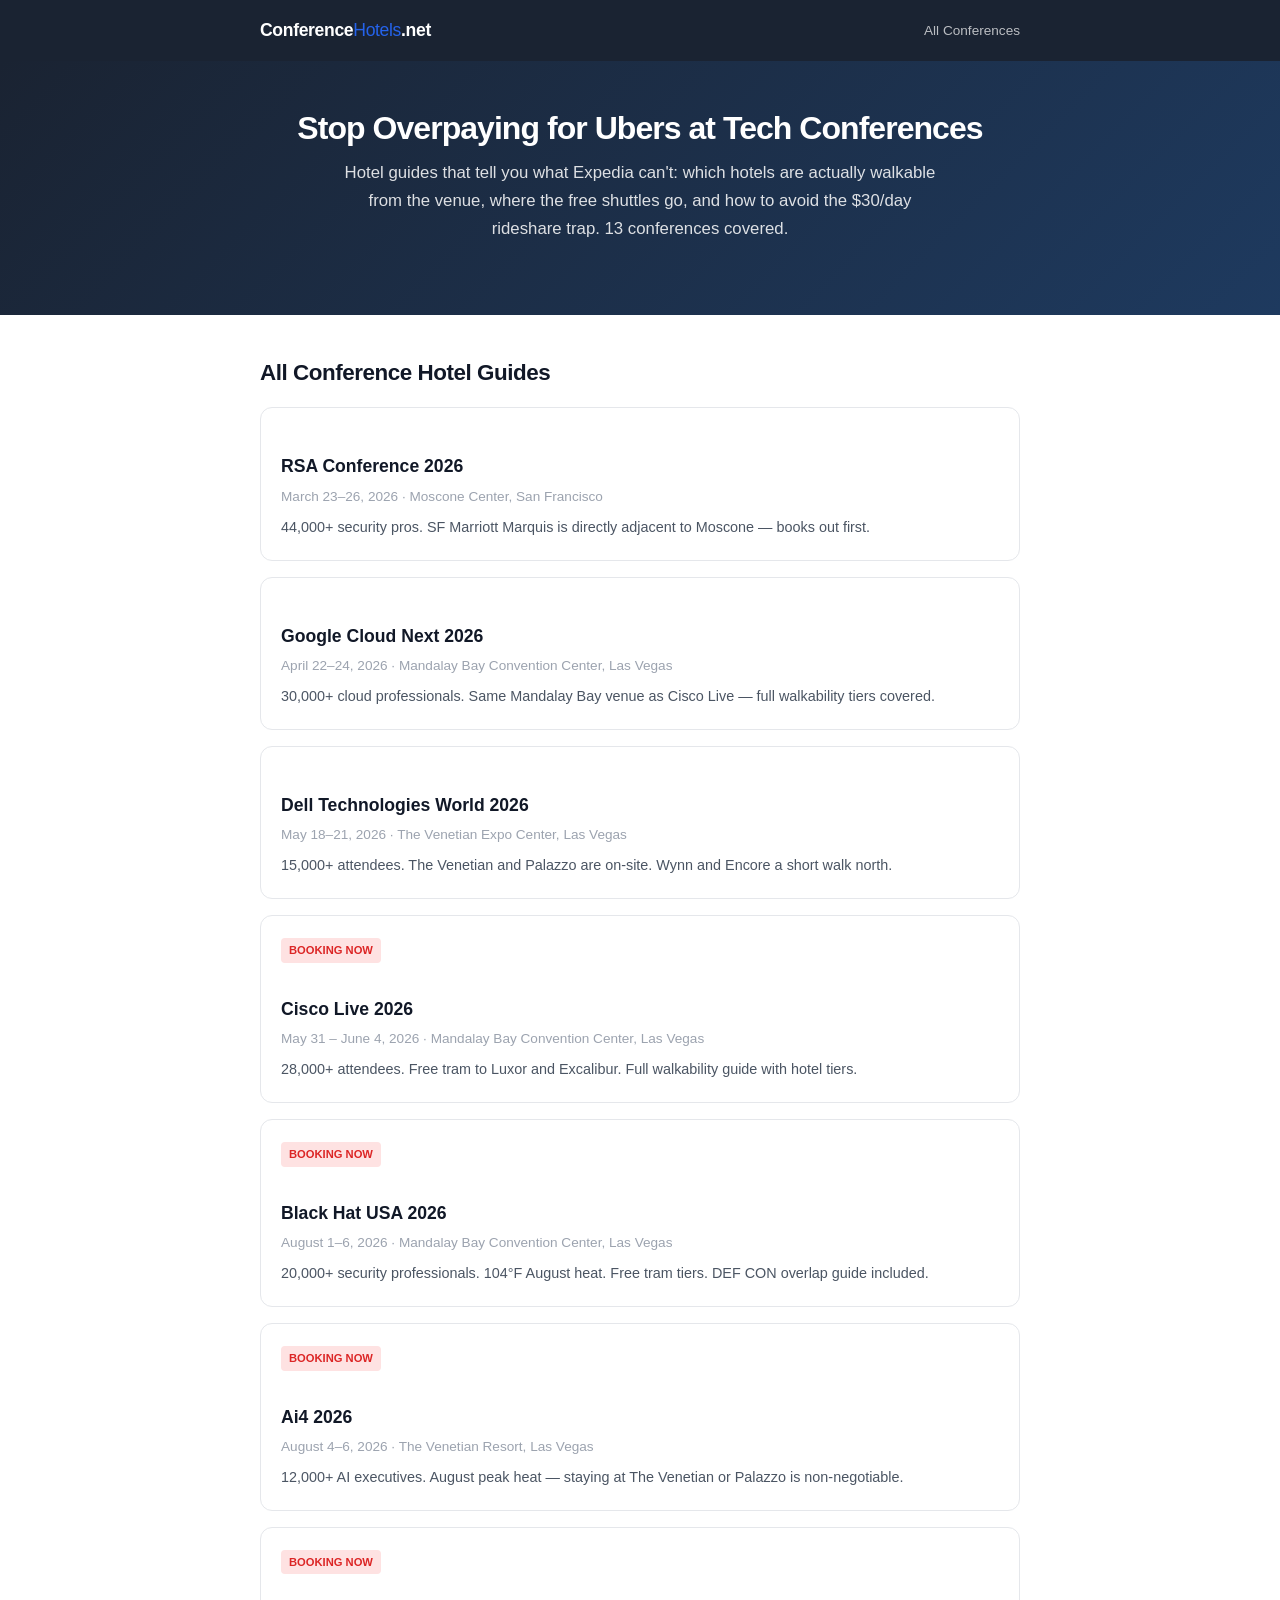
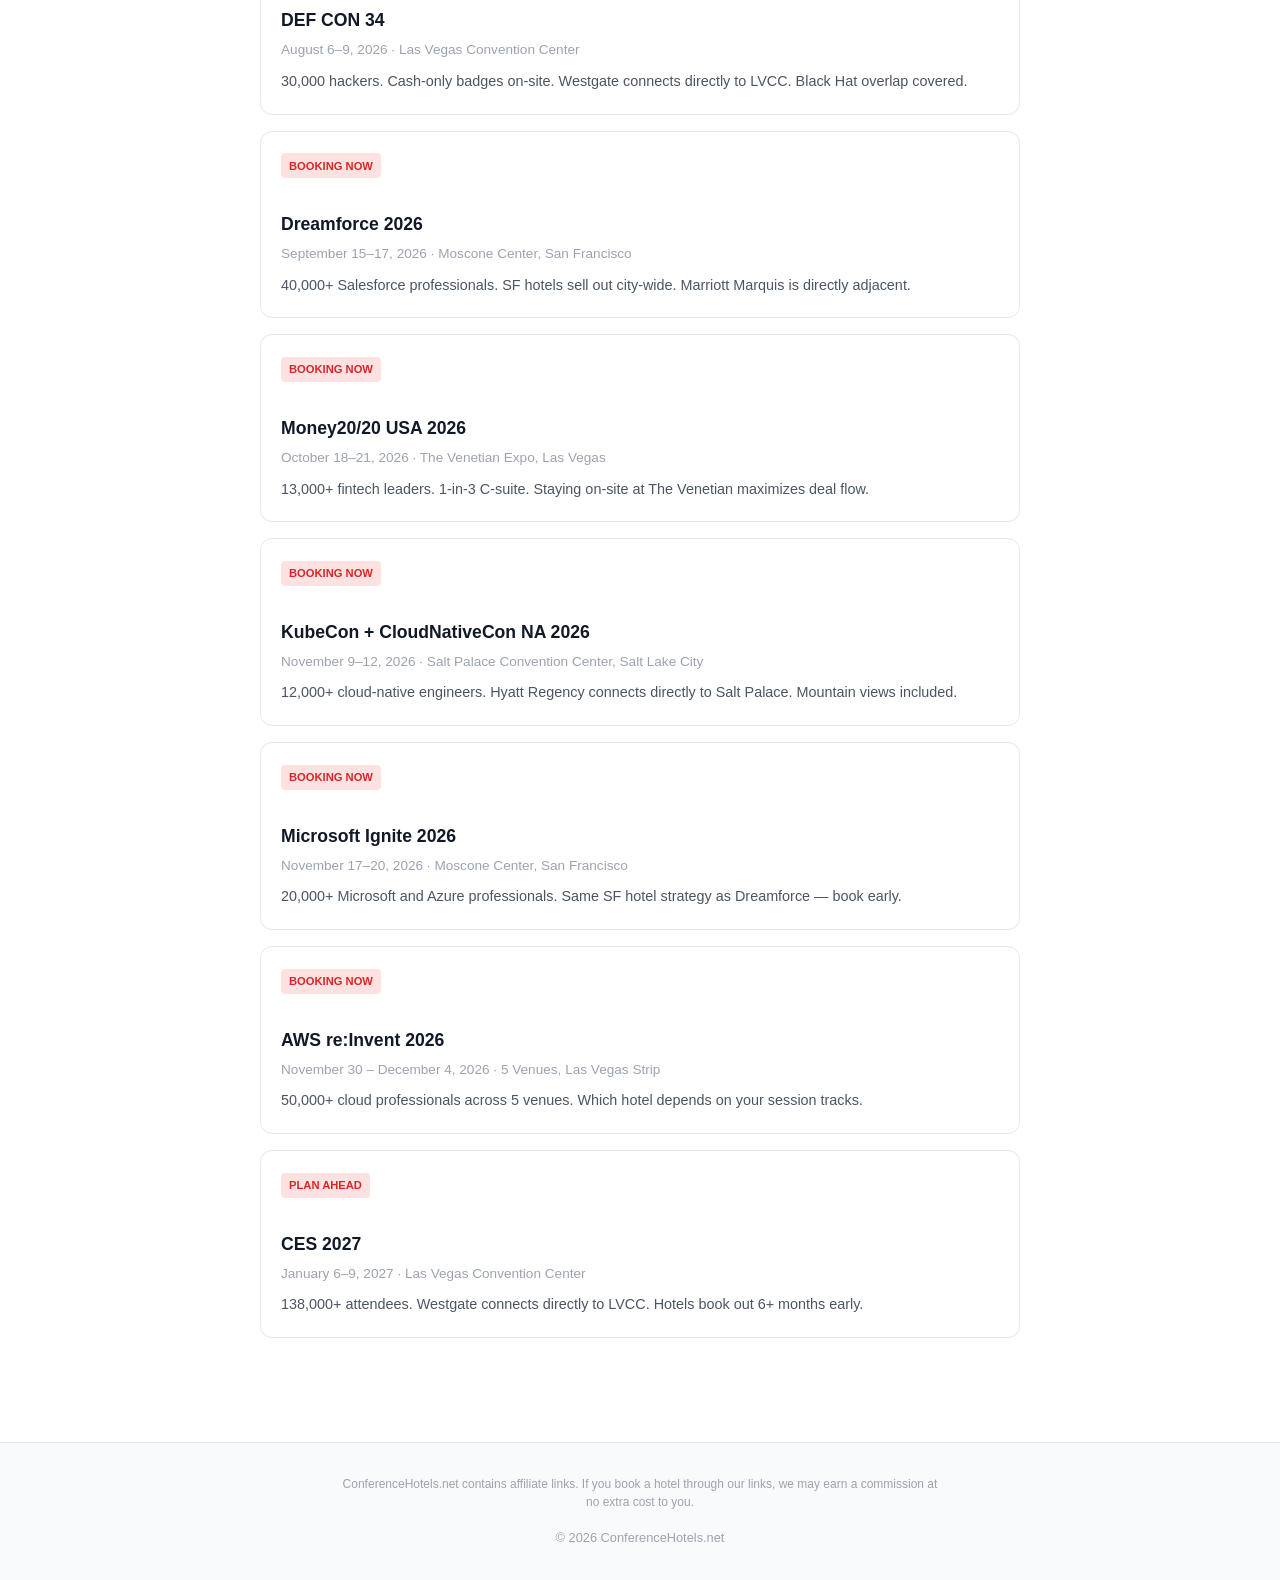
<file: index.html>
<!DOCTYPE html>
<html lang="en">
<head>
    <meta charset="UTF-8">
    <meta name="viewport" content="width=device-width, initial-scale=1.0">
    <title>Conference Hotels — Hotel Guides for Tech Conferences 2026–2027</title>
    <meta name="description" content="Find the best hotels near major tech conferences. Walkability guides, transport tips, and direct booking links for Cisco Live, Black Hat, DEF CON, CES, Dreamforce, AWS re:Invent, and more.">
    <link rel="canonical" href="https://conferencehotels.net/">
    <meta name="google-site-verification" content="J3U2SEmcypv307ivO7h_2_zQb-S7PcGPleN_Dxt6Fdo" />
    <meta property="og:title" content="Conference Hotels — Where to Stay for Tech Conferences 2026–2027">
    <meta property="og:description" content="Hotel guides with walkability info for major tech conferences. Stop overpaying for Ubers.">
    <meta property="og:url" content="https://conferencehotels.net/">
    <meta property="og:type" content="website">
    <link rel="stylesheet" href="styles.css">
</head>
<body>
    <header>
        <div class="container">
            <a href="/" class="logo">Conference<span>Hotels</span>.net</a>
            <nav>
                <a href="/conferences">All Conferences</a>
            </nav>
        </div>
    </header>

    <section class="hero">
        <div class="container">
            <h1>Stop Overpaying for Ubers at Tech Conferences</h1>
            <p>Hotel guides that tell you what Expedia can't: which hotels are actually walkable from the venue, where the free shuttles go, and how to avoid the $30/day rideshare trap. 13 conferences covered.</p>
        </div>
    </section>

    <div class="content">
        <div class="container">
            <h2>All Conference Hotel Guides</h2>

            <a href="/conferences/rsa-conference-2026" class="conf-card">
                <h3>RSA Conference 2026</h3>
                <div class="conf-card-meta">March 23–26, 2026 · Moscone Center, San Francisco</div>
                <p>44,000+ security pros. SF Marriott Marquis is directly adjacent to Moscone — books out first.</p>
            </a>

            <a href="/conferences/google-cloud-next-2026" class="conf-card">
                <h3 style="border-color:#ff6600">Google Cloud Next 2026</h3>
                <div class="conf-card-meta">April 22–24, 2026 · Mandalay Bay Convention Center, Las Vegas</div>
                <p>30,000+ cloud professionals. Same Mandalay Bay venue as Cisco Live — full walkability tiers covered.</p>
            </a>

            <a href="/conferences/dell-technologies-world-2026" class="conf-card">
                <h3>Dell Technologies World 2026</h3>
                <div class="conf-card-meta">May 18–21, 2026 · The Venetian Expo Center, Las Vegas</div>
                <p>15,000+ attendees. The Venetian and Palazzo are on-site. Wynn and Encore a short walk north.</p>
            </a>

            <a href="/conferences/cisco-live-2026" class="conf-card">
                <span class="conf-badge">Booking Now</span>
                <h3>Cisco Live 2026</h3>
                <div class="conf-card-meta">May 31 – June 4, 2026 · Mandalay Bay Convention Center, Las Vegas</div>
                <p>28,000+ attendees. Free tram to Luxor and Excalibur. Full walkability guide with hotel tiers.</p>
            </a>

            <a href="/conferences/black-hat-2026" class="conf-card">
                <span class="conf-badge">Booking Now</span>
                <h3>Black Hat USA 2026</h3>
                <div class="conf-card-meta">August 1–6, 2026 · Mandalay Bay Convention Center, Las Vegas</div>
                <p>20,000+ security professionals. 104°F August heat. Free tram tiers. DEF CON overlap guide included.</p>
            </a>

            <a href="/conferences/ai4-2026" class="conf-card">
                <span class="conf-badge">Booking Now</span>
                <h3>Ai4 2026</h3>
                <div class="conf-card-meta">August 4–6, 2026 · The Venetian Resort, Las Vegas</div>
                <p>12,000+ AI executives. August peak heat — staying at The Venetian or Palazzo is non-negotiable.</p>
            </a>

            <a href="/conferences/defcon-2026" class="conf-card">
                <span class="conf-badge">Booking Now</span>
                <h3>DEF CON 34</h3>
                <div class="conf-card-meta">August 6–9, 2026 · Las Vegas Convention Center</div>
                <p>30,000 hackers. Cash-only badges on-site. Westgate connects directly to LVCC. Black Hat overlap covered.</p>
            </a>

            <a href="/conferences/dreamforce-2026" class="conf-card">
                <span class="conf-badge">Booking Now</span>
                <h3>Dreamforce 2026</h3>
                <div class="conf-card-meta">September 15–17, 2026 · Moscone Center, San Francisco</div>
                <p>40,000+ Salesforce professionals. SF hotels sell out city-wide. Marriott Marquis is directly adjacent.</p>
            </a>

            <a href="/conferences/money20-20-2026" class="conf-card">
                <span class="conf-badge">Booking Now</span>
                <h3>Money20/20 USA 2026</h3>
                <div class="conf-card-meta">October 18–21, 2026 · The Venetian Expo, Las Vegas</div>
                <p>13,000+ fintech leaders. 1-in-3 C-suite. Staying on-site at The Venetian maximizes deal flow.</p>
            </a>

            <a href="/conferences/kubecon-2026" class="conf-card">
                <span class="conf-badge">Booking Now</span>
                <h3>KubeCon + CloudNativeCon NA 2026</h3>
                <div class="conf-card-meta">November 9–12, 2026 · Salt Palace Convention Center, Salt Lake City</div>
                <p>12,000+ cloud-native engineers. Hyatt Regency connects directly to Salt Palace. Mountain views included.</p>
            </a>

            <a href="/conferences/microsoft-ignite-2026" class="conf-card">
                <span class="conf-badge">Booking Now</span>
                <h3>Microsoft Ignite 2026</h3>
                <div class="conf-card-meta">November 17–20, 2026 · Moscone Center, San Francisco</div>
                <p>20,000+ Microsoft and Azure professionals. Same SF hotel strategy as Dreamforce — book early.</p>
            </a>

            <a href="/conferences/aws-reinvent-2026" class="conf-card">
                <span class="conf-badge">Booking Now</span>
                <h3>AWS re:Invent 2026</h3>
                <div class="conf-card-meta">November 30 – December 4, 2026 · 5 Venues, Las Vegas Strip</div>
                <p>50,000+ cloud professionals across 5 venues. Which hotel depends on your session tracks.</p>
            </a>

            <a href="/conferences/ces-2027" class="conf-card">
                <span class="conf-badge">Plan Ahead</span>
                <h3>CES 2027</h3>
                <div class="conf-card-meta">January 6–9, 2027 · Las Vegas Convention Center</div>
                <p>138,000+ attendees. Westgate connects directly to LVCC. Hotels book out 6+ months early.</p>
            </a>
        </div>
    </div>

    <footer>
        <div class="container">
            <p class="disclosure">ConferenceHotels.net contains affiliate links. If you book a hotel through our links, we may earn a commission at no extra cost to you.</p>
            <p>&copy; 2026 ConferenceHotels.net</p>
        </div>
    </footer>
</body>
</html>
</file>
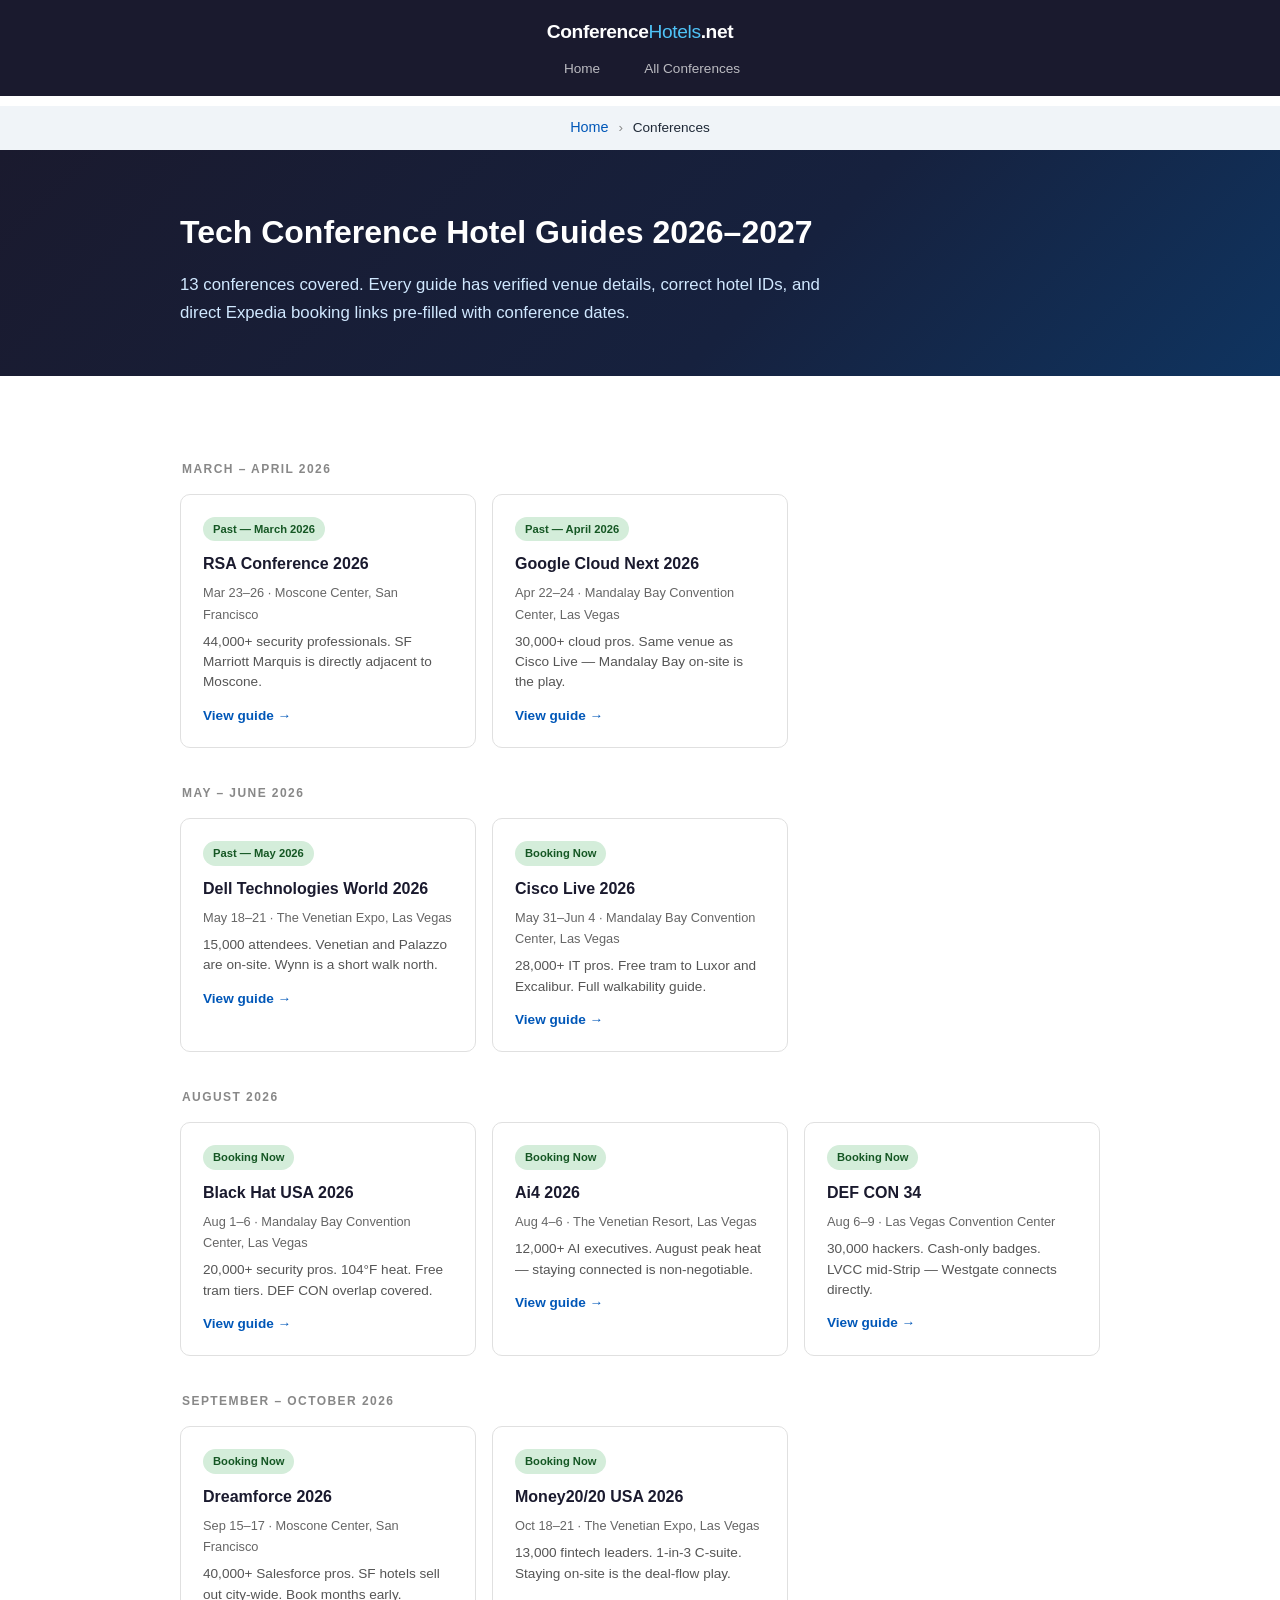
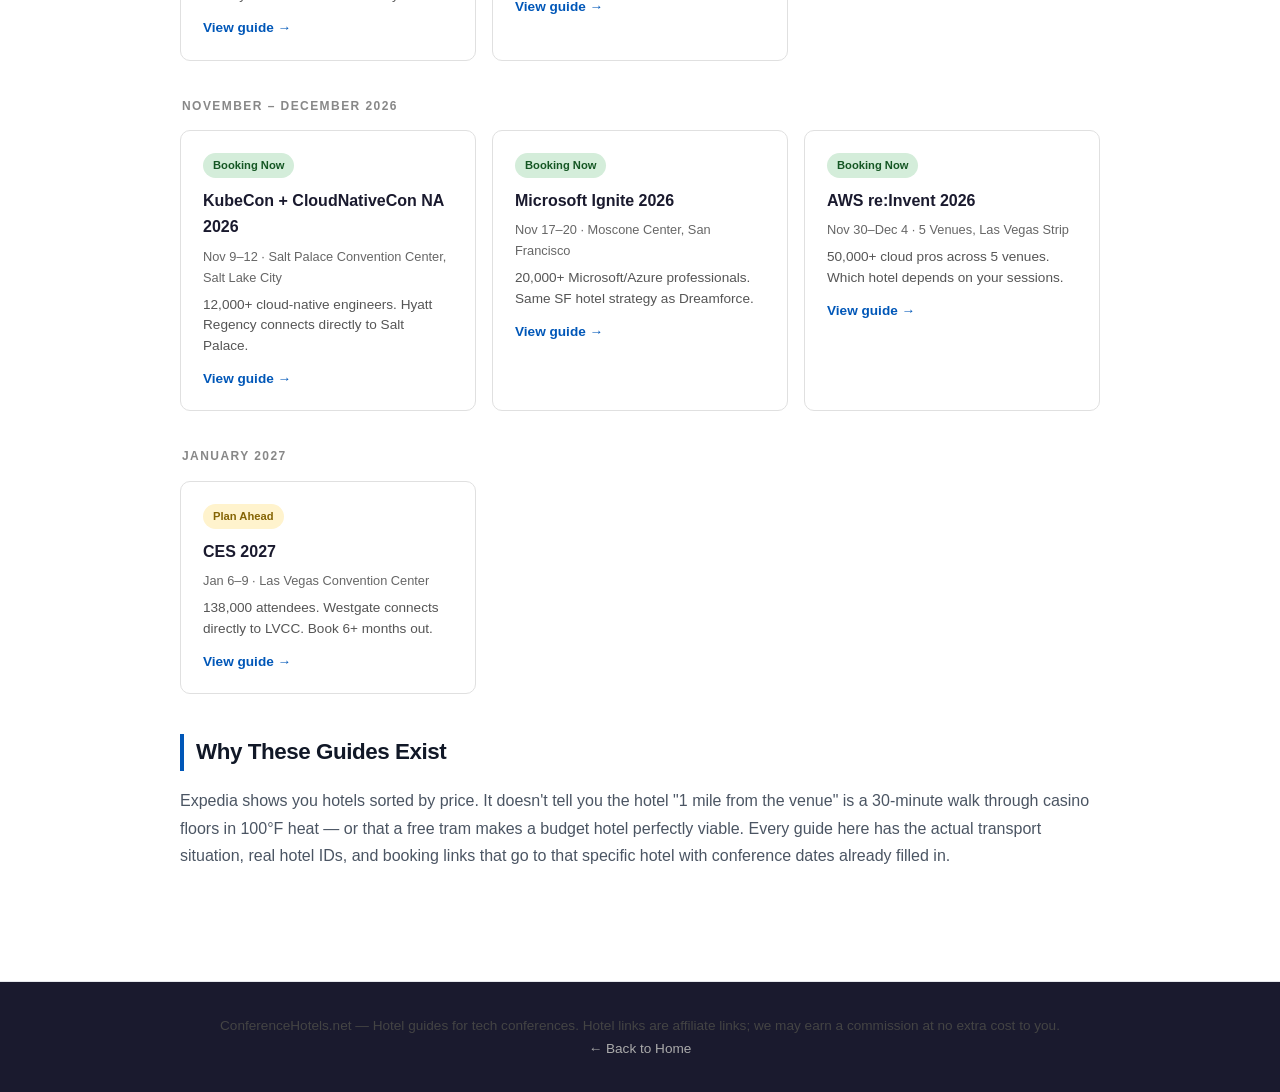
<file: conferences/index.html>
<!DOCTYPE html>
<html lang="en">
<head>
    <meta charset="UTF-8">
    <meta name="viewport" content="width=device-width, initial-scale=1.0">
    <title>Tech Conference Hotel Guides 2026–2027 — ConferenceHotels.net</title>
    <meta name="description" content="Hotel guides for every major tech conference in 2026 and 2027. Walkability tiers, direct booking links, and transport tips for Cisco Live, Black Hat, CES, Dreamforce, AWS re:Invent, and more.">
    <link rel="canonical" href="https://conferencehotels.net/conferences">
    <meta name="google-site-verification" content="J3U2SEmcypv307ivO7h_2_zQb-S7PcGPleN_Dxt6Fdo" />
    <link rel="stylesheet" href="/styles.css">
    <script type="application/ld+json">
    {"@context":"https://schema.org","@type":"CollectionPage","name":"Tech Conference Hotel Guides 2026–2027","description":"Hotel guides for major tech conferences including Cisco Live, Black Hat, CES, Dreamforce, and AWS re:Invent.","url":"https://conferencehotels.net/conferences"}
    </script>
    <style>
        .breadcrumb{background:#f0f4f8;padding:10px 0;font-size:0.85rem}
        .breadcrumb a{color:#0057b8;text-decoration:none}
        .breadcrumb .sep{color:#888;margin:0 6px}
        .hub-hero{background:linear-gradient(135deg,#1a1a2e 0%,#16213e 60%,#0f3460 100%);color:white;padding:56px 0 48px}
        .hub-hero h1{font-size:2rem;margin-bottom:12px}
        .hub-hero p{color:#d0e8ff;font-size:1.05rem;max-width:640px}
        .content{padding:48px 0}
        .container{max-width:960px;margin:0 auto;padding:0 20px}
        .year-label{font-size:0.75rem;font-weight:700;letter-spacing:0.12em;text-transform:uppercase;color:#888;margin:36px 0 14px;padding-left:2px}
        .conf-grid{display:grid;grid-template-columns:repeat(auto-fill,minmax(280px,1fr));gap:16px;margin-bottom:8px}
        .conf-tile{display:block;border:1px solid #e0e0e0;border-radius:10px;padding:20px 22px;text-decoration:none;color:inherit;background:white;transition:all .15s}
        .conf-tile:hover{border-color:#0057b8;box-shadow:0 3px 14px rgba(0,87,184,0.12);transform:translateY(-2px)}
        .conf-tile .badge{display:inline-block;font-size:0.7rem;font-weight:700;padding:3px 10px;border-radius:20px;margin-bottom:10px}
        .badge-live{background:#d4edda;color:#155724}
        .badge-plan{background:#fff3cd;color:#856404}
        .conf-tile h3{font-size:1rem;margin:0 0 5px;color:#1a1a2e}
        .conf-tile .meta{font-size:0.8rem;color:#666;margin-bottom:7px}
        .conf-tile .desc{font-size:0.85rem;color:#555;line-height:1.5;margin:0}
        .conf-tile .arrow{display:block;margin-top:12px;font-size:0.85rem;color:#0057b8;font-weight:600}
        h2{font-size:1.3rem;color:#1a1a2e;border-left:4px solid #0057b8;padding-left:12px;margin:40px 0 14px}
        p{line-height:1.7;color:#444}
        footer{background:#1a1a2e;color:#aaa;text-align:center;padding:32px 20px;font-size:0.85rem}
        footer a{color:#aaa}
        header{background:#1a1a2e;padding:16px 0}
        .logo{color:white;text-decoration:none;font-size:1.2rem;font-weight:700}
        .logo span{color:#4fc3f7}
        nav{display:flex;gap:20px;margin-top:10px}
        nav a{color:#aaa;text-decoration:none;font-size:0.9rem}
        nav a:hover{color:white}
        header .container{display:flex;flex-direction:column}
    </style>
    <script type="application/ld+json">
    {"@context":"https://schema.org","@type":"ItemList","name":"Tech Conference Hotel Guides 2026–2027",
    "itemListElement":[
        {"@type":"ListItem","position":1,"name":"RSA Conference 2026 Hotels","url":"https://conferencehotels.net/conferences/rsa-conference-2026"},
        {"@type":"ListItem","position":2,"name":"Google Cloud Next 2026 Hotels","url":"https://conferencehotels.net/conferences/google-cloud-next-2026"},
        {"@type":"ListItem","position":3,"name":"Dell Technologies World 2026 Hotels","url":"https://conferencehotels.net/conferences/dell-technologies-world-2026"},
        {"@type":"ListItem","position":4,"name":"Cisco Live 2026 Hotels","url":"https://conferencehotels.net/conferences/cisco-live-2026"},
        {"@type":"ListItem","position":5,"name":"Black Hat USA 2026 Hotels","url":"https://conferencehotels.net/conferences/black-hat-2026"},
        {"@type":"ListItem","position":6,"name":"Ai4 2026 Hotels","url":"https://conferencehotels.net/conferences/ai4-2026"},
        {"@type":"ListItem","position":7,"name":"DEF CON 34 Hotels","url":"https://conferencehotels.net/conferences/defcon-2026"},
        {"@type":"ListItem","position":8,"name":"Dreamforce 2026 Hotels","url":"https://conferencehotels.net/conferences/dreamforce-2026"},
        {"@type":"ListItem","position":9,"name":"Money20/20 USA 2026 Hotels","url":"https://conferencehotels.net/conferences/money20-20-2026"},
        {"@type":"ListItem","position":10,"name":"KubeCon 2026 Hotels","url":"https://conferencehotels.net/conferences/kubecon-2026"},
        {"@type":"ListItem","position":11,"name":"Microsoft Ignite 2026 Hotels","url":"https://conferencehotels.net/conferences/microsoft-ignite-2026"},
        {"@type":"ListItem","position":12,"name":"AWS re:Invent 2026 Hotels","url":"https://conferencehotels.net/conferences/aws-reinvent-2026"},
        {"@type":"ListItem","position":13,"name":"CES 2027 Hotels","url":"https://conferencehotels.net/conferences/ces-2027"}
    ]}
    </script>
</head>
<body>
    <header>
        <div class="container">
            <a href="/" class="logo">Conference<span>Hotels</span>.net</a>
            <nav><a href="/">Home</a><a href="/conferences">All Conferences</a></nav>
        </div>
    </header>
    <nav class="breadcrumb">
        <div class="container">
            <a href="/">Home</a> <span class="sep">›</span> <span>Conferences</span>
        </div>
    </nav>

    <section class="hub-hero">
        <div class="container">
            <h1>Tech Conference Hotel Guides 2026–2027</h1>
            <p>13 conferences covered. Every guide has verified venue details, correct hotel IDs, and direct Expedia booking links pre-filled with conference dates.</p>
        </div>
    </section>

    <div class="content">
        <div class="container">

            <div class="year-label">March – April 2026</div>
            <div class="conf-grid">
                <a href="/conferences/rsa-conference-2026" class="conf-tile">
                    <span class="badge badge-live">Past — March 2026</span>
                    <h3>RSA Conference 2026</h3>
                    <div class="meta">Mar 23–26 · Moscone Center, San Francisco</div>
                    <p class="desc">44,000+ security professionals. SF Marriott Marquis is directly adjacent to Moscone.</p>
                    <span class="arrow">View guide →</span>
                </a>
                <a href="/conferences/google-cloud-next-2026" class="conf-tile">
                    <span class="badge badge-live">Past — April 2026</span>
                    <h3 style="border-color:#ff6600">Google Cloud Next 2026</h3>
                    <div class="meta">Apr 22–24 · Mandalay Bay Convention Center, Las Vegas</div>
                    <p class="desc">30,000+ cloud pros. Same venue as Cisco Live — Mandalay Bay on-site is the play.</p>
                    <span class="arrow">View guide →</span>
                </a>
            </div>

            <div class="year-label">May – June 2026</div>
            <div class="conf-grid">
                <a href="/conferences/dell-technologies-world-2026" class="conf-tile">
                    <span class="badge badge-live">Past — May 2026</span>
                    <h3>Dell Technologies World 2026</h3>
                    <div class="meta">May 18–21 · The Venetian Expo, Las Vegas</div>
                    <p class="desc">15,000 attendees. Venetian and Palazzo are on-site. Wynn is a short walk north.</p>
                    <span class="arrow">View guide →</span>
                </a>
                <a href="/conferences/cisco-live-2026" class="conf-tile">
                    <span class="badge badge-live">Booking Now</span>
                    <h3>Cisco Live 2026</h3>
                    <div class="meta">May 31–Jun 4 · Mandalay Bay Convention Center, Las Vegas</div>
                    <p class="desc">28,000+ IT pros. Free tram to Luxor and Excalibur. Full walkability guide.</p>
                    <span class="arrow">View guide →</span>
                </a>
            </div>

            <div class="year-label">August 2026</div>
            <div class="conf-grid">
                <a href="/conferences/black-hat-2026" class="conf-tile">
                    <span class="badge badge-live">Booking Now</span>
                    <h3>Black Hat USA 2026</h3>
                    <div class="meta">Aug 1–6 · Mandalay Bay Convention Center, Las Vegas</div>
                    <p class="desc">20,000+ security pros. 104°F heat. Free tram tiers. DEF CON overlap covered.</p>
                    <span class="arrow">View guide →</span>
                </a>
                <a href="/conferences/ai4-2026" class="conf-tile">
                    <span class="badge badge-live">Booking Now</span>
                    <h3>Ai4 2026</h3>
                    <div class="meta">Aug 4–6 · The Venetian Resort, Las Vegas</div>
                    <p class="desc">12,000+ AI executives. August peak heat — staying connected is non-negotiable.</p>
                    <span class="arrow">View guide →</span>
                </a>
                <a href="/conferences/defcon-2026" class="conf-tile">
                    <span class="badge badge-live">Booking Now</span>
                    <h3>DEF CON 34</h3>
                    <div class="meta">Aug 6–9 · Las Vegas Convention Center</div>
                    <p class="desc">30,000 hackers. Cash-only badges. LVCC mid-Strip — Westgate connects directly.</p>
                    <span class="arrow">View guide →</span>
                </a>
            </div>

            <div class="year-label">September – October 2026</div>
            <div class="conf-grid">
                <a href="/conferences/dreamforce-2026" class="conf-tile">
                    <span class="badge badge-live">Booking Now</span>
                    <h3>Dreamforce 2026</h3>
                    <div class="meta">Sep 15–17 · Moscone Center, San Francisco</div>
                    <p class="desc">40,000+ Salesforce pros. SF hotels sell out city-wide. Book months early.</p>
                    <span class="arrow">View guide →</span>
                </a>
                <a href="/conferences/money20-20-2026" class="conf-tile">
                    <span class="badge badge-live">Booking Now</span>
                    <h3>Money20/20 USA 2026</h3>
                    <div class="meta">Oct 18–21 · The Venetian Expo, Las Vegas</div>
                    <p class="desc">13,000 fintech leaders. 1-in-3 C-suite. Staying on-site is the deal-flow play.</p>
                    <span class="arrow">View guide →</span>
                </a>
            </div>

            <div class="year-label">November – December 2026</div>
            <div class="conf-grid">
                <a href="/conferences/kubecon-2026" class="conf-tile">
                    <span class="badge badge-live">Booking Now</span>
                    <h3>KubeCon + CloudNativeCon NA 2026</h3>
                    <div class="meta">Nov 9–12 · Salt Palace Convention Center, Salt Lake City</div>
                    <p class="desc">12,000+ cloud-native engineers. Hyatt Regency connects directly to Salt Palace.</p>
                    <span class="arrow">View guide →</span>
                </a>
                <a href="/conferences/microsoft-ignite-2026" class="conf-tile">
                    <span class="badge badge-live">Booking Now</span>
                    <h3>Microsoft Ignite 2026</h3>
                    <div class="meta">Nov 17–20 · Moscone Center, San Francisco</div>
                    <p class="desc">20,000+ Microsoft/Azure professionals. Same SF hotel strategy as Dreamforce.</p>
                    <span class="arrow">View guide →</span>
                </a>
                <a href="/conferences/aws-reinvent-2026" class="conf-tile">
                    <span class="badge badge-live">Booking Now</span>
                    <h3>AWS re:Invent 2026</h3>
                    <div class="meta">Nov 30–Dec 4 · 5 Venues, Las Vegas Strip</div>
                    <p class="desc">50,000+ cloud pros across 5 venues. Which hotel depends on your sessions.</p>
                    <span class="arrow">View guide →</span>
                </a>
            </div>

            <div class="year-label">January 2027</div>
            <div class="conf-grid">
                <a href="/conferences/ces-2027" class="conf-tile">
                    <span class="badge badge-plan">Plan Ahead</span>
                    <h3>CES 2027</h3>
                    <div class="meta">Jan 6–9 · Las Vegas Convention Center</div>
                    <p class="desc">138,000 attendees. Westgate connects directly to LVCC. Book 6+ months out.</p>
                    <span class="arrow">View guide →</span>
                </a>
            </div>

            <h2>Why These Guides Exist</h2>
            <p>Expedia shows you hotels sorted by price. It doesn't tell you the hotel "1 mile from the venue" is a 30-minute walk through casino floors in 100°F heat — or that a free tram makes a budget hotel perfectly viable. Every guide here has the actual transport situation, real hotel IDs, and booking links that go to that specific hotel with conference dates already filled in.</p>

        </div>
    </div>

    <footer>
        <div class="container">
            <p>ConferenceHotels.net — Hotel guides for tech conferences. Hotel links are affiliate links; we may earn a commission at no extra cost to you.</p>
            <p><a href="/">← Back to Home</a></p>
        </div>
    </footer>
</body>
</html>
</file>
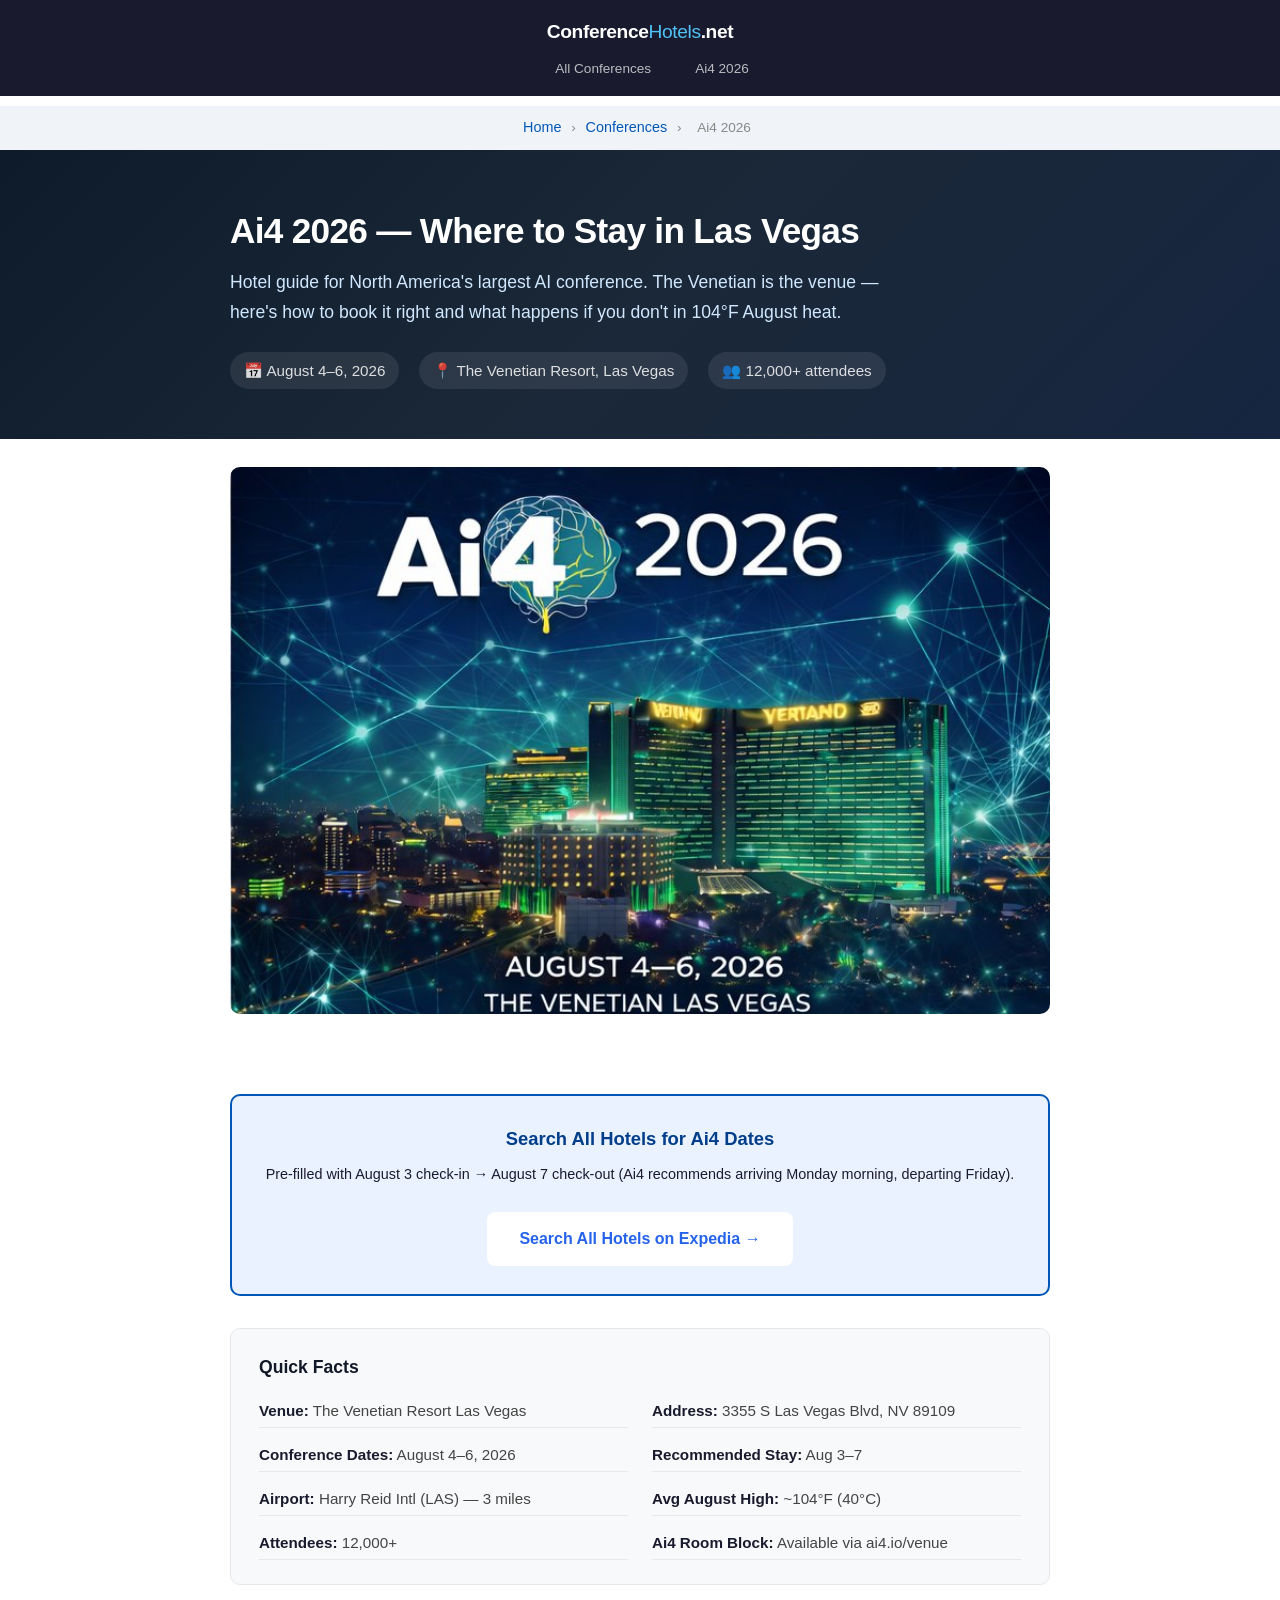
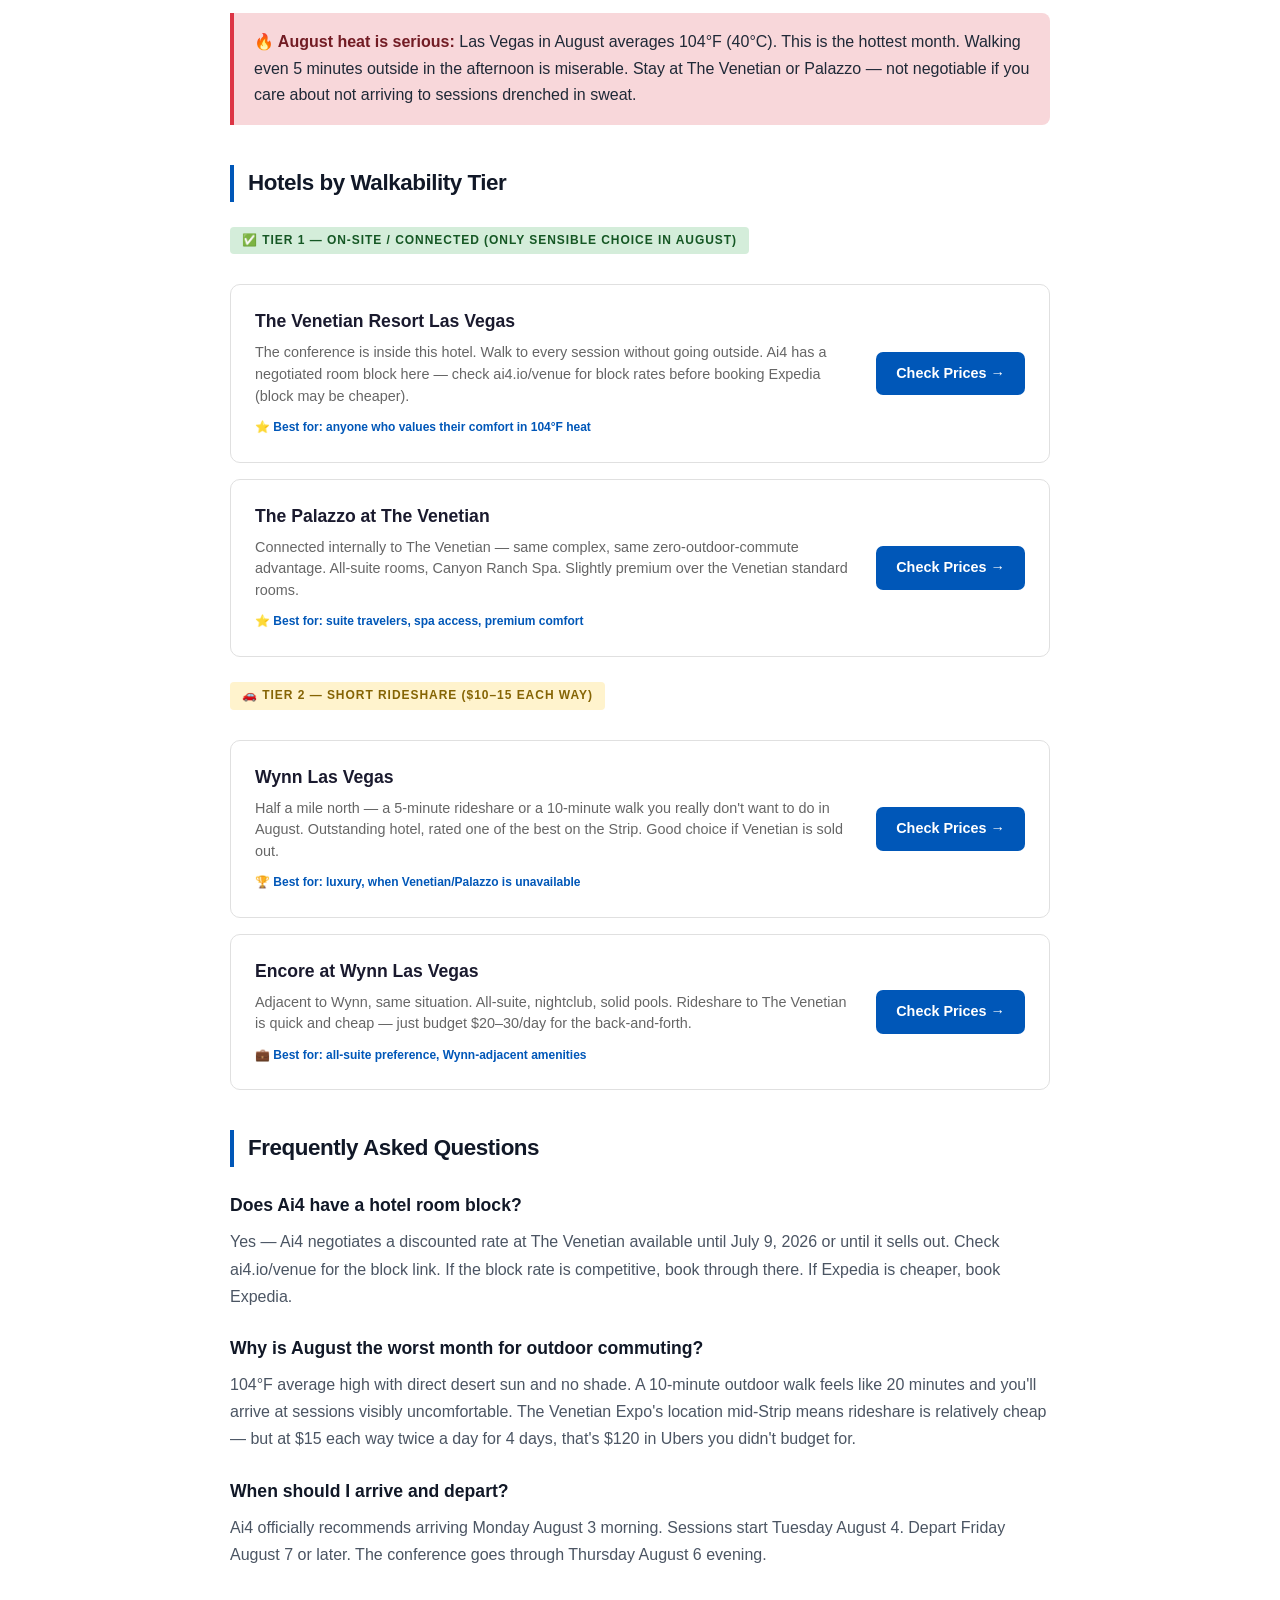
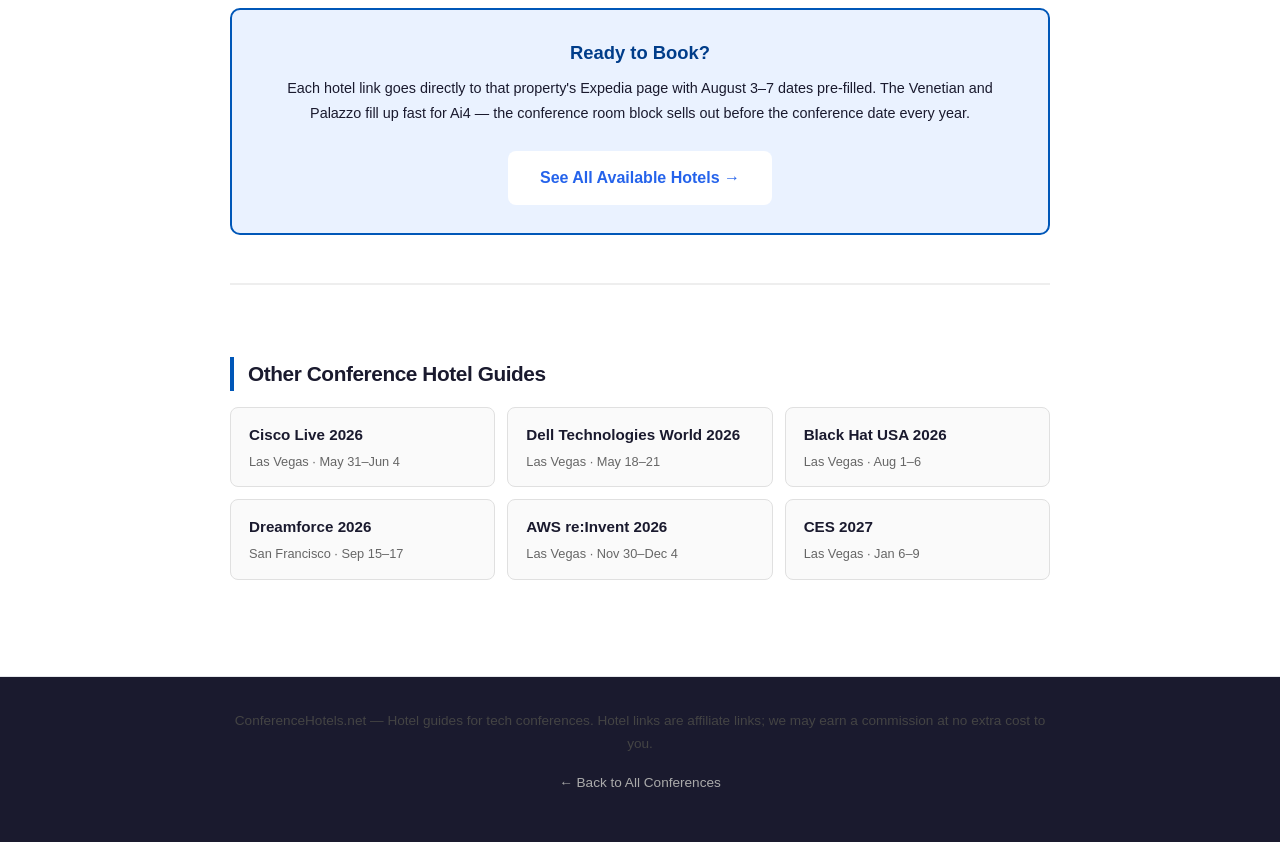
<file: conferences/ai4-2026.html>
<!DOCTYPE html>
<html lang="en">
<head>
    <meta charset="UTF-8">
    <meta name="viewport" content="width=device-width, initial-scale=1.0">
    <title>Ai4 2026 Hotels — Best Places to Stay Near The Venetian Las Vegas</title>
    <meta name="description" content="Hotel guide for Ai4 2026 in Las Vegas. Walkability tiers and direct booking links for The Venetian, August 4–6, 2026.">
    <link rel="canonical" href="https://conferencehotels.net/conferences/ai4-2026">
    <meta name="google-site-verification" content="J3U2SEmcypv307ivO7h_2_zQb-S7PcGPleN_Dxt6Fdo" />
    <meta property="og:title" content="Ai4 2026 Hotels — Where to Stay in Las Vegas">
    <meta property="og:description" content="Hotel walkability guide for Ai4 2026 at The Venetian, Las Vegas. Direct Expedia booking links with August dates pre-filled.">
    <meta property="og:url" content="https://conferencehotels.net/conferences/ai4-2026">
    <meta property="og:type" content="article">
    <meta property="og:image" content="https://conferencehotels.net/images/ai4-2026.png">
    <meta name="twitter:card" content="summary_large_image">
    <meta name="twitter:image" content="https://conferencehotels.net/images/ai4-2026.png">
    <link rel="stylesheet" href="/styles.css">
    <script type="application/ld+json">
    {
        "@context": "https://schema.org",
        "@type": "Event",
        "name": "Ai4 2026",
        "startDate": "2026-08-04",
        "endDate": "2026-08-06",
        "eventStatus": "https://schema.org/EventScheduled",
        "eventAttendanceMode": "https://schema.org/OfflineEventAttendanceMode",
        "location": {
            "@type": "Place",
            "name": "The Venetian Resort Las Vegas",
            "address": {
                "@type": "PostalAddress",
                "streetAddress": "3355 S Las Vegas Blvd",
                "addressLocality": "Las Vegas",
                "addressRegion": "NV",
                "postalCode": "89109"
            }
        },
        "description": "Ai4 2026 — North America's largest artificial intelligence industry event, with 12,000+ attendees at The Venetian Las Vegas.",
        "image": "https://conferencehotels.net/images/ai4-2026.png",
        "organizer": { "@type": "Organization", "name": "Ai4", "url": "https://ai4.io" },
        "performer": { "@type": "Organization", "name": "Ai4" },
        "offers": {
            "@type": "Offer",
            "name": "Hotel Accommodations",
            "url": "https://conferencehotels.net/conferences/ai4-2026",
            "availability": "https://schema.org/InStock",
            "price": "0",
            "priceCurrency": "USD",
            "validFrom": "2026-01-01"
        }
    }
    </script>
    <script type="application/ld+json">
    {
        "@context": "https://schema.org",
        "@type": "FAQPage",
        "mainEntity": [
            {
                "@type": "Question",
                "name": "Where is Ai4 2026 held?",
                "acceptedAnswer": { "@type": "Answer", "text": "Ai4 2026 is held at The Venetian Resort Las Vegas, 3355 S Las Vegas Blvd, Las Vegas, NV 89109." }
            },
            {
                "@type": "Question",
                "name": "What are the dates for Ai4 2026?",
                "acceptedAnswer": { "@type": "Answer", "text": "Ai4 2026 runs August 4–6, 2026. Ai4 recommends arriving by Monday August 3 and departing August 7." }
            },
            {
                "@type": "Question",
                "name": "How hot is Las Vegas for Ai4 in August?",
                "acceptedAnswer": { "@type": "Answer", "text": "August is peak heat in Las Vegas — average highs exceed 104°F (40°C). Stay at The Venetian or a directly connected hotel. Outdoor walking in August midday is brutal." }
            }
        ]
    }
    </script>
    <style>
        .conf-hero { background: linear-gradient(135deg, #0d1b2a 0%, #1b2838 50%, #162540 100%); color: white; padding: 60px 0 50px; }
        .conf-hero h1 { font-size: 2.2rem; margin-bottom: 16px; }
        .conf-hero p { font-size: 1.1rem; color: #d0e8ff; max-width: 680px; margin-bottom: 24px; }
        .conf-meta { display: flex; gap: 20px; flex-wrap: wrap; font-size: 0.95rem; }
        .conf-meta span { background: rgba(255,255,255,0.1); padding: 6px 14px; border-radius: 20px; }
        .content { padding: 48px 0; }
        .container { max-width: 860px; margin: 0 auto; padding: 0 20px; }
        h2 { font-size: 1.6rem; margin: 40px 0 16px; color: #1a1a2e; border-left: 4px solid #0057b8; padding-left: 14px; }
        h3 { font-size: 1.2rem; margin: 28px 0 10px; color: #1a1a2e; }
        p { line-height: 1.7; color: #444; margin-bottom: 16px; }
        .cta-block { background: #eaf2ff; border: 2px solid #0057b8; border-radius: 10px; padding: 28px 32px; margin: 32px 0; }
        .cta-block h3 { margin-top: 0; color: #003d8a; }
        .cta-block p { color: #1a1a2e !important; }
        .cta { display: inline-block; background: #0057b8; color: white; padding: 14px 28px; border-radius: 8px; text-decoration: none; font-weight: 600; font-size: 1rem; margin-top: 10px; }
        .cta:hover { background: #003d8a; }
        .tier-label { display: inline-block; font-size: 0.75rem; font-weight: 700; letter-spacing: 0.08em; text-transform: uppercase; padding: 4px 12px; border-radius: 4px; margin-bottom: 14px; }
        .tier-label.green { background: #d4edda; color: #155724; }
        .tier-label.yellow { background: #fff3cd; color: #856404; }
        .tier-label.orange { background: #ffe8cc; color: #7c4700; }
        .hotel-card { border: 1px solid #e0e0e0; border-radius: 10px; padding: 22px 24px; margin: 16px 0; display: flex; justify-content: space-between; align-items: flex-start; gap: 20px; background: white; }
        .hotel-card:hover { border-color: #0057b8; box-shadow: 0 2px 12px rgba(0,87,184,0.1); }
        .hotel-info h4 { margin: 0 0 6px; font-size: 1.1rem; color: #1a1a2e; }
        .hotel-info p { margin: 0 0 6px; font-size: 0.9rem; color: #666; line-height: 1.5; }
        .hotel-tag { font-size: 0.75rem; color: #0057b8; font-weight: 600; }
        .check-prices { display: inline-block; background: #0057b8; color: white; padding: 10px 20px; border-radius: 7px; text-decoration: none; font-weight: 600; font-size: 0.9rem; white-space: nowrap; flex-shrink: 0; align-self: center; }
        .check-prices:hover { background: #003d8a; }
        .quick-facts { background: #f8f9fa; border-radius: 10px; padding: 24px 28px; margin: 28px 0; }
        .quick-facts h3 { margin-top: 0; }
        .fact-grid { display: grid; grid-template-columns: 1fr 1fr; gap: 10px 24px; }
        .fact { font-size: 0.95rem; color: #444; padding: 4px 0; border-bottom: 1px solid #e8e8e8; }
        .fact strong { color: #1a1a2e; }
        .heat-warning { background: #f8d7da; border-left: 4px solid #dc3545; padding: 16px 20px; border-radius: 0 8px 8px 0; margin: 28px 0; }
        .heat-warning strong { color: #721c24; }
        footer { background: #1a1a2e; color: #aaa; text-align: center; padding: 32px 20px; font-size: 0.85rem; }
        footer a { color: #aaa; }
        header { background: #1a1a2e; padding: 16px 0; }
        .logo { color: white; text-decoration: none; font-size: 1.2rem; font-weight: 700; }
        .logo span { color: #4fc3f7; }
        nav { display: flex; gap: 20px; margin-top: 10px; }
        nav a { color: #aaa; text-decoration: none; font-size: 0.9rem; }
        nav a:hover { color: white; }
        header .container { display: flex; flex-direction: column; }
        @media (max-width: 600px) { .conf-hero h1 { font-size: 1.6rem; } .hotel-card { flex-direction: column; } .fact-grid { grid-template-columns: 1fr; } }
    
    .breadcrumb { background: #f0f4f8; padding: 10px 0; font-size: 0.85rem; }
    .breadcrumb a { color: #0057b8; text-decoration: none; }
    .breadcrumb span { color: #888; margin: 0 6px; }
    .related-section { margin: 48px 0 0; border-top: 2px solid #eee; padding-top: 32px; }
    .related-section h2 { font-size: 1.3rem; margin-bottom: 16px; color: #1a1a2e; border-left: 4px solid #0057b8; padding-left: 14px; }
    .related-grid { display: grid; grid-template-columns: repeat(auto-fill, minmax(240px, 1fr)); gap: 12px; }
    .related-link { display: flex; flex-direction: column; padding: 14px 18px; border: 1px solid #e0e0e0; border-radius: 8px; text-decoration: none; color: inherit; background: #fafafa; }
    .related-link:hover { border-color: #0057b8; background: #f0f7ff; }
    .related-link strong { font-size: 0.95rem; color: #1a1a2e; margin-bottom: 4px; }
    .related-link span { font-size: 0.8rem; color: #666; }

    </style>
</head>
<body>
    <header>
        <div class="container">
            <a href="/" class="logo">Conference<span>Hotels</span>.net</a>
            <nav><a href="/">All Conferences</a><a href="/conferences/ai4-2026">Ai4 2026</a></nav>
        </div>
    </header>
    <nav class="breadcrumb" aria-label="breadcrumb">
        <div class="container">
            <a href="/">Home</a> <span>›</span>
            <a href="/conferences">Conferences</a> <span>›</span>
            <span>Ai4 2026</span>
        </div>
    </nav>

    <section class="conf-hero">
        <div class="container">
            <h1>Ai4 2026 — Where to Stay in Las Vegas</h1>
            <p>Hotel guide for North America's largest AI conference. The Venetian is the venue — here's how to book it right and what happens if you don't in 104°F August heat.</p>
            <div class="conf-meta">
                <span>📅 August 4–6, 2026</span>
                <span>📍 The Venetian Resort, Las Vegas</span>
                <span>👥 12,000+ attendees</span>
            </div>
        </div>
    </section>

    <div style="max-width:860px;margin:0 auto;padding:0 20px;">
        <img src="/images/ai4-2026.png"
             alt="Ai4 2026 — August 4–6, The Venetian Las Vegas"
             style="width:100%;border-radius:10px;margin:28px 0 0;display:block;"
             loading="eager">
    </div>
    <div class="content">
        <div class="container">

            <div class="cta-block">
                <h3>Search All Hotels for Ai4 Dates</h3>
                <p>Pre-filled with August 3 check-in → August 7 check-out (Ai4 recommends arriving Monday morning, departing Friday).</p>
                <a href="https://www.expedia.com/Hotel-Search?destination=The+Venetian+Resort+Las+Vegas&startDate=2026-08-03&endDate=2026-08-07&adults=1&clickref=1110l36Chm4K&affcid=US.DIRECT.PHG.1011l415534.1100l68075&ref_id=1110l36Chm4K&my_ad=AFF.US.DIRECT.PHG.1011l415534.1100l68075&afflid=1110l36Chm4K&affdtl=PHG.1110l36Chm4K.PZiam2YfQK" class="cta" target="_blank" rel="nofollow noopener">Search All Hotels on Expedia →</a>
            </div>

            <div class="quick-facts">
                <h3>Quick Facts</h3>
                <div class="fact-grid">
                    <div class="fact"><strong>Venue:</strong> The Venetian Resort Las Vegas</div>
                    <div class="fact"><strong>Address:</strong> 3355 S Las Vegas Blvd, NV 89109</div>
                    <div class="fact"><strong>Conference Dates:</strong> August 4–6, 2026</div>
                    <div class="fact"><strong>Recommended Stay:</strong> Aug 3–7</div>
                    <div class="fact"><strong>Airport:</strong> Harry Reid Intl (LAS) — 3 miles</div>
                    <div class="fact"><strong>Avg August High:</strong> ~104°F (40°C)</div>
                    <div class="fact"><strong>Attendees:</strong> 12,000+</div>
                    <div class="fact"><strong>Ai4 Room Block:</strong> Available via ai4.io/venue</div>
                </div>
            </div>

            <div class="heat-warning">
                <strong>🔥 August heat is serious:</strong> Las Vegas in August averages 104°F (40°C). This is the hottest month. Walking even 5 minutes outside in the afternoon is miserable. Stay at The Venetian or Palazzo — not negotiable if you care about not arriving to sessions drenched in sweat.
            </div>

            <h2>Hotels by Walkability Tier</h2>

            <div style="margin: 24px 0;">
                <span class="tier-label green">✅ Tier 1 — On-Site / Connected (Only sensible choice in August)</span>

                <div class="hotel-card">
                    <div class="hotel-info">
                        <h4>The Venetian Resort Las Vegas</h4>
                        <p>The conference is inside this hotel. Walk to every session without going outside. Ai4 has a negotiated room block here — check ai4.io/venue for block rates before booking Expedia (block may be cheaper).</p>
                        <span class="hotel-tag">⭐ Best for: anyone who values their comfort in 104°F heat</span>
                    </div>
                    <a href="https://www.expedia.com/Las-Vegas-Hotels-The-Venetian-Resort-Las-Vegas.h1443.Hotel-Information?chkin=2026-08-03&chkout=2026-08-07&adults=1&clickref=1110l36Chm4K&affcid=US.DIRECT.PHG.1011l415534.1100l68075&ref_id=1110l36Chm4K&my_ad=AFF.US.DIRECT.PHG.1011l415534.1100l68075&afflid=1110l36Chm4K&affdtl=PHG.1110l36Chm4K.PZiam2YfQK" class="check-prices" target="_blank" rel="nofollow noopener">Check Prices →</a>
                </div>

                <div class="hotel-card">
                    <div class="hotel-info">
                        <h4>The Palazzo at The Venetian</h4>
                        <p>Connected internally to The Venetian — same complex, same zero-outdoor-commute advantage. All-suite rooms, Canyon Ranch Spa. Slightly premium over the Venetian standard rooms.</p>
                        <span class="hotel-tag">⭐ Best for: suite travelers, spa access, premium comfort</span>
                    </div>
                    <a href="https://www.expedia.com/Las-Vegas-Hotels-The-Palazzo-At-The-Venetian.h1769973.Hotel-Information?chkin=2026-08-03&chkout=2026-08-07&adults=1&clickref=1110l36Chm4K&affcid=US.DIRECT.PHG.1011l415534.1100l68075&ref_id=1110l36Chm4K&my_ad=AFF.US.DIRECT.PHG.1011l415534.1100l68075&afflid=1110l36Chm4K&affdtl=PHG.1110l36Chm4K.PZiam2YfQK" class="check-prices" target="_blank" rel="nofollow noopener">Check Prices →</a>
                </div>
            </div>

            <div style="margin: 24px 0;">
                <span class="tier-label yellow">🚗 Tier 2 — Short Rideshare ($10–15 each way)</span>

                <div class="hotel-card">
                    <div class="hotel-info">
                        <h4>Wynn Las Vegas</h4>
                        <p>Half a mile north — a 5-minute rideshare or a 10-minute walk you really don't want to do in August. Outstanding hotel, rated one of the best on the Strip. Good choice if Venetian is sold out.</p>
                        <span class="hotel-tag">🏆 Best for: luxury, when Venetian/Palazzo is unavailable</span>
                    </div>
                    <a href="https://www.expedia.com/Las-Vegas-Hotels-Wynn-Las-Vegas.h1184243.Hotel-Information?chkin=2026-08-03&chkout=2026-08-07&adults=1&clickref=1110l36Chm4K&affcid=US.DIRECT.PHG.1011l415534.1100l68075&ref_id=1110l36Chm4K&my_ad=AFF.US.DIRECT.PHG.1011l415534.1100l68075&afflid=1110l36Chm4K&affdtl=PHG.1110l36Chm4K.PZiam2YfQK" class="check-prices" target="_blank" rel="nofollow noopener">Check Prices →</a>
                </div>

                <div class="hotel-card">
                    <div class="hotel-info">
                        <h4>Encore at Wynn Las Vegas</h4>
                        <p>Adjacent to Wynn, same situation. All-suite, nightclub, solid pools. Rideshare to The Venetian is quick and cheap — just budget $20–30/day for the back-and-forth.</p>
                        <span class="hotel-tag">💼 Best for: all-suite preference, Wynn-adjacent amenities</span>
                    </div>
                    <a href="https://www.expedia.com/Las-Vegas-Hotels-Encore-At-Wynn-Las-Vegas.h2223789.Hotel-Information?chkin=2026-08-03&chkout=2026-08-07&adults=1&clickref=1110l36Chm4K&affcid=US.DIRECT.PHG.1011l415534.1100l68075&ref_id=1110l36Chm4K&my_ad=AFF.US.DIRECT.PHG.1011l415534.1100l68075&afflid=1110l36Chm4K&affdtl=PHG.1110l36Chm4K.PZiam2YfQK" class="check-prices" target="_blank" rel="nofollow noopener">Check Prices →</a>
                </div>
            </div>

            <h2>Frequently Asked Questions</h2>

            <h3>Does Ai4 have a hotel room block?</h3>
            <p>Yes — Ai4 negotiates a discounted rate at The Venetian available until July 9, 2026 or until it sells out. Check ai4.io/venue for the block link. If the block rate is competitive, book through there. If Expedia is cheaper, book Expedia.</p>

            <h3>Why is August the worst month for outdoor commuting?</h3>
            <p>104°F average high with direct desert sun and no shade. A 10-minute outdoor walk feels like 20 minutes and you'll arrive at sessions visibly uncomfortable. The Venetian Expo's location mid-Strip means rideshare is relatively cheap — but at $15 each way twice a day for 4 days, that's $120 in Ubers you didn't budget for.</p>

            <h3>When should I arrive and depart?</h3>
            <p>Ai4 officially recommends arriving Monday August 3 morning. Sessions start Tuesday August 4. Depart Friday August 7 or later. The conference goes through Thursday August 6 evening.</p>

            <div class="cta-block" style="margin-top: 40px;">
                <h3>Ready to Book?</h3>
                <p>Each hotel link goes directly to that property's Expedia page with August 3–7 dates pre-filled. The Venetian and Palazzo fill up fast for Ai4 — the conference room block sells out before the conference date every year.</p>
                <a href="https://www.expedia.com/Hotel-Search?destination=The+Venetian+Resort+Las+Vegas&startDate=2026-08-03&endDate=2026-08-07&adults=1&clickref=1110l36Chm4K&affcid=US.DIRECT.PHG.1011l415534.1100l68075&ref_id=1110l36Chm4K&my_ad=AFF.US.DIRECT.PHG.1011l415534.1100l68075&afflid=1110l36Chm4K&affdtl=PHG.1110l36Chm4K.PZiam2YfQK" class="cta" target="_blank" rel="nofollow noopener">See All Available Hotels →</a>
            </div>
        
    <div class="related-section">
        <h2>Other Conference Hotel Guides</h2>
        <div class="related-grid">
<a href="/conferences/cisco-live-2026" class="related-link"><strong>Cisco Live 2026</strong><span>Las Vegas · May 31–Jun 4</span></a>
<a href="/conferences/dell-technologies-world-2026" class="related-link"><strong>Dell Technologies World 2026</strong><span>Las Vegas · May 18–21</span></a>
<a href="/conferences/black-hat-2026" class="related-link"><strong>Black Hat USA 2026</strong><span>Las Vegas · Aug 1–6</span></a>
<a href="/conferences/dreamforce-2026" class="related-link"><strong>Dreamforce 2026</strong><span>San Francisco · Sep 15–17</span></a>
<a href="/conferences/aws-reinvent-2026" class="related-link"><strong>AWS re:Invent 2026</strong><span>Las Vegas · Nov 30–Dec 4</span></a>
<a href="/conferences/ces-2027" class="related-link"><strong>CES 2027</strong><span>Las Vegas · Jan 6–9</span></a>
        </div>
    </div>
        </div>
    </div>

    <footer>
        <div class="container">
            <p>ConferenceHotels.net — Hotel guides for tech conferences. Hotel links are affiliate links; we may earn a commission at no extra cost to you.</p>
            <p><a href="/">← Back to All Conferences</a></p>
        </div>
    </footer>
</body>
</html>
</file>
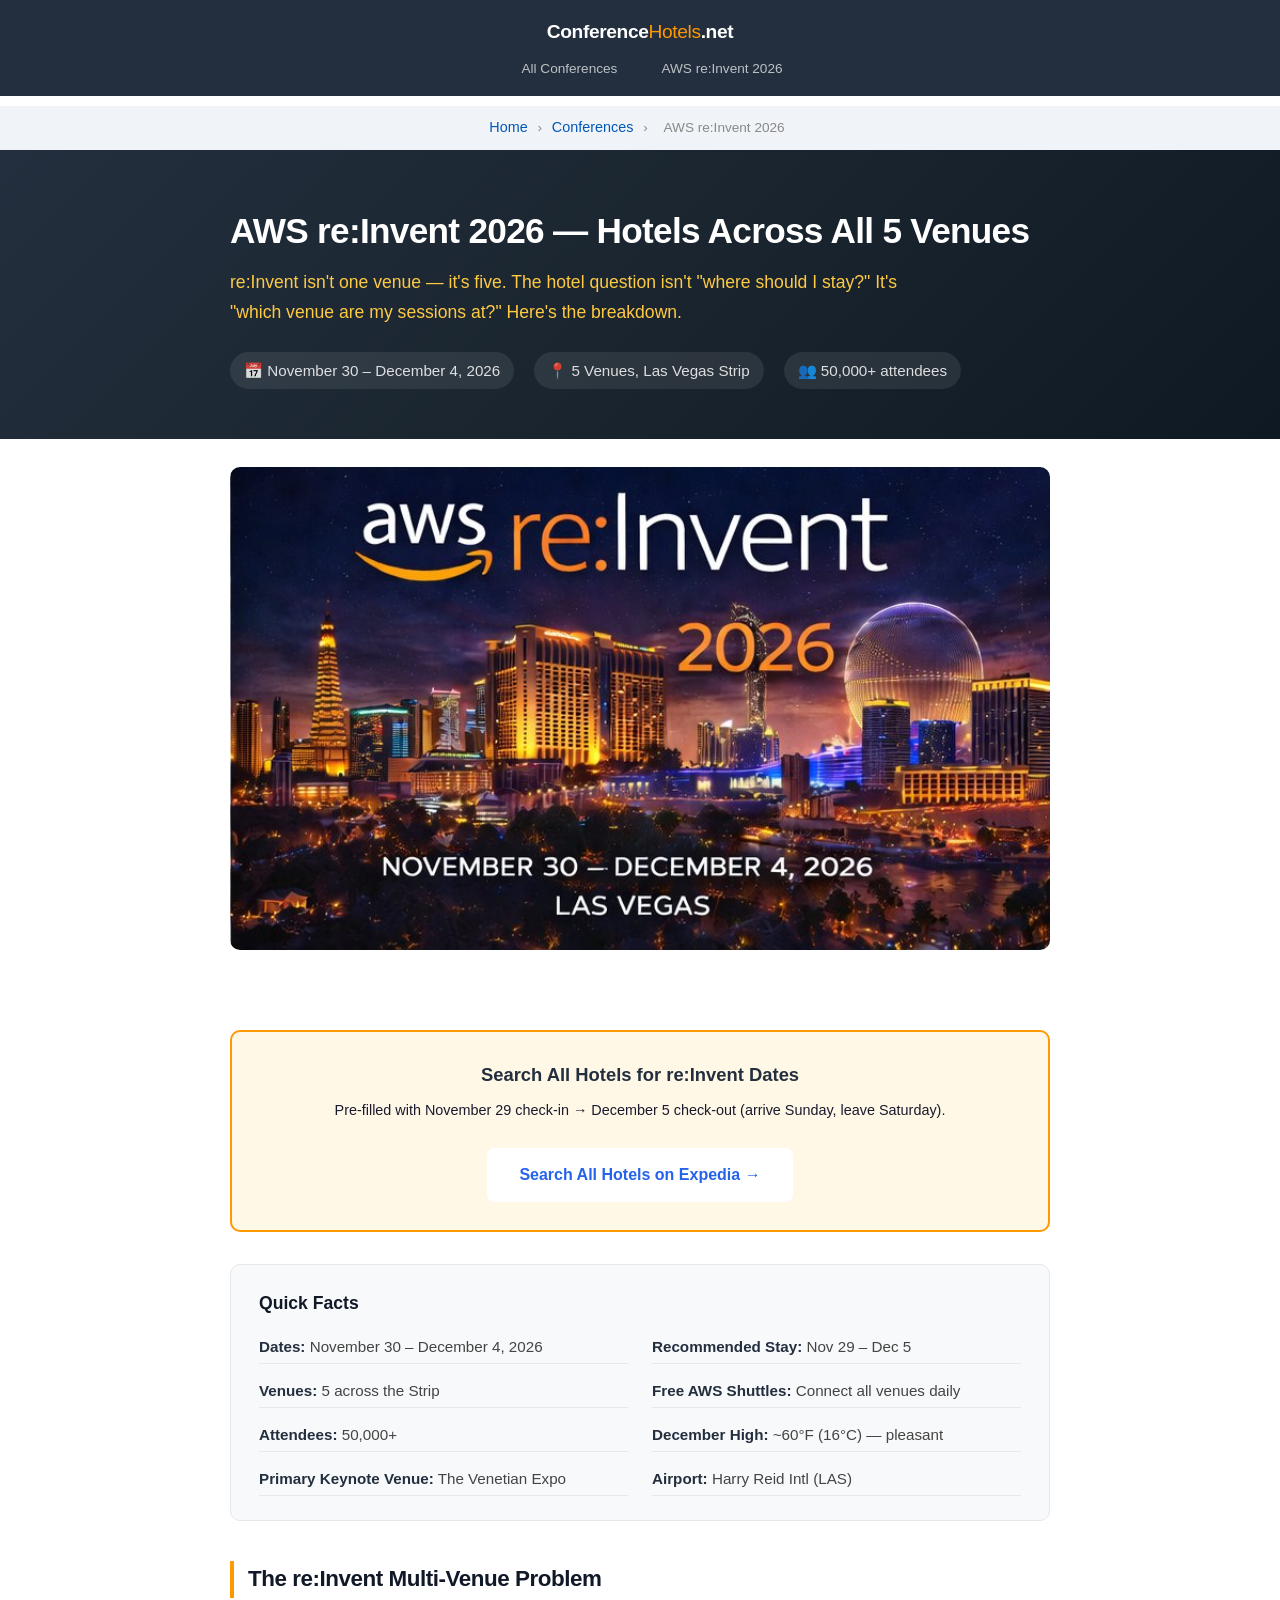
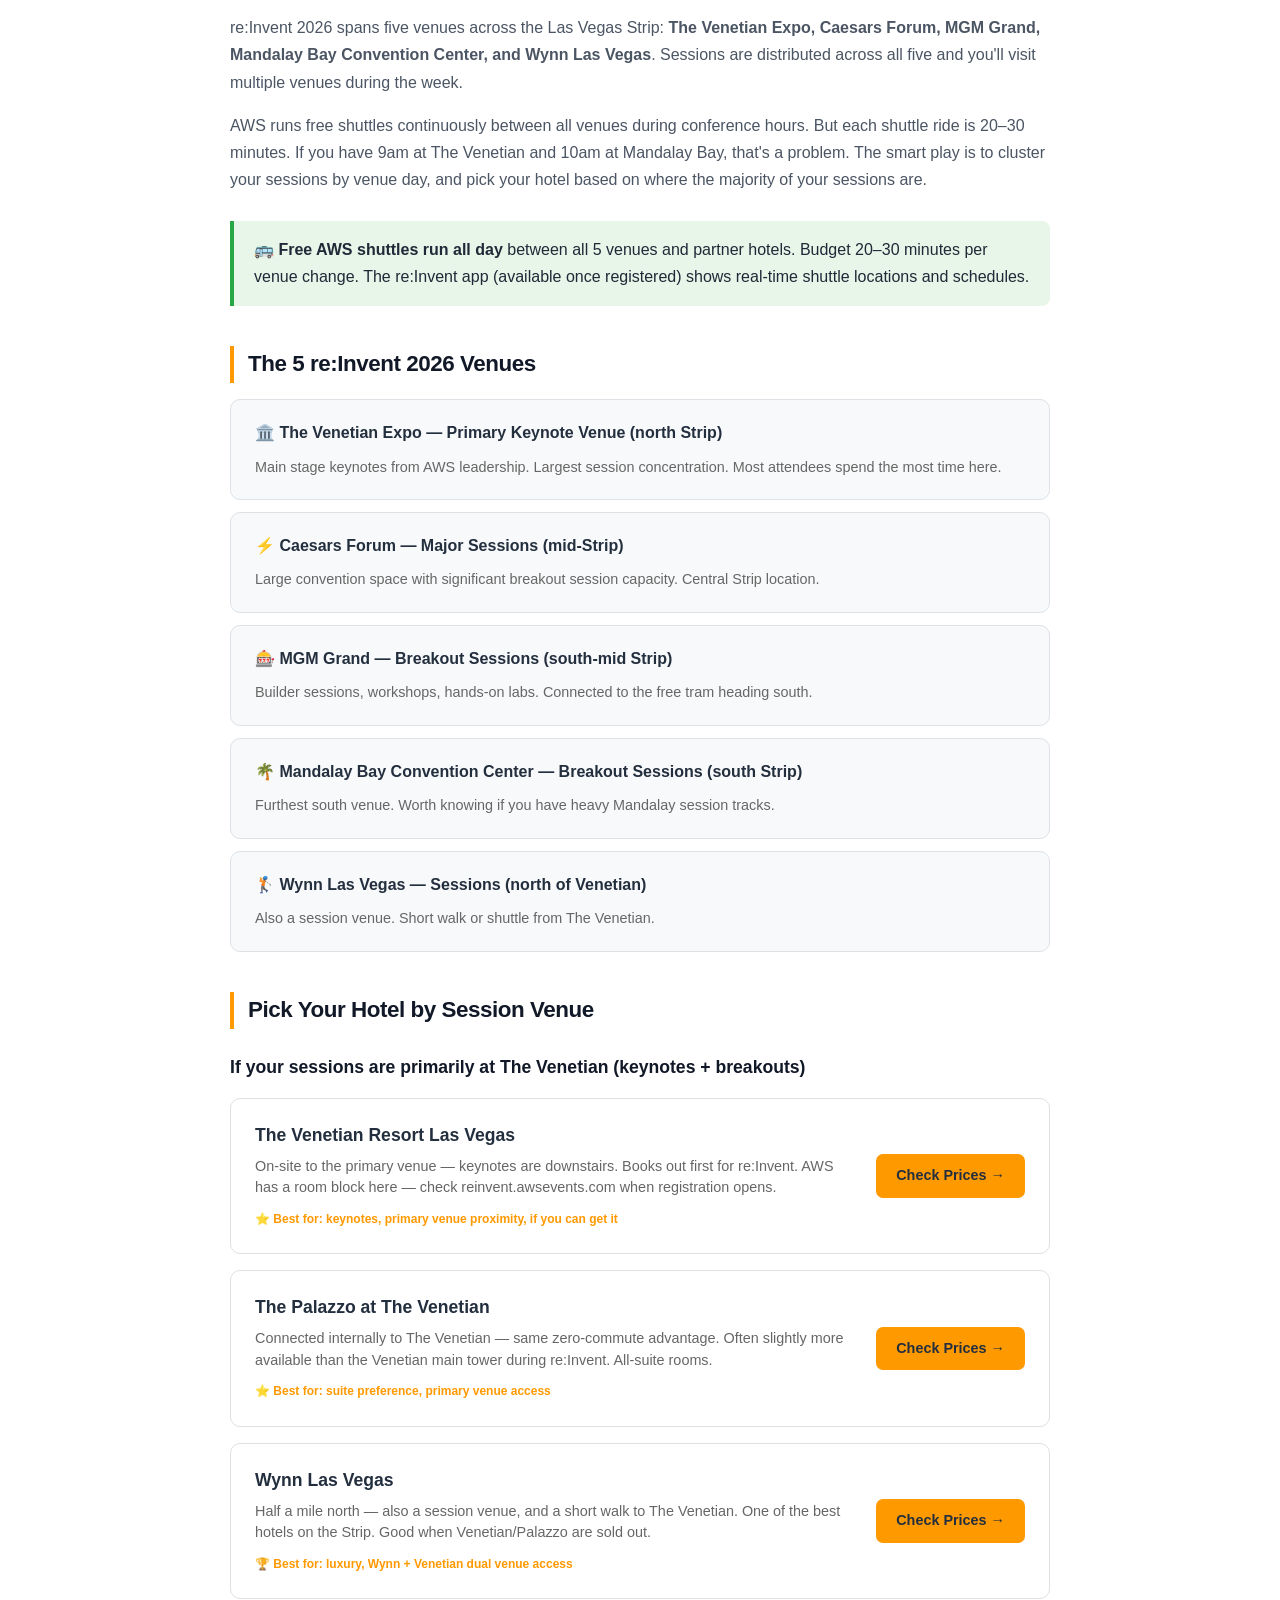
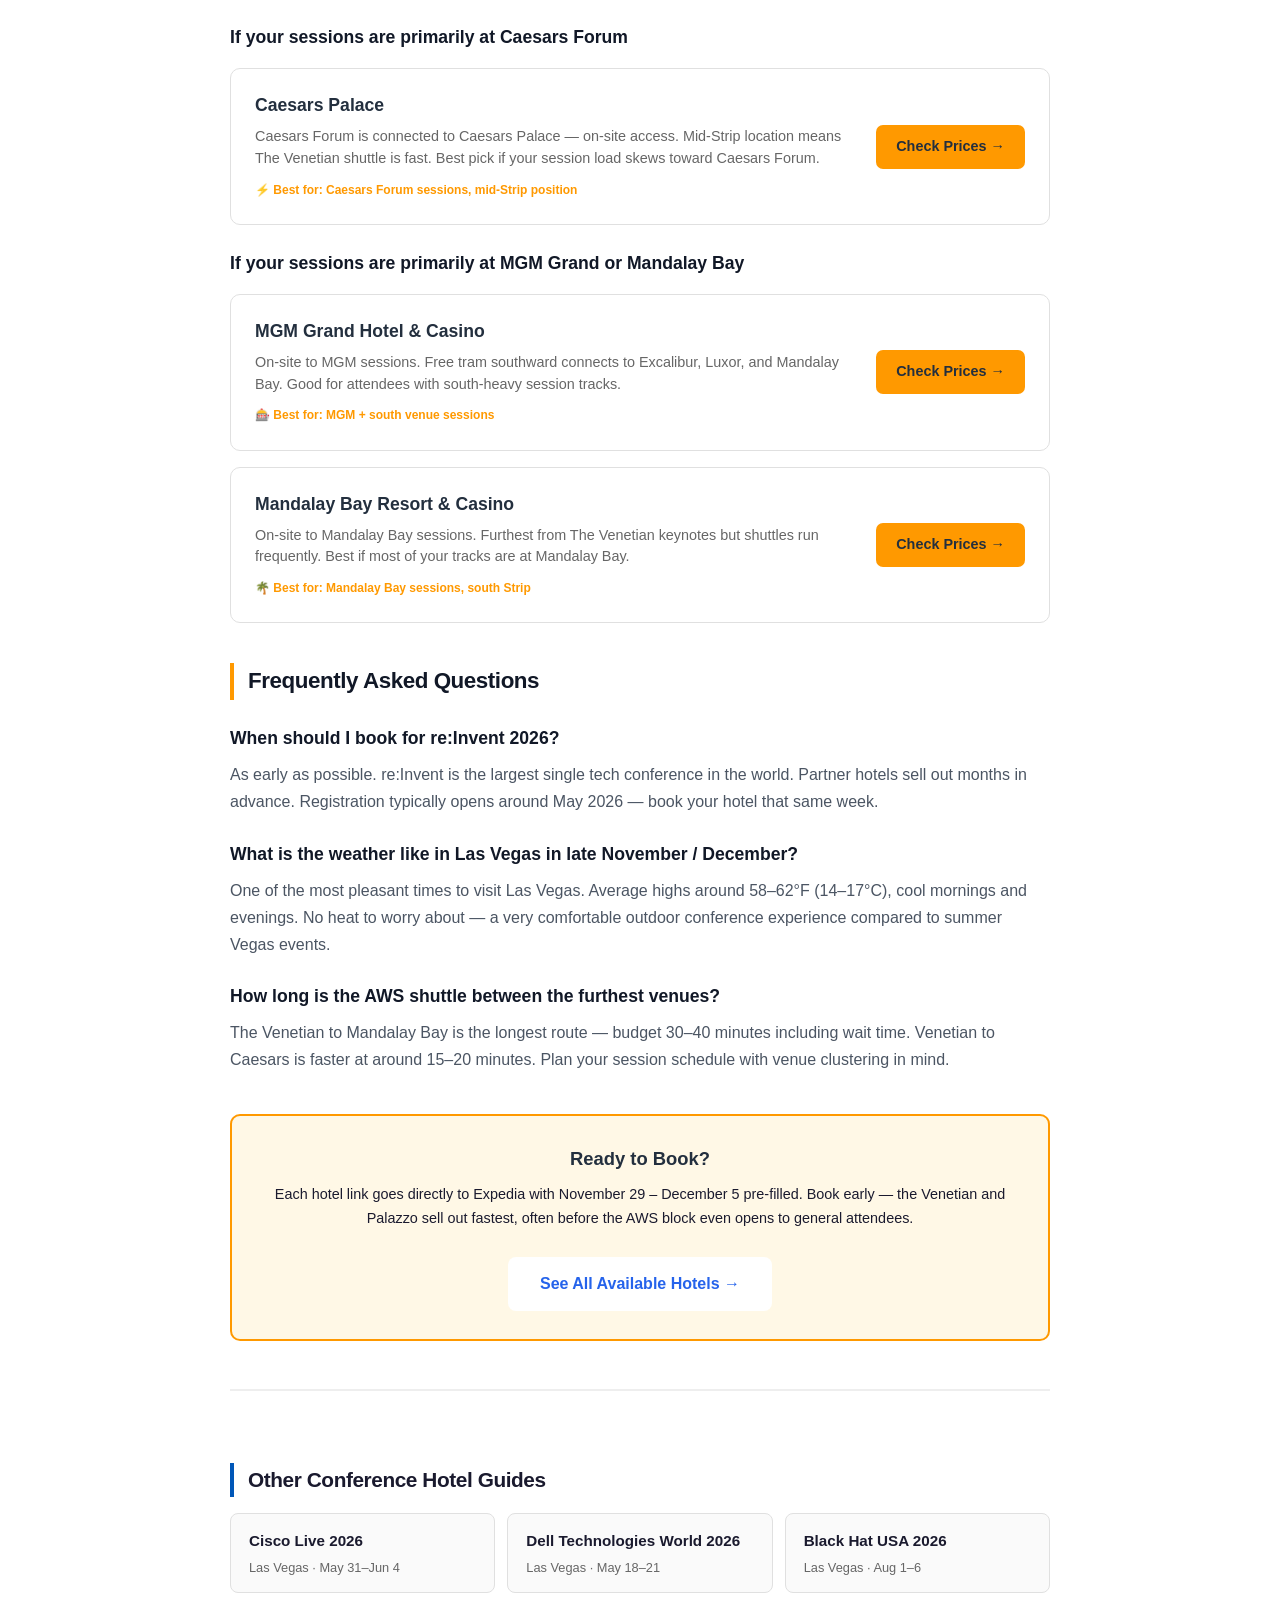
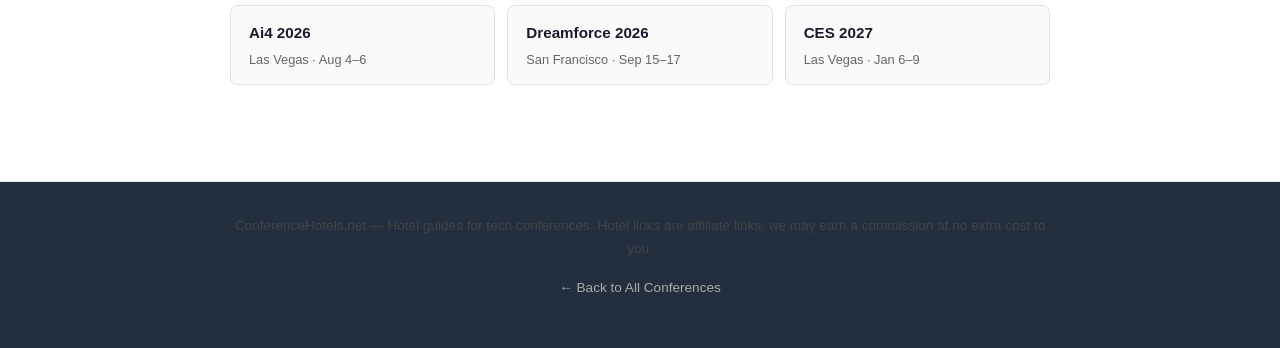
<file: conferences/aws-reinvent-2026.html>
<!DOCTYPE html>
<html lang="en">
<head>
    <meta charset="UTF-8">
    <meta name="viewport" content="width=device-width, initial-scale=1.0">
    <title>AWS re:Invent 2026 Hotels — Best Places to Stay Across All 5 Venues</title>
    <meta name="description" content="Hotel guide for AWS re:Invent 2026 in Las Vegas. Which hotel to pick based on your sessions across the Venetian, Mandalay Bay, Caesars Forum, MGM Grand, and Wynn.">
    <link rel="canonical" href="https://conferencehotels.net/conferences/aws-reinvent-2026">
    <meta name="google-site-verification" content="J3U2SEmcypv307ivO7h_2_zQb-S7PcGPleN_Dxt6Fdo" />
    <meta property="og:title" content="AWS re:Invent 2026 Hotels — The Multi-Venue Guide">
    <meta property="og:description" content="re:Invent spans 5 venues across the Las Vegas Strip. Here's which hotel to book based on where your sessions actually are.">
    <meta property="og:url" content="https://conferencehotels.net/conferences/aws-reinvent-2026">
    <meta property="og:type" content="article">
    <meta property="og:image" content="https://conferencehotels.net/images/aws-reinvent-2026.png">
    <meta name="twitter:card" content="summary_large_image">
    <meta name="twitter:image" content="https://conferencehotels.net/images/aws-reinvent-2026.png">
    <link rel="stylesheet" href="/styles.css">
    <script type="application/ld+json">
    {"@context":"https://schema.org","@type":"Event","name":"AWS re:Invent 2026","startDate":"2026-11-30","endDate":"2026-12-04","eventStatus":"https://schema.org/EventScheduled","eventAttendanceMode":"https://schema.org/OfflineEventAttendanceMode","location":{"@type":"Place","name":"Multiple Las Vegas Strip Venues","address":{"@type":"PostalAddress","addressLocality":"Las Vegas","addressRegion":"NV"}},"description":"AWS re:Invent 2026 — the world's largest cloud computing conference with 50,000+ attendees across 5 venues on the Las Vegas Strip.",
        "image": "https://conferencehotels.net/images/aws-reinvent-2026.png","organizer":{"@type":"Organization","name":"Amazon Web Services","url":"https://reinvent.awsevents.com"},"performer":{"@type":"Organization","name":"Amazon Web Services"},"offers":{"@type":"Offer","name":"Hotel Accommodations","url":"https://conferencehotels.net/conferences/aws-reinvent-2026","availability":"https://schema.org/InStock","price":"0","priceCurrency":"USD","validFrom":"2026-01-01"}}
    </script>
    <script type="application/ld+json">
    {"@context":"https://schema.org","@type":"FAQPage","mainEntity":[{"@type":"Question","name":"What are the dates for AWS re:Invent 2026?","acceptedAnswer":{"@type":"Answer","text":"AWS re:Invent 2026 runs November 30 – December 4, 2026 in Las Vegas, NV. Most attendees arrive Sunday November 29."}},{"@type":"Question","name":"How many venues does AWS re:Invent use?","acceptedAnswer":{"@type":"Answer","text":"re:Invent 2026 spans 5 venues: The Venetian Expo, Caesars Forum, MGM Grand, Mandalay Bay Convention Center, and Wynn Las Vegas. Free AWS shuttles connect all venues throughout the day."}},{"@type":"Question","name":"What is the best hotel for AWS re:Invent 2026?","acceptedAnswer":{"@type":"Answer","text":"There is no single best hotel — it depends which sessions you attend. The Venetian is the main keynote venue. Pick a hotel connected to your primary session venue and rely on AWS shuttles for the others."}},{"@type":"Question","name":"Are there AWS shuttles between venues at re:Invent?","acceptedAnswer":{"@type":"Answer","text":"Yes. AWS runs free shuttles continuously between all 5 venues and partner hotels throughout each conference day. Plan 20-30 minutes between venues."}}]}
    </script>
    <style>
        .conf-hero{background:linear-gradient(135deg,#232f3e 0%,#1a252f 50%,#0f1923 100%);color:white;padding:60px 0 50px}
        .conf-hero h1{font-size:2.2rem;margin-bottom:16px}
        .conf-hero p{font-size:1.1rem;color:#ffca43;max-width:680px;margin-bottom:24px}
        .conf-meta{display:flex;gap:20px;flex-wrap:wrap;font-size:0.95rem}
        .conf-meta span{background:rgba(255,255,255,0.1);padding:6px 14px;border-radius:20px}
        .content{padding:48px 0}
        .container{max-width:860px;margin:0 auto;padding:0 20px}
        h2{font-size:1.6rem;margin:40px 0 16px;color:#232f3e;border-left:4px solid #ff9900;padding-left:14px}
        h3{font-size:1.2rem;margin:28px 0 10px;color:#232f3e}
        p{line-height:1.7;color:#444;margin-bottom:16px}
        .cta-block{background:#fff8e6;border:2px solid #ff9900;border-radius:10px;padding:28px 32px;margin:32px 0}
        .cta-block h3{margin-top:0;color:#232f3e}
        .cta-block p{color:#1a1a2e!important}
        .cta{display:inline-block;background:#ff9900;color:#232f3e;padding:14px 28px;border-radius:8px;text-decoration:none;font-weight:700;font-size:1rem;margin-top:10px}
        .cta:hover{background:#e68a00}
        .venue-card{background:#f8f9fa;border:1px solid #dee2e6;border-radius:10px;padding:20px 24px;margin:12px 0}
        .venue-card h4{margin:0 0 8px;color:#232f3e;font-size:1rem}
        .venue-card p{margin:0;font-size:0.9rem;color:#666}
        .hotel-card{border:1px solid #e0e0e0;border-radius:10px;padding:22px 24px;margin:16px 0;display:flex;justify-content:space-between;align-items:flex-start;gap:20px;background:white}
        .hotel-card:hover{border-color:#ff9900;box-shadow:0 2px 12px rgba(255,153,0,0.15)}
        .hotel-info h4{margin:0 0 6px;font-size:1.1rem;color:#232f3e}
        .hotel-info p{margin:0 0 6px;font-size:0.9rem;color:#666;line-height:1.5}
        .hotel-tag{font-size:0.75rem;color:#ff9900;font-weight:600}
        .check-prices{display:inline-block;background:#ff9900;color:#232f3e;padding:10px 20px;border-radius:7px;text-decoration:none;font-weight:700;font-size:0.9rem;white-space:nowrap;flex-shrink:0;align-self:center}
        .check-prices:hover{background:#e68a00}
        .quick-facts{background:#f8f9fa;border-radius:10px;padding:24px 28px;margin:28px 0}
        .quick-facts h3{margin-top:0}
        .fact-grid{display:grid;grid-template-columns:1fr 1fr;gap:10px 24px}
        .fact{font-size:0.95rem;color:#444;padding:4px 0;border-bottom:1px solid #e8e8e8}
        .fact strong{color:#232f3e}
        .shuttle-box{background:#e8f5e9;border-left:4px solid #28a745;padding:16px 20px;border-radius:0 8px 8px 0;margin:28px 0}
        footer{background:#232f3e;color:#aaa;text-align:center;padding:32px 20px;font-size:0.85rem}
        footer a{color:#aaa}
        header{background:#232f3e;padding:16px 0}
        .logo{color:white;text-decoration:none;font-size:1.2rem;font-weight:700}
        .logo span{color:#ff9900}
        nav{display:flex;gap:20px;margin-top:10px}
        nav a{color:#aaa;text-decoration:none;font-size:0.9rem}
        nav a:hover{color:white}
        header .container{display:flex;flex-direction:column}
        @media(max-width:600px){.conf-hero h1{font-size:1.6rem}.hotel-card{flex-direction:column}.fact-grid{grid-template-columns:1fr}}
    
    .breadcrumb { background: #f0f4f8; padding: 10px 0; font-size: 0.85rem; }
    .breadcrumb a { color: #0057b8; text-decoration: none; }
    .breadcrumb span { color: #888; margin: 0 6px; }
    .related-section { margin: 48px 0 0; border-top: 2px solid #eee; padding-top: 32px; }
    .related-section h2 { font-size: 1.3rem; margin-bottom: 16px; color: #1a1a2e; border-left: 4px solid #0057b8; padding-left: 14px; }
    .related-grid { display: grid; grid-template-columns: repeat(auto-fill, minmax(240px, 1fr)); gap: 12px; }
    .related-link { display: flex; flex-direction: column; padding: 14px 18px; border: 1px solid #e0e0e0; border-radius: 8px; text-decoration: none; color: inherit; background: #fafafa; }
    .related-link:hover { border-color: #0057b8; background: #f0f7ff; }
    .related-link strong { font-size: 0.95rem; color: #1a1a2e; margin-bottom: 4px; }
    .related-link span { font-size: 0.8rem; color: #666; }

    </style>
</head>
<body>
    <header>
        <div class="container">
            <a href="/" class="logo">Conference<span>Hotels</span>.net</a>
            <nav><a href="/">All Conferences</a><a href="/conferences/aws-reinvent-2026">AWS re:Invent 2026</a></nav>
        </div>
    </header>
    <nav class="breadcrumb" aria-label="breadcrumb">
        <div class="container">
            <a href="/">Home</a> <span>›</span>
            <a href="/conferences">Conferences</a> <span>›</span>
            <span>AWS re:Invent 2026</span>
        </div>
    </nav>

    <section class="conf-hero">
        <div class="container">
            <h1>AWS re:Invent 2026 — Hotels Across All 5 Venues</h1>
            <p>re:Invent isn't one venue — it's five. The hotel question isn't "where should I stay?" It's "which venue are my sessions at?" Here's the breakdown.</p>
            <div class="conf-meta">
                <span>📅 November 30 – December 4, 2026</span>
                <span>📍 5 Venues, Las Vegas Strip</span>
                <span>👥 50,000+ attendees</span>
            </div>
        </div>
    </section>

    <div style="max-width:860px;margin:0 auto;padding:0 20px;">
        <img src="/images/aws-reinvent-2026.png"
             alt="AWS re:Invent 2026 — November 30–December 4, Las Vegas"
             style="width:100%;border-radius:10px;margin:28px 0 0;display:block;"
             loading="eager">
    </div>
    <div class="content">
        <div class="container">

            <div class="cta-block">
                <h3>Search All Hotels for re:Invent Dates</h3>
                <p>Pre-filled with November 29 check-in → December 5 check-out (arrive Sunday, leave Saturday).</p>
                <a href="https://www.expedia.com/Hotel-Search?destination=Las+Vegas+Strip+Nevada&startDate=2026-11-29&endDate=2026-12-05&adults=1&clickref=1110l36Chm4K&affcid=US.DIRECT.PHG.1011l415534.1100l68075&ref_id=1110l36Chm4K&my_ad=AFF.US.DIRECT.PHG.1011l415534.1100l68075&afflid=1110l36Chm4K&affdtl=PHG.1110l36Chm4K.PZiam2YfQK" class="cta" target="_blank" rel="nofollow noopener">Search All Hotels on Expedia →</a>
            </div>

            <div class="quick-facts">
                <h3>Quick Facts</h3>
                <div class="fact-grid">
                    <div class="fact"><strong>Dates:</strong> November 30 – December 4, 2026</div>
                    <div class="fact"><strong>Recommended Stay:</strong> Nov 29 – Dec 5</div>
                    <div class="fact"><strong>Venues:</strong> 5 across the Strip</div>
                    <div class="fact"><strong>Free AWS Shuttles:</strong> Connect all venues daily</div>
                    <div class="fact"><strong>Attendees:</strong> 50,000+</div>
                    <div class="fact"><strong>December High:</strong> ~60°F (16°C) — pleasant</div>
                    <div class="fact"><strong>Primary Keynote Venue:</strong> The Venetian Expo</div>
                    <div class="fact"><strong>Airport:</strong> Harry Reid Intl (LAS)</div>
                </div>
            </div>

            <h2>The re:Invent Multi-Venue Problem</h2>
            <p>re:Invent 2026 spans five venues across the Las Vegas Strip: <strong>The Venetian Expo, Caesars Forum, MGM Grand, Mandalay Bay Convention Center, and Wynn Las Vegas</strong>. Sessions are distributed across all five and you'll visit multiple venues during the week.</p>
            <p>AWS runs free shuttles continuously between all venues during conference hours. But each shuttle ride is 20–30 minutes. If you have 9am at The Venetian and 10am at Mandalay Bay, that's a problem. The smart play is to cluster your sessions by venue day, and pick your hotel based on where the majority of your sessions are.</p>

            <div class="shuttle-box">
                <strong>🚌 Free AWS shuttles run all day</strong> between all 5 venues and partner hotels. Budget 20–30 minutes per venue change. The re:Invent app (available once registered) shows real-time shuttle locations and schedules.
            </div>

            <h2>The 5 re:Invent 2026 Venues</h2>
            <div class="venue-card"><h4>🏛️ The Venetian Expo — Primary Keynote Venue (north Strip)</h4><p>Main stage keynotes from AWS leadership. Largest session concentration. Most attendees spend the most time here.</p></div>
            <div class="venue-card"><h4>⚡ Caesars Forum — Major Sessions (mid-Strip)</h4><p>Large convention space with significant breakout session capacity. Central Strip location.</p></div>
            <div class="venue-card"><h4>🎰 MGM Grand — Breakout Sessions (south-mid Strip)</h4><p>Builder sessions, workshops, hands-on labs. Connected to the free tram heading south.</p></div>
            <div class="venue-card"><h4>🌴 Mandalay Bay Convention Center — Breakout Sessions (south Strip)</h4><p>Furthest south venue. Worth knowing if you have heavy Mandalay session tracks.</p></div>
            <div class="venue-card"><h4>🏌️ Wynn Las Vegas — Sessions (north of Venetian)</h4><p>Also a session venue. Short walk or shuttle from The Venetian.</p></div>

            <h2>Pick Your Hotel by Session Venue</h2>

            <h3>If your sessions are primarily at The Venetian (keynotes + breakouts)</h3>

            <div class="hotel-card">
                <div class="hotel-info">
                    <h4>The Venetian Resort Las Vegas</h4>
                    <p>On-site to the primary venue — keynotes are downstairs. Books out first for re:Invent. AWS has a room block here — check reinvent.awsevents.com when registration opens.</p>
                    <span class="hotel-tag">⭐ Best for: keynotes, primary venue proximity, if you can get it</span>
                </div>
                <a href="https://www.expedia.com/Las-Vegas-Hotels-The-Venetian-Resort-Las-Vegas.h1443.Hotel-Information?chkin=2026-11-29&chkout=2026-12-05&adults=1&clickref=1110l36Chm4K&affcid=US.DIRECT.PHG.1011l415534.1100l68075&ref_id=1110l36Chm4K&my_ad=AFF.US.DIRECT.PHG.1011l415534.1100l68075&afflid=1110l36Chm4K&affdtl=PHG.1110l36Chm4K.PZiam2YfQK" class="check-prices" target="_blank" rel="nofollow noopener">Check Prices →</a>
            </div>

            <div class="hotel-card">
                <div class="hotel-info">
                    <h4>The Palazzo at The Venetian</h4>
                    <p>Connected internally to The Venetian — same zero-commute advantage. Often slightly more available than the Venetian main tower during re:Invent. All-suite rooms.</p>
                    <span class="hotel-tag">⭐ Best for: suite preference, primary venue access</span>
                </div>
                <a href="https://www.expedia.com/Las-Vegas-Hotels-The-Palazzo-At-The-Venetian.h1769973.Hotel-Information?chkin=2026-11-29&chkout=2026-12-05&adults=1&clickref=1110l36Chm4K&affcid=US.DIRECT.PHG.1011l415534.1100l68075&ref_id=1110l36Chm4K&my_ad=AFF.US.DIRECT.PHG.1011l415534.1100l68075&afflid=1110l36Chm4K&affdtl=PHG.1110l36Chm4K.PZiam2YfQK" class="check-prices" target="_blank" rel="nofollow noopener">Check Prices →</a>
            </div>

            <div class="hotel-card">
                <div class="hotel-info">
                    <h4>Wynn Las Vegas</h4>
                    <p>Half a mile north — also a session venue, and a short walk to The Venetian. One of the best hotels on the Strip. Good when Venetian/Palazzo are sold out.</p>
                    <span class="hotel-tag">🏆 Best for: luxury, Wynn + Venetian dual venue access</span>
                </div>
                <a href="https://www.expedia.com/Las-Vegas-Hotels-Wynn-Las-Vegas.h1184243.Hotel-Information?chkin=2026-11-29&chkout=2026-12-05&adults=1&clickref=1110l36Chm4K&affcid=US.DIRECT.PHG.1011l415534.1100l68075&ref_id=1110l36Chm4K&my_ad=AFF.US.DIRECT.PHG.1011l415534.1100l68075&afflid=1110l36Chm4K&affdtl=PHG.1110l36Chm4K.PZiam2YfQK" class="check-prices" target="_blank" rel="nofollow noopener">Check Prices →</a>
            </div>

            <h3>If your sessions are primarily at Caesars Forum</h3>

            <div class="hotel-card">
                <div class="hotel-info">
                    <h4>Caesars Palace</h4>
                    <p>Caesars Forum is connected to Caesars Palace — on-site access. Mid-Strip location means The Venetian shuttle is fast. Best pick if your session load skews toward Caesars Forum.</p>
                    <span class="hotel-tag">⚡ Best for: Caesars Forum sessions, mid-Strip position</span>
                </div>
                <a href="https://www.expedia.com/Las-Vegas-Hotels-Caesars-Palace-Resort-Casino.h41245.Hotel-Information?chkin=2026-11-29&chkout=2026-12-05&adults=1&clickref=1110l36Chm4K&affcid=US.DIRECT.PHG.1011l415534.1100l68075&ref_id=1110l36Chm4K&my_ad=AFF.US.DIRECT.PHG.1011l415534.1100l68075&afflid=1110l36Chm4K&affdtl=PHG.1110l36Chm4K.PZiam2YfQK" class="check-prices" target="_blank" rel="nofollow noopener">Check Prices →</a>
            </div>

            <h3>If your sessions are primarily at MGM Grand or Mandalay Bay</h3>

            <div class="hotel-card">
                <div class="hotel-info">
                    <h4>MGM Grand Hotel & Casino</h4>
                    <p>On-site to MGM sessions. Free tram southward connects to Excalibur, Luxor, and Mandalay Bay. Good for attendees with south-heavy session tracks.</p>
                    <span class="hotel-tag">🎰 Best for: MGM + south venue sessions</span>
                </div>
                <a href="https://www.expedia.com/Las-Vegas-Hotels-MGM-Grand-Hotel-Casino.h12628.Hotel-Information?chkin=2026-11-29&chkout=2026-12-05&adults=1&clickref=1110l36Chm4K&affcid=US.DIRECT.PHG.1011l415534.1100l68075&ref_id=1110l36Chm4K&my_ad=AFF.US.DIRECT.PHG.1011l415534.1100l68075&afflid=1110l36Chm4K&affdtl=PHG.1110l36Chm4K.PZiam2YfQK" class="check-prices" target="_blank" rel="nofollow noopener">Check Prices →</a>
            </div>

            <div class="hotel-card">
                <div class="hotel-info">
                    <h4>Mandalay Bay Resort & Casino</h4>
                    <p>On-site to Mandalay Bay sessions. Furthest from The Venetian keynotes but shuttles run frequently. Best if most of your tracks are at Mandalay Bay.</p>
                    <span class="hotel-tag">🌴 Best for: Mandalay Bay sessions, south Strip</span>
                </div>
                <a href="https://www.expedia.com/Las-Vegas-Hotels-Mandalay-Bay-Resort-And-Casino.h203613.Hotel-Information?chkin=2026-11-29&chkout=2026-12-05&adults=1&clickref=1110l36Chm4K&affcid=US.DIRECT.PHG.1011l415534.1100l68075&ref_id=1110l36Chm4K&my_ad=AFF.US.DIRECT.PHG.1011l415534.1100l68075&afflid=1110l36Chm4K&affdtl=PHG.1110l36Chm4K.PZiam2YfQK" class="check-prices" target="_blank" rel="nofollow noopener">Check Prices →</a>
            </div>

            <h2>Frequently Asked Questions</h2>
            <h3>When should I book for re:Invent 2026?</h3>
            <p>As early as possible. re:Invent is the largest single tech conference in the world. Partner hotels sell out months in advance. Registration typically opens around May 2026 — book your hotel that same week.</p>

            <h3>What is the weather like in Las Vegas in late November / December?</h3>
            <p>One of the most pleasant times to visit Las Vegas. Average highs around 58–62°F (14–17°C), cool mornings and evenings. No heat to worry about — a very comfortable outdoor conference experience compared to summer Vegas events.</p>

            <h3>How long is the AWS shuttle between the furthest venues?</h3>
            <p>The Venetian to Mandalay Bay is the longest route — budget 30–40 minutes including wait time. Venetian to Caesars is faster at around 15–20 minutes. Plan your session schedule with venue clustering in mind.</p>

            <div class="cta-block" style="margin-top:40px;">
                <h3>Ready to Book?</h3>
                <p>Each hotel link goes directly to Expedia with November 29 – December 5 pre-filled. Book early — the Venetian and Palazzo sell out fastest, often before the AWS block even opens to general attendees.</p>
                <a href="https://www.expedia.com/Hotel-Search?destination=Las+Vegas+Strip+Nevada&startDate=2026-11-29&endDate=2026-12-05&adults=1&clickref=1110l36Chm4K&affcid=US.DIRECT.PHG.1011l415534.1100l68075&ref_id=1110l36Chm4K&my_ad=AFF.US.DIRECT.PHG.1011l415534.1100l68075&afflid=1110l36Chm4K&affdtl=PHG.1110l36Chm4K.PZiam2YfQK" class="cta" target="_blank" rel="nofollow noopener">See All Available Hotels →</a>
            </div>
        
    <div class="related-section">
        <h2>Other Conference Hotel Guides</h2>
        <div class="related-grid">
<a href="/conferences/cisco-live-2026" class="related-link"><strong>Cisco Live 2026</strong><span>Las Vegas · May 31–Jun 4</span></a>
<a href="/conferences/dell-technologies-world-2026" class="related-link"><strong>Dell Technologies World 2026</strong><span>Las Vegas · May 18–21</span></a>
<a href="/conferences/black-hat-2026" class="related-link"><strong>Black Hat USA 2026</strong><span>Las Vegas · Aug 1–6</span></a>
<a href="/conferences/ai4-2026" class="related-link"><strong>Ai4 2026</strong><span>Las Vegas · Aug 4–6</span></a>
<a href="/conferences/dreamforce-2026" class="related-link"><strong>Dreamforce 2026</strong><span>San Francisco · Sep 15–17</span></a>
<a href="/conferences/ces-2027" class="related-link"><strong>CES 2027</strong><span>Las Vegas · Jan 6–9</span></a>
        </div>
    </div>
        </div>
    </div>

    <footer>
        <div class="container">
            <p>ConferenceHotels.net — Hotel guides for tech conferences. Hotel links are affiliate links; we may earn a commission at no extra cost to you.</p>
            <p><a href="/">← Back to All Conferences</a></p>
        </div>
    </footer>
</body>
</html>
</file>
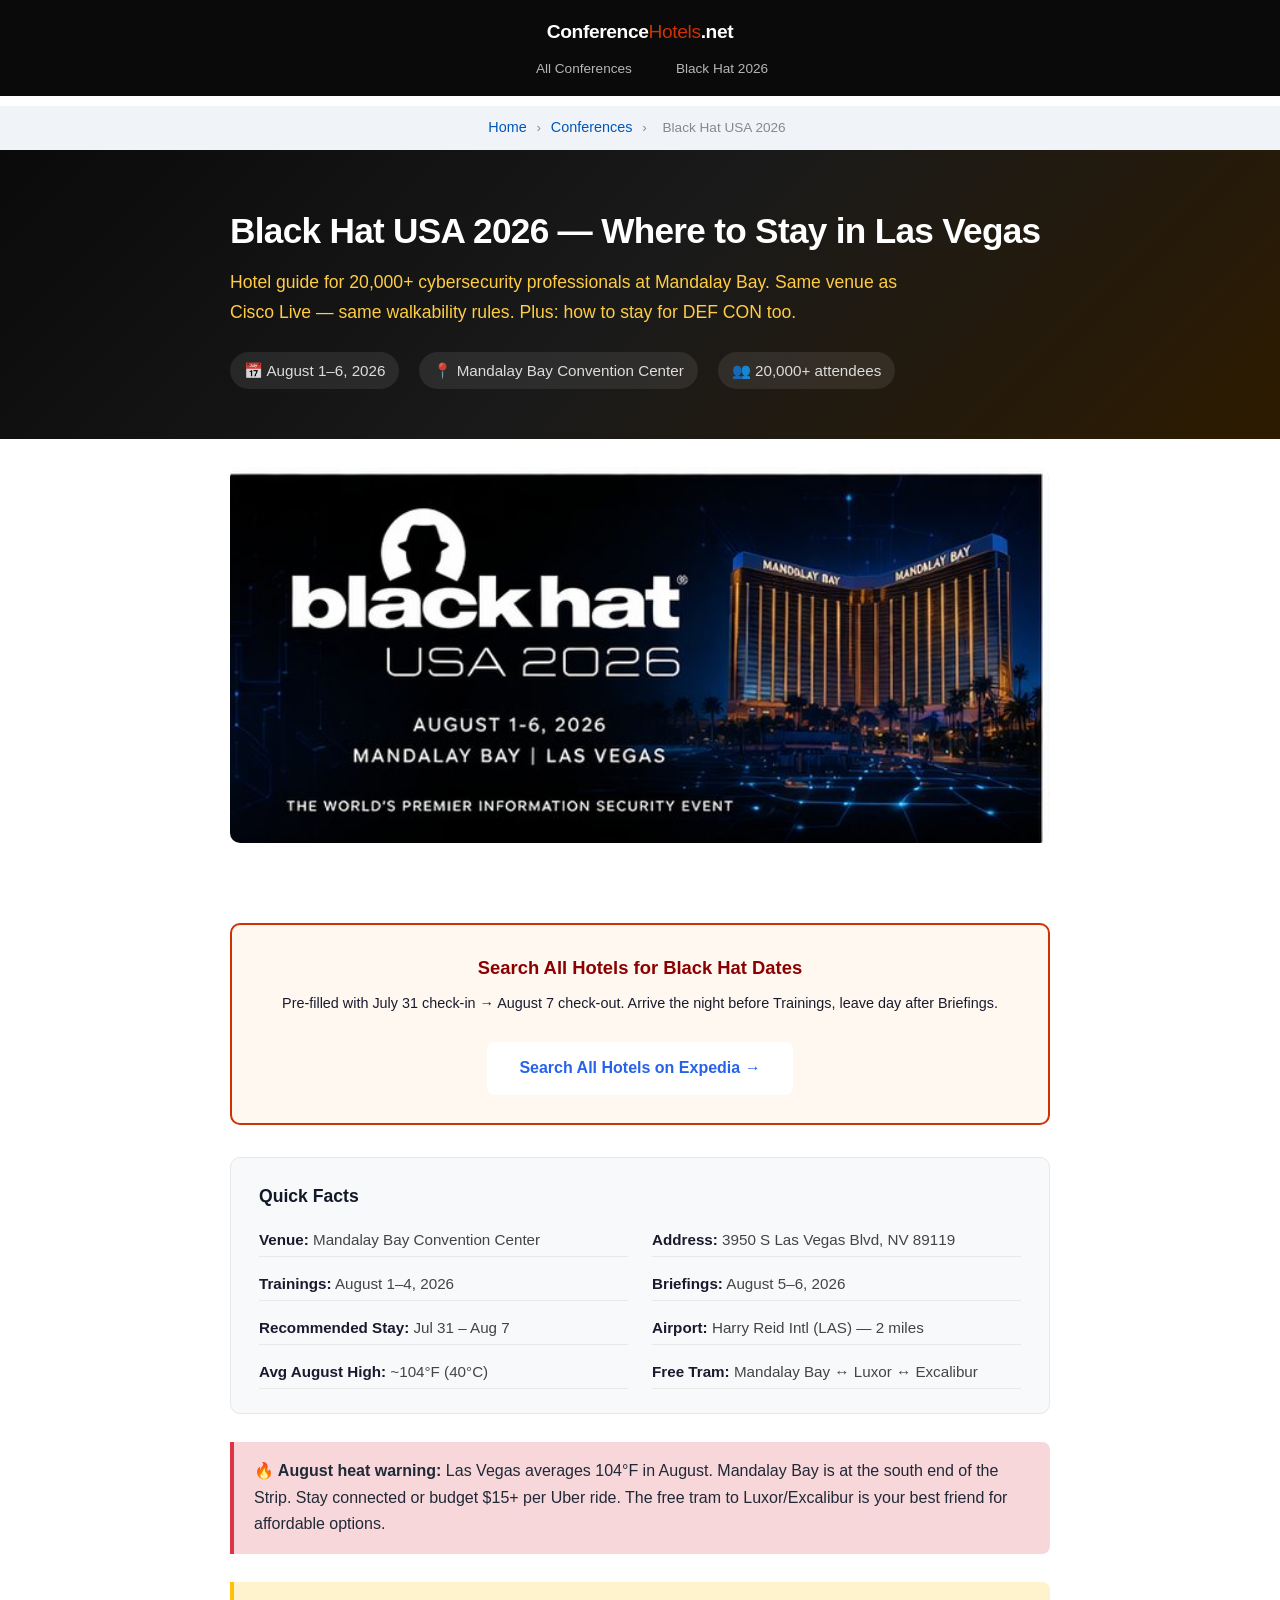
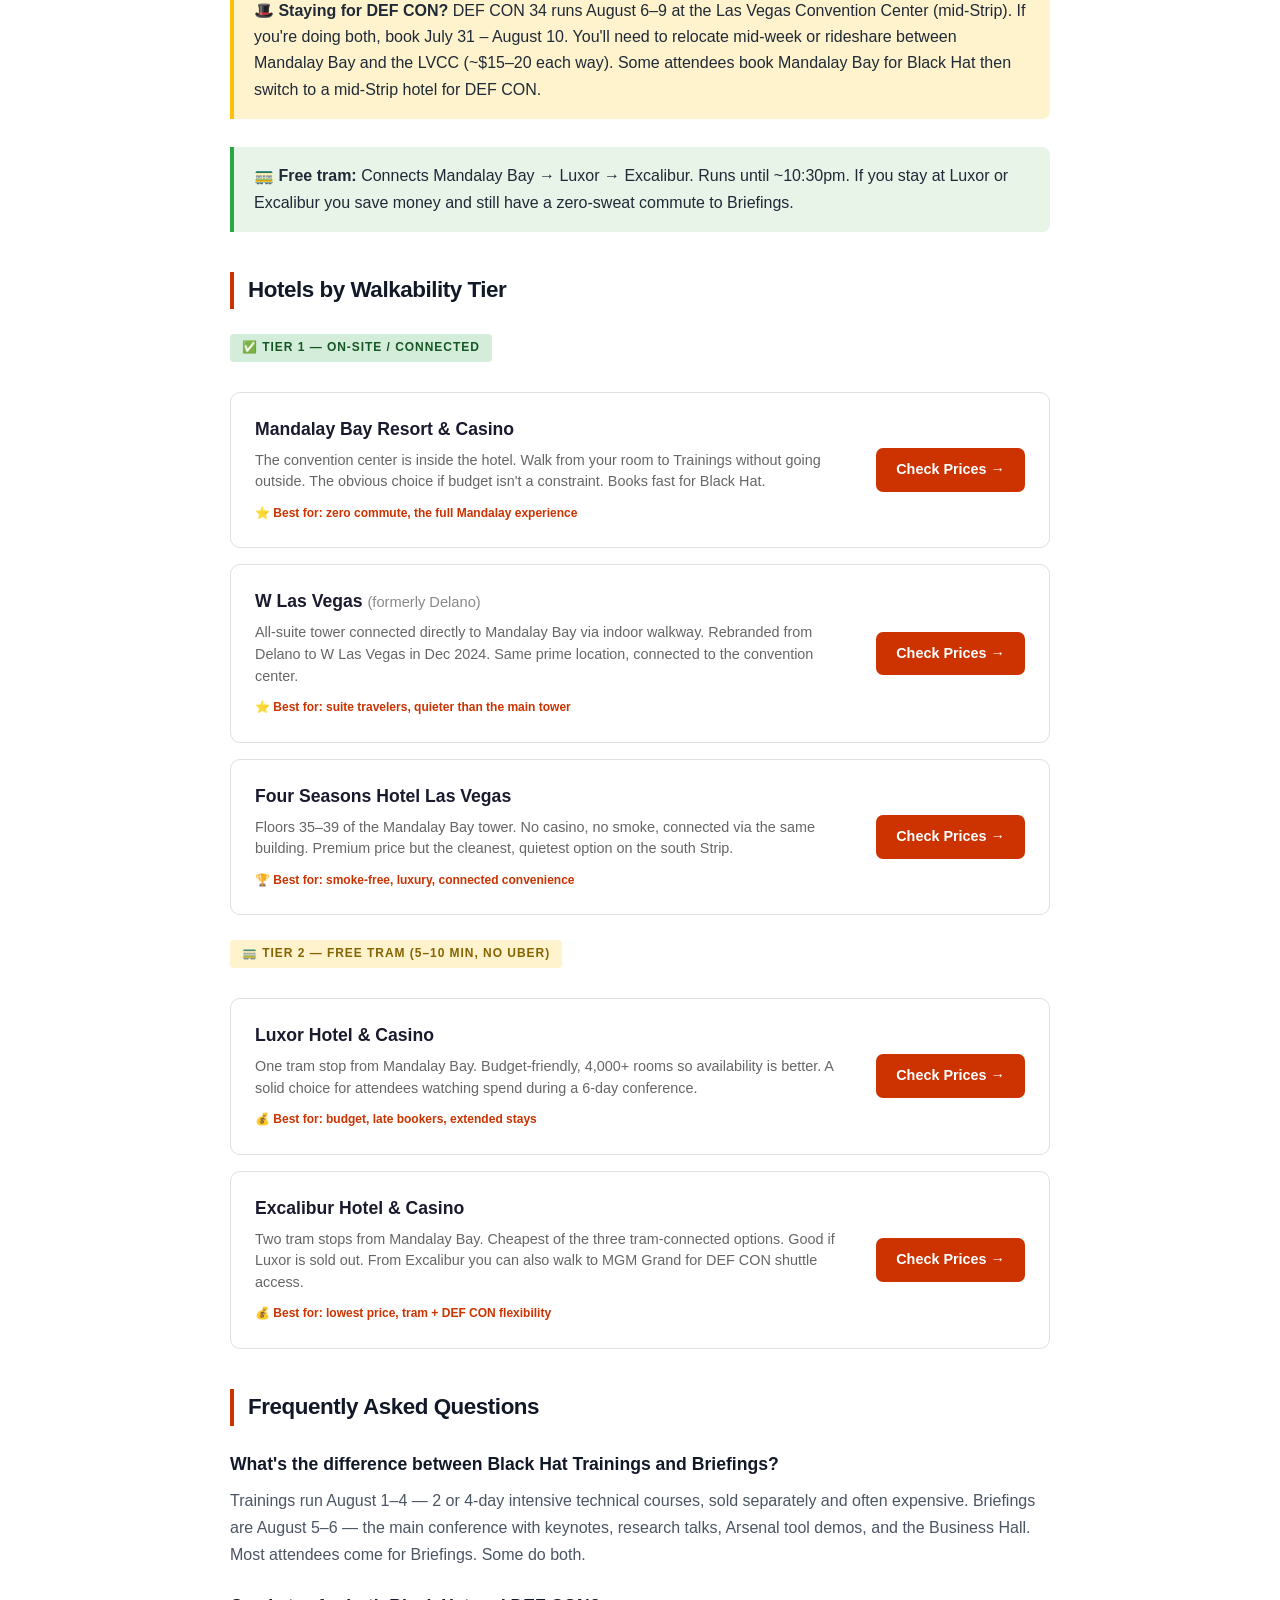
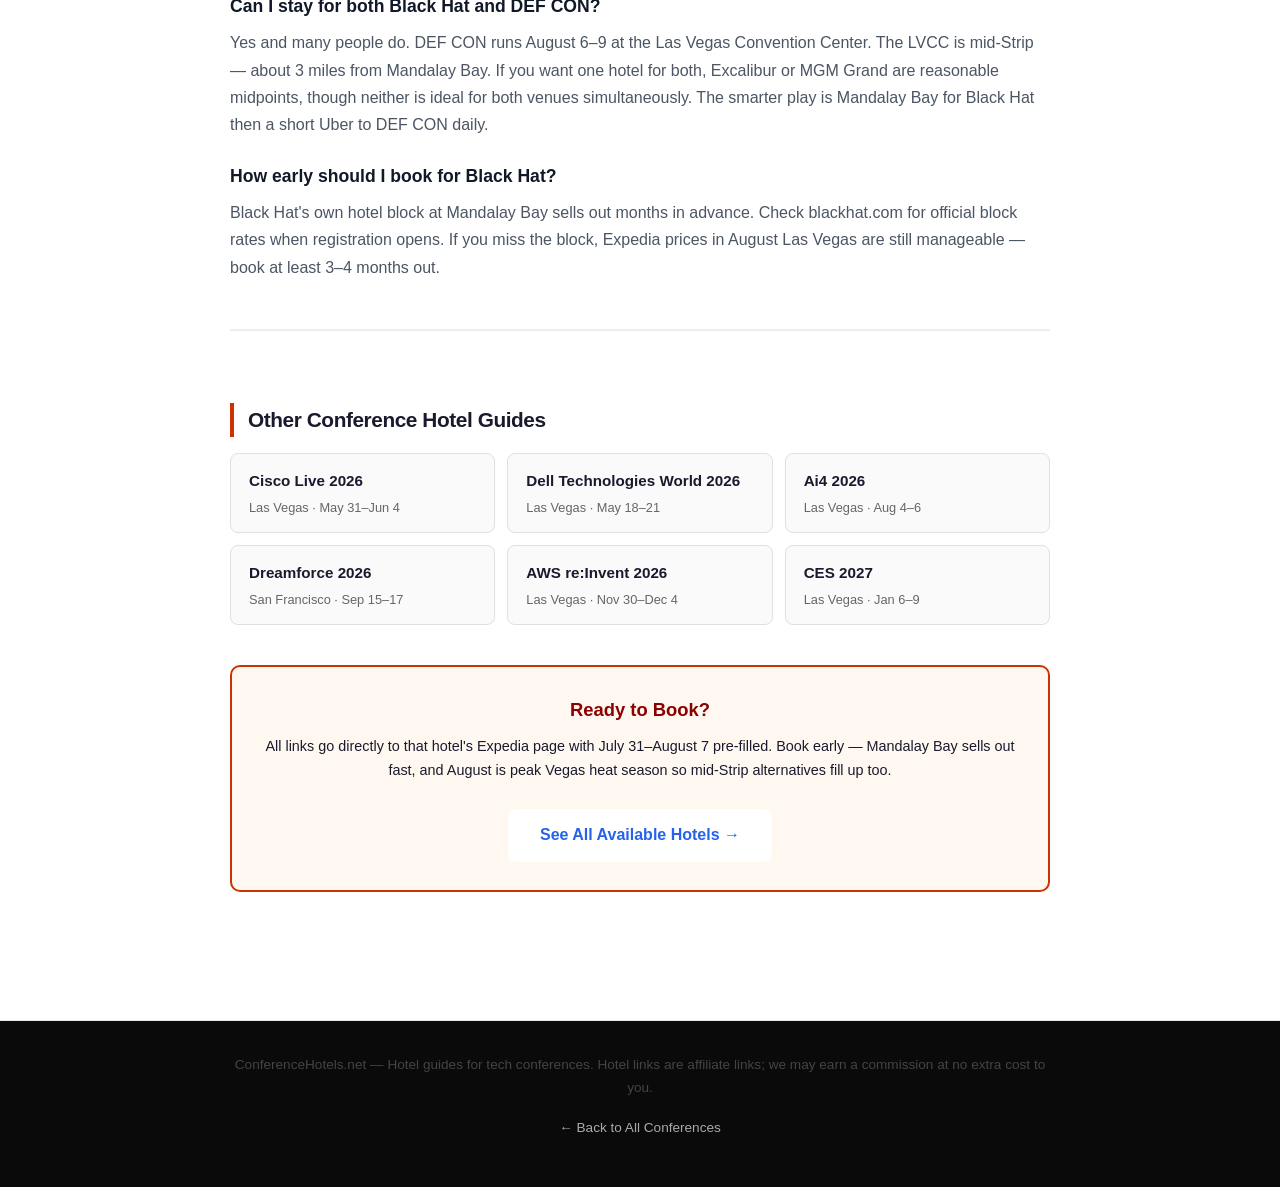
<file: conferences/black-hat-2026.html>
<!DOCTYPE html>
<html lang="en">
<head>
    <meta charset="UTF-8">
    <meta name="viewport" content="width=device-width, initial-scale=1.0">
    <title>Black Hat USA 2026 Hotels — Best Places to Stay Near Mandalay Bay</title>
    <meta name="description" content="Hotel guide for Black Hat USA 2026 in Las Vegas. Walkability tiers and direct booking links near Mandalay Bay Convention Center, August 1–6, 2026.">
    <link rel="canonical" href="https://conferencehotels.net/conferences/black-hat-2026">
    <meta name="google-site-verification" content="J3U2SEmcypv307ivO7h_2_zQb-S7PcGPleN_Dxt6Fdo" />
    <meta property="og:title" content="Black Hat USA 2026 Hotels — Where to Stay in Las Vegas">
    <meta property="og:description" content="Hotel walkability guide for Black Hat USA 2026 at Mandalay Bay Convention Center. Direct Expedia booking links with August dates pre-filled.">
    <meta property="og:url" content="https://conferencehotels.net/conferences/black-hat-2026">
    <meta property="og:type" content="article">
    <meta property="og:image" content="https://conferencehotels.net/images/black-hat-2026.png">
    <meta name="twitter:card" content="summary_large_image">
    <meta name="twitter:image" content="https://conferencehotels.net/images/black-hat-2026.png">
    <link rel="stylesheet" href="/styles.css">
    <script type="application/ld+json">
    {"@context":"https://schema.org","@type":"Event","name":"Black Hat USA 2026","startDate":"2026-08-01","endDate":"2026-08-06","eventStatus":"https://schema.org/EventScheduled","eventAttendanceMode":"https://schema.org/OfflineEventAttendanceMode","location":{"@type":"Place","name":"Mandalay Bay Convention Center","address":{"@type":"PostalAddress","streetAddress":"3950 S Las Vegas Blvd","addressLocality":"Las Vegas","addressRegion":"NV","postalCode":"89119"}},"description":"Black Hat USA 2026 — the world's leading cybersecurity conference with 20,000+ security professionals at Mandalay Bay, Las Vegas.",
        "image": "https://conferencehotels.net/images/black-hat-2026.png",,"organizer":{"@type":"Organization","name":"Black Hat","url":"https://blackhat.com"},"performer":{"@type":"Organization","name":"Black Hat"},"offers":{"@type":"Offer","name":"Hotel Accommodations","url":"https://conferencehotels.net/conferences/black-hat-2026","availability":"https://schema.org/InStock","price":"0","priceCurrency":"USD","validFrom":"2026-01-01"}}
    </script>
    <script type="application/ld+json">
    {"@context":"https://schema.org","@type":"FAQPage","mainEntity":[{"@type":"Question","name":"Where is Black Hat USA 2026?","acceptedAnswer":{"@type":"Answer","text":"Black Hat USA 2026 is at Mandalay Bay Convention Center, 3950 S Las Vegas Blvd, Las Vegas, NV 89119."}},{"@type":"Question","name":"What are the Black Hat USA 2026 dates?","acceptedAnswer":{"@type":"Answer","text":"Black Hat USA 2026 runs August 1–6, 2026. Trainings are August 1–4, Briefings are August 5–6. Many attendees then stay for DEF CON, which runs August 6–9 nearby."}},{"@type":"Question","name":"What is the closest hotel to Black Hat USA 2026?","acceptedAnswer":{"@type":"Answer","text":"Mandalay Bay Resort is directly connected to the convention center — zero commute. W Las Vegas and Four Seasons are also in the same complex. The free tram connects to Luxor and Excalibur for more affordable options."}},{"@type":"Question","name":"Can I attend both Black Hat and DEF CON in the same trip?","acceptedAnswer":{"@type":"Answer","text":"Yes. DEF CON 34 follows immediately after Black Hat, running August 6–9 at the Las Vegas Convention Center. Many attendees do both, staying in one hotel for the full week."}}]}
    </script>
    <style>
        .conf-hero{background:linear-gradient(135deg,#0a0a0a 0%,#1a1a1a 50%,#2d1b00 100%);color:white;padding:60px 0 50px}
        .conf-hero h1{font-size:2.2rem;margin-bottom:16px}
        .conf-hero p{font-size:1.1rem;color:#ffcc44;max-width:680px;margin-bottom:24px}
        .conf-meta{display:flex;gap:20px;flex-wrap:wrap;font-size:0.95rem}
        .conf-meta span{background:rgba(255,255,255,0.1);padding:6px 14px;border-radius:20px}
        .content{padding:48px 0}
        .container{max-width:860px;margin:0 auto;padding:0 20px}
        h2{font-size:1.6rem;margin:40px 0 16px;color:#1a1a2e;border-left:4px solid #cc3300;padding-left:14px}
        h3{font-size:1.2rem;margin:28px 0 10px;color:#1a1a2e}
        p{line-height:1.7;color:#444;margin-bottom:16px}
        .cta-block{background:#fff8f0;border:2px solid #cc3300;border-radius:10px;padding:28px 32px;margin:32px 0}
        .cta-block h3{margin-top:0;color:#8b0000}
        .cta-block p{color:#1a1a2e!important}
        .cta{display:inline-block;background:#cc3300;color:white;padding:14px 28px;border-radius:8px;text-decoration:none;font-weight:600;font-size:1rem;margin-top:10px}
        .cta:hover{background:#8b0000}
        .tier-label{display:inline-block;font-size:0.75rem;font-weight:700;letter-spacing:0.08em;text-transform:uppercase;padding:4px 12px;border-radius:4px;margin-bottom:14px}
        .tier-label.green{background:#d4edda;color:#155724}
        .tier-label.yellow{background:#fff3cd;color:#856404}
        .hotel-card{border:1px solid #e0e0e0;border-radius:10px;padding:22px 24px;margin:16px 0;display:flex;justify-content:space-between;align-items:flex-start;gap:20px;background:white}
        .hotel-card:hover{border-color:#cc3300;box-shadow:0 2px 12px rgba(204,51,0,0.1)}
        .hotel-info h4{margin:0 0 6px;font-size:1.1rem;color:#1a1a2e}
        .hotel-info p{margin:0 0 6px;font-size:0.9rem;color:#666;line-height:1.5}
        .hotel-tag{font-size:0.75rem;color:#cc3300;font-weight:600}
        .check-prices{display:inline-block;background:#cc3300;color:white;padding:10px 20px;border-radius:7px;text-decoration:none;font-weight:600;font-size:0.9rem;white-space:nowrap;flex-shrink:0;align-self:center}
        .check-prices:hover{background:#8b0000}
        .quick-facts{background:#f8f9fa;border-radius:10px;padding:24px 28px;margin:28px 0}
        .quick-facts h3{margin-top:0}
        .fact-grid{display:grid;grid-template-columns:1fr 1fr;gap:10px 24px}
        .fact{font-size:0.95rem;color:#444;padding:4px 0;border-bottom:1px solid #e8e8e8}
        .fact strong{color:#1a1a2e}
        .heat-warning{background:#f8d7da;border-left:4px solid #dc3545;padding:16px 20px;border-radius:0 8px 8px 0;margin:28px 0}
        .defcon-box{background:#fff3cd;border-left:4px solid #ffc107;padding:16px 20px;border-radius:0 8px 8px 0;margin:28px 0}
        .tram-box{background:#e8f4e8;border-left:4px solid #28a745;padding:16px 20px;border-radius:0 8px 8px 0;margin:28px 0}
        footer{background:#0a0a0a;color:#aaa;text-align:center;padding:32px 20px;font-size:0.85rem}
        footer a{color:#aaa}
        header{background:#0a0a0a;padding:16px 0}
        .logo{color:white;text-decoration:none;font-size:1.2rem;font-weight:700}
        .logo span{color:#cc3300}
        nav{display:flex;gap:20px;margin-top:10px}
        nav a{color:#aaa;text-decoration:none;font-size:0.9rem}
        nav a:hover{color:white}
        header .container{display:flex;flex-direction:column}
        .breadcrumb{background:#f0f4f8;padding:10px 0;font-size:0.85rem}
        .breadcrumb a{color:#0057b8;text-decoration:none}
        .breadcrumb span{color:#888;margin:0 6px}
        .related-section{margin:48px 0 0;border-top:2px solid #eee;padding-top:32px}
        .related-section h2{font-size:1.3rem;margin-bottom:16px;color:#1a1a2e;border-left:4px solid #cc3300;padding-left:14px}
        .related-grid{display:grid;grid-template-columns:repeat(auto-fill,minmax(240px,1fr));gap:12px}
        .related-link{display:flex;flex-direction:column;padding:14px 18px;border:1px solid #e0e0e0;border-radius:8px;text-decoration:none;color:inherit;background:#fafafa}
        .related-link:hover{border-color:#cc3300;background:#fff8f0}
        .related-link strong{font-size:0.95rem;color:#1a1a2e;margin-bottom:4px}
        .related-link span{font-size:0.8rem;color:#666}
        @media(max-width:600px){.conf-hero h1{font-size:1.6rem}.hotel-card{flex-direction:column}.fact-grid{grid-template-columns:1fr}}
    </style>
</head>
<body>
    <header>
        <div class="container">
            <a href="/" class="logo">Conference<span>Hotels</span>.net</a>
            <nav><a href="/">All Conferences</a><a href="/conferences/black-hat-2026">Black Hat 2026</a></nav>
        </div>
    </header>
    <nav class="breadcrumb" aria-label="breadcrumb">
        <div class="container">
            <a href="/">Home</a> <span>›</span>
            <a href="/conferences">Conferences</a> <span>›</span>
            <span>Black Hat USA 2026</span>
        </div>
    </nav>

    <section class="conf-hero">
        <div class="container">
            <h1>Black Hat USA 2026 — Where to Stay in Las Vegas</h1>
            <p>Hotel guide for 20,000+ cybersecurity professionals at Mandalay Bay. Same venue as Cisco Live — same walkability rules. Plus: how to stay for DEF CON too.</p>
            <div class="conf-meta">
                <span>📅 August 1–6, 2026</span>
                <span>📍 Mandalay Bay Convention Center</span>
                <span>👥 20,000+ attendees</span>
            </div>
        </div>
    </section>

    <div style="max-width:860px;margin:0 auto;padding:0 20px;">
        <img src="/images/black-hat-2026.png"
             alt="Black Hat USA 2026 — August 1–6, Mandalay Bay Las Vegas"
             style="width:100%;border-radius:10px;margin:28px 0 0;display:block;"
             loading="eager">
    </div>
    <div class="content">
        <div class="container">

            <div class="cta-block">
                <h3>Search All Hotels for Black Hat Dates</h3>
                <p>Pre-filled with July 31 check-in → August 7 check-out. Arrive the night before Trainings, leave day after Briefings.</p>
                <a href="https://www.expedia.com/Hotel-Search?destination=Mandalay+Bay+Convention+Center+Las+Vegas&startDate=2026-07-31&endDate=2026-08-07&adults=1&clickref=1110l36Chm4K&affcid=US.DIRECT.PHG.1011l415534.1100l68075&ref_id=1110l36Chm4K&my_ad=AFF.US.DIRECT.PHG.1011l415534.1100l68075&afflid=1110l36Chm4K&affdtl=PHG.1110l36Chm4K.PZiam2YfQK" class="cta" target="_blank" rel="nofollow noopener">Search All Hotels on Expedia →</a>
            </div>

            <div class="quick-facts">
                <h3>Quick Facts</h3>
                <div class="fact-grid">
                    <div class="fact"><strong>Venue:</strong> Mandalay Bay Convention Center</div>
                    <div class="fact"><strong>Address:</strong> 3950 S Las Vegas Blvd, NV 89119</div>
                    <div class="fact"><strong>Trainings:</strong> August 1–4, 2026</div>
                    <div class="fact"><strong>Briefings:</strong> August 5–6, 2026</div>
                    <div class="fact"><strong>Recommended Stay:</strong> Jul 31 – Aug 7</div>
                    <div class="fact"><strong>Airport:</strong> Harry Reid Intl (LAS) — 2 miles</div>
                    <div class="fact"><strong>Avg August High:</strong> ~104°F (40°C)</div>
                    <div class="fact"><strong>Free Tram:</strong> Mandalay Bay ↔ Luxor ↔ Excalibur</div>
                </div>
            </div>

            <div class="heat-warning">
                <strong>🔥 August heat warning:</strong> Las Vegas averages 104°F in August. Mandalay Bay is at the south end of the Strip. Stay connected or budget $15+ per Uber ride. The free tram to Luxor/Excalibur is your best friend for affordable options.
            </div>

            <div class="defcon-box">
                <strong>🎩 Staying for DEF CON?</strong> DEF CON 34 runs August 6–9 at the Las Vegas Convention Center (mid-Strip). If you're doing both, book July 31 – August 10. You'll need to relocate mid-week or rideshare between Mandalay Bay and the LVCC (~$15–20 each way). Some attendees book Mandalay Bay for Black Hat then switch to a mid-Strip hotel for DEF CON.
            </div>

            <div class="tram-box">
                <strong>🚃 Free tram:</strong> Connects Mandalay Bay → Luxor → Excalibur. Runs until ~10:30pm. If you stay at Luxor or Excalibur you save money and still have a zero-sweat commute to Briefings.
            </div>

            <h2>Hotels by Walkability Tier</h2>

            <div style="margin:24px 0;">
                <span class="tier-label green">✅ Tier 1 — On-Site / Connected</span>
                <div class="hotel-card">
                    <div class="hotel-info">
                        <h4>Mandalay Bay Resort & Casino</h4>
                        <p>The convention center is inside the hotel. Walk from your room to Trainings without going outside. The obvious choice if budget isn't a constraint. Books fast for Black Hat.</p>
                        <span class="hotel-tag">⭐ Best for: zero commute, the full Mandalay experience</span>
                    </div>
                    <a href="https://www.expedia.com/Las-Vegas-Hotels-Mandalay-Bay-Resort-And-Casino.h203613.Hotel-Information?chkin=2026-07-31&chkout=2026-08-07&adults=1&clickref=1110l36Chm4K&affcid=US.DIRECT.PHG.1011l415534.1100l68075&ref_id=1110l36Chm4K&my_ad=AFF.US.DIRECT.PHG.1011l415534.1100l68075&afflid=1110l36Chm4K&affdtl=PHG.1110l36Chm4K.PZiam2YfQK" class="check-prices" target="_blank" rel="nofollow noopener">Check Prices →</a>
                </div>
                <div class="hotel-card">
                    <div class="hotel-info">
                        <h4>W Las Vegas <small style="font-weight:400;color:#888;">(formerly Delano)</small></h4>
                        <p>All-suite tower connected directly to Mandalay Bay via indoor walkway. Rebranded from Delano to W Las Vegas in Dec 2024. Same prime location, connected to the convention center.</p>
                        <span class="hotel-tag">⭐ Best for: suite travelers, quieter than the main tower</span>
                    </div>
                    <a href="https://www.expedia.com/Las-Vegas-Hotels-W-Las-Vegas.h1248211.Hotel-Information?chkin=2026-07-31&chkout=2026-08-07&adults=1&clickref=1110l36Chm4K&affcid=US.DIRECT.PHG.1011l415534.1100l68075&ref_id=1110l36Chm4K&my_ad=AFF.US.DIRECT.PHG.1011l415534.1100l68075&afflid=1110l36Chm4K&affdtl=PHG.1110l36Chm4K.PZiam2YfQK" class="check-prices" target="_blank" rel="nofollow noopener">Check Prices →</a>
                </div>
                <div class="hotel-card">
                    <div class="hotel-info">
                        <h4>Four Seasons Hotel Las Vegas</h4>
                        <p>Floors 35–39 of the Mandalay Bay tower. No casino, no smoke, connected via the same building. Premium price but the cleanest, quietest option on the south Strip.</p>
                        <span class="hotel-tag">🏆 Best for: smoke-free, luxury, connected convenience</span>
                    </div>
                    <a href="https://www.expedia.com/Las-Vegas-Hotels-Four-Seasons-Hotel-Las-Vegas.h460435.Hotel-Information?chkin=2026-07-31&chkout=2026-08-07&adults=1&clickref=1110l36Chm4K&affcid=US.DIRECT.PHG.1011l415534.1100l68075&ref_id=1110l36Chm4K&my_ad=AFF.US.DIRECT.PHG.1011l415534.1100l68075&afflid=1110l36Chm4K&affdtl=PHG.1110l36Chm4K.PZiam2YfQK" class="check-prices" target="_blank" rel="nofollow noopener">Check Prices →</a>
                </div>
            </div>

            <div style="margin:24px 0;">
                <span class="tier-label yellow">🚃 Tier 2 — Free Tram (5–10 min, no Uber)</span>
                <div class="hotel-card">
                    <div class="hotel-info">
                        <h4>Luxor Hotel & Casino</h4>
                        <p>One tram stop from Mandalay Bay. Budget-friendly, 4,000+ rooms so availability is better. A solid choice for attendees watching spend during a 6-day conference.</p>
                        <span class="hotel-tag">💰 Best for: budget, late bookers, extended stays</span>
                    </div>
                    <a href="https://www.expedia.com/Las-Vegas-Hotels-Luxor-Hotel-And-Casino.h15237.Hotel-Information?chkin=2026-07-31&chkout=2026-08-07&adults=1&clickref=1110l36Chm4K&affcid=US.DIRECT.PHG.1011l415534.1100l68075&ref_id=1110l36Chm4K&my_ad=AFF.US.DIRECT.PHG.1011l415534.1100l68075&afflid=1110l36Chm4K&affdtl=PHG.1110l36Chm4K.PZiam2YfQK" class="check-prices" target="_blank" rel="nofollow noopener">Check Prices →</a>
                </div>
                <div class="hotel-card">
                    <div class="hotel-info">
                        <h4>Excalibur Hotel & Casino</h4>
                        <p>Two tram stops from Mandalay Bay. Cheapest of the three tram-connected options. Good if Luxor is sold out. From Excalibur you can also walk to MGM Grand for DEF CON shuttle access.</p>
                        <span class="hotel-tag">💰 Best for: lowest price, tram + DEF CON flexibility</span>
                    </div>
                    <a href="https://www.expedia.com/Las-Vegas-Hotels-Excalibur-Hotel-Casino.h41308.Hotel-Information?chkin=2026-07-31&chkout=2026-08-07&adults=1&clickref=1110l36Chm4K&affcid=US.DIRECT.PHG.1011l415534.1100l68075&ref_id=1110l36Chm4K&my_ad=AFF.US.DIRECT.PHG.1011l415534.1100l68075&afflid=1110l36Chm4K&affdtl=PHG.1110l36Chm4K.PZiam2YfQK" class="check-prices" target="_blank" rel="nofollow noopener">Check Prices →</a>
                </div>
            </div>

            <h2>Frequently Asked Questions</h2>
            <h3>What's the difference between Black Hat Trainings and Briefings?</h3>
            <p>Trainings run August 1–4 — 2 or 4-day intensive technical courses, sold separately and often expensive. Briefings are August 5–6 — the main conference with keynotes, research talks, Arsenal tool demos, and the Business Hall. Most attendees come for Briefings. Some do both.</p>
            <h3>Can I stay for both Black Hat and DEF CON?</h3>
            <p>Yes and many people do. DEF CON runs August 6–9 at the Las Vegas Convention Center. The LVCC is mid-Strip — about 3 miles from Mandalay Bay. If you want one hotel for both, Excalibur or MGM Grand are reasonable midpoints, though neither is ideal for both venues simultaneously. The smarter play is Mandalay Bay for Black Hat then a short Uber to DEF CON daily.</p>
            <h3>How early should I book for Black Hat?</h3>
            <p>Black Hat's own hotel block at Mandalay Bay sells out months in advance. Check blackhat.com for official block rates when registration opens. If you miss the block, Expedia prices in August Las Vegas are still manageable — book at least 3–4 months out.</p>

            <div class="related-section">
                <h2>Other Conference Hotel Guides</h2>
                <div class="related-grid">
                    <a href="/conferences/cisco-live-2026" class="related-link"><strong>Cisco Live 2026</strong><span>Las Vegas · May 31–Jun 4</span></a>
                    <a href="/conferences/dell-technologies-world-2026" class="related-link"><strong>Dell Technologies World 2026</strong><span>Las Vegas · May 18–21</span></a>
                    <a href="/conferences/ai4-2026" class="related-link"><strong>Ai4 2026</strong><span>Las Vegas · Aug 4–6</span></a>
                    <a href="/conferences/dreamforce-2026" class="related-link"><strong>Dreamforce 2026</strong><span>San Francisco · Sep 15–17</span></a>
                    <a href="/conferences/aws-reinvent-2026" class="related-link"><strong>AWS re:Invent 2026</strong><span>Las Vegas · Nov 30–Dec 4</span></a>
                    <a href="/conferences/ces-2027" class="related-link"><strong>CES 2027</strong><span>Las Vegas · Jan 6–9</span></a>
                </div>
            </div>

            <div class="cta-block" style="margin-top:40px;">
                <h3>Ready to Book?</h3>
                <p>All links go directly to that hotel's Expedia page with July 31–August 7 pre-filled. Book early — Mandalay Bay sells out fast, and August is peak Vegas heat season so mid-Strip alternatives fill up too.</p>
                <a href="https://www.expedia.com/Hotel-Search?destination=Mandalay+Bay+Convention+Center+Las+Vegas&startDate=2026-07-31&endDate=2026-08-07&adults=1&clickref=1110l36Chm4K&affcid=US.DIRECT.PHG.1011l415534.1100l68075&ref_id=1110l36Chm4K&my_ad=AFF.US.DIRECT.PHG.1011l415534.1100l68075&afflid=1110l36Chm4K&affdtl=PHG.1110l36Chm4K.PZiam2YfQK" class="cta" target="_blank" rel="nofollow noopener">See All Available Hotels →</a>
            </div>
        </div>
    </div>

    <footer>
        <div class="container">
            <p>ConferenceHotels.net — Hotel guides for tech conferences. Hotel links are affiliate links; we may earn a commission at no extra cost to you.</p>
            <p><a href="/">← Back to All Conferences</a></p>
        </div>
    </footer>
</body>
</html>
</file>
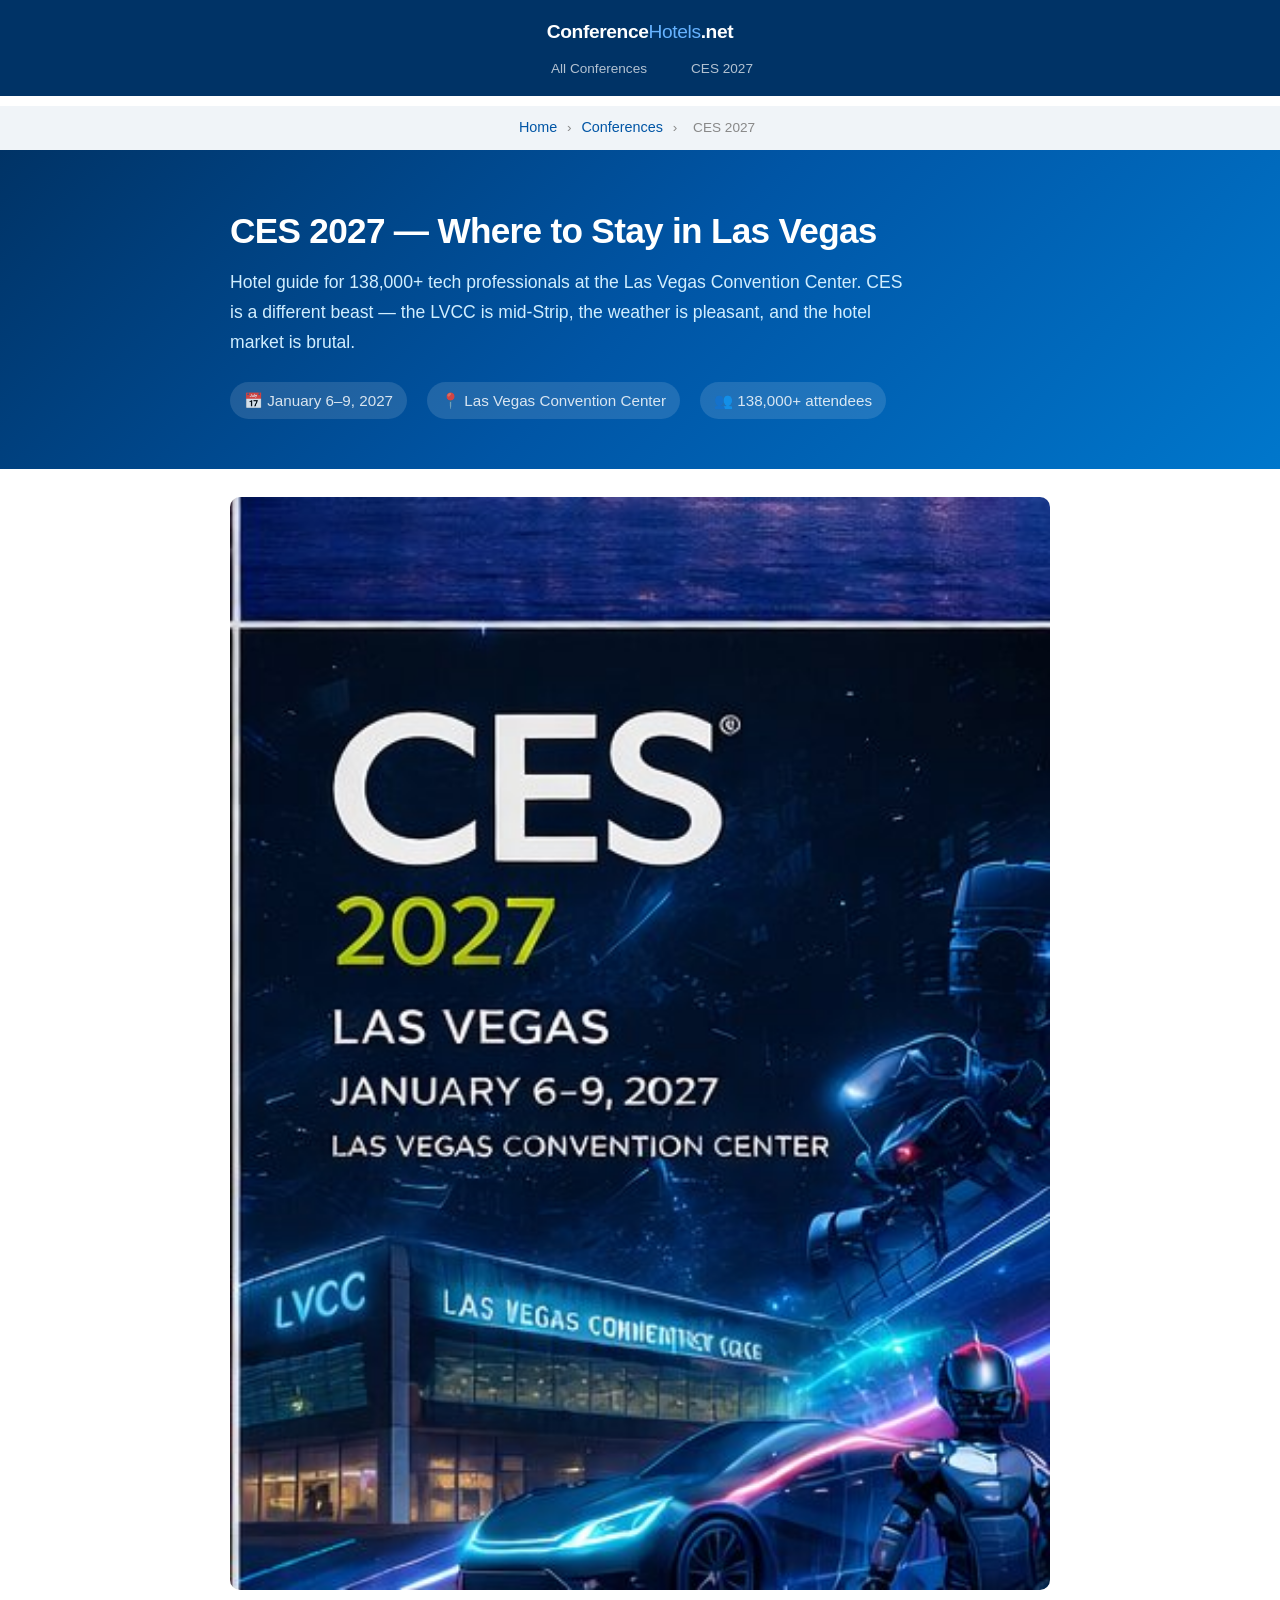
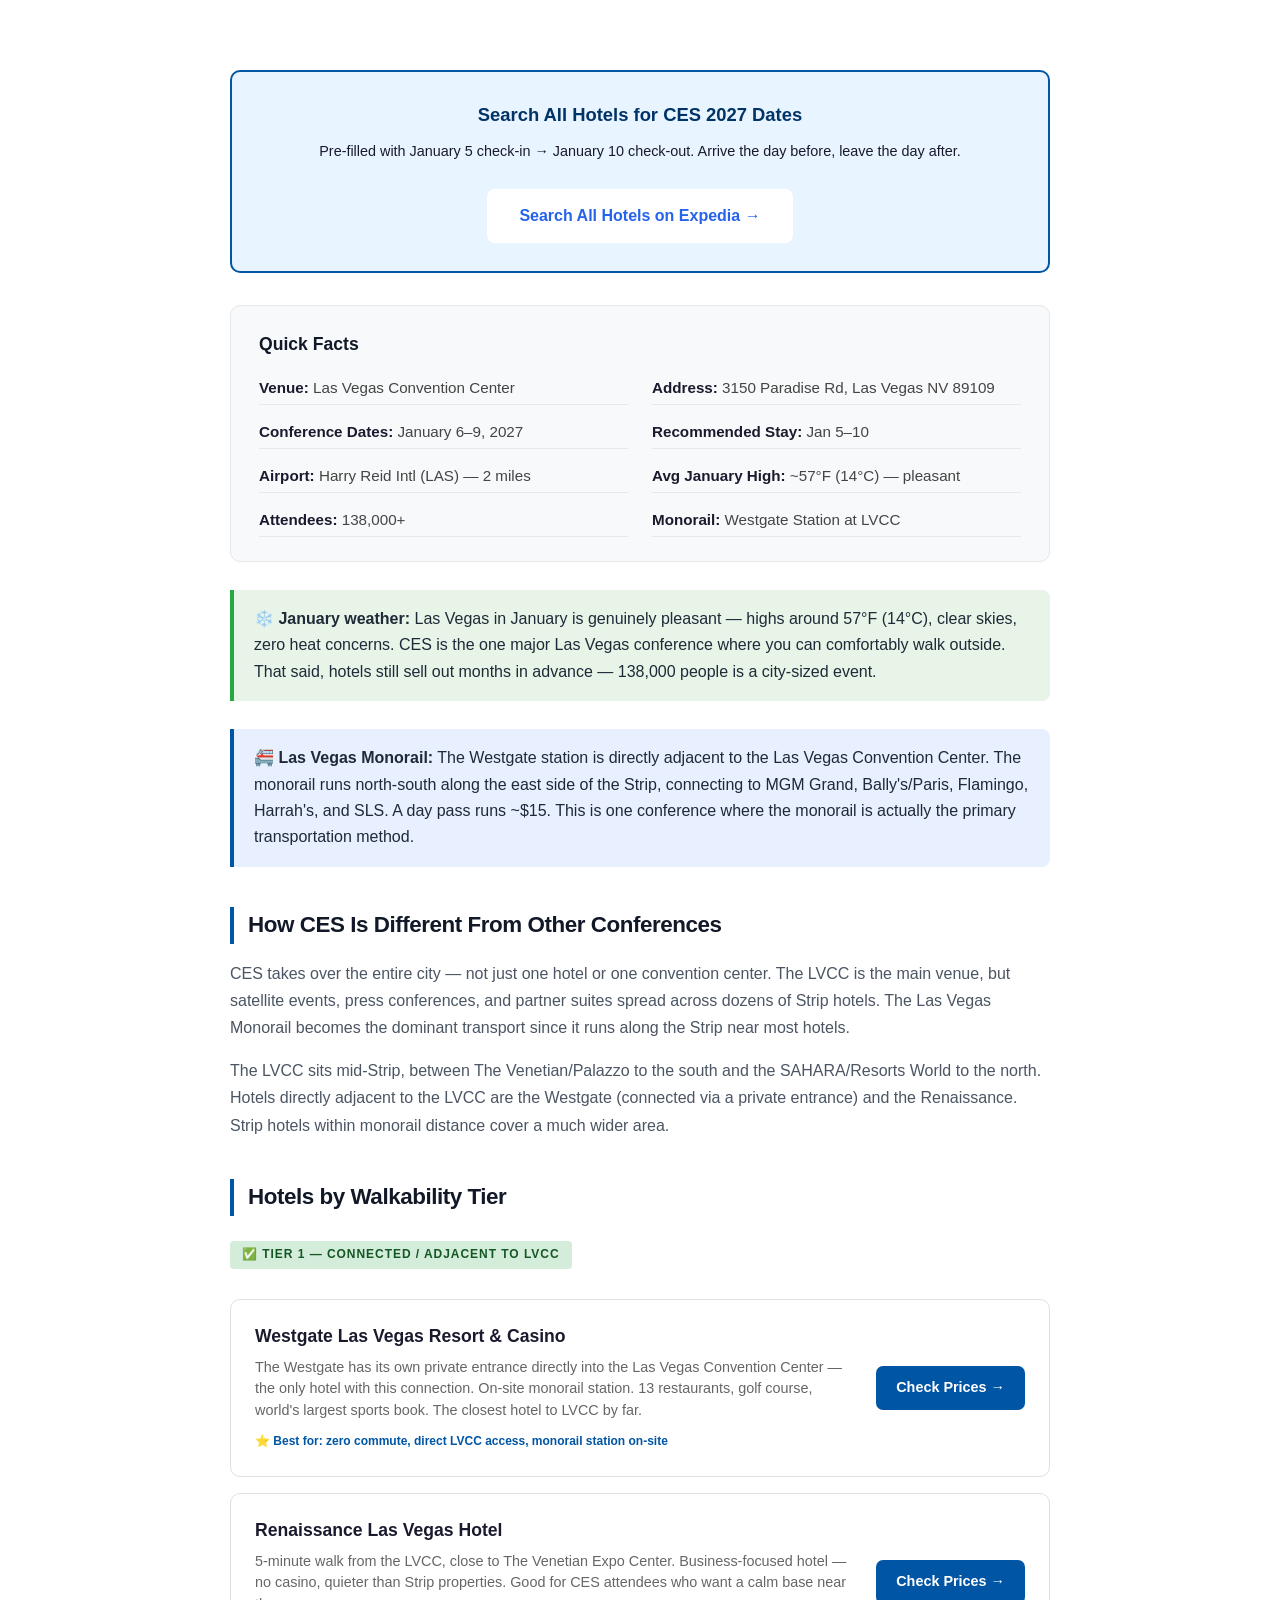
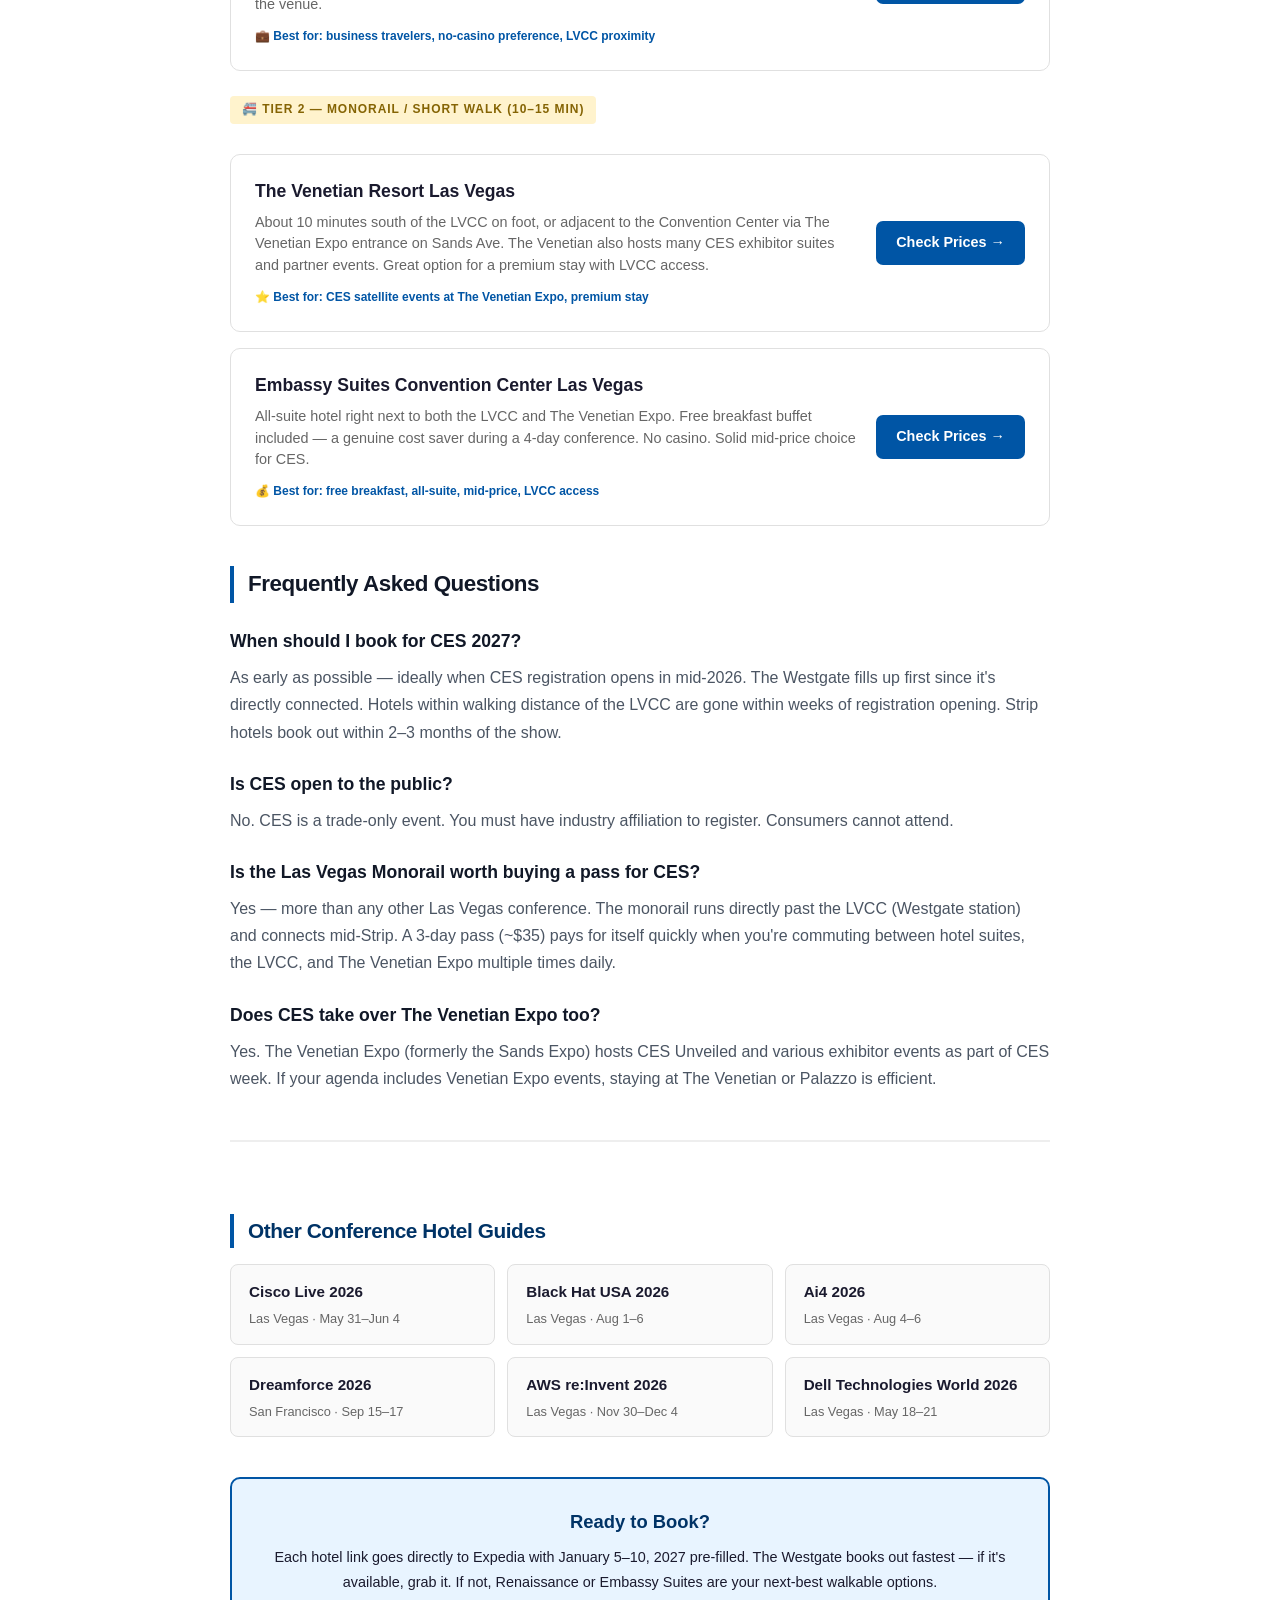
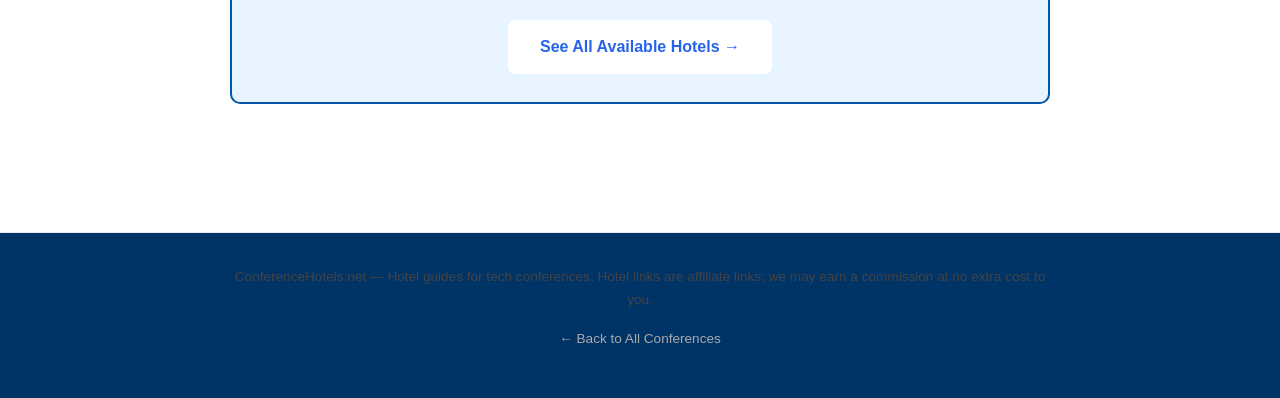
<file: conferences/ces-2027.html>
<!DOCTYPE html>
<html lang="en">
<head>
    <meta charset="UTF-8">
    <meta name="viewport" content="width=device-width, initial-scale=1.0">
    <title>CES 2027 Hotels — Best Places to Stay Near Las Vegas Convention Center</title>
    <meta name="description" content="Hotel guide for CES 2027 in Las Vegas. Walkability tiers and direct booking links near the Las Vegas Convention Center, January 6–9, 2027.">
    <link rel="canonical" href="https://conferencehotels.net/conferences/ces-2027">
    <meta name="google-site-verification" content="J3U2SEmcypv307ivO7h_2_zQb-S7PcGPleN_Dxt6Fdo" />
    <meta property="og:title" content="CES 2027 Hotels — Where to Stay Near LVCC">
    <meta property="og:description" content="Hotel walkability guide for CES 2027 at Las Vegas Convention Center. Direct Expedia booking links with January dates pre-filled.">
    <meta property="og:url" content="https://conferencehotels.net/conferences/ces-2027">
    <meta property="og:type" content="article">
    <meta property="og:image" content="https://conferencehotels.net/images/ces-2027.png">
    <meta name="twitter:card" content="summary_large_image">
    <meta name="twitter:image" content="https://conferencehotels.net/images/ces-2027.png">
    <link rel="stylesheet" href="/styles.css">
    <script type="application/ld+json">
    {"@context":"https://schema.org","@type":"Event","name":"CES 2027","startDate":"2027-01-06","endDate":"2027-01-09","eventStatus":"https://schema.org/EventScheduled","eventAttendanceMode":"https://schema.org/OfflineEventAttendanceMode","location":{"@type":"Place","name":"Las Vegas Convention Center","address":{"@type":"PostalAddress","streetAddress":"3150 Paradise Rd","addressLocality":"Las Vegas","addressRegion":"NV","postalCode":"89109"}},"description":"CES 2027 — the world's most powerful tech event with 138,000+ attendees at the Las Vegas Convention Center.",
        "image": "https://conferencehotels.net/images/ces-2027.png",,"organizer":{"@type":"Organization","name":"Consumer Technology Association","url":"https://www.ces.tech"},"performer":{"@type":"Organization","name":"Consumer Technology Association"},"offers":{"@type":"Offer","name":"Hotel Accommodations","url":"https://conferencehotels.net/conferences/ces-2027","availability":"https://schema.org/InStock","price":"0","priceCurrency":"USD","validFrom":"2026-01-01"}}
    </script>
    <script type="application/ld+json">
    {"@context":"https://schema.org","@type":"FAQPage","mainEntity":[{"@type":"Question","name":"Where is CES 2027?","acceptedAnswer":{"@type":"Answer","text":"CES 2027 is at the Las Vegas Convention Center, 3150 Paradise Rd, Las Vegas, NV 89109."}},{"@type":"Question","name":"What are the CES 2027 dates?","acceptedAnswer":{"@type":"Answer","text":"CES 2027 runs January 6–9, 2027. Most attendees arrive Monday January 5 and depart Friday January 10."}},{"@type":"Question","name":"What is the closest hotel to CES 2027?","acceptedAnswer":{"@type":"Answer","text":"The Westgate Las Vegas Resort is directly connected to the Las Vegas Convention Center with its own entrance. The Renaissance Las Vegas Hotel is a 5-minute walk. The Venetian and Palazzo are about 10 minutes on foot."}},{"@type":"Question","name":"Is CES 2027 the same as CES 2026?","acceptedAnswer":{"@type":"Answer","text":"CES 2026 took place January 6–9, 2026. CES 2027 runs January 6–9, 2027, at the same venue — the Las Vegas Convention Center."}}]}
    </script>
    <style>
        .conf-hero{background:linear-gradient(135deg,#003366 0%,#0055a5 50%,#0077cc 100%);color:white;padding:60px 0 50px}
        .conf-hero h1{font-size:2.2rem;margin-bottom:16px}
        .conf-hero p{font-size:1.1rem;color:#d0eeff;max-width:680px;margin-bottom:24px}
        .conf-meta{display:flex;gap:20px;flex-wrap:wrap;font-size:0.95rem}
        .conf-meta span{background:rgba(255,255,255,0.15);padding:6px 14px;border-radius:20px}
        .content{padding:48px 0}
        .container{max-width:860px;margin:0 auto;padding:0 20px}
        h2{font-size:1.6rem;margin:40px 0 16px;color:#003366;border-left:4px solid #0055a5;padding-left:14px}
        h3{font-size:1.2rem;margin:28px 0 10px;color:#003366}
        p{line-height:1.7;color:#444;margin-bottom:16px}
        .cta-block{background:#e8f4ff;border:2px solid #0055a5;border-radius:10px;padding:28px 32px;margin:32px 0}
        .cta-block h3{margin-top:0;color:#003366}
        .cta-block p{color:#1a1a2e!important}
        .cta{display:inline-block;background:#0055a5;color:white;padding:14px 28px;border-radius:8px;text-decoration:none;font-weight:600;font-size:1rem;margin-top:10px}
        .cta:hover{background:#003366}
        .tier-label{display:inline-block;font-size:0.75rem;font-weight:700;letter-spacing:0.08em;text-transform:uppercase;padding:4px 12px;border-radius:4px;margin-bottom:14px}
        .tier-label.green{background:#d4edda;color:#155724}
        .tier-label.yellow{background:#fff3cd;color:#856404}
        .tier-label.orange{background:#ffe8cc;color:#7c4700}
        .hotel-card{border:1px solid #e0e0e0;border-radius:10px;padding:22px 24px;margin:16px 0;display:flex;justify-content:space-between;align-items:flex-start;gap:20px;background:white}
        .hotel-card:hover{border-color:#0055a5;box-shadow:0 2px 12px rgba(0,85,165,0.1)}
        .hotel-info h4{margin:0 0 6px;font-size:1.1rem;color:#1a1a2e}
        .hotel-info p{margin:0 0 6px;font-size:0.9rem;color:#666;line-height:1.5}
        .hotel-tag{font-size:0.75rem;color:#0055a5;font-weight:600}
        .check-prices{display:inline-block;background:#0055a5;color:white;padding:10px 20px;border-radius:7px;text-decoration:none;font-weight:600;font-size:0.9rem;white-space:nowrap;flex-shrink:0;align-self:center}
        .check-prices:hover{background:#003366}
        .quick-facts{background:#f8f9fa;border-radius:10px;padding:24px 28px;margin:28px 0}
        .quick-facts h3{margin-top:0}
        .fact-grid{display:grid;grid-template-columns:1fr 1fr;gap:10px 24px}
        .fact{font-size:0.95rem;color:#444;padding:4px 0;border-bottom:1px solid #e8e8e8}
        .fact strong{color:#1a1a2e}
        .winter-note{background:#e8f4e8;border-left:4px solid #28a745;padding:16px 20px;border-radius:0 8px 8px 0;margin:28px 0}
        .monorail-box{background:#e8f0ff;border-left:4px solid #0055a5;padding:16px 20px;border-radius:0 8px 8px 0;margin:28px 0}
        footer{background:#003366;color:#aaa;text-align:center;padding:32px 20px;font-size:0.85rem}
        footer a{color:#aaa}
        header{background:#003366;padding:16px 0}
        .logo{color:white;text-decoration:none;font-size:1.2rem;font-weight:700}
        .logo span{color:#66b3ff}
        nav{display:flex;gap:20px;margin-top:10px}
        nav a{color:#aaa;text-decoration:none;font-size:0.9rem}
        nav a:hover{color:white}
        header .container{display:flex;flex-direction:column}
        .breadcrumb{background:#f0f4f8;padding:10px 0;font-size:0.85rem}
        .breadcrumb a{color:#0055a5;text-decoration:none}
        .breadcrumb span{color:#888;margin:0 6px}
        .related-section{margin:48px 0 0;border-top:2px solid #eee;padding-top:32px}
        .related-section h2{font-size:1.3rem;margin-bottom:16px;color:#003366;border-left:4px solid #0055a5;padding-left:14px}
        .related-grid{display:grid;grid-template-columns:repeat(auto-fill,minmax(240px,1fr));gap:12px}
        .related-link{display:flex;flex-direction:column;padding:14px 18px;border:1px solid #e0e0e0;border-radius:8px;text-decoration:none;color:inherit;background:#fafafa}
        .related-link:hover{border-color:#0055a5;background:#e8f4ff}
        .related-link strong{font-size:0.95rem;color:#1a1a2e;margin-bottom:4px}
        .related-link span{font-size:0.8rem;color:#666}
        @media(max-width:600px){.conf-hero h1{font-size:1.6rem}.hotel-card{flex-direction:column}.fact-grid{grid-template-columns:1fr}}
    </style>
</head>
<body>
    <header>
        <div class="container">
            <a href="/" class="logo">Conference<span>Hotels</span>.net</a>
            <nav><a href="/">All Conferences</a><a href="/conferences/ces-2027">CES 2027</a></nav>
        </div>
    </header>
    <nav class="breadcrumb" aria-label="breadcrumb">
        <div class="container">
            <a href="/">Home</a> <span>›</span>
            <a href="/conferences">Conferences</a> <span>›</span>
            <span>CES 2027</span>
        </div>
    </nav>

    <section class="conf-hero">
        <div class="container">
            <h1>CES 2027 — Where to Stay in Las Vegas</h1>
            <p>Hotel guide for 138,000+ tech professionals at the Las Vegas Convention Center. CES is a different beast — the LVCC is mid-Strip, the weather is pleasant, and the hotel market is brutal.</p>
            <div class="conf-meta">
                <span>📅 January 6–9, 2027</span>
                <span>📍 Las Vegas Convention Center</span>
                <span>👥 138,000+ attendees</span>
            </div>
        </div>
    </section>

    <div style="max-width:860px;margin:0 auto;padding:0 20px;">
        <img src="/images/ces-2027.png"
             alt="CES 2027 — January 6–9, Las Vegas Convention Center"
             style="width:100%;border-radius:10px;margin:28px 0 0;display:block;"
             loading="eager">
    </div>
    <div class="content">
        <div class="container">

            <div class="cta-block">
                <h3>Search All Hotels for CES 2027 Dates</h3>
                <p>Pre-filled with January 5 check-in → January 10 check-out. Arrive the day before, leave the day after.</p>
                <a href="https://www.expedia.com/Hotel-Search?destination=Las+Vegas+Convention+Center+Nevada&startDate=2027-01-05&endDate=2027-01-10&adults=1&clickref=1110l36Chm4K&affcid=US.DIRECT.PHG.1011l415534.1100l68075&ref_id=1110l36Chm4K&my_ad=AFF.US.DIRECT.PHG.1011l415534.1100l68075&afflid=1110l36Chm4K&affdtl=PHG.1110l36Chm4K.PZiam2YfQK" class="cta" target="_blank" rel="nofollow noopener">Search All Hotels on Expedia →</a>
            </div>

            <div class="quick-facts">
                <h3>Quick Facts</h3>
                <div class="fact-grid">
                    <div class="fact"><strong>Venue:</strong> Las Vegas Convention Center</div>
                    <div class="fact"><strong>Address:</strong> 3150 Paradise Rd, Las Vegas NV 89109</div>
                    <div class="fact"><strong>Conference Dates:</strong> January 6–9, 2027</div>
                    <div class="fact"><strong>Recommended Stay:</strong> Jan 5–10</div>
                    <div class="fact"><strong>Airport:</strong> Harry Reid Intl (LAS) — 2 miles</div>
                    <div class="fact"><strong>Avg January High:</strong> ~57°F (14°C) — pleasant</div>
                    <div class="fact"><strong>Attendees:</strong> 138,000+</div>
                    <div class="fact"><strong>Monorail:</strong> Westgate Station at LVCC</div>
                </div>
            </div>

            <div class="winter-note">
                <strong>❄️ January weather:</strong> Las Vegas in January is genuinely pleasant — highs around 57°F (14°C), clear skies, zero heat concerns. CES is the one major Las Vegas conference where you can comfortably walk outside. That said, hotels still sell out months in advance — 138,000 people is a city-sized event.
            </div>

            <div class="monorail-box">
                <strong>🚝 Las Vegas Monorail:</strong> The Westgate station is directly adjacent to the Las Vegas Convention Center. The monorail runs north-south along the east side of the Strip, connecting to MGM Grand, Bally's/Paris, Flamingo, Harrah's, and SLS. A day pass runs ~$15. This is one conference where the monorail is actually the primary transportation method.
            </div>

            <h2>How CES Is Different From Other Conferences</h2>
            <p>CES takes over the entire city — not just one hotel or one convention center. The LVCC is the main venue, but satellite events, press conferences, and partner suites spread across dozens of Strip hotels. The Las Vegas Monorail becomes the dominant transport since it runs along the Strip near most hotels.</p>
            <p>The LVCC sits mid-Strip, between The Venetian/Palazzo to the south and the SAHARA/Resorts World to the north. Hotels directly adjacent to the LVCC are the Westgate (connected via a private entrance) and the Renaissance. Strip hotels within monorail distance cover a much wider area.</p>

            <h2>Hotels by Walkability Tier</h2>

            <div style="margin:24px 0;">
                <span class="tier-label green">✅ Tier 1 — Connected / Adjacent to LVCC</span>
                <div class="hotel-card">
                    <div class="hotel-info">
                        <h4>Westgate Las Vegas Resort & Casino</h4>
                        <p>The Westgate has its own private entrance directly into the Las Vegas Convention Center — the only hotel with this connection. On-site monorail station. 13 restaurants, golf course, world's largest sports book. The closest hotel to LVCC by far.</p>
                        <span class="hotel-tag">⭐ Best for: zero commute, direct LVCC access, monorail station on-site</span>
                    </div>
                    <a href="https://www.expedia.com/Las-Vegas-Hotels-Westgate-Las-Vegas-Resort-Casino.h19558.Hotel-Information?chkin=2027-01-05&chkout=2027-01-10&adults=1&clickref=1110l36Chm4K&affcid=US.DIRECT.PHG.1011l415534.1100l68075&ref_id=1110l36Chm4K&my_ad=AFF.US.DIRECT.PHG.1011l415534.1100l68075&afflid=1110l36Chm4K&affdtl=PHG.1110l36Chm4K.PZiam2YfQK" class="check-prices" target="_blank" rel="nofollow noopener">Check Prices →</a>
                </div>
                <div class="hotel-card">
                    <div class="hotel-info">
                        <h4>Renaissance Las Vegas Hotel</h4>
                        <p>5-minute walk from the LVCC, close to The Venetian Expo Center. Business-focused hotel — no casino, quieter than Strip properties. Good for CES attendees who want a calm base near the venue.</p>
                        <span class="hotel-tag">💼 Best for: business travelers, no-casino preference, LVCC proximity</span>
                    </div>
                    <a href="https://www.expedia.com/Las-Vegas-Hotels-Renaissance-Las-Vegas-Hotel.h1107494.Hotel-Information?chkin=2027-01-05&chkout=2027-01-10&adults=1&clickref=1110l36Chm4K&affcid=US.DIRECT.PHG.1011l415534.1100l68075&ref_id=1110l36Chm4K&my_ad=AFF.US.DIRECT.PHG.1011l415534.1100l68075&afflid=1110l36Chm4K&affdtl=PHG.1110l36Chm4K.PZiam2YfQK" class="check-prices" target="_blank" rel="nofollow noopener">Check Prices →</a>
                </div>
            </div>

            <div style="margin:24px 0;">
                <span class="tier-label yellow">🚝 Tier 2 — Monorail / Short Walk (10–15 min)</span>
                <div class="hotel-card">
                    <div class="hotel-info">
                        <h4>The Venetian Resort Las Vegas</h4>
                        <p>About 10 minutes south of the LVCC on foot, or adjacent to the Convention Center via The Venetian Expo entrance on Sands Ave. The Venetian also hosts many CES exhibitor suites and partner events. Great option for a premium stay with LVCC access.</p>
                        <span class="hotel-tag">⭐ Best for: CES satellite events at The Venetian Expo, premium stay</span>
                    </div>
                    <a href="https://www.expedia.com/Las-Vegas-Hotels-The-Venetian-Resort-Las-Vegas.h1443.Hotel-Information?chkin=2027-01-05&chkout=2027-01-10&adults=1&clickref=1110l36Chm4K&affcid=US.DIRECT.PHG.1011l415534.1100l68075&ref_id=1110l36Chm4K&my_ad=AFF.US.DIRECT.PHG.1011l415534.1100l68075&afflid=1110l36Chm4K&affdtl=PHG.1110l36Chm4K.PZiam2YfQK" class="check-prices" target="_blank" rel="nofollow noopener">Check Prices →</a>
                </div>
                <div class="hotel-card">
                    <div class="hotel-info">
                        <h4>Embassy Suites Convention Center Las Vegas</h4>
                        <p>All-suite hotel right next to both the LVCC and The Venetian Expo. Free breakfast buffet included — a genuine cost saver during a 4-day conference. No casino. Solid mid-price choice for CES.</p>
                        <span class="hotel-tag">💰 Best for: free breakfast, all-suite, mid-price, LVCC access</span>
                    </div>
                    <a href="https://www.expedia.com/Las-Vegas-Hotels-Embassy-Suites-By-Hilton-Convention-Center-Las-Vegas.h423481.Hotel-Information?chkin=2027-01-05&chkout=2027-01-10&adults=1&clickref=1110l36Chm4K&affcid=US.DIRECT.PHG.1011l415534.1100l68075&ref_id=1110l36Chm4K&my_ad=AFF.US.DIRECT.PHG.1011l415534.1100l68075&afflid=1110l36Chm4K&affdtl=PHG.1110l36Chm4K.PZiam2YfQK" class="check-prices" target="_blank" rel="nofollow noopener">Check Prices →</a>
                </div>
            </div>

            <h2>Frequently Asked Questions</h2>
            <h3>When should I book for CES 2027?</h3>
            <p>As early as possible — ideally when CES registration opens in mid-2026. The Westgate fills up first since it's directly connected. Hotels within walking distance of the LVCC are gone within weeks of registration opening. Strip hotels book out within 2–3 months of the show.</p>
            <h3>Is CES open to the public?</h3>
            <p>No. CES is a trade-only event. You must have industry affiliation to register. Consumers cannot attend.</p>
            <h3>Is the Las Vegas Monorail worth buying a pass for CES?</h3>
            <p>Yes — more than any other Las Vegas conference. The monorail runs directly past the LVCC (Westgate station) and connects mid-Strip. A 3-day pass (~$35) pays for itself quickly when you're commuting between hotel suites, the LVCC, and The Venetian Expo multiple times daily.</p>
            <h3>Does CES take over The Venetian Expo too?</h3>
            <p>Yes. The Venetian Expo (formerly the Sands Expo) hosts CES Unveiled and various exhibitor events as part of CES week. If your agenda includes Venetian Expo events, staying at The Venetian or Palazzo is efficient.</p>

            <div class="related-section">
                <h2>Other Conference Hotel Guides</h2>
                <div class="related-grid">
                    <a href="/conferences/cisco-live-2026" class="related-link"><strong>Cisco Live 2026</strong><span>Las Vegas · May 31–Jun 4</span></a>
                    <a href="/conferences/black-hat-2026" class="related-link"><strong>Black Hat USA 2026</strong><span>Las Vegas · Aug 1–6</span></a>
                    <a href="/conferences/ai4-2026" class="related-link"><strong>Ai4 2026</strong><span>Las Vegas · Aug 4–6</span></a>
                    <a href="/conferences/dreamforce-2026" class="related-link"><strong>Dreamforce 2026</strong><span>San Francisco · Sep 15–17</span></a>
                    <a href="/conferences/aws-reinvent-2026" class="related-link"><strong>AWS re:Invent 2026</strong><span>Las Vegas · Nov 30–Dec 4</span></a>
                    <a href="/conferences/dell-technologies-world-2026" class="related-link"><strong>Dell Technologies World 2026</strong><span>Las Vegas · May 18–21</span></a>
                </div>
            </div>

            <div class="cta-block" style="margin-top:40px;">
                <h3>Ready to Book?</h3>
                <p>Each hotel link goes directly to Expedia with January 5–10, 2027 pre-filled. The Westgate books out fastest — if it's available, grab it. If not, Renaissance or Embassy Suites are your next-best walkable options.</p>
                <a href="https://www.expedia.com/Hotel-Search?destination=Las+Vegas+Convention+Center+Nevada&startDate=2027-01-05&endDate=2027-01-10&adults=1&clickref=1110l36Chm4K&affcid=US.DIRECT.PHG.1011l415534.1100l68075&ref_id=1110l36Chm4K&my_ad=AFF.US.DIRECT.PHG.1011l415534.1100l68075&afflid=1110l36Chm4K&affdtl=PHG.1110l36Chm4K.PZiam2YfQK" class="cta" target="_blank" rel="nofollow noopener">See All Available Hotels →</a>
            </div>
        </div>
    </div>

    <footer>
        <div class="container">
            <p>ConferenceHotels.net — Hotel guides for tech conferences. Hotel links are affiliate links; we may earn a commission at no extra cost to you.</p>
            <p><a href="/">← Back to All Conferences</a></p>
        </div>
    </footer>
</body>
</html>
</file>
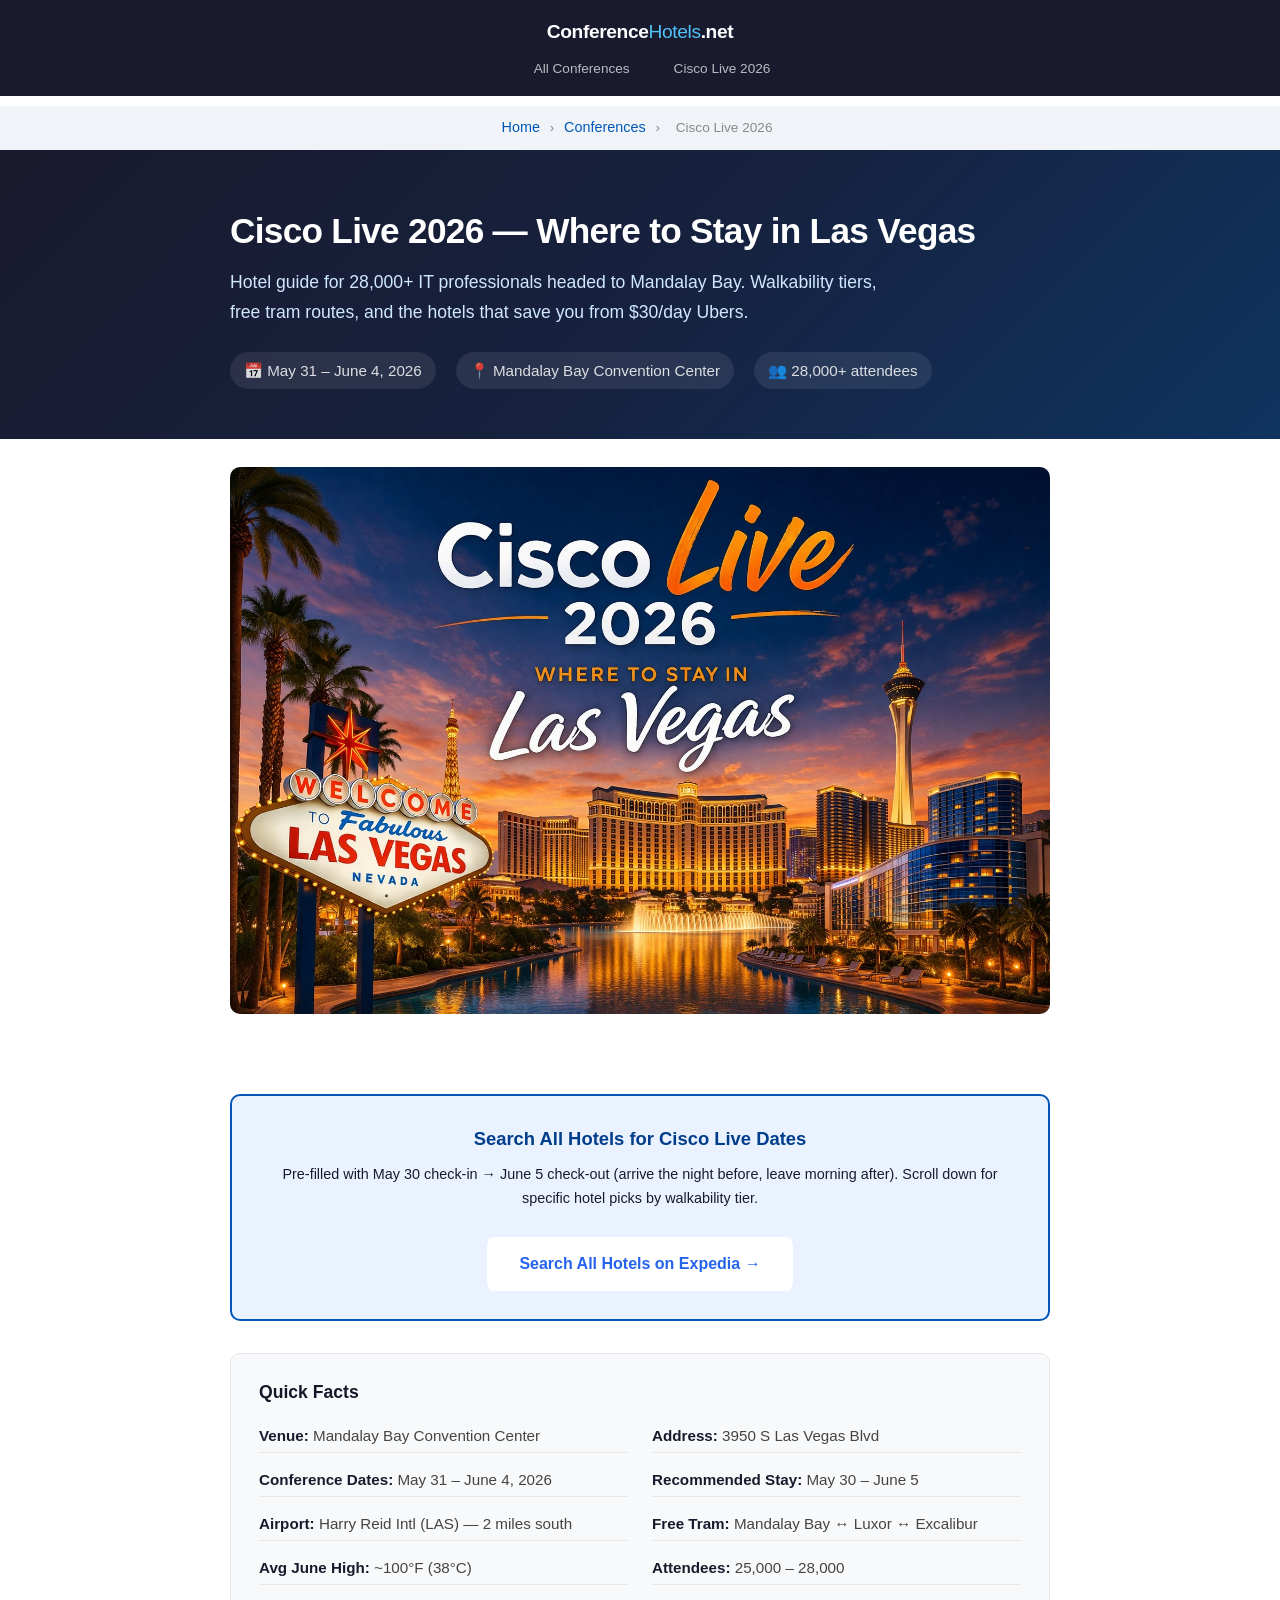
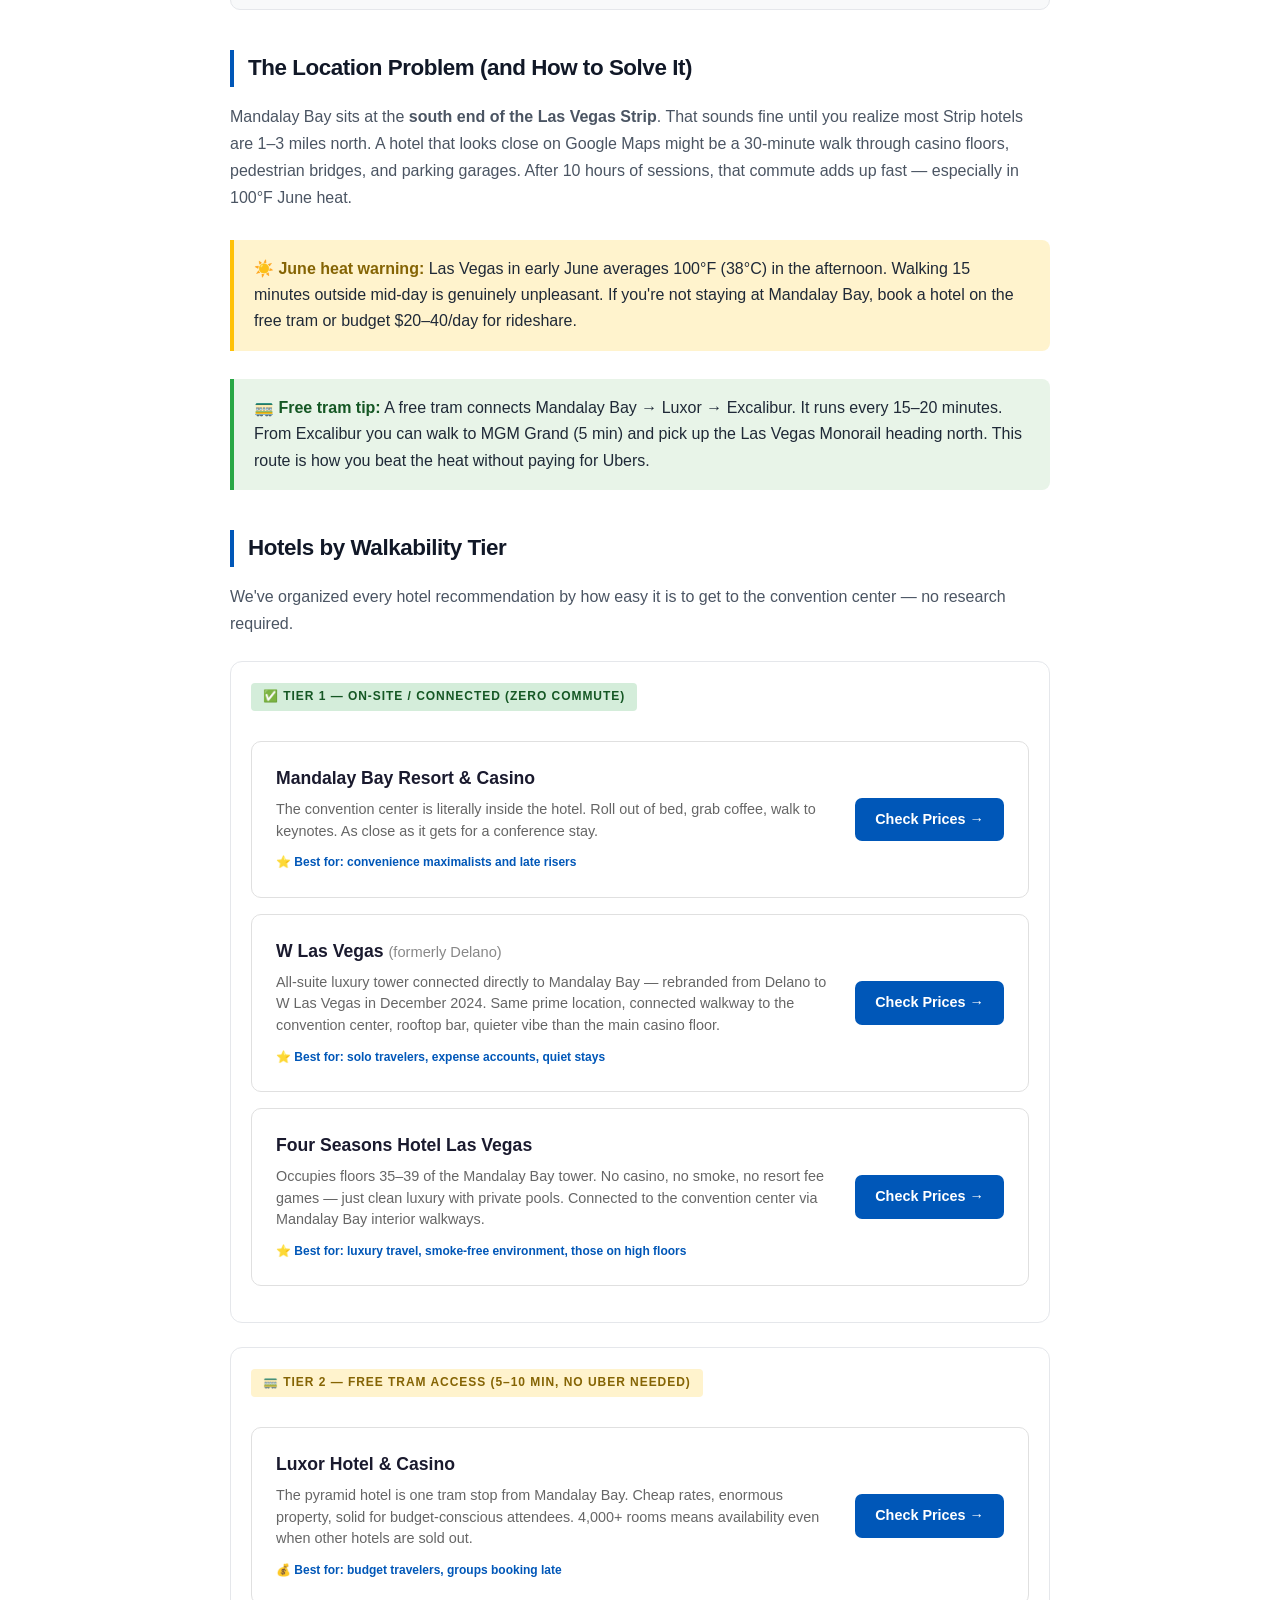
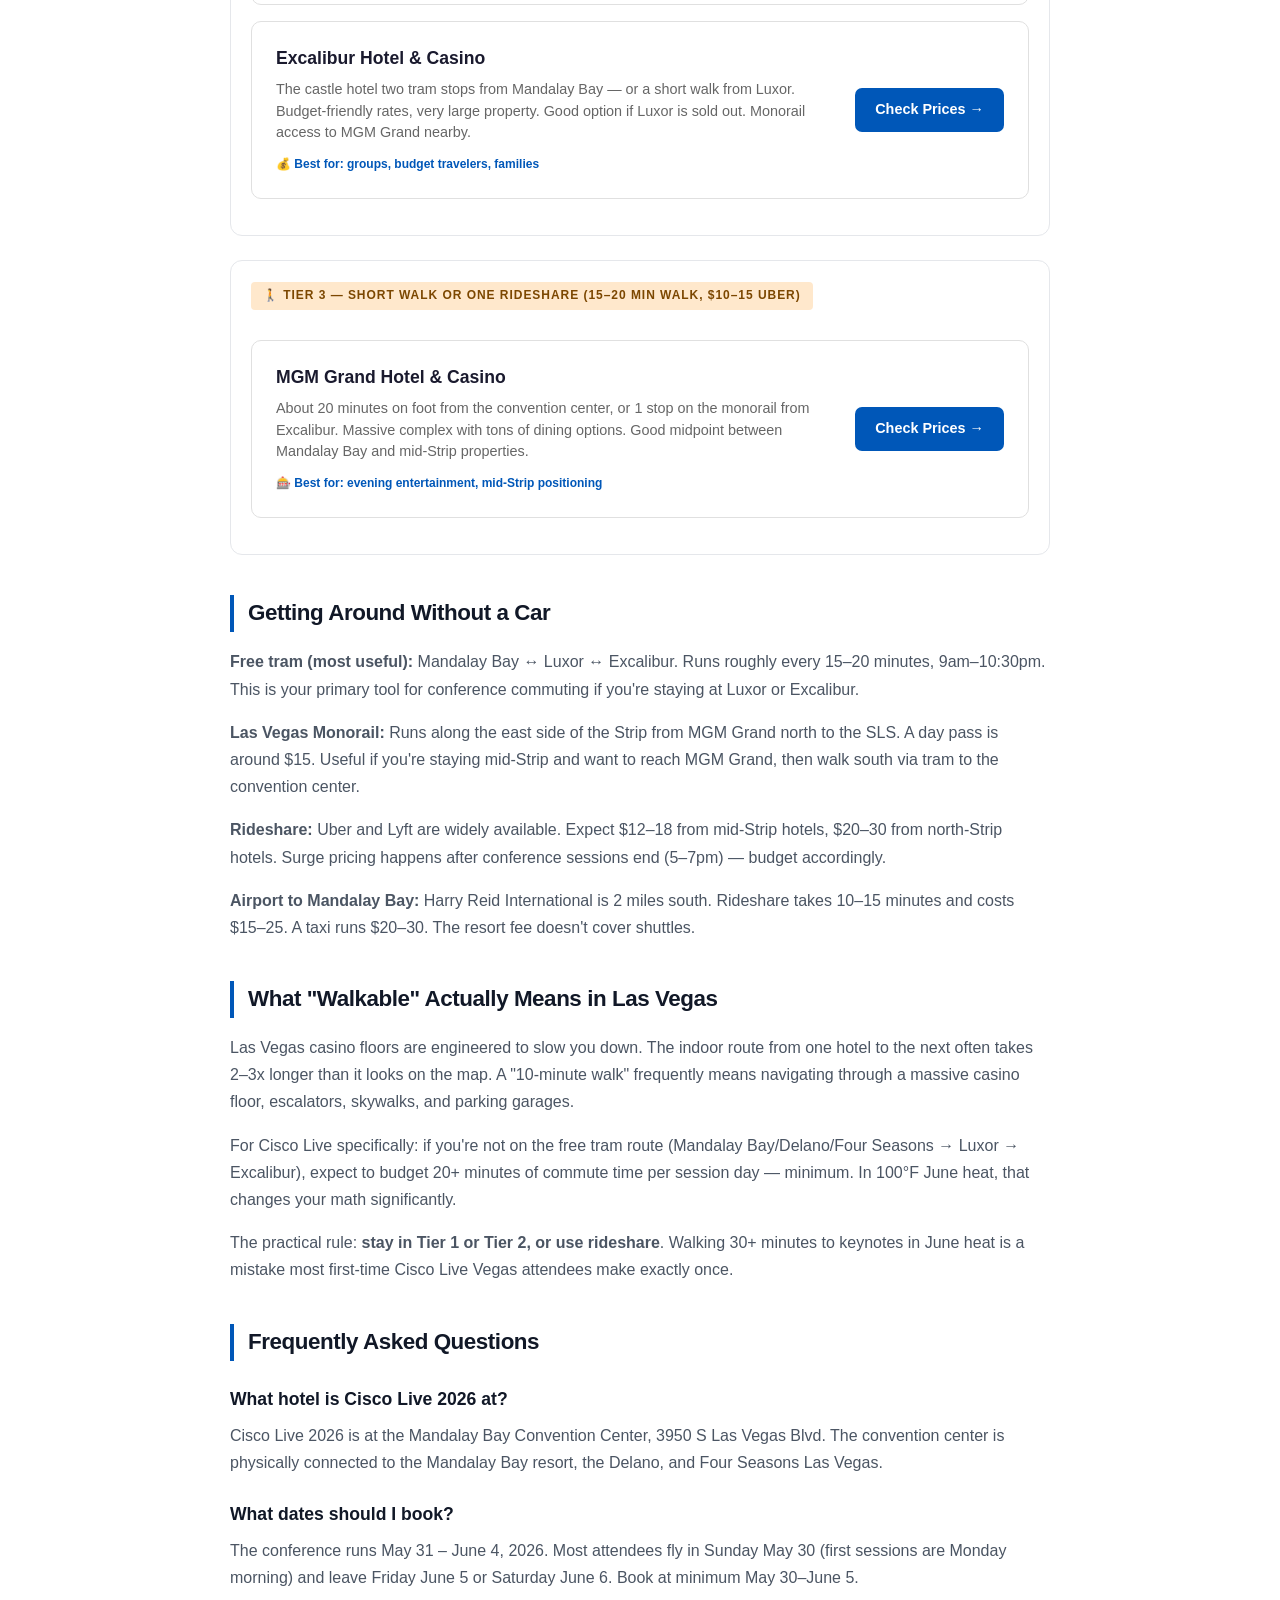
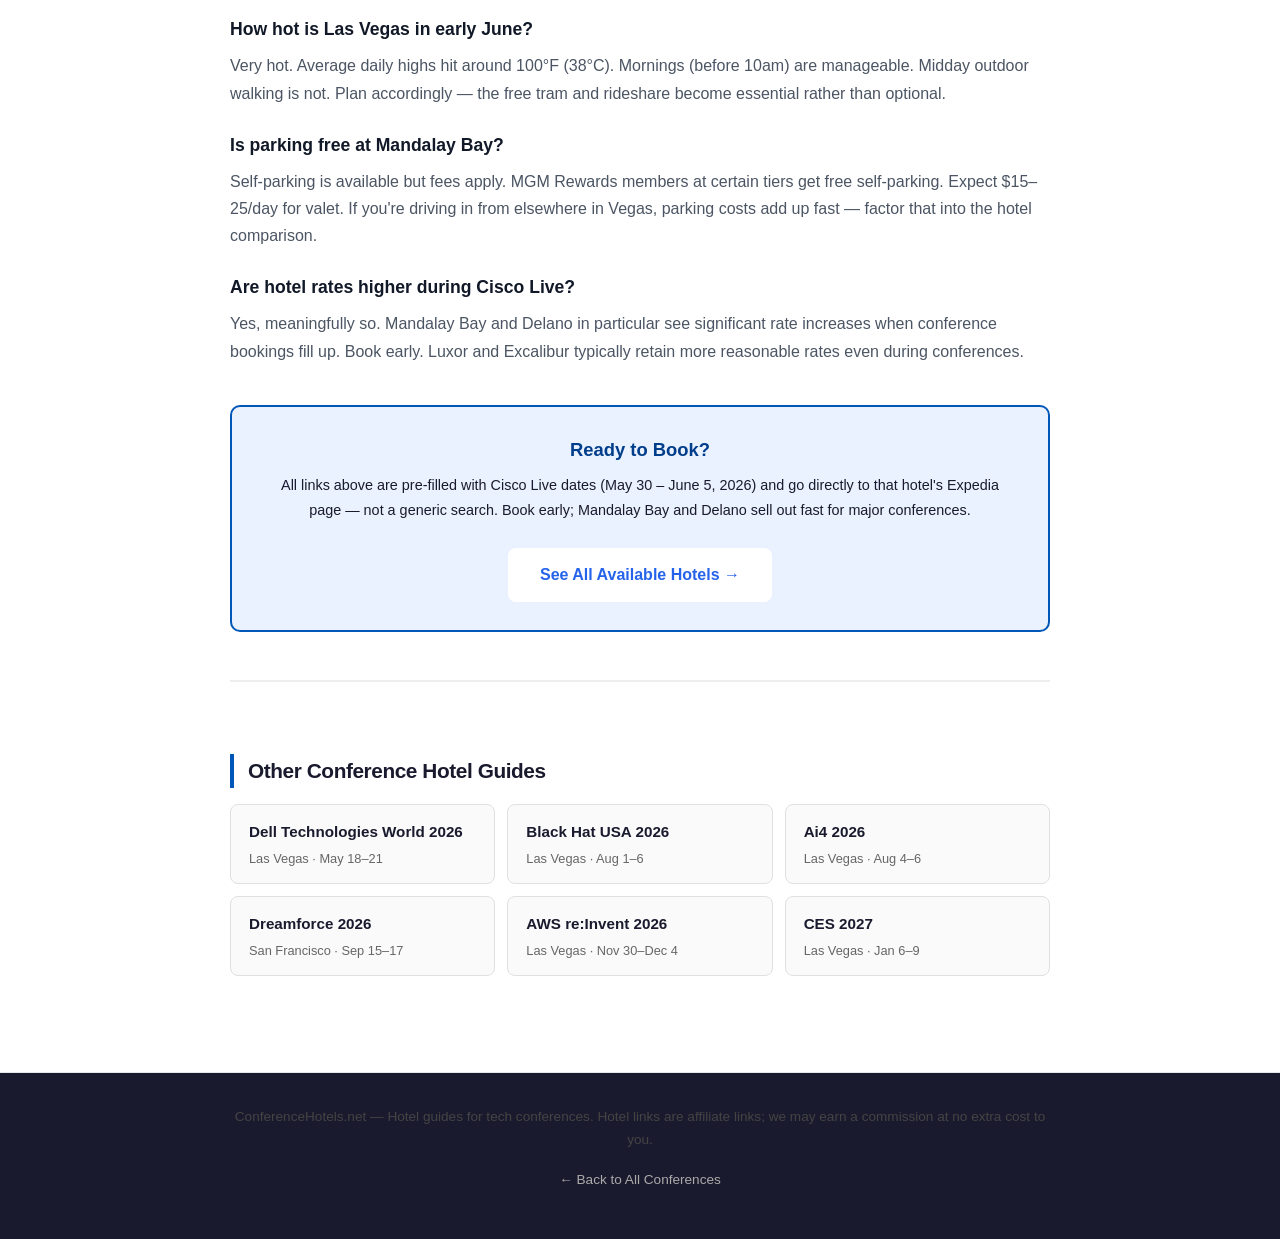
<file: conferences/cisco-live-2026.html>
<!DOCTYPE html>
<html lang="en">
<head>
    <meta charset="UTF-8">
    <meta name="viewport" content="width=device-width, initial-scale=1.0">
    <title>Cisco Live 2026 Hotels — Best Places to Stay Near Mandalay Bay</title>
    <meta name="description" content="The definitive hotel guide for Cisco Live 2026 in Las Vegas. Walkability tiers, free tram routes, and the best hotels near Mandalay Bay Convention Center for May 31–June 4.">
    <link rel="canonical" href="https://conferencehotels.net/conferences/cisco-live-2026">
    <meta name="google-site-verification" content="J3U2SEmcypv307ivO7h_2_zQb-S7PcGPleN_Dxt6Fdo" />
    <meta property="og:title" content="Cisco Live 2026 Hotels — Where to Stay in Las Vegas">
    <meta property="og:description" content="Hotel walkability guide for Cisco Live 2026 at Mandalay Bay. Free tram routes, tier rankings, and direct Expedia booking links.">
    <meta property="og:image" content="https://conferencehotels.net/images/cisco-live-2026.png">
    <meta property="og:url" content="https://conferencehotels.net/conferences/cisco-live-2026">
    <meta property="og:type" content="article">
    <meta name="twitter:card" content="summary_large_image">
    <meta name="twitter:image" content="https://conferencehotels.net/images/cisco-live-2026.png">
    <link rel="stylesheet" href="/styles.css">

    <!-- Schema: Event -->
    <script type="application/ld+json">
    {
        "@context": "https://schema.org",
        "@type": "Event",
        "name": "Cisco Live 2026",
        "startDate": "2026-05-31",
        "endDate": "2026-06-04",
        "eventStatus": "https://schema.org/EventScheduled",
        "eventAttendanceMode": "https://schema.org/OfflineEventAttendanceMode",
        "location": {
            "@type": "Place",
            "name": "Mandalay Bay Convention Center",
            "address": {
                "@type": "PostalAddress",
                "streetAddress": "3950 S Las Vegas Blvd",
                "addressLocality": "Las Vegas",
                "addressRegion": "NV",
                "postalCode": "89119"
            }
        },
        "description": "Cisco Live 2026 Las Vegas — the largest Cisco networking and IT conference with 28,000+ attendees.",
        "image": "https://conferencehotels.net/images/cisco-live-2026.png",
        "organizer": {
            "@type": "Organization",
            "name": "Cisco",
            "url": "https://www.ciscolive.com"
        },
        "performer": {
            "@type": "Organization",
            "name": "Cisco"
        },
        "offers": {
            "@type": "Offer",
            "name": "Hotel Accommodations",
            "url": "https://conferencehotels.net/conferences/cisco-live-2026",
            "availability": "https://schema.org/InStock",
            "price": "0",
            "priceCurrency": "USD",
            "validFrom": "2026-01-01"
        }
    }
    </script>

    <!-- Schema: FAQ -->
    <script type="application/ld+json">
    {
        "@context": "https://schema.org",
        "@type": "FAQPage",
        "mainEntity": [
            {
                "@type": "Question",
                "name": "What hotel is Cisco Live 2026 held at?",
                "acceptedAnswer": {
                    "@type": "Answer",
                    "text": "Cisco Live 2026 is held at the Mandalay Bay Convention Center, 3950 S Las Vegas Blvd, Las Vegas, NV 89119."
                }
            },
            {
                "@type": "Question",
                "name": "What dates is Cisco Live 2026?",
                "acceptedAnswer": {
                    "@type": "Answer",
                    "text": "Cisco Live 2026 runs May 31 through June 4, 2026. Most attendees arrive Sunday May 30 and depart Friday June 5 or Saturday June 6."
                }
            },
            {
                "@type": "Question",
                "name": "Can I walk to Mandalay Bay from other Strip hotels?",
                "acceptedAnswer": {
                    "@type": "Answer",
                    "text": "It depends on the hotel. Mandalay Bay, Delano, and Four Seasons are connected directly. Luxor and Excalibur are reachable via a free tram. MGM Grand is about a 20-minute walk. Hotels north of MGM Grand require rideshare or the Las Vegas Monorail."
                }
            },
            {
                "@type": "Question",
                "name": "Is there a free tram near Mandalay Bay?",
                "acceptedAnswer": {
                    "@type": "Answer",
                    "text": "Yes. A free tram connects Mandalay Bay to Luxor and Excalibur. It runs frequently and is the easiest way to get between these three properties."
                }
            },
            {
                "@type": "Question",
                "name": "How hot is Las Vegas in June?",
                "acceptedAnswer": {
                    "@type": "Answer",
                    "text": "Average highs in early June are around 100°F (38°C). Mornings are bearable but afternoons are extremely hot. Book a hotel connected to the convention center or plan rideshares for daytime travel."
                }
            }
        ]
    }
    </script>

    <style>
        .conf-hero {
            background: linear-gradient(135deg, #1a1a2e 0%, #16213e 50%, #0f3460 100%);
            color: white;
            padding: 60px 0 50px;
        }
        .conf-hero h1 { font-size: 2.2rem; margin-bottom: 16px; }
        .conf-hero p { font-size: 1.1rem; color: #d0e8ff; max-width: 680px; margin-bottom: 24px; }
        .conf-meta { display: flex; gap: 20px; flex-wrap: wrap; font-size: 0.95rem; opacity: 0.85; }
        .conf-meta span { background: rgba(255,255,255,0.1); padding: 6px 14px; border-radius: 20px; }

        .content { padding: 48px 0; }
        .container { max-width: 860px; margin: 0 auto; padding: 0 20px; }

        h2 { font-size: 1.6rem; margin: 40px 0 16px; color: #1a1a2e; border-left: 4px solid #0057b8; padding-left: 14px; }
        h3 { font-size: 1.2rem; margin: 28px 0 10px; color: #1a1a2e; }
        p { line-height: 1.7; color: #444; margin-bottom: 16px; }

        .cta-block {
            background: #eaf2ff;
            border: 2px solid #0057b8;
            border-radius: 10px;
            padding: 28px 32px;
            margin: 32px 0;
        }
        .cta-block h3 { margin-top: 0; color: #003d8a; }
        .cta-block p { color: #1a1a2e !important; }
        .cta { display: inline-block; background: #0057b8; color: white; padding: 14px 28px; border-radius: 8px; text-decoration: none; font-weight: 600; font-size: 1rem; margin-top: 10px; }
        .cta:hover { background: #003d8a; }

        .tier { margin: 24px 0; }
        .tier-label {
            display: inline-block;
            font-size: 0.75rem;
            font-weight: 700;
            letter-spacing: 0.08em;
            text-transform: uppercase;
            padding: 4px 12px;
            border-radius: 4px;
            margin-bottom: 14px;
        }
        .tier-label.green { background: #d4edda; color: #155724; }
        .tier-label.yellow { background: #fff3cd; color: #856404; }
        .tier-label.orange { background: #ffe8cc; color: #7c4700; }
        .tier-label.red { background: #f8d7da; color: #721c24; }

        .hotel-card {
            border: 1px solid #e0e0e0;
            border-radius: 10px;
            padding: 22px 24px;
            margin: 16px 0;
            display: flex;
            justify-content: space-between;
            align-items: flex-start;
            gap: 20px;
            background: white;
        }
        .hotel-card:hover { border-color: #0057b8; box-shadow: 0 2px 12px rgba(0,87,184,0.1); }
        .hotel-info h4 { margin: 0 0 6px; font-size: 1.1rem; color: #1a1a2e; }
        .hotel-info p { margin: 0 0 6px; font-size: 0.9rem; color: #666; line-height: 1.5; }
        .hotel-tag { font-size: 0.75rem; color: #0057b8; font-weight: 600; }
        .hotel-price { font-size: 0.85rem; color: #888; }
        .check-prices {
            display: inline-block;
            background: #0057b8;
            color: white;
            padding: 10px 20px;
            border-radius: 7px;
            text-decoration: none;
            font-weight: 600;
            font-size: 0.9rem;
            white-space: nowrap;
            flex-shrink: 0;
            align-self: center;
        }
        .check-prices:hover { background: #003d8a; }

        .quick-facts { background: #f8f9fa; border-radius: 10px; padding: 24px 28px; margin: 28px 0; }
        .quick-facts h3 { margin-top: 0; }
        .fact-grid { display: grid; grid-template-columns: 1fr 1fr; gap: 10px 24px; }
        .fact { font-size: 0.95rem; color: #444; padding: 4px 0; border-bottom: 1px solid #e8e8e8; }
        .fact strong { color: #1a1a2e; }

        .heat-warning { background: #fff3cd; border-left: 4px solid #ffc107; padding: 16px 20px; border-radius: 0 8px 8px 0; margin: 28px 0; }
        .heat-warning strong { color: #856404; }

        .tram-box { background: #e8f4e8; border-left: 4px solid #28a745; padding: 16px 20px; border-radius: 0 8px 8px 0; margin: 24px 0; }
        .tram-box strong { color: #155724; }

        footer { background: #1a1a2e; color: #aaa; text-align: center; padding: 32px 20px; font-size: 0.85rem; }
        footer a { color: #aaa; }

        header { background: #1a1a2e; padding: 16px 0; }
        .logo { color: white; text-decoration: none; font-size: 1.2rem; font-weight: 700; }
        .logo span { color: #4fc3f7; }
        nav { display: flex; gap: 20px; margin-top: 10px; }
        nav a { color: #aaa; text-decoration: none; font-size: 0.9rem; }
        nav a:hover { color: white; }
        header .container { display: flex; flex-direction: column; }

        @media (max-width: 600px) {
            .conf-hero h1 { font-size: 1.6rem; }
            .hotel-card { flex-direction: column; }
            .fact-grid { grid-template-columns: 1fr; }
            .conf-meta { gap: 10px; }
        }
    
    .breadcrumb { background: #f0f4f8; padding: 10px 0; font-size: 0.85rem; }
    .breadcrumb a { color: #0057b8; text-decoration: none; }
    .breadcrumb span { color: #888; margin: 0 6px; }
    .related-section { margin: 48px 0 0; border-top: 2px solid #eee; padding-top: 32px; }
    .related-section h2 { font-size: 1.3rem; margin-bottom: 16px; color: #1a1a2e; border-left: 4px solid #0057b8; padding-left: 14px; }
    .related-grid { display: grid; grid-template-columns: repeat(auto-fill, minmax(240px, 1fr)); gap: 12px; }
    .related-link { display: flex; flex-direction: column; padding: 14px 18px; border: 1px solid #e0e0e0; border-radius: 8px; text-decoration: none; color: inherit; background: #fafafa; }
    .related-link:hover { border-color: #0057b8; background: #f0f7ff; }
    .related-link strong { font-size: 0.95rem; color: #1a1a2e; margin-bottom: 4px; }
    .related-link span { font-size: 0.8rem; color: #666; }

    </style>
</head>
<body>
    <header>
        <div class="container">
            <a href="/" class="logo">Conference<span>Hotels</span>.net</a>
            <nav>
                <a href="/">All Conferences</a>
                <a href="/conferences/cisco-live-2026">Cisco Live 2026</a>
            </nav>
        </div>
    </header>
    <nav class="breadcrumb" aria-label="breadcrumb">
        <div class="container">
            <a href="/">Home</a> <span>›</span>
            <a href="/conferences">Conferences</a> <span>›</span>
            <span>Cisco Live 2026</span>
        </div>
    </nav>

    <section class="conf-hero">
        <div class="container">
            <h1>Cisco Live 2026 — Where to Stay in Las Vegas</h1>
            <p>Hotel guide for 28,000+ IT professionals headed to Mandalay Bay. Walkability tiers, free tram routes, and the hotels that save you from $30/day Ubers.</p>
            <div class="conf-meta">
                <span>📅 May 31 – June 4, 2026</span>
                <span>📍 Mandalay Bay Convention Center</span>
                <span>👥 28,000+ attendees</span>
            </div>
        </div>
    </section>

    <div style="max-width:860px;margin:0 auto;padding:0 20px;">
        <img src="/images/cisco-live-2026.png"
             alt="Cisco Live 2026 — Where to Stay in Las Vegas"
             style="width:100%;border-radius:10px;margin:28px 0 0;display:block;"
             loading="eager">
    </div>

    <div class="content">
        <div class="container">

            <div class="cta-block">
                <h3>Search All Hotels for Cisco Live Dates</h3>
                <p>Pre-filled with May 30 check-in → June 5 check-out (arrive the night before, leave morning after). Scroll down for specific hotel picks by walkability tier.</p>
                <a href="https://www.expedia.com/Hotel-Search?destination=Mandalay+Bay+Convention+Center+Las+Vegas&startDate=2026-05-30&endDate=2026-06-05&adults=1&clickref=1110l36Chm4K&affcid=US.DIRECT.PHG.1011l415534.1100l68075&ref_id=1110l36Chm4K&my_ad=AFF.US.DIRECT.PHG.1011l415534.1100l68075&afflid=1110l36Chm4K&affdtl=PHG.1110l36Chm4K.PZiam2YfQK" class="cta" target="_blank" rel="nofollow noopener">Search All Hotels on Expedia →</a>
            </div>

            <div class="quick-facts">
                <h3>Quick Facts</h3>
                <div class="fact-grid">
                    <div class="fact"><strong>Venue:</strong> Mandalay Bay Convention Center</div>
                    <div class="fact"><strong>Address:</strong> 3950 S Las Vegas Blvd</div>
                    <div class="fact"><strong>Conference Dates:</strong> May 31 – June 4, 2026</div>
                    <div class="fact"><strong>Recommended Stay:</strong> May 30 – June 5</div>
                    <div class="fact"><strong>Airport:</strong> Harry Reid Intl (LAS) — 2 miles south</div>
                    <div class="fact"><strong>Free Tram:</strong> Mandalay Bay ↔ Luxor ↔ Excalibur</div>
                    <div class="fact"><strong>Avg June High:</strong> ~100°F (38°C)</div>
                    <div class="fact"><strong>Attendees:</strong> 25,000 – 28,000</div>
                </div>
            </div>

            <h2>The Location Problem (and How to Solve It)</h2>
            <p>Mandalay Bay sits at the <strong>south end of the Las Vegas Strip</strong>. That sounds fine until you realize most Strip hotels are 1–3 miles north. A hotel that looks close on Google Maps might be a 30-minute walk through casino floors, pedestrian bridges, and parking garages. After 10 hours of sessions, that commute adds up fast — especially in 100°F June heat.</p>

            <div class="heat-warning">
                <strong>☀️ June heat warning:</strong> Las Vegas in early June averages 100°F (38°C) in the afternoon. Walking 15 minutes outside mid-day is genuinely unpleasant. If you're not staying at Mandalay Bay, book a hotel on the free tram or budget $20–40/day for rideshare.
            </div>

            <div class="tram-box">
                <strong>🚃 Free tram tip:</strong> A free tram connects Mandalay Bay → Luxor → Excalibur. It runs every 15–20 minutes. From Excalibur you can walk to MGM Grand (5 min) and pick up the Las Vegas Monorail heading north. This route is how you beat the heat without paying for Ubers.
            </div>

            <h2>Hotels by Walkability Tier</h2>
            <p>We've organized every hotel recommendation by how easy it is to get to the convention center — no research required.</p>

            <!-- TIER 1: On-Site -->
            <div class="tier">
                <span class="tier-label green">✅ Tier 1 — On-Site / Connected (Zero commute)</span>

                <div class="hotel-card">
                    <div class="hotel-info">
                        <h4>Mandalay Bay Resort & Casino</h4>
                        <p>The convention center is literally inside the hotel. Roll out of bed, grab coffee, walk to keynotes. As close as it gets for a conference stay.</p>
                        <span class="hotel-tag">⭐ Best for: convenience maximalists and late risers</span>
                    </div>
                    <a href="https://www.expedia.com/Las-Vegas-Hotels-Mandalay-Bay-Resort-And-Casino.h203613.Hotel-Information?chkin=2026-05-30&chkout=2026-06-05&adults=1&clickref=1110l36Chm4K&affcid=US.DIRECT.PHG.1011l415534.1100l68075&ref_id=1110l36Chm4K&my_ad=AFF.US.DIRECT.PHG.1011l415534.1100l68075&afflid=1110l36Chm4K&affdtl=PHG.1110l36Chm4K.PZiam2YfQK" class="check-prices" target="_blank" rel="nofollow noopener">Check Prices →</a>
                </div>

                <div class="hotel-card">
                    <div class="hotel-info">
                        <h4>W Las Vegas <small style="font-weight:400;color:#888;">(formerly Delano)</small></h4>
                        <p>All-suite luxury tower connected directly to Mandalay Bay — rebranded from Delano to W Las Vegas in December 2024. Same prime location, connected walkway to the convention center, rooftop bar, quieter vibe than the main casino floor.</p>
                        <span class="hotel-tag">⭐ Best for: solo travelers, expense accounts, quiet stays</span>
                    </div>
                    <a href="https://www.expedia.com/Las-Vegas-Hotels-W-Las-Vegas.h1248211.Hotel-Information?chkin=2026-05-30&chkout=2026-06-05&adults=1&clickref=1110l36Chm4K&affcid=US.DIRECT.PHG.1011l415534.1100l68075&ref_id=1110l36Chm4K&my_ad=AFF.US.DIRECT.PHG.1011l415534.1100l68075&afflid=1110l36Chm4K&affdtl=PHG.1110l36Chm4K.PZiam2YfQK" class="check-prices" target="_blank" rel="nofollow noopener">Check Prices →</a>
                </div>

                <div class="hotel-card">
                    <div class="hotel-info">
                        <h4>Four Seasons Hotel Las Vegas</h4>
                        <p>Occupies floors 35–39 of the Mandalay Bay tower. No casino, no smoke, no resort fee games — just clean luxury with private pools. Connected to the convention center via Mandalay Bay interior walkways.</p>
                        <span class="hotel-tag">⭐ Best for: luxury travel, smoke-free environment, those on high floors</span>
                    </div>
                    <a href="https://www.expedia.com/Las-Vegas-Hotels-Four-Seasons-Hotel-Las-Vegas.h460435.Hotel-Information?chkin=2026-05-30&chkout=2026-06-05&adults=1&clickref=1110l36Chm4K&affcid=US.DIRECT.PHG.1011l415534.1100l68075&ref_id=1110l36Chm4K&my_ad=AFF.US.DIRECT.PHG.1011l415534.1100l68075&afflid=1110l36Chm4K&affdtl=PHG.1110l36Chm4K.PZiam2YfQK" class="check-prices" target="_blank" rel="nofollow noopener">Check Prices →</a>
                </div>
            </div>

            <!-- TIER 2: Free Tram -->
            <div class="tier">
                <span class="tier-label yellow">🚃 Tier 2 — Free Tram Access (5–10 min, no Uber needed)</span>

                <div class="hotel-card">
                    <div class="hotel-info">
                        <h4>Luxor Hotel & Casino</h4>
                        <p>The pyramid hotel is one tram stop from Mandalay Bay. Cheap rates, enormous property, solid for budget-conscious attendees. 4,000+ rooms means availability even when other hotels are sold out.</p>
                        <span class="hotel-tag">💰 Best for: budget travelers, groups booking late</span>
                    </div>
                    <a href="https://www.expedia.com/Las-Vegas-Hotels-Luxor-Hotel-And-Casino.h15237.Hotel-Information?chkin=2026-05-30&chkout=2026-06-05&adults=1&clickref=1110l36Chm4K&affcid=US.DIRECT.PHG.1011l415534.1100l68075&ref_id=1110l36Chm4K&my_ad=AFF.US.DIRECT.PHG.1011l415534.1100l68075&afflid=1110l36Chm4K&affdtl=PHG.1110l36Chm4K.PZiam2YfQK" class="check-prices" target="_blank" rel="nofollow noopener">Check Prices →</a>
                </div>

                <div class="hotel-card">
                    <div class="hotel-info">
                        <h4>Excalibur Hotel & Casino</h4>
                        <p>The castle hotel two tram stops from Mandalay Bay — or a short walk from Luxor. Budget-friendly rates, very large property. Good option if Luxor is sold out. Monorail access to MGM Grand nearby.</p>
                        <span class="hotel-tag">💰 Best for: groups, budget travelers, families</span>
                    </div>
                    <a href="https://www.expedia.com/Las-Vegas-Hotels-Excalibur-Hotel-Casino.h41308.Hotel-Information?chkin=2026-05-30&chkout=2026-06-05&adults=1&clickref=1110l36Chm4K&affcid=US.DIRECT.PHG.1011l415534.1100l68075&ref_id=1110l36Chm4K&my_ad=AFF.US.DIRECT.PHG.1011l415534.1100l68075&afflid=1110l36Chm4K&affdtl=PHG.1110l36Chm4K.PZiam2YfQK" class="check-prices" target="_blank" rel="nofollow noopener">Check Prices →</a>
                </div>
            </div>

            <!-- TIER 3: Short Walk -->
            <div class="tier">
                <span class="tier-label orange">🚶 Tier 3 — Short Walk or One Rideshare (15–20 min walk, $10–15 Uber)</span>

                <div class="hotel-card">
                    <div class="hotel-info">
                        <h4>MGM Grand Hotel & Casino</h4>
                        <p>About 20 minutes on foot from the convention center, or 1 stop on the monorail from Excalibur. Massive complex with tons of dining options. Good midpoint between Mandalay Bay and mid-Strip properties.</p>
                        <span class="hotel-tag">🎰 Best for: evening entertainment, mid-Strip positioning</span>
                    </div>
                    <a href="https://www.expedia.com/Las-Vegas-Hotels-MGM-Grand-Hotel-Casino.h12628.Hotel-Information?chkin=2026-05-30&chkout=2026-06-05&adults=1&clickref=1110l36Chm4K&affcid=US.DIRECT.PHG.1011l415534.1100l68075&ref_id=1110l36Chm4K&my_ad=AFF.US.DIRECT.PHG.1011l415534.1100l68075&afflid=1110l36Chm4K&affdtl=PHG.1110l36Chm4K.PZiam2YfQK" class="check-prices" target="_blank" rel="nofollow noopener">Check Prices →</a>
                </div>
            </div>

            <!-- Transport breakdown -->
            <h2>Getting Around Without a Car</h2>
            <p><strong>Free tram (most useful):</strong> Mandalay Bay ↔ Luxor ↔ Excalibur. Runs roughly every 15–20 minutes, 9am–10:30pm. This is your primary tool for conference commuting if you're staying at Luxor or Excalibur.</p>
            <p><strong>Las Vegas Monorail:</strong> Runs along the east side of the Strip from MGM Grand north to the SLS. A day pass is around $15. Useful if you're staying mid-Strip and want to reach MGM Grand, then walk south via tram to the convention center.</p>
            <p><strong>Rideshare:</strong> Uber and Lyft are widely available. Expect $12–18 from mid-Strip hotels, $20–30 from north-Strip hotels. Surge pricing happens after conference sessions end (5–7pm) — budget accordingly.</p>
            <p><strong>Airport to Mandalay Bay:</strong> Harry Reid International is 2 miles south. Rideshare takes 10–15 minutes and costs $15–25. A taxi runs $20–30. The resort fee doesn't cover shuttles.</p>

            <h2>What "Walkable" Actually Means in Las Vegas</h2>
            <p>Las Vegas casino floors are engineered to slow you down. The indoor route from one hotel to the next often takes 2–3x longer than it looks on the map. A "10-minute walk" frequently means navigating through a massive casino floor, escalators, skywalks, and parking garages.</p>
            <p>For Cisco Live specifically: if you're not on the free tram route (Mandalay Bay/Delano/Four Seasons → Luxor → Excalibur), expect to budget 20+ minutes of commute time per session day — minimum. In 100°F June heat, that changes your math significantly.</p>
            <p>The practical rule: <strong>stay in Tier 1 or Tier 2, or use rideshare</strong>. Walking 30+ minutes to keynotes in June heat is a mistake most first-time Cisco Live Vegas attendees make exactly once.</p>

            <h2>Frequently Asked Questions</h2>

            <h3>What hotel is Cisco Live 2026 at?</h3>
            <p>Cisco Live 2026 is at the Mandalay Bay Convention Center, 3950 S Las Vegas Blvd. The convention center is physically connected to the Mandalay Bay resort, the Delano, and Four Seasons Las Vegas.</p>

            <h3>What dates should I book?</h3>
            <p>The conference runs May 31 – June 4, 2026. Most attendees fly in Sunday May 30 (first sessions are Monday morning) and leave Friday June 5 or Saturday June 6. Book at minimum May 30–June 5.</p>

            <h3>How hot is Las Vegas in early June?</h3>
            <p>Very hot. Average daily highs hit around 100°F (38°C). Mornings (before 10am) are manageable. Midday outdoor walking is not. Plan accordingly — the free tram and rideshare become essential rather than optional.</p>

            <h3>Is parking free at Mandalay Bay?</h3>
            <p>Self-parking is available but fees apply. MGM Rewards members at certain tiers get free self-parking. Expect $15–25/day for valet. If you're driving in from elsewhere in Vegas, parking costs add up fast — factor that into the hotel comparison.</p>

            <h3>Are hotel rates higher during Cisco Live?</h3>
            <p>Yes, meaningfully so. Mandalay Bay and Delano in particular see significant rate increases when conference bookings fill up. Book early. Luxor and Excalibur typically retain more reasonable rates even during conferences.</p>

            <div class="cta-block" style="margin-top: 40px;">
                <h3>Ready to Book?</h3>
                <p>All links above are pre-filled with Cisco Live dates (May 30 – June 5, 2026) and go directly to that hotel's Expedia page — not a generic search. Book early; Mandalay Bay and Delano sell out fast for major conferences.</p>
                <a href="https://www.expedia.com/Hotel-Search?destination=Mandalay+Bay+Convention+Center+Las+Vegas&startDate=2026-05-30&endDate=2026-06-05&adults=1&clickref=1110l36Chm4K&affcid=US.DIRECT.PHG.1011l415534.1100l68075&ref_id=1110l36Chm4K&my_ad=AFF.US.DIRECT.PHG.1011l415534.1100l68075&afflid=1110l36Chm4K&affdtl=PHG.1110l36Chm4K.PZiam2YfQK" class="cta" target="_blank" rel="nofollow noopener">See All Available Hotels →</a>
            </div>

        
    <div class="related-section">
        <h2>Other Conference Hotel Guides</h2>
        <div class="related-grid">
<a href="/conferences/dell-technologies-world-2026" class="related-link"><strong>Dell Technologies World 2026</strong><span>Las Vegas · May 18–21</span></a>
<a href="/conferences/black-hat-2026" class="related-link"><strong>Black Hat USA 2026</strong><span>Las Vegas · Aug 1–6</span></a>
<a href="/conferences/ai4-2026" class="related-link"><strong>Ai4 2026</strong><span>Las Vegas · Aug 4–6</span></a>
<a href="/conferences/dreamforce-2026" class="related-link"><strong>Dreamforce 2026</strong><span>San Francisco · Sep 15–17</span></a>
<a href="/conferences/aws-reinvent-2026" class="related-link"><strong>AWS re:Invent 2026</strong><span>Las Vegas · Nov 30–Dec 4</span></a>
<a href="/conferences/ces-2027" class="related-link"><strong>CES 2027</strong><span>Las Vegas · Jan 6–9</span></a>
        </div>
    </div>
        </div>
    </div>

    <footer>
        <div class="container">
            <p>ConferenceHotels.net — Hotel guides for tech conferences. Hotel links are affiliate links; we may earn a commission at no extra cost to you.</p>
            <p><a href="/">← Back to All Conferences</a></p>
        </div>
    </footer>
</body>
</html>
</file>
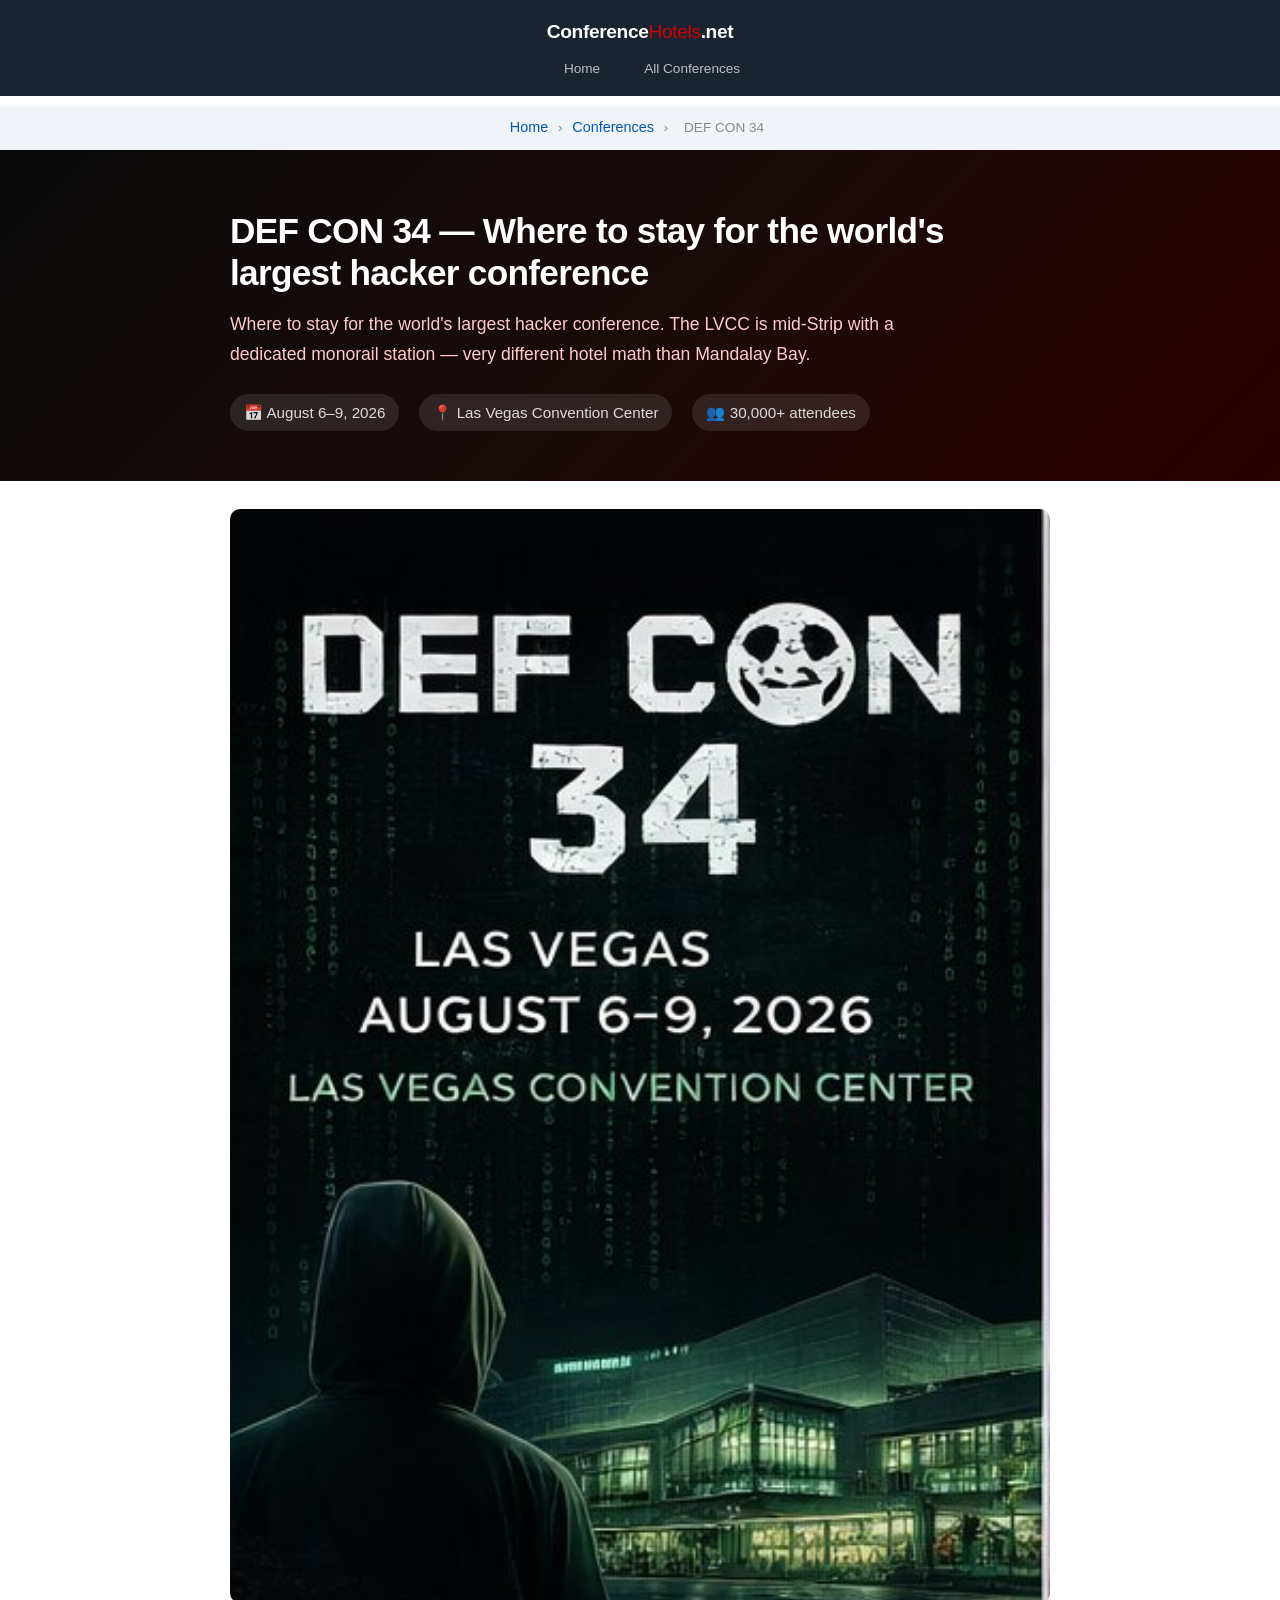
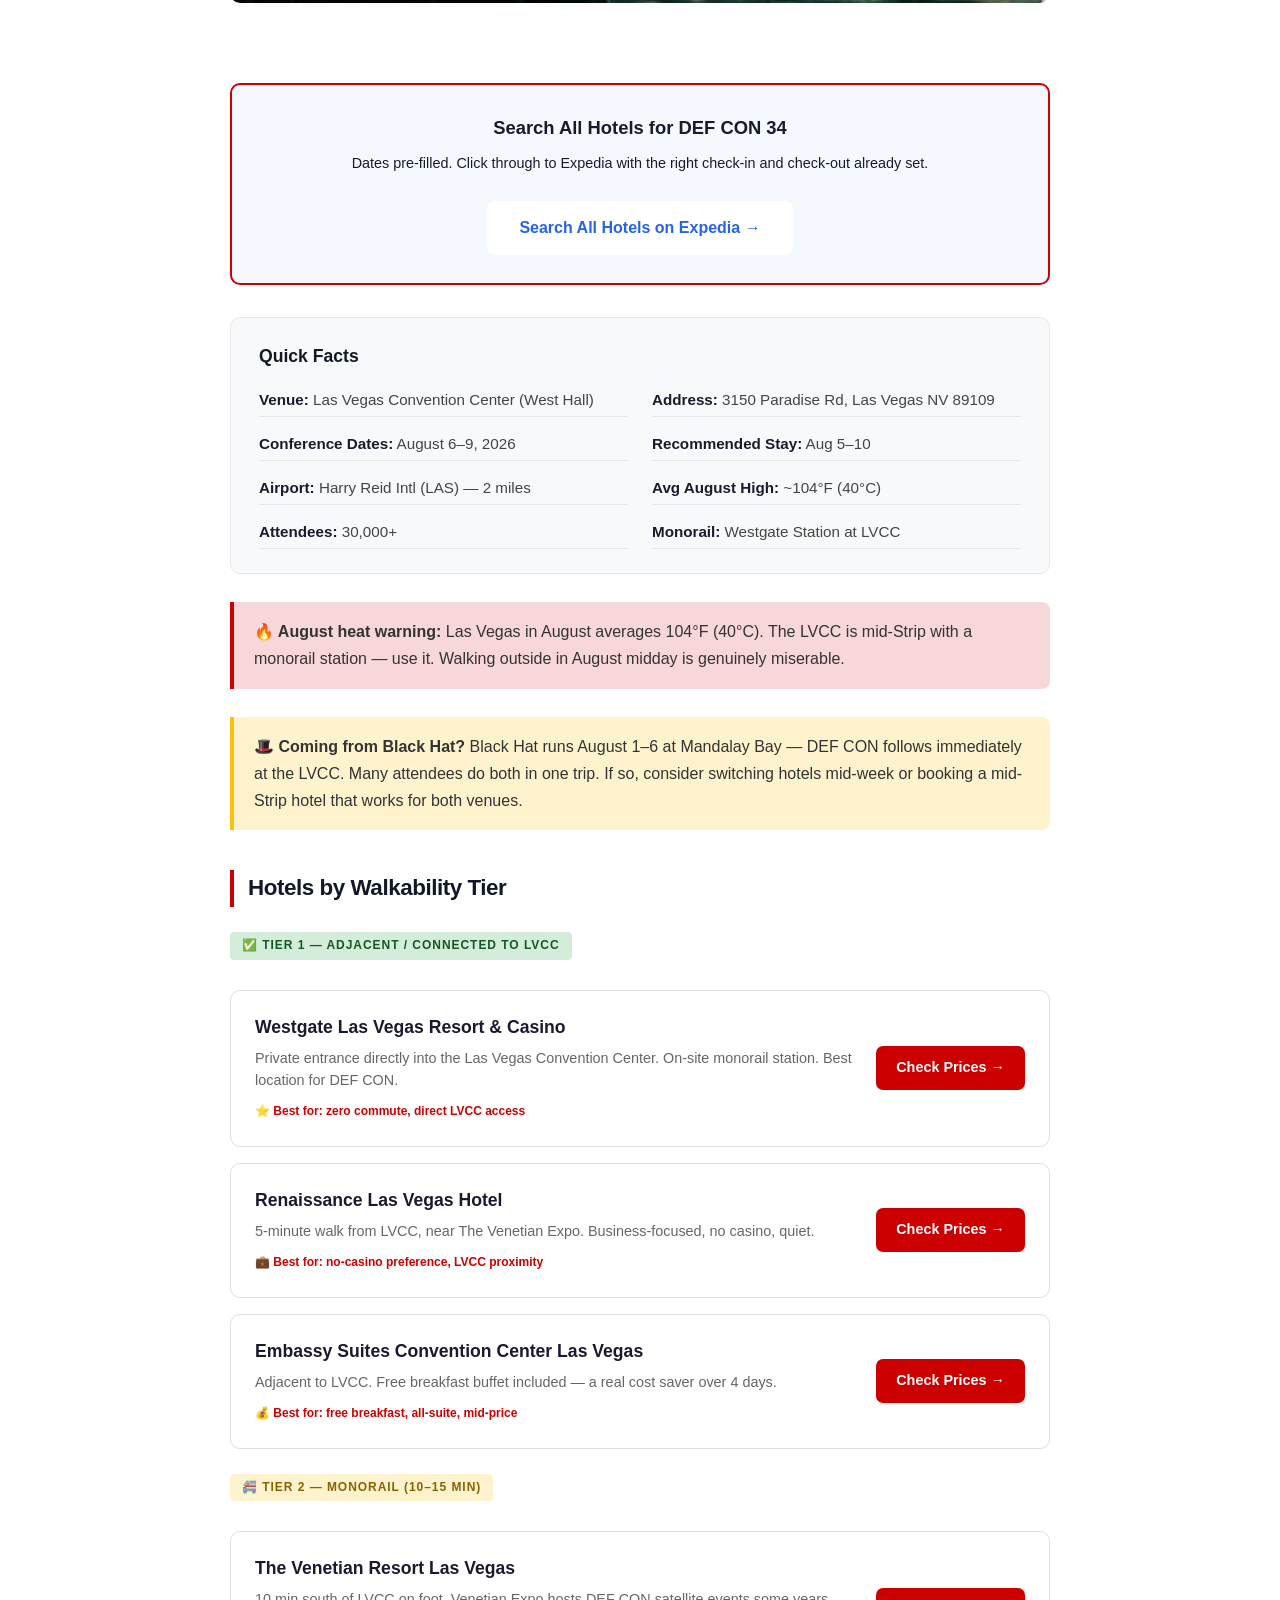
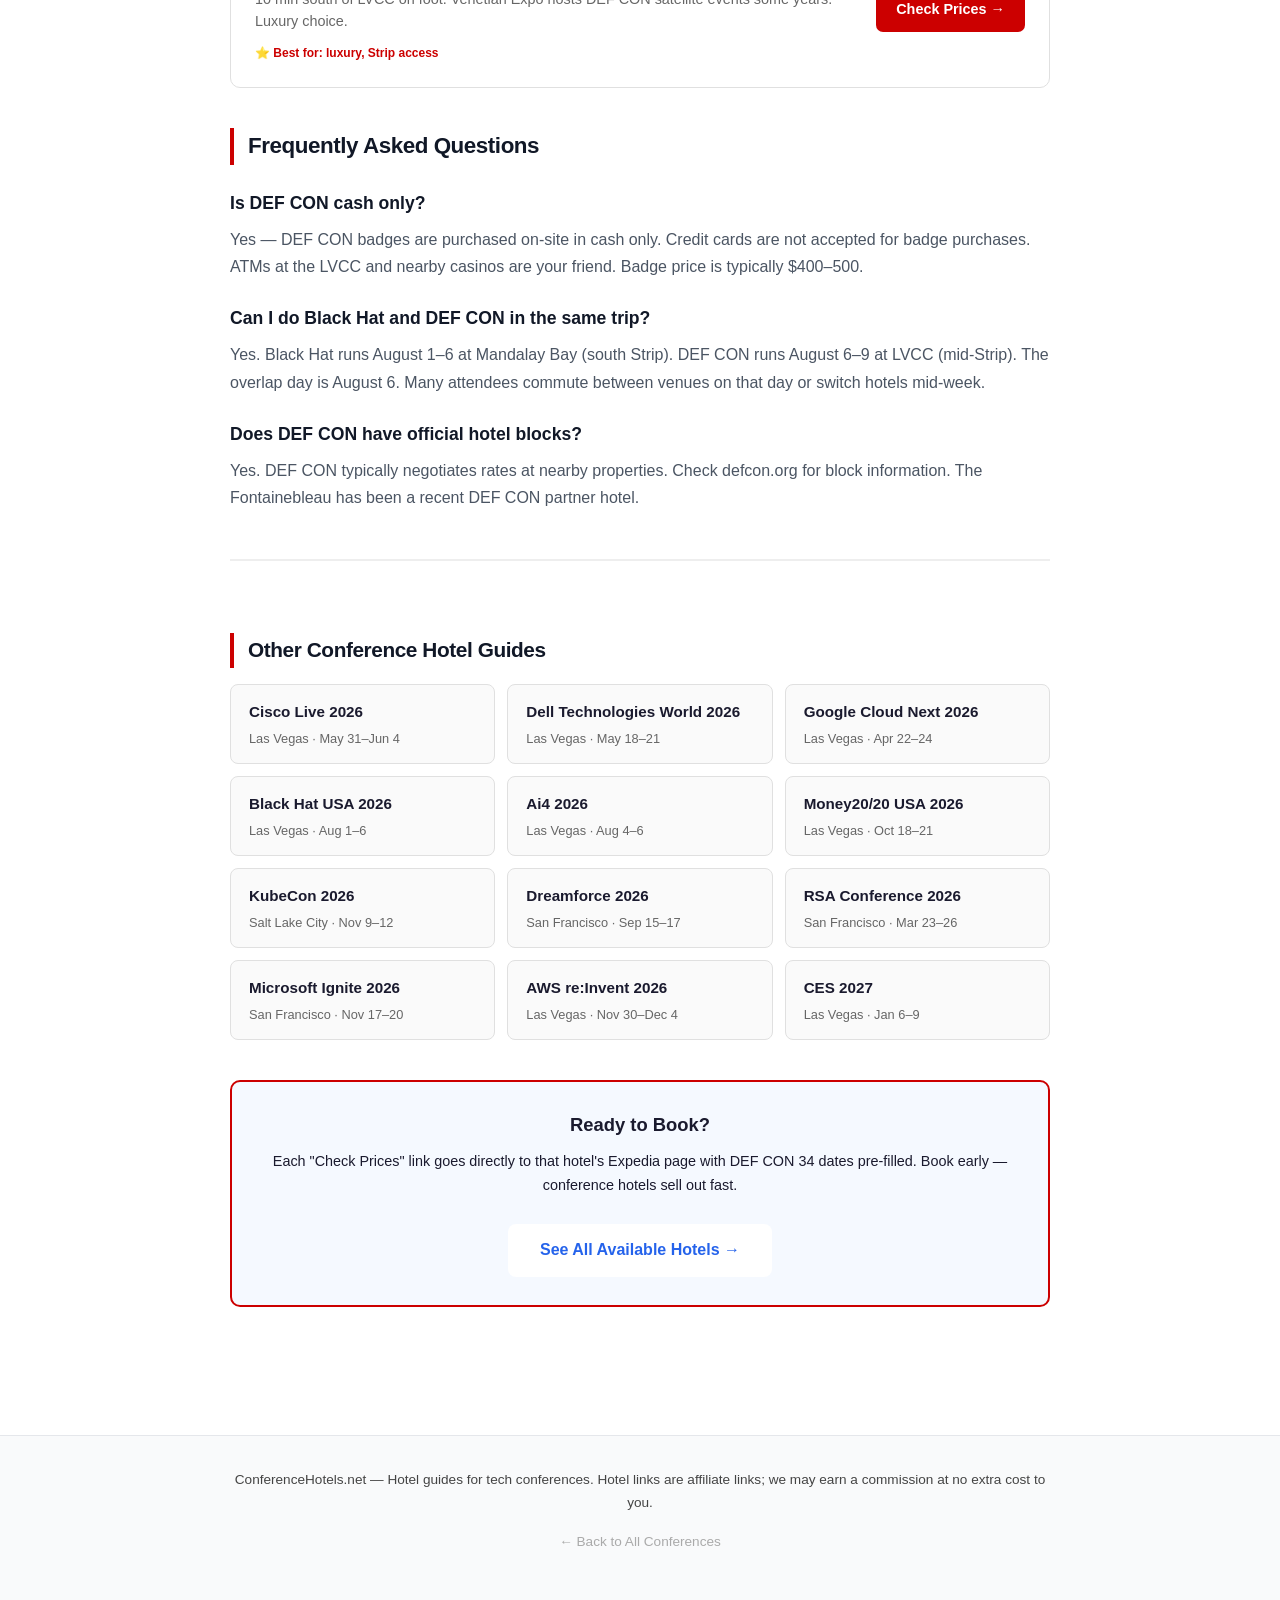
<file: conferences/defcon-2026.html>
<!DOCTYPE html>
<html lang="en">
<head>
    <meta charset="UTF-8">
    <meta name="viewport" content="width=device-width, initial-scale=1.0">
    <title>DEF CON 34 Hotels — Best Places to Stay Near Las Vegas Convention Center</title>
    <meta name="description" content="Hotel guide for DEF CON 34 at the Las Vegas Convention Center, August 6–9, 2026. Walkability tiers and direct booking links.">
    <link rel="canonical" href="https://conferencehotels.net/conferences/defcon-2026">
    <meta name="google-site-verification" content="J3U2SEmcypv307ivO7h_2_zQb-S7PcGPleN_Dxt6Fdo" />
    <meta property="og:title" content="DEF CON 34 Hotels — Where to Stay in Las Vegas">
    <meta property="og:description" content="Hotel guide for DEF CON 34 at the Las Vegas Convention Center. Direct Expedia links with August dates pre-filled.">
    <meta property="og:url" content="https://conferencehotels.net/conferences/defcon-2026">
    <meta property="og:type" content="article">
    <meta property="og:image" content="https://conferencehotels.net/images/defcon-2026.png">
    <meta name="twitter:card" content="summary_large_image">
    <meta name="twitter:image" content="https://conferencehotels.net/images/defcon-2026.png">
    <link rel="stylesheet" href="/styles.css">
    <style>
        .conf-hero{background:linear-gradient(135deg,#0a0a0a 0%,#1a0a0a 50%,#2a0000 100%)}
        .conf-hero p{color:#ffcccc}
        h2{color:#1a1a2e;border-left:4px solid #cc0000}
        .cta-block{background:#f5f9ff;border:2px solid #cc0000}
        .cta-block h3{color:#1a1a2e}
        .cta{background:#cc0000}
        .cta:hover{opacity:0.9}
        .check-prices:hover{opacity:0.9}
        .hotel-card:hover{border-color:#cc0000;box-shadow:0 2px 12px rgba(0,0,0,0.08)}
        .related-section h2{border-left:4px solid #cc0000}
        header{background:}
        footer{background:;color:#aaa}
        .logo span{color:#cc0000}

        .conf-hero{padding:60px 0 50px;color:white}
        .conf-hero h1{font-size:2.2rem;margin-bottom:16px}
        .conf-hero p{font-size:1.1rem;max-width:680px;margin-bottom:24px}
        .conf-meta{display:flex;gap:20px;flex-wrap:wrap;font-size:0.95rem}
        .conf-meta span{background:rgba(255,255,255,0.12);padding:6px 14px;border-radius:20px}
        .content{padding:48px 0}
        .container{max-width:860px;margin:0 auto;padding:0 20px}
        h2{font-size:1.6rem;margin:40px 0 16px;padding-left:14px}
        h3{font-size:1.2rem;margin:28px 0 10px;color:#1a1a2e}
        p{line-height:1.7;color:#444;margin-bottom:16px}
        .cta-block{border-radius:10px;padding:28px 32px;margin:32px 0}
        .cta-block h3{margin-top:0}
        .cta-block p{color:#1a1a2e!important}
        .cta{display:inline-block;color:white;padding:14px 28px;border-radius:8px;text-decoration:none;font-weight:600;font-size:1rem;margin-top:10px}
        .tier-label{display:inline-block;font-size:0.75rem;font-weight:700;letter-spacing:0.08em;text-transform:uppercase;padding:4px 12px;border-radius:4px;margin-bottom:14px}
        .tier-label.green{background:#d4edda;color:#155724}
        .tier-label.yellow{background:#fff3cd;color:#856404}
        .tier-label.orange{background:#ffe8cc;color:#7c4700}
        .hotel-card{border:1px solid #e0e0e0;border-radius:10px;padding:22px 24px;margin:16px 0;display:flex;justify-content:space-between;align-items:flex-start;gap:20px;background:white}
        .hotel-info h4{margin:0 0 6px;font-size:1.1rem;color:#1a1a2e}
        .hotel-info p{margin:0 0 6px;font-size:0.9rem;color:#666;line-height:1.5}
        .hotel-tag{font-size:0.75rem;font-weight:600}
        .check-prices{display:inline-block;color:white;padding:10px 20px;border-radius:7px;text-decoration:none;font-weight:600;font-size:0.9rem;white-space:nowrap;flex-shrink:0;align-self:center}
        .quick-facts{background:#f8f9fa;border-radius:10px;padding:24px 28px;margin:28px 0}
        .quick-facts h3{margin-top:0}
        .fact-grid{display:grid;grid-template-columns:1fr 1fr;gap:10px 24px}
        .fact{font-size:0.95rem;color:#444;padding:4px 0;border-bottom:1px solid #e8e8e8}
        .fact strong{color:#1a1a2e}
        .info-box{padding:16px 20px;border-radius:0 8px 8px 0;margin:28px 0}
        .breadcrumb{background:#f0f4f8;padding:10px 0;font-size:0.85rem}
        .breadcrumb a{color:#0057b8;text-decoration:none}
        .breadcrumb span{color:#888;margin:0 6px}
        .related-section{margin:48px 0 0;border-top:2px solid #eee;padding-top:32px}
        .related-section h2{font-size:1.3rem!important;margin-bottom:16px!important;padding-left:14px!important}
        .related-grid{display:grid;grid-template-columns:repeat(auto-fill,minmax(240px,1fr));gap:12px}
        .related-link{display:flex;flex-direction:column;padding:14px 18px;border:1px solid #e0e0e0;border-radius:8px;text-decoration:none;color:inherit;background:#fafafa}
        .related-link:hover{background:#f0f7ff;border-color:#0057b8}
        .related-link strong{font-size:0.95rem;color:#1a1a2e;margin-bottom:4px}
        .related-link span{font-size:0.8rem;color:#666}
        footer{text-align:center;padding:32px 20px;font-size:0.85rem}
        footer a{color:#aaa}
        header{padding:16px 0}
        .logo{color:white;text-decoration:none;font-size:1.2rem;font-weight:700}
        nav{display:flex;gap:20px;margin-top:10px}
        nav a{color:#aaa;text-decoration:none;font-size:0.9rem}
        nav a:hover{color:white}
        header .container{display:flex;flex-direction:column}
        @media(max-width:600px){.conf-hero h1{font-size:1.6rem}.hotel-card{flex-direction:column}.fact-grid{grid-template-columns:1fr}}

    </style>
    <script type="application/ld+json">
    {"@context":"https://schema.org","@type":"FAQPage","mainEntity":[
        {"@type":"Question","name":"Where is DEF CON 34?","acceptedAnswer":{"@type":"Answer","text":"Las Vegas Convention Center (West Hall), 3150 Paradise Rd, Las Vegas, NV 89109. August 6–9, 2026."}},
        {"@type":"Question","name":"Is DEF CON cash only?","acceptedAnswer":{"@type":"Answer","text":"Yes — badges are purchased on-site in cash only. Credit cards are not accepted. Typical badge price is $400–500."}},
        {"@type":"Question","name":"What is the closest hotel to DEF CON?","acceptedAnswer":{"@type":"Answer","text":"The Westgate Las Vegas Resort has a private entrance directly into the Las Vegas Convention Center — the only hotel with this direct connection."}},
        {"@type":"Question","name":"Can I do Black Hat and DEF CON in the same trip?","acceptedAnswer":{"@type":"Answer","text":"Yes. Black Hat runs August 1–6 at Mandalay Bay. DEF CON runs August 6–9 at LVCC. The overlap day is August 6."}}
    ]}
    </script>
</head>
<body>
    <header>
        <div class="container">
            <a href="/" class="logo">Conference<span>Hotels</span>.net</a>
            <nav><a href="/">Home</a><a href="/conferences">All Conferences</a></nav>
        </div>
    </header>
    <nav class="breadcrumb" aria-label="breadcrumb">
        <div class="container">
            <a href="/">Home</a> <span>›</span> <a href="/conferences">Conferences</a> <span>›</span> <span>DEF CON 34</span>
        </div>
    </nav>

    <section class="conf-hero">
        <div class="container">
            <h1>DEF CON 34 — Where to stay for the world's largest hacker conference</h1>
            <p>Where to stay for the world's largest hacker conference. The LVCC is mid-Strip with a dedicated monorail station — very different hotel math than Mandalay Bay.</p>
            <div class="conf-meta"><span>📅 August 6–9, 2026</span><span>📍 Las Vegas Convention Center</span><span>👥 30,000+ attendees</span></div>
        </div>
    </section>

    <div style="max-width:860px;margin:0 auto;padding:0 20px;">
        <img src="/images/defcon-2026.png"
             alt="DEF CON 34 — August 6–9, 2026, Las Vegas Convention Center"
             style="width:100%;border-radius:10px;margin:28px 0 0;display:block;"
             loading="eager">
    </div>
    <div class="content">
        <div class="container">
            <div class="cta-block">
                <h3>Search All Hotels for DEF CON 34</h3>
                <p>Dates pre-filled. Click through to Expedia with the right check-in and check-out already set.</p>
                <a href="https://www.expedia.com/Hotel-Search?destination=Las+Vegas+Convention+Center+Nevada&startDate=2026-08-05&endDate=2026-08-10&adults=1&clickref=1110l36Chm4K&affcid=US.DIRECT.PHG.1011l415534.1100l68075&ref_id=1110l36Chm4K&my_ad=AFF.US.DIRECT.PHG.1011l415534.1100l68075&afflid=1110l36Chm4K&affdtl=PHG.1110l36Chm4K.PZiam2YfQK" class="cta" target="_blank" rel="nofollow noopener">Search All Hotels on Expedia →</a>
            </div>

            <div class="quick-facts">
                <h3>Quick Facts</h3>
                <div class="fact-grid">
                    <div class="fact"><strong>Venue:</strong> Las Vegas Convention Center (West Hall)</div>
                    <div class="fact"><strong>Address:</strong> 3150 Paradise Rd, Las Vegas NV 89109</div>
                    <div class="fact"><strong>Conference Dates:</strong> August 6–9, 2026</div>
                    <div class="fact"><strong>Recommended Stay:</strong> Aug 5–10</div>
                    <div class="fact"><strong>Airport:</strong> Harry Reid Intl (LAS) — 2 miles</div>
                    <div class="fact"><strong>Avg August High:</strong> ~104°F (40°C)</div>
                    <div class="fact"><strong>Attendees:</strong> 30,000+</div>
                    <div class="fact"><strong>Monorail:</strong> Westgate Station at LVCC</div>
                </div>
            </div>

            <div class="info-box" style="background:#f8d7da;border-left:4px solid #cc0000"><p style="margin:0;color:#333"><strong>🔥 August heat warning:</strong> Las Vegas in August averages 104°F (40°C). The LVCC is mid-Strip with a monorail station — use it. Walking outside in August midday is genuinely miserable.</p></div>
            <div class="info-box" style="background:#fff3cd;border-left:4px solid #ffc107"><p style="margin:0;color:#333"><strong>🎩 Coming from Black Hat?</strong> Black Hat runs August 1–6 at Mandalay Bay — DEF CON follows immediately at the LVCC. Many attendees do both in one trip. If so, consider switching hotels mid-week or booking a mid-Strip hotel that works for both venues.</p></div>

            <h2>Hotels by Walkability Tier</h2>
            <div style="margin:24px 0;">
                <span class="tier-label green">✅ Tier 1 — Adjacent / Connected to LVCC</span>
                <div class="hotel-card">
                    <div class="hotel-info">
                        <h4>Westgate Las Vegas Resort & Casino</h4>
                        <p>Private entrance directly into the Las Vegas Convention Center. On-site monorail station. Best location for DEF CON.</p>
                        <span class="hotel-tag" style="color:#cc0000">⭐ Best for: zero commute, direct LVCC access</span>
                    </div>
                    <a href="https://www.expedia.com/Las-Vegas-Hotels-Westgate-Las-Vegas-Resort-Casino.h19558.Hotel-Information?chkin=2026-08-05&chkout=2026-08-10&adults=1&clickref=1110l36Chm4K&affcid=US.DIRECT.PHG.1011l415534.1100l68075&ref_id=1110l36Chm4K&my_ad=AFF.US.DIRECT.PHG.1011l415534.1100l68075&afflid=1110l36Chm4K&affdtl=PHG.1110l36Chm4K.PZiam2YfQK" class="check-prices" style="background:#cc0000" target="_blank" rel="nofollow noopener">Check Prices →</a>
                </div>
                <div class="hotel-card">
                    <div class="hotel-info">
                        <h4>Renaissance Las Vegas Hotel</h4>
                        <p>5-minute walk from LVCC, near The Venetian Expo. Business-focused, no casino, quiet.</p>
                        <span class="hotel-tag" style="color:#cc0000">💼 Best for: no-casino preference, LVCC proximity</span>
                    </div>
                    <a href="https://www.expedia.com/Las-Vegas-Hotels-Renaissance-Las-Vegas-Hotel.h1107494.Hotel-Information?chkin=2026-08-05&chkout=2026-08-10&adults=1&clickref=1110l36Chm4K&affcid=US.DIRECT.PHG.1011l415534.1100l68075&ref_id=1110l36Chm4K&my_ad=AFF.US.DIRECT.PHG.1011l415534.1100l68075&afflid=1110l36Chm4K&affdtl=PHG.1110l36Chm4K.PZiam2YfQK" class="check-prices" style="background:#cc0000" target="_blank" rel="nofollow noopener">Check Prices →</a>
                </div>
                <div class="hotel-card">
                    <div class="hotel-info">
                        <h4>Embassy Suites Convention Center Las Vegas</h4>
                        <p>Adjacent to LVCC. Free breakfast buffet included — a real cost saver over 4 days.</p>
                        <span class="hotel-tag" style="color:#cc0000">💰 Best for: free breakfast, all-suite, mid-price</span>
                    </div>
                    <a href="https://www.expedia.com/Las-Vegas-Hotels-Embassy-Suites-By-Hilton-Convention-Center-Las-Vegas.h423481.Hotel-Information?chkin=2026-08-05&chkout=2026-08-10&adults=1&clickref=1110l36Chm4K&affcid=US.DIRECT.PHG.1011l415534.1100l68075&ref_id=1110l36Chm4K&my_ad=AFF.US.DIRECT.PHG.1011l415534.1100l68075&afflid=1110l36Chm4K&affdtl=PHG.1110l36Chm4K.PZiam2YfQK" class="check-prices" style="background:#cc0000" target="_blank" rel="nofollow noopener">Check Prices →</a>
                </div>
            </div>
            <div style="margin:24px 0;">
                <span class="tier-label yellow">🚝 Tier 2 — Monorail (10–15 min)</span>
                <div class="hotel-card">
                    <div class="hotel-info">
                        <h4>The Venetian Resort Las Vegas</h4>
                        <p>10 min south of LVCC on foot. Venetian Expo hosts DEF CON satellite events some years. Luxury choice.</p>
                        <span class="hotel-tag" style="color:#cc0000">⭐ Best for: luxury, Strip access</span>
                    </div>
                    <a href="https://www.expedia.com/Las-Vegas-Hotels-The-Venetian-Resort-Las-Vegas.h1443.Hotel-Information?chkin=2026-08-05&chkout=2026-08-10&adults=1&clickref=1110l36Chm4K&affcid=US.DIRECT.PHG.1011l415534.1100l68075&ref_id=1110l36Chm4K&my_ad=AFF.US.DIRECT.PHG.1011l415534.1100l68075&afflid=1110l36Chm4K&affdtl=PHG.1110l36Chm4K.PZiam2YfQK" class="check-prices" style="background:#cc0000" target="_blank" rel="nofollow noopener">Check Prices →</a>
                </div>
            </div>

            <h2>Frequently Asked Questions</h2>
            <h3>Is DEF CON cash only?</h3>
            <p>Yes — DEF CON badges are purchased on-site in cash only. Credit cards are not accepted for badge purchases. ATMs at the LVCC and nearby casinos are your friend. Badge price is typically $400–500.</p>
            <h3>Can I do Black Hat and DEF CON in the same trip?</h3>
            <p>Yes. Black Hat runs August 1–6 at Mandalay Bay (south Strip). DEF CON runs August 6–9 at LVCC (mid-Strip). The overlap day is August 6. Many attendees commute between venues on that day or switch hotels mid-week.</p>
            <h3>Does DEF CON have official hotel blocks?</h3>
            <p>Yes. DEF CON typically negotiates rates at nearby properties. Check defcon.org for block information. The Fontainebleau has been a recent DEF CON partner hotel.</p>

            <div class="related-section">
                <h2>Other Conference Hotel Guides</h2>
                <div class="related-grid">
                    <a href="/conferences/cisco-live-2026" class="related-link"><strong>Cisco Live 2026</strong><span>Las Vegas · May 31–Jun 4</span></a>
                    <a href="/conferences/dell-technologies-world-2026" class="related-link"><strong>Dell Technologies World 2026</strong><span>Las Vegas · May 18–21</span></a>
                    <a href="/conferences/google-cloud-next-2026" class="related-link"><strong>Google Cloud Next 2026</strong><span>Las Vegas · Apr 22–24</span></a>
                    <a href="/conferences/black-hat-2026" class="related-link"><strong>Black Hat USA 2026</strong><span>Las Vegas · Aug 1–6</span></a>
                    <a href="/conferences/ai4-2026" class="related-link"><strong>Ai4 2026</strong><span>Las Vegas · Aug 4–6</span></a>
                    <a href="/conferences/money20-20-2026" class="related-link"><strong>Money20/20 USA 2026</strong><span>Las Vegas · Oct 18–21</span></a>
                    <a href="/conferences/kubecon-2026" class="related-link"><strong>KubeCon 2026</strong><span>Salt Lake City · Nov 9–12</span></a>
                    <a href="/conferences/dreamforce-2026" class="related-link"><strong>Dreamforce 2026</strong><span>San Francisco · Sep 15–17</span></a>
                    <a href="/conferences/rsa-conference-2026" class="related-link"><strong>RSA Conference 2026</strong><span>San Francisco · Mar 23–26</span></a>
                    <a href="/conferences/microsoft-ignite-2026" class="related-link"><strong>Microsoft Ignite 2026</strong><span>San Francisco · Nov 17–20</span></a>
                    <a href="/conferences/aws-reinvent-2026" class="related-link"><strong>AWS re:Invent 2026</strong><span>Las Vegas · Nov 30–Dec 4</span></a>
                    <a href="/conferences/ces-2027" class="related-link"><strong>CES 2027</strong><span>Las Vegas · Jan 6–9</span></a>
                </div>
            </div>

            <div class="cta-block" style="margin-top:40px;">
                <h3>Ready to Book?</h3>
                <p>Each "Check Prices" link goes directly to that hotel's Expedia page with DEF CON 34 dates pre-filled. Book early — conference hotels sell out fast.</p>
                <a href="https://www.expedia.com/Hotel-Search?destination=Las+Vegas+Convention+Center+Nevada&startDate=2026-08-05&endDate=2026-08-10&adults=1&clickref=1110l36Chm4K&affcid=US.DIRECT.PHG.1011l415534.1100l68075&ref_id=1110l36Chm4K&my_ad=AFF.US.DIRECT.PHG.1011l415534.1100l68075&afflid=1110l36Chm4K&affdtl=PHG.1110l36Chm4K.PZiam2YfQK" class="cta" target="_blank" rel="nofollow noopener">See All Available Hotels →</a>
            </div>
        </div>
    </div>

    <footer>
        <div class="container">
            <p>ConferenceHotels.net — Hotel guides for tech conferences. Hotel links are affiliate links; we may earn a commission at no extra cost to you.</p>
            <p><a href="/conferences">← Back to All Conferences</a></p>
        </div>
    </footer>
</body>
</html>
</file>
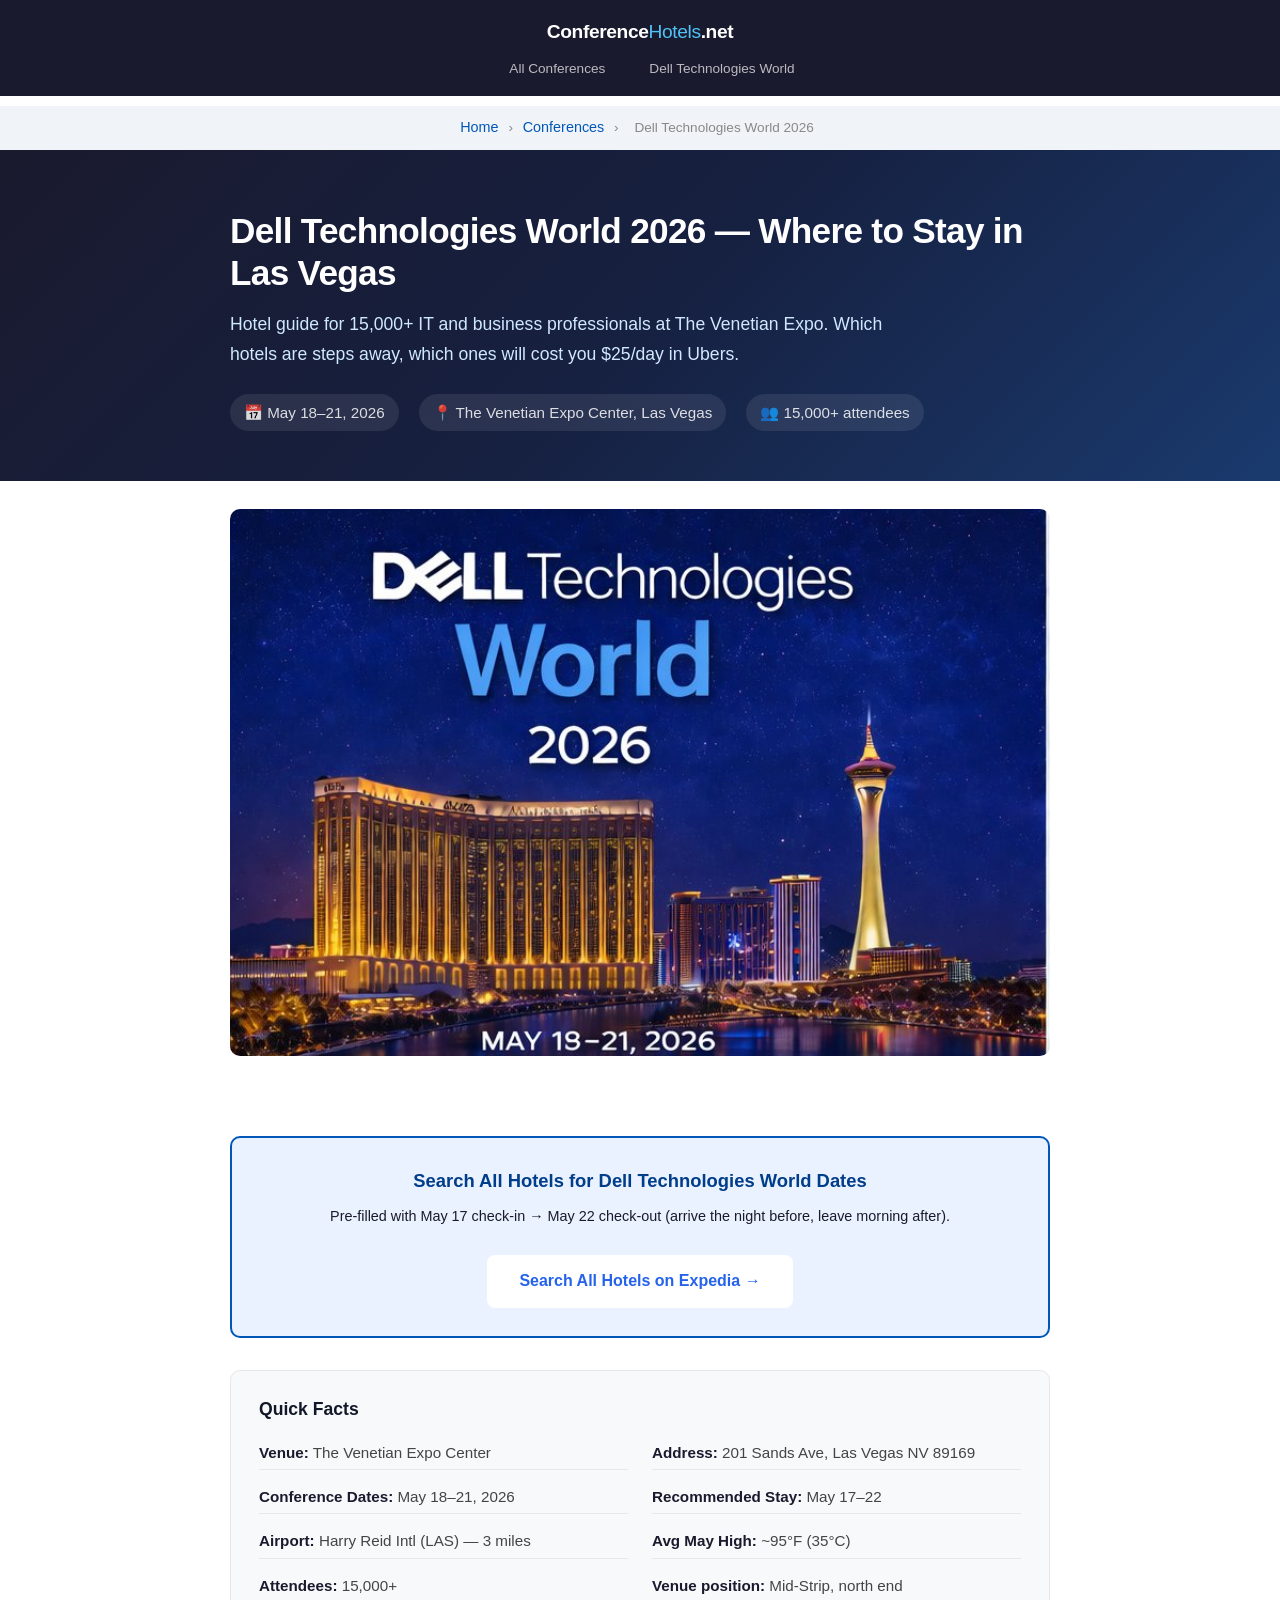
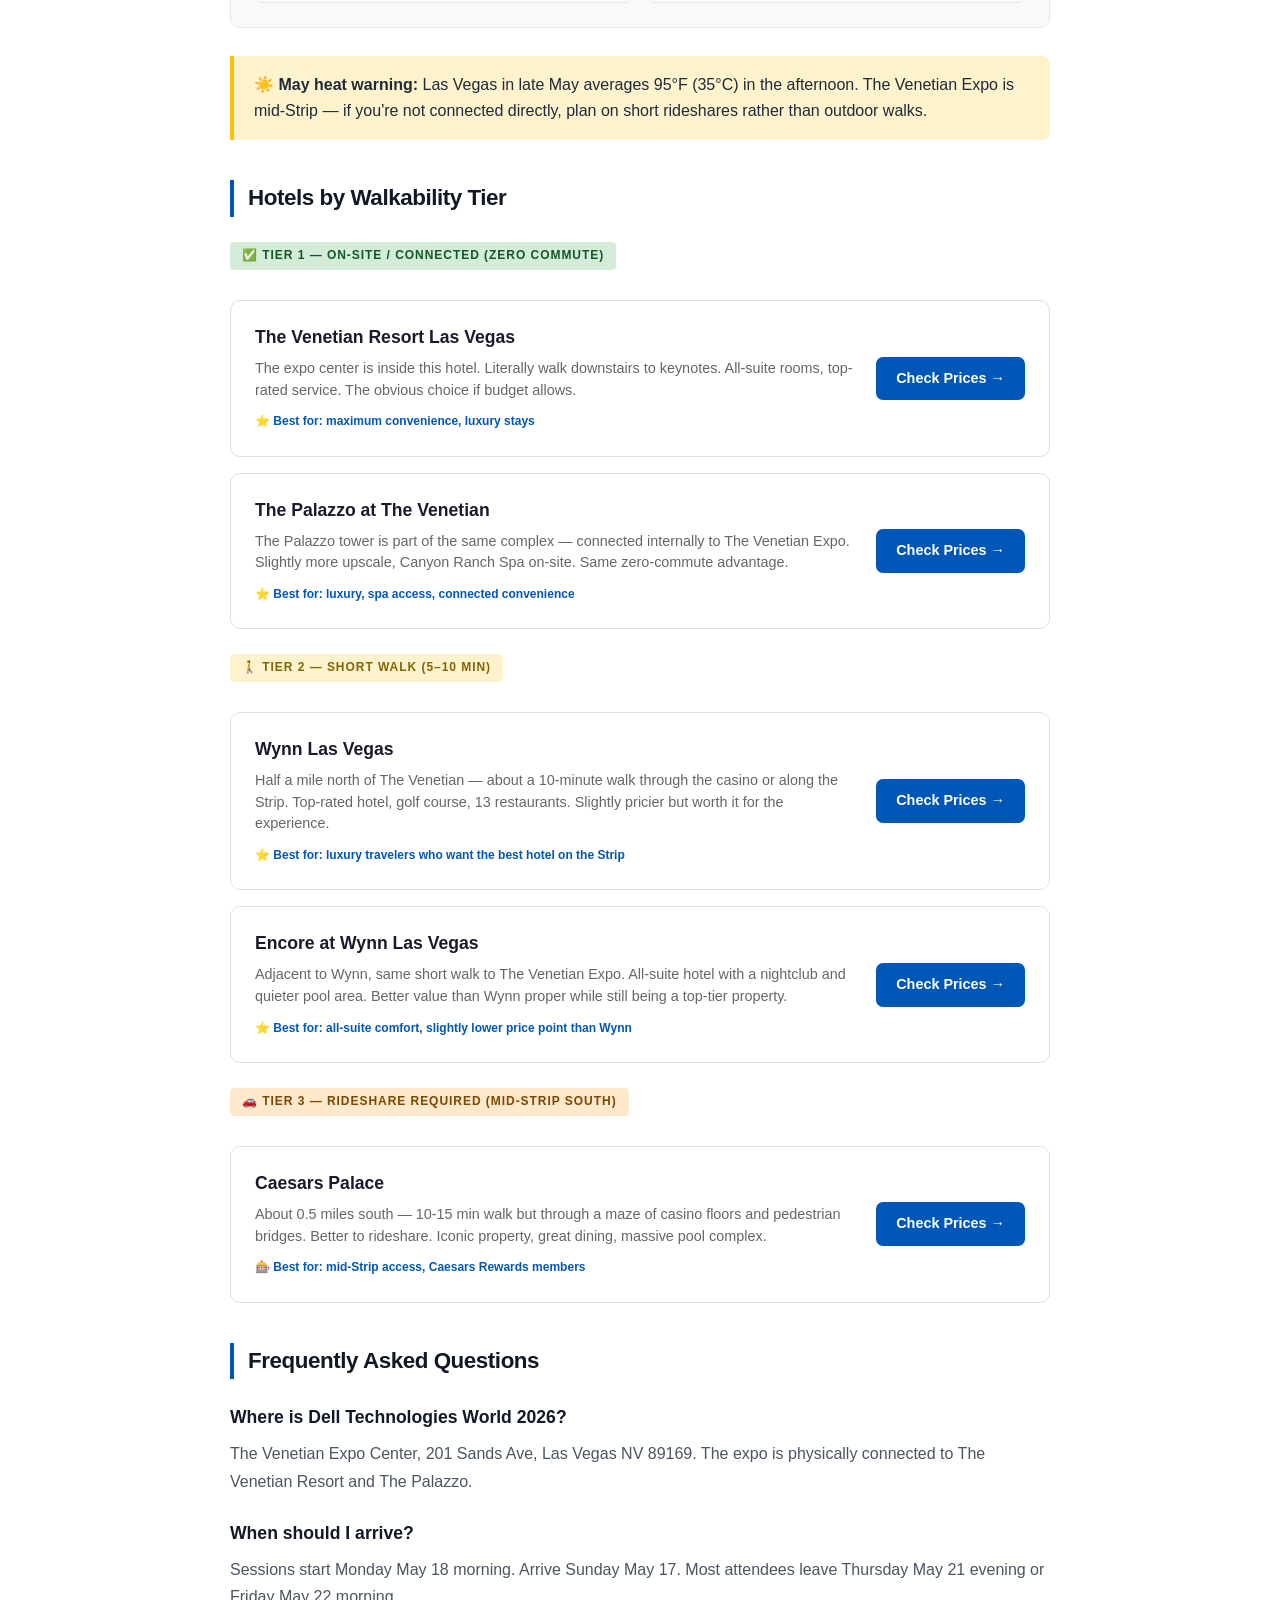
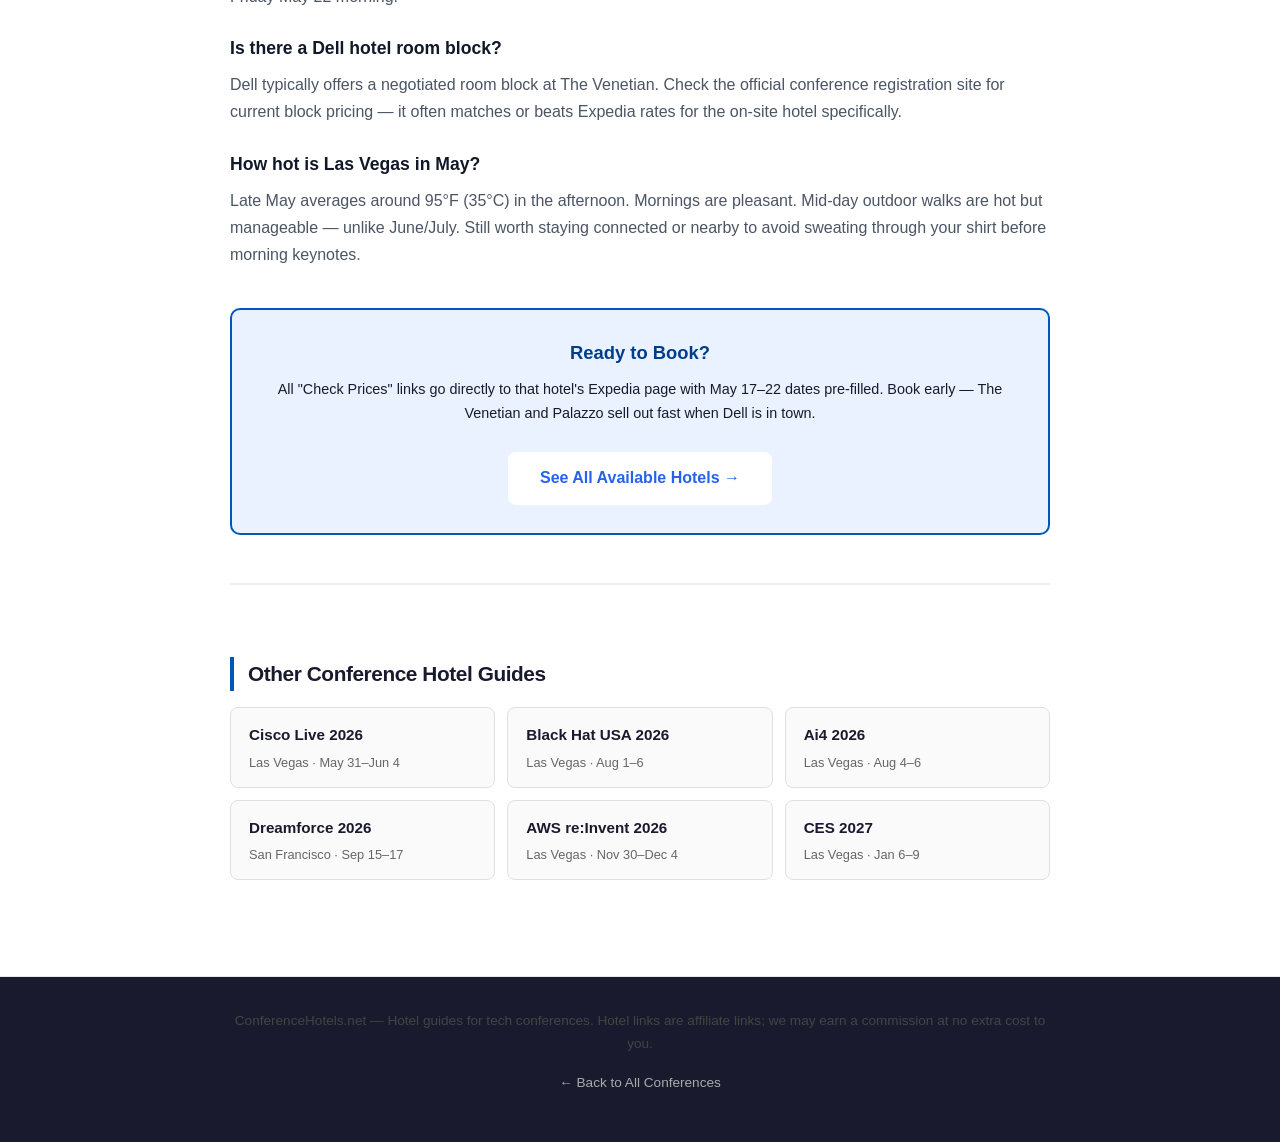
<file: conferences/dell-technologies-world-2026.html>
<!DOCTYPE html>
<html lang="en">
<head>
    <meta charset="UTF-8">
    <meta name="viewport" content="width=device-width, initial-scale=1.0">
    <title>Dell Technologies World 2026 Hotels — Best Places to Stay Near The Venetian Expo</title>
    <meta name="description" content="Hotel guide for Dell Technologies World 2026 in Las Vegas. Walkability tiers and direct booking links for The Venetian Expo, May 18–21, 2026.">
    <link rel="canonical" href="https://conferencehotels.net/conferences/dell-technologies-world-2026">
    <meta name="google-site-verification" content="J3U2SEmcypv307ivO7h_2_zQb-S7PcGPleN_Dxt6Fdo" />
    <meta property="og:title" content="Dell Technologies World 2026 Hotels — Where to Stay in Las Vegas">
    <meta property="og:description" content="Hotel walkability guide for Dell Technologies World 2026 at The Venetian Expo. Direct Expedia booking links with dates pre-filled.">
    <meta property="og:url" content="https://conferencehotels.net/conferences/dell-technologies-world-2026">
    <meta property="og:type" content="article">
    <meta property="og:image" content="https://conferencehotels.net/images/dell-technologies-world-2026.png">
    <meta name="twitter:card" content="summary_large_image">
    <meta name="twitter:image" content="https://conferencehotels.net/images/dell-technologies-world-2026.png">
    <link rel="stylesheet" href="/styles.css">
    <script type="application/ld+json">
    {
        "@context": "https://schema.org",
        "@type": "Event",
        "name": "Dell Technologies World 2026",
        "startDate": "2026-05-18",
        "endDate": "2026-05-21",
        "eventStatus": "https://schema.org/EventScheduled",
        "eventAttendanceMode": "https://schema.org/OfflineEventAttendanceMode",
        "location": {
            "@type": "Place",
            "name": "The Venetian Expo Center",
            "address": {
                "@type": "PostalAddress",
                "streetAddress": "201 Sands Ave",
                "addressLocality": "Las Vegas",
                "addressRegion": "NV",
                "postalCode": "89169"
            }
        },
        "description": "Dell Technologies World 2026 — four days of tech innovation, keynotes, and networking for IT professionals in Las Vegas.",
        "image": "https://conferencehotels.net/images/dell-technologies-world-2026.png",
        "organizer": { "@type": "Organization", "name": "Dell Technologies", "url": "https://www.dell.com" },
        "performer": { "@type": "Organization", "name": "Dell Technologies" },
        "offers": {
            "@type": "Offer",
            "name": "Hotel Accommodations",
            "url": "https://conferencehotels.net/conferences/dell-technologies-world-2026",
            "availability": "https://schema.org/InStock",
            "price": "0",
            "priceCurrency": "USD",
            "validFrom": "2026-01-01"
        }
    }
    </script>
    <script type="application/ld+json">
    {
        "@context": "https://schema.org",
        "@type": "FAQPage",
        "mainEntity": [
            {
                "@type": "Question",
                "name": "Where is Dell Technologies World 2026 held?",
                "acceptedAnswer": { "@type": "Answer", "text": "Dell Technologies World 2026 is held at The Venetian Expo Center, 201 Sands Ave, Las Vegas, NV 89169." }
            },
            {
                "@type": "Question",
                "name": "What are the dates for Dell Technologies World 2026?",
                "acceptedAnswer": { "@type": "Answer", "text": "Dell Technologies World 2026 runs May 18–21, 2026. Most attendees arrive Sunday May 17 and depart Friday May 22." }
            },
            {
                "@type": "Question",
                "name": "What is the best hotel for Dell Technologies World 2026?",
                "acceptedAnswer": { "@type": "Answer", "text": "The Venetian Resort and The Palazzo are directly connected to The Venetian Expo Center — zero commute. Wynn and Encore are a short walk north. Everything south of The Venetian requires rideshare." }
            }
        ]
    }
    </script>
    <style>
        .conf-hero { background: linear-gradient(135deg, #1a1a2e 0%, #162040 50%, #1a3a6e 100%); color: white; padding: 60px 0 50px; }
        .conf-hero h1 { font-size: 2.2rem; margin-bottom: 16px; }
        .conf-hero p { font-size: 1.1rem; color: #d0e8ff; max-width: 680px; margin-bottom: 24px; }
        .conf-meta { display: flex; gap: 20px; flex-wrap: wrap; font-size: 0.95rem; }
        .conf-meta span { background: rgba(255,255,255,0.1); padding: 6px 14px; border-radius: 20px; }
        .content { padding: 48px 0; }
        .container { max-width: 860px; margin: 0 auto; padding: 0 20px; }
        h2 { font-size: 1.6rem; margin: 40px 0 16px; color: #1a1a2e; border-left: 4px solid #0057b8; padding-left: 14px; }
        h3 { font-size: 1.2rem; margin: 28px 0 10px; color: #1a1a2e; }
        p { line-height: 1.7; color: #444; margin-bottom: 16px; }
        .cta-block { background: #eaf2ff; border: 2px solid #0057b8; border-radius: 10px; padding: 28px 32px; margin: 32px 0; }
        .cta-block h3 { margin-top: 0; color: #003d8a; }
        .cta-block p { color: #1a1a2e !important; }
        .cta { display: inline-block; background: #0057b8; color: white; padding: 14px 28px; border-radius: 8px; text-decoration: none; font-weight: 600; font-size: 1rem; margin-top: 10px; }
        .cta:hover { background: #003d8a; }
        .tier-label { display: inline-block; font-size: 0.75rem; font-weight: 700; letter-spacing: 0.08em; text-transform: uppercase; padding: 4px 12px; border-radius: 4px; margin-bottom: 14px; }
        .tier-label.green { background: #d4edda; color: #155724; }
        .tier-label.yellow { background: #fff3cd; color: #856404; }
        .tier-label.orange { background: #ffe8cc; color: #7c4700; }
        .hotel-card { border: 1px solid #e0e0e0; border-radius: 10px; padding: 22px 24px; margin: 16px 0; display: flex; justify-content: space-between; align-items: flex-start; gap: 20px; background: white; }
        .hotel-card:hover { border-color: #0057b8; box-shadow: 0 2px 12px rgba(0,87,184,0.1); }
        .hotel-info h4 { margin: 0 0 6px; font-size: 1.1rem; color: #1a1a2e; }
        .hotel-info p { margin: 0 0 6px; font-size: 0.9rem; color: #666; line-height: 1.5; }
        .hotel-tag { font-size: 0.75rem; color: #0057b8; font-weight: 600; }
        .check-prices { display: inline-block; background: #0057b8; color: white; padding: 10px 20px; border-radius: 7px; text-decoration: none; font-weight: 600; font-size: 0.9rem; white-space: nowrap; flex-shrink: 0; align-self: center; }
        .check-prices:hover { background: #003d8a; }
        .quick-facts { background: #f8f9fa; border-radius: 10px; padding: 24px 28px; margin: 28px 0; }
        .quick-facts h3 { margin-top: 0; }
        .fact-grid { display: grid; grid-template-columns: 1fr 1fr; gap: 10px 24px; }
        .fact { font-size: 0.95rem; color: #444; padding: 4px 0; border-bottom: 1px solid #e8e8e8; }
        .fact strong { color: #1a1a2e; }
        .heat-warning { background: #fff3cd; border-left: 4px solid #ffc107; padding: 16px 20px; border-radius: 0 8px 8px 0; margin: 28px 0; }
        footer { background: #1a1a2e; color: #aaa; text-align: center; padding: 32px 20px; font-size: 0.85rem; }
        footer a { color: #aaa; }
        header { background: #1a1a2e; padding: 16px 0; }
        .logo { color: white; text-decoration: none; font-size: 1.2rem; font-weight: 700; }
        .logo span { color: #4fc3f7; }
        nav { display: flex; gap: 20px; margin-top: 10px; }
        nav a { color: #aaa; text-decoration: none; font-size: 0.9rem; }
        nav a:hover { color: white; }
        header .container { display: flex; flex-direction: column; }
        @media (max-width: 600px) { .conf-hero h1 { font-size: 1.6rem; } .hotel-card { flex-direction: column; } .fact-grid { grid-template-columns: 1fr; } }
    
    .breadcrumb { background: #f0f4f8; padding: 10px 0; font-size: 0.85rem; }
    .breadcrumb a { color: #0057b8; text-decoration: none; }
    .breadcrumb span { color: #888; margin: 0 6px; }
    .related-section { margin: 48px 0 0; border-top: 2px solid #eee; padding-top: 32px; }
    .related-section h2 { font-size: 1.3rem; margin-bottom: 16px; color: #1a1a2e; border-left: 4px solid #0057b8; padding-left: 14px; }
    .related-grid { display: grid; grid-template-columns: repeat(auto-fill, minmax(240px, 1fr)); gap: 12px; }
    .related-link { display: flex; flex-direction: column; padding: 14px 18px; border: 1px solid #e0e0e0; border-radius: 8px; text-decoration: none; color: inherit; background: #fafafa; }
    .related-link:hover { border-color: #0057b8; background: #f0f7ff; }
    .related-link strong { font-size: 0.95rem; color: #1a1a2e; margin-bottom: 4px; }
    .related-link span { font-size: 0.8rem; color: #666; }

    </style>
</head>
<body>
    <header>
        <div class="container">
            <a href="/" class="logo">Conference<span>Hotels</span>.net</a>
            <nav><a href="/">All Conferences</a><a href="/conferences/dell-technologies-world-2026">Dell Technologies World</a></nav>
        </div>
    </header>
    <nav class="breadcrumb" aria-label="breadcrumb">
        <div class="container">
            <a href="/">Home</a> <span>›</span>
            <a href="/conferences">Conferences</a> <span>›</span>
            <span>Dell Technologies World 2026</span>
        </div>
    </nav>

    <section class="conf-hero">
        <div class="container">
            <h1>Dell Technologies World 2026 — Where to Stay in Las Vegas</h1>
            <p>Hotel guide for 15,000+ IT and business professionals at The Venetian Expo. Which hotels are steps away, which ones will cost you $25/day in Ubers.</p>
            <div class="conf-meta">
                <span>📅 May 18–21, 2026</span>
                <span>📍 The Venetian Expo Center, Las Vegas</span>
                <span>👥 15,000+ attendees</span>
            </div>
        </div>
    </section>

    <div style="max-width:860px;margin:0 auto;padding:0 20px;">
        <img src="/images/dell-technologies-world-2026.png"
             alt="Dell Technologies World 2026 — May 18–21, The Venetian Expo Las Vegas"
             style="width:100%;border-radius:10px;margin:28px 0 0;display:block;"
             loading="eager">
    </div>
    <div class="content">
        <div class="container">

            <div class="cta-block">
                <h3>Search All Hotels for Dell Technologies World Dates</h3>
                <p>Pre-filled with May 17 check-in → May 22 check-out (arrive the night before, leave morning after).</p>
                <a href="https://www.expedia.com/Hotel-Search?destination=The+Venetian+Expo+Center+Las+Vegas&startDate=2026-05-17&endDate=2026-05-22&adults=1&clickref=1110l36Chm4K&affcid=US.DIRECT.PHG.1011l415534.1100l68075&ref_id=1110l36Chm4K&my_ad=AFF.US.DIRECT.PHG.1011l415534.1100l68075&afflid=1110l36Chm4K&affdtl=PHG.1110l36Chm4K.PZiam2YfQK" class="cta" target="_blank" rel="nofollow noopener">Search All Hotels on Expedia →</a>
            </div>

            <div class="quick-facts">
                <h3>Quick Facts</h3>
                <div class="fact-grid">
                    <div class="fact"><strong>Venue:</strong> The Venetian Expo Center</div>
                    <div class="fact"><strong>Address:</strong> 201 Sands Ave, Las Vegas NV 89169</div>
                    <div class="fact"><strong>Conference Dates:</strong> May 18–21, 2026</div>
                    <div class="fact"><strong>Recommended Stay:</strong> May 17–22</div>
                    <div class="fact"><strong>Airport:</strong> Harry Reid Intl (LAS) — 3 miles</div>
                    <div class="fact"><strong>Avg May High:</strong> ~95°F (35°C)</div>
                    <div class="fact"><strong>Attendees:</strong> 15,000+</div>
                    <div class="fact"><strong>Venue position:</strong> Mid-Strip, north end</div>
                </div>
            </div>

            <div class="heat-warning">
                <strong>☀️ May heat warning:</strong> Las Vegas in late May averages 95°F (35°C) in the afternoon. The Venetian Expo is mid-Strip — if you're not connected directly, plan on short rideshares rather than outdoor walks.
            </div>

            <h2>Hotels by Walkability Tier</h2>

            <div style="margin: 24px 0;">
                <span class="tier-label green">✅ Tier 1 — On-Site / Connected (Zero commute)</span>

                <div class="hotel-card">
                    <div class="hotel-info">
                        <h4>The Venetian Resort Las Vegas</h4>
                        <p>The expo center is inside this hotel. Literally walk downstairs to keynotes. All-suite rooms, top-rated service. The obvious choice if budget allows.</p>
                        <span class="hotel-tag">⭐ Best for: maximum convenience, luxury stays</span>
                    </div>
                    <a href="https://www.expedia.com/Las-Vegas-Hotels-The-Venetian-Resort-Las-Vegas.h1443.Hotel-Information?chkin=2026-05-17&chkout=2026-05-22&adults=1&clickref=1110l36Chm4K&affcid=US.DIRECT.PHG.1011l415534.1100l68075&ref_id=1110l36Chm4K&my_ad=AFF.US.DIRECT.PHG.1011l415534.1100l68075&afflid=1110l36Chm4K&affdtl=PHG.1110l36Chm4K.PZiam2YfQK" class="check-prices" target="_blank" rel="nofollow noopener">Check Prices →</a>
                </div>

                <div class="hotel-card">
                    <div class="hotel-info">
                        <h4>The Palazzo at The Venetian</h4>
                        <p>The Palazzo tower is part of the same complex — connected internally to The Venetian Expo. Slightly more upscale, Canyon Ranch Spa on-site. Same zero-commute advantage.</p>
                        <span class="hotel-tag">⭐ Best for: luxury, spa access, connected convenience</span>
                    </div>
                    <a href="https://www.expedia.com/Las-Vegas-Hotels-The-Palazzo-At-The-Venetian.h1769973.Hotel-Information?chkin=2026-05-17&chkout=2026-05-22&adults=1&clickref=1110l36Chm4K&affcid=US.DIRECT.PHG.1011l415534.1100l68075&ref_id=1110l36Chm4K&my_ad=AFF.US.DIRECT.PHG.1011l415534.1100l68075&afflid=1110l36Chm4K&affdtl=PHG.1110l36Chm4K.PZiam2YfQK" class="check-prices" target="_blank" rel="nofollow noopener">Check Prices →</a>
                </div>
            </div>

            <div style="margin: 24px 0;">
                <span class="tier-label yellow">🚶 Tier 2 — Short Walk (5–10 min)</span>

                <div class="hotel-card">
                    <div class="hotel-info">
                        <h4>Wynn Las Vegas</h4>
                        <p>Half a mile north of The Venetian — about a 10-minute walk through the casino or along the Strip. Top-rated hotel, golf course, 13 restaurants. Slightly pricier but worth it for the experience.</p>
                        <span class="hotel-tag">⭐ Best for: luxury travelers who want the best hotel on the Strip</span>
                    </div>
                    <a href="https://www.expedia.com/Las-Vegas-Hotels-Wynn-Las-Vegas.h1184243.Hotel-Information?chkin=2026-05-17&chkout=2026-05-22&adults=1&clickref=1110l36Chm4K&affcid=US.DIRECT.PHG.1011l415534.1100l68075&ref_id=1110l36Chm4K&my_ad=AFF.US.DIRECT.PHG.1011l415534.1100l68075&afflid=1110l36Chm4K&affdtl=PHG.1110l36Chm4K.PZiam2YfQK" class="check-prices" target="_blank" rel="nofollow noopener">Check Prices →</a>
                </div>

                <div class="hotel-card">
                    <div class="hotel-info">
                        <h4>Encore at Wynn Las Vegas</h4>
                        <p>Adjacent to Wynn, same short walk to The Venetian Expo. All-suite hotel with a nightclub and quieter pool area. Better value than Wynn proper while still being a top-tier property.</p>
                        <span class="hotel-tag">⭐ Best for: all-suite comfort, slightly lower price point than Wynn</span>
                    </div>
                    <a href="https://www.expedia.com/Las-Vegas-Hotels-Encore-At-Wynn-Las-Vegas.h2223789.Hotel-Information?chkin=2026-05-17&chkout=2026-05-22&adults=1&clickref=1110l36Chm4K&affcid=US.DIRECT.PHG.1011l415534.1100l68075&ref_id=1110l36Chm4K&my_ad=AFF.US.DIRECT.PHG.1011l415534.1100l68075&afflid=1110l36Chm4K&affdtl=PHG.1110l36Chm4K.PZiam2YfQK" class="check-prices" target="_blank" rel="nofollow noopener">Check Prices →</a>
                </div>
            </div>

            <div style="margin: 24px 0;">
                <span class="tier-label orange">🚗 Tier 3 — Rideshare Required (mid-Strip south)</span>

                <div class="hotel-card">
                    <div class="hotel-info">
                        <h4>Caesars Palace</h4>
                        <p>About 0.5 miles south — 10-15 min walk but through a maze of casino floors and pedestrian bridges. Better to rideshare. Iconic property, great dining, massive pool complex.</p>
                        <span class="hotel-tag">🎰 Best for: mid-Strip access, Caesars Rewards members</span>
                    </div>
                    <a href="https://www.expedia.com/Las-Vegas-Hotels-Caesars-Palace-Resort-Casino.h41245.Hotel-Information?chkin=2026-05-17&chkout=2026-05-22&adults=1&clickref=1110l36Chm4K&affcid=US.DIRECT.PHG.1011l415534.1100l68075&ref_id=1110l36Chm4K&my_ad=AFF.US.DIRECT.PHG.1011l415534.1100l68075&afflid=1110l36Chm4K&affdtl=PHG.1110l36Chm4K.PZiam2YfQK" class="check-prices" target="_blank" rel="nofollow noopener">Check Prices →</a>
                </div>
            </div>

            <h2>Frequently Asked Questions</h2>

            <h3>Where is Dell Technologies World 2026?</h3>
            <p>The Venetian Expo Center, 201 Sands Ave, Las Vegas NV 89169. The expo is physically connected to The Venetian Resort and The Palazzo.</p>

            <h3>When should I arrive?</h3>
            <p>Sessions start Monday May 18 morning. Arrive Sunday May 17. Most attendees leave Thursday May 21 evening or Friday May 22 morning.</p>

            <h3>Is there a Dell hotel room block?</h3>
            <p>Dell typically offers a negotiated room block at The Venetian. Check the official conference registration site for current block pricing — it often matches or beats Expedia rates for the on-site hotel specifically.</p>

            <h3>How hot is Las Vegas in May?</h3>
            <p>Late May averages around 95°F (35°C) in the afternoon. Mornings are pleasant. Mid-day outdoor walks are hot but manageable — unlike June/July. Still worth staying connected or nearby to avoid sweating through your shirt before morning keynotes.</p>

            <div class="cta-block" style="margin-top: 40px;">
                <h3>Ready to Book?</h3>
                <p>All "Check Prices" links go directly to that hotel's Expedia page with May 17–22 dates pre-filled. Book early — The Venetian and Palazzo sell out fast when Dell is in town.</p>
                <a href="https://www.expedia.com/Hotel-Search?destination=The+Venetian+Expo+Center+Las+Vegas&startDate=2026-05-17&endDate=2026-05-22&adults=1&clickref=1110l36Chm4K&affcid=US.DIRECT.PHG.1011l415534.1100l68075&ref_id=1110l36Chm4K&my_ad=AFF.US.DIRECT.PHG.1011l415534.1100l68075&afflid=1110l36Chm4K&affdtl=PHG.1110l36Chm4K.PZiam2YfQK" class="cta" target="_blank" rel="nofollow noopener">See All Available Hotels →</a>
            </div>
        
    <div class="related-section">
        <h2>Other Conference Hotel Guides</h2>
        <div class="related-grid">
<a href="/conferences/cisco-live-2026" class="related-link"><strong>Cisco Live 2026</strong><span>Las Vegas · May 31–Jun 4</span></a>
<a href="/conferences/black-hat-2026" class="related-link"><strong>Black Hat USA 2026</strong><span>Las Vegas · Aug 1–6</span></a>
<a href="/conferences/ai4-2026" class="related-link"><strong>Ai4 2026</strong><span>Las Vegas · Aug 4–6</span></a>
<a href="/conferences/dreamforce-2026" class="related-link"><strong>Dreamforce 2026</strong><span>San Francisco · Sep 15–17</span></a>
<a href="/conferences/aws-reinvent-2026" class="related-link"><strong>AWS re:Invent 2026</strong><span>Las Vegas · Nov 30–Dec 4</span></a>
<a href="/conferences/ces-2027" class="related-link"><strong>CES 2027</strong><span>Las Vegas · Jan 6–9</span></a>
        </div>
    </div>
        </div>
    </div>

    <footer>
        <div class="container">
            <p>ConferenceHotels.net — Hotel guides for tech conferences. Hotel links are affiliate links; we may earn a commission at no extra cost to you.</p>
            <p><a href="/">← Back to All Conferences</a></p>
        </div>
    </footer>
</body>
</html>
</file>
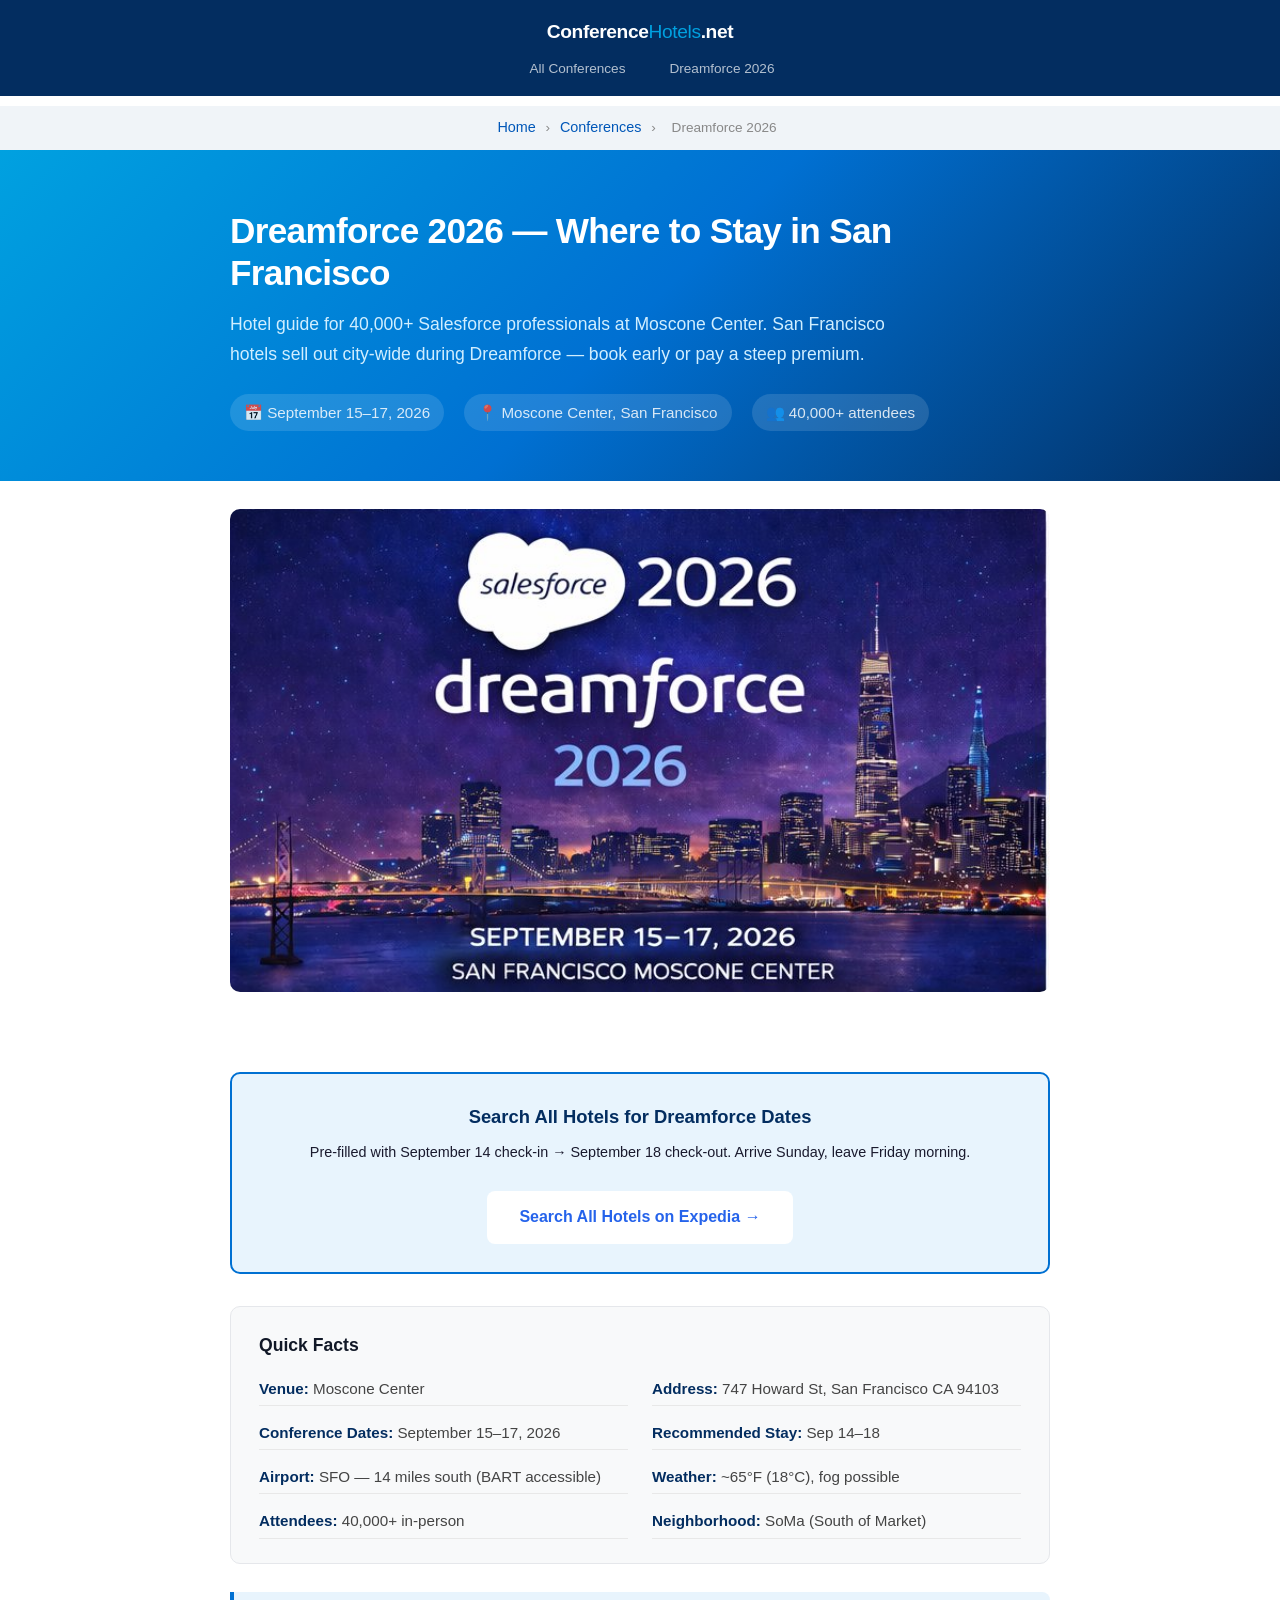
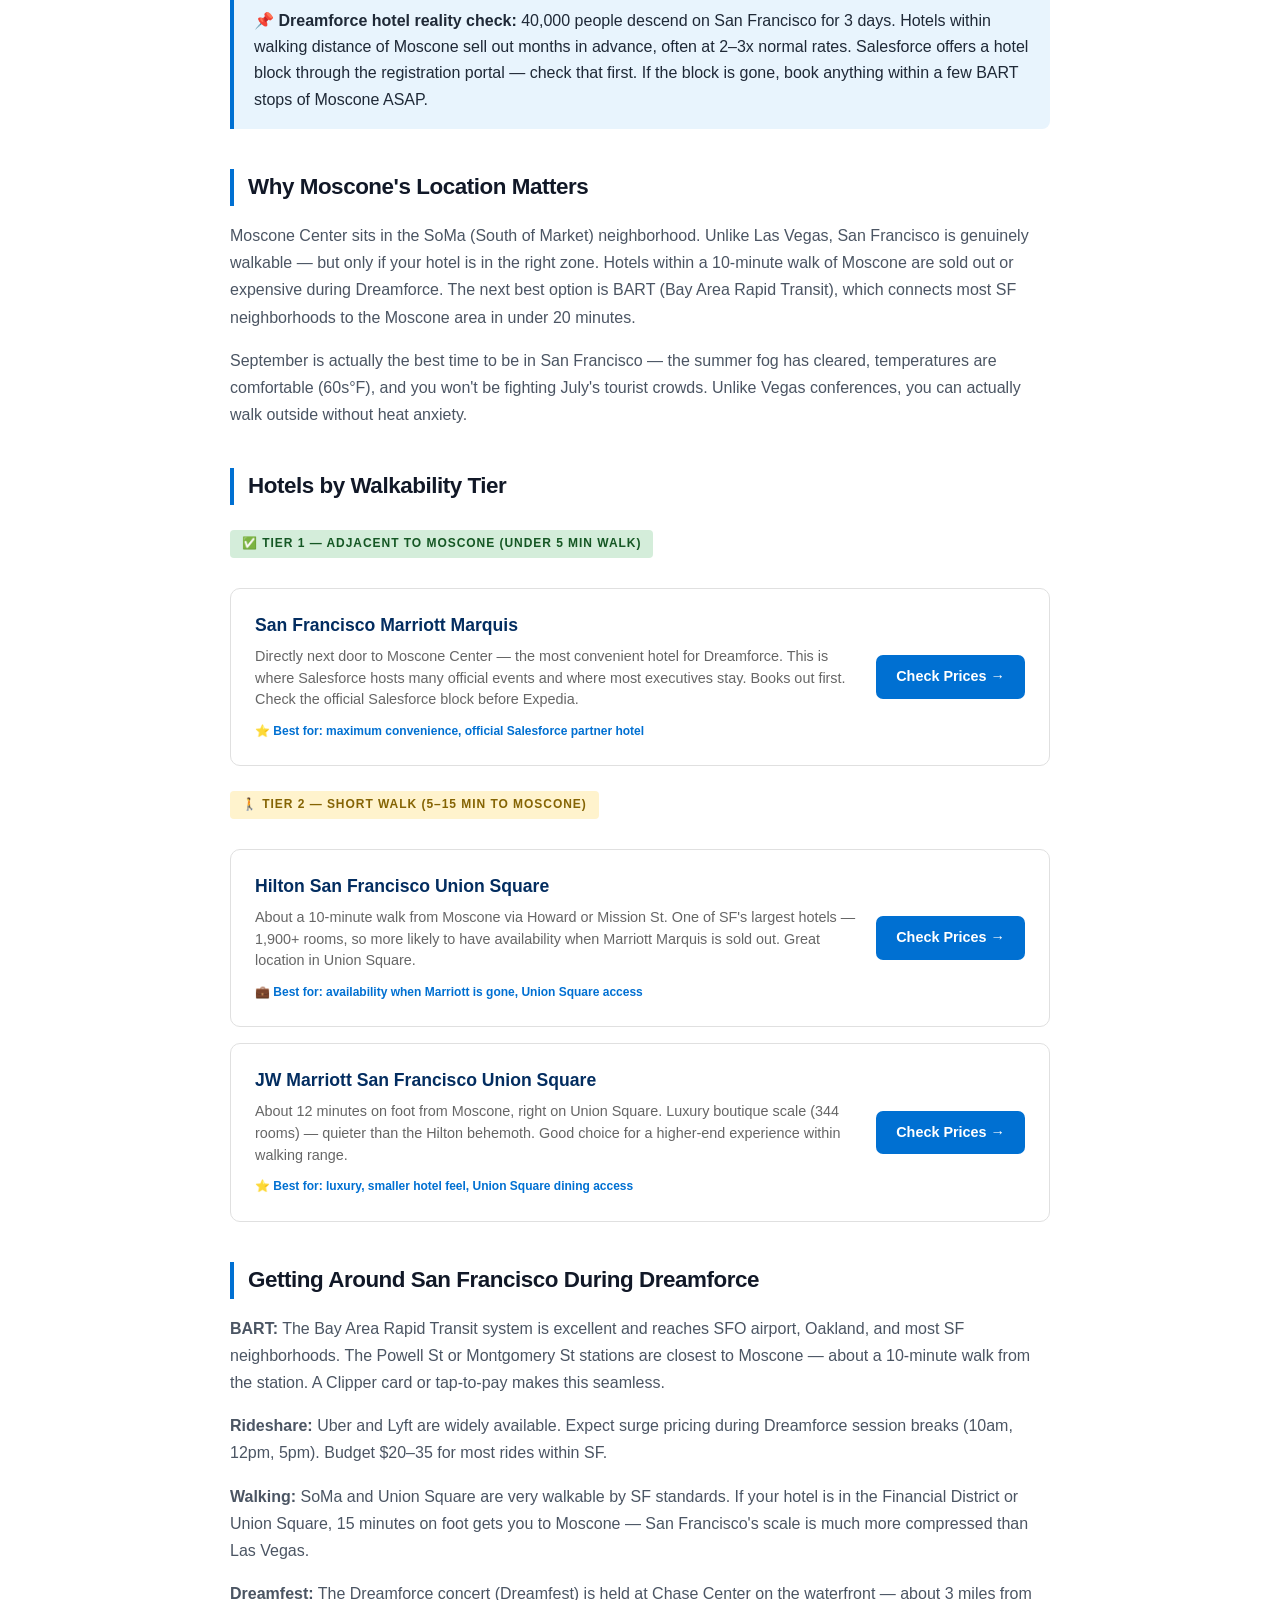
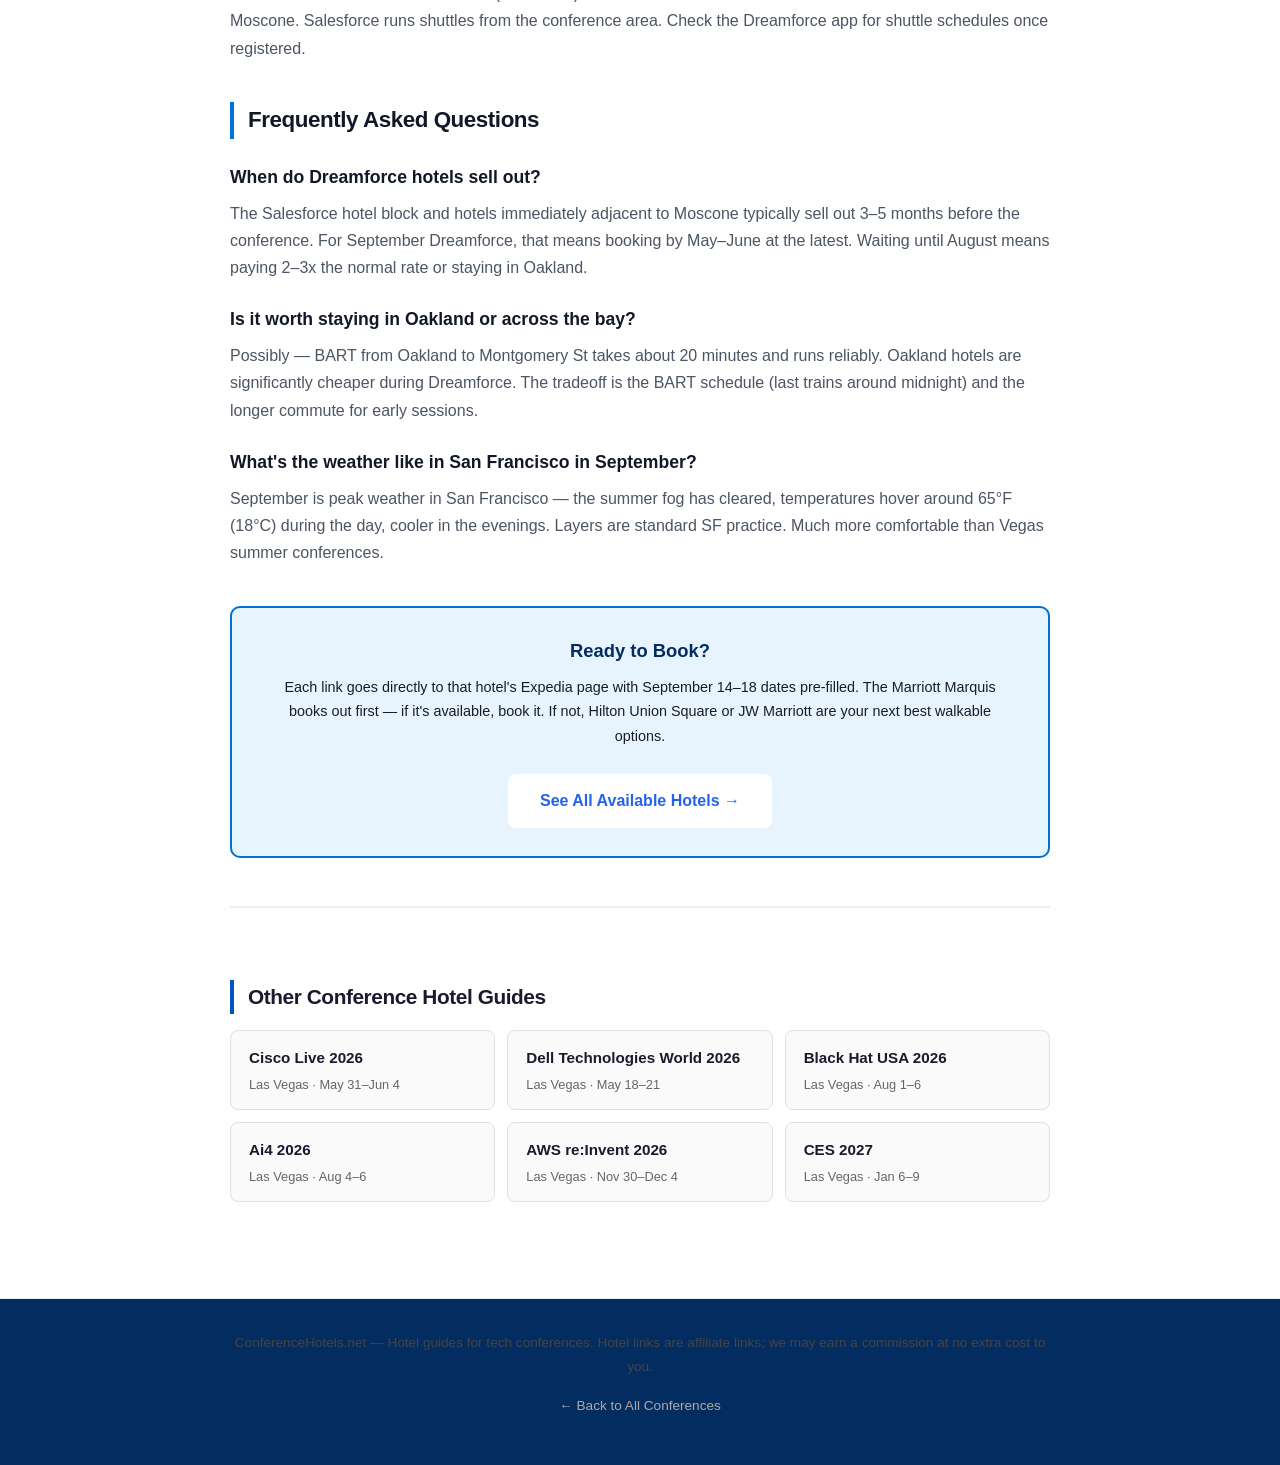
<file: conferences/dreamforce-2026.html>
<!DOCTYPE html>
<html lang="en">
<head>
    <meta charset="UTF-8">
    <meta name="viewport" content="width=device-width, initial-scale=1.0">
    <title>Dreamforce 2026 Hotels — Best Places to Stay Near Moscone Center San Francisco</title>
    <meta name="description" content="Hotel guide for Dreamforce 2026 in San Francisco. Walkability tiers and direct booking links near Moscone Center, September 15–17, 2026.">
    <link rel="canonical" href="https://conferencehotels.net/conferences/dreamforce-2026">
    <meta name="google-site-verification" content="J3U2SEmcypv307ivO7h_2_zQb-S7PcGPleN_Dxt6Fdo" />
    <meta property="og:title" content="Dreamforce 2026 Hotels — Where to Stay in San Francisco">
    <meta property="og:description" content="Hotel walkability guide for Dreamforce 2026 at Moscone Center, San Francisco. Direct Expedia booking links with September dates pre-filled.">
    <meta property="og:url" content="https://conferencehotels.net/conferences/dreamforce-2026">
    <meta property="og:type" content="article">
    <meta property="og:image" content="https://conferencehotels.net/images/dreamforce-2026.png">
    <meta name="twitter:card" content="summary_large_image">
    <meta name="twitter:image" content="https://conferencehotels.net/images/dreamforce-2026.png">
    <link rel="stylesheet" href="/styles.css">
    <script type="application/ld+json">
    {
        "@context": "https://schema.org",
        "@type": "Event",
        "name": "Dreamforce 2026",
        "startDate": "2026-09-15",
        "endDate": "2026-09-17",
        "eventStatus": "https://schema.org/EventScheduled",
        "eventAttendanceMode": "https://schema.org/OfflineEventAttendanceMode",
        "location": {
            "@type": "Place",
            "name": "Moscone Center",
            "address": {
                "@type": "PostalAddress",
                "streetAddress": "747 Howard Street",
                "addressLocality": "San Francisco",
                "addressRegion": "CA",
                "postalCode": "94103"
            }
        },
        "description": "Dreamforce 2026 — Salesforce's flagship global conference with 40,000+ attendees at Moscone Center, San Francisco.",
        "image": "https://conferencehotels.net/images/dreamforce-2026.png",
        "organizer": { "@type": "Organization", "name": "Salesforce", "url": "https://www.salesforce.com/dreamforce" },
        "performer": { "@type": "Organization", "name": "Salesforce" },
        "offers": {
            "@type": "Offer",
            "name": "Hotel Accommodations",
            "url": "https://conferencehotels.net/conferences/dreamforce-2026",
            "availability": "https://schema.org/InStock",
            "price": "0",
            "priceCurrency": "USD",
            "validFrom": "2026-01-01"
        }
    }
    </script>
    <script type="application/ld+json">
    {
        "@context": "https://schema.org",
        "@type": "FAQPage",
        "mainEntity": [
            {
                "@type": "Question",
                "name": "Where is Dreamforce 2026 held?",
                "acceptedAnswer": { "@type": "Answer", "text": "Dreamforce 2026 is at Moscone Center, 747 Howard Street, San Francisco, CA 94103, with events extending into surrounding SoMa neighborhood venues." }
            },
            {
                "@type": "Question",
                "name": "What are the dates for Dreamforce 2026?",
                "acceptedAnswer": { "@type": "Answer", "text": "Dreamforce 2026 runs September 15–17, 2026. Most attendees arrive Sunday September 14 and depart Friday September 18 or Saturday September 19." }
            },
            {
                "@type": "Question",
                "name": "What is the closest hotel to Moscone Center for Dreamforce?",
                "acceptedAnswer": { "@type": "Answer", "text": "The San Francisco Marriott Marquis is directly adjacent to Moscone Center — it is the closest major hotel and the official Salesforce partner property. Hilton San Francisco Union Square is about a 5-minute walk." }
            },
            {
                "@type": "Question",
                "name": "Does Salesforce offer a hotel block for Dreamforce?",
                "acceptedAnswer": { "@type": "Answer", "text": "Yes, Salesforce negotiates hotel blocks across San Francisco. Block access is typically provided through the Dreamforce registration portal. Book through the official block early — Dreamforce causes city-wide hotel sellouts." }
            }
        ]
    }
    </script>
    <style>
        .conf-hero { background: linear-gradient(135deg, #00a1e0 0%, #0070d2 50%, #032d60 100%); color: white; padding: 60px 0 50px; }
        .conf-hero h1 { font-size: 2.2rem; margin-bottom: 16px; }
        .conf-hero p { font-size: 1.1rem; color: #d0eeff; max-width: 680px; margin-bottom: 24px; }
        .conf-meta { display: flex; gap: 20px; flex-wrap: wrap; font-size: 0.95rem; }
        .conf-meta span { background: rgba(255,255,255,0.15); padding: 6px 14px; border-radius: 20px; }
        .content { padding: 48px 0; }
        .container { max-width: 860px; margin: 0 auto; padding: 0 20px; }
        h2 { font-size: 1.6rem; margin: 40px 0 16px; color: #032d60; border-left: 4px solid #0070d2; padding-left: 14px; }
        h3 { font-size: 1.2rem; margin: 28px 0 10px; color: #032d60; }
        p { line-height: 1.7; color: #444; margin-bottom: 16px; }
        .cta-block { background: #e8f4fd; border: 2px solid #0070d2; border-radius: 10px; padding: 28px 32px; margin: 32px 0; }
        .cta-block h3 { margin-top: 0; color: #032d60; }
        .cta-block p { color: #1a1a2e !important; }
        .cta { display: inline-block; background: #0070d2; color: white; padding: 14px 28px; border-radius: 8px; text-decoration: none; font-weight: 600; font-size: 1rem; margin-top: 10px; }
        .cta:hover { background: #032d60; }
        .tier-label { display: inline-block; font-size: 0.75rem; font-weight: 700; letter-spacing: 0.08em; text-transform: uppercase; padding: 4px 12px; border-radius: 4px; margin-bottom: 14px; }
        .tier-label.green { background: #d4edda; color: #155724; }
        .tier-label.yellow { background: #fff3cd; color: #856404; }
        .tier-label.orange { background: #ffe8cc; color: #7c4700; }
        .hotel-card { border: 1px solid #e0e0e0; border-radius: 10px; padding: 22px 24px; margin: 16px 0; display: flex; justify-content: space-between; align-items: flex-start; gap: 20px; background: white; }
        .hotel-card:hover { border-color: #0070d2; box-shadow: 0 2px 12px rgba(0,112,210,0.1); }
        .hotel-info h4 { margin: 0 0 6px; font-size: 1.1rem; color: #032d60; }
        .hotel-info p { margin: 0 0 6px; font-size: 0.9rem; color: #666; line-height: 1.5; }
        .hotel-tag { font-size: 0.75rem; color: #0070d2; font-weight: 600; }
        .check-prices { display: inline-block; background: #0070d2; color: white; padding: 10px 20px; border-radius: 7px; text-decoration: none; font-weight: 600; font-size: 0.9rem; white-space: nowrap; flex-shrink: 0; align-self: center; }
        .check-prices:hover { background: #032d60; }
        .quick-facts { background: #f8f9fa; border-radius: 10px; padding: 24px 28px; margin: 28px 0; }
        .quick-facts h3 { margin-top: 0; }
        .fact-grid { display: grid; grid-template-columns: 1fr 1fr; gap: 10px 24px; }
        .fact { font-size: 0.95rem; color: #444; padding: 4px 0; border-bottom: 1px solid #e8e8e8; }
        .fact strong { color: #032d60; }
        .sf-note { background: #e8f4fd; border-left: 4px solid #0070d2; padding: 16px 20px; border-radius: 0 8px 8px 0; margin: 28px 0; }
        footer { background: #032d60; color: #aaa; text-align: center; padding: 32px 20px; font-size: 0.85rem; }
        footer a { color: #aaa; }
        header { background: #032d60; padding: 16px 0; }
        .logo { color: white; text-decoration: none; font-size: 1.2rem; font-weight: 700; }
        .logo span { color: #00a1e0; }
        nav { display: flex; gap: 20px; margin-top: 10px; }
        nav a { color: #aaa; text-decoration: none; font-size: 0.9rem; }
        nav a:hover { color: white; }
        header .container { display: flex; flex-direction: column; }
        @media (max-width: 600px) { .conf-hero h1 { font-size: 1.6rem; } .hotel-card { flex-direction: column; } .fact-grid { grid-template-columns: 1fr; } }
    
    .breadcrumb { background: #f0f4f8; padding: 10px 0; font-size: 0.85rem; }
    .breadcrumb a { color: #0057b8; text-decoration: none; }
    .breadcrumb span { color: #888; margin: 0 6px; }
    .related-section { margin: 48px 0 0; border-top: 2px solid #eee; padding-top: 32px; }
    .related-section h2 { font-size: 1.3rem; margin-bottom: 16px; color: #1a1a2e; border-left: 4px solid #0057b8; padding-left: 14px; }
    .related-grid { display: grid; grid-template-columns: repeat(auto-fill, minmax(240px, 1fr)); gap: 12px; }
    .related-link { display: flex; flex-direction: column; padding: 14px 18px; border: 1px solid #e0e0e0; border-radius: 8px; text-decoration: none; color: inherit; background: #fafafa; }
    .related-link:hover { border-color: #0057b8; background: #f0f7ff; }
    .related-link strong { font-size: 0.95rem; color: #1a1a2e; margin-bottom: 4px; }
    .related-link span { font-size: 0.8rem; color: #666; }

    </style>
</head>
<body>
    <header>
        <div class="container">
            <a href="/" class="logo">Conference<span>Hotels</span>.net</a>
            <nav><a href="/">All Conferences</a><a href="/conferences/dreamforce-2026">Dreamforce 2026</a></nav>
        </div>
    </header>
    <nav class="breadcrumb" aria-label="breadcrumb">
        <div class="container">
            <a href="/">Home</a> <span>›</span>
            <a href="/conferences">Conferences</a> <span>›</span>
            <span>Dreamforce 2026</span>
        </div>
    </nav>

    <section class="conf-hero">
        <div class="container">
            <h1>Dreamforce 2026 — Where to Stay in San Francisco</h1>
            <p>Hotel guide for 40,000+ Salesforce professionals at Moscone Center. San Francisco hotels sell out city-wide during Dreamforce — book early or pay a steep premium.</p>
            <div class="conf-meta">
                <span>📅 September 15–17, 2026</span>
                <span>📍 Moscone Center, San Francisco</span>
                <span>👥 40,000+ attendees</span>
            </div>
        </div>
    </section>

    <div style="max-width:860px;margin:0 auto;padding:0 20px;">
        <img src="/images/dreamforce-2026.png"
             alt="Dreamforce 2026 — September 15–17, Moscone Center San Francisco"
             style="width:100%;border-radius:10px;margin:28px 0 0;display:block;"
             loading="eager">
    </div>
    <div class="content">
        <div class="container">

            <div class="cta-block">
                <h3>Search All Hotels for Dreamforce Dates</h3>
                <p>Pre-filled with September 14 check-in → September 18 check-out. Arrive Sunday, leave Friday morning.</p>
                <a href="https://www.expedia.com/Hotel-Search?destination=Moscone+Center+San+Francisco&startDate=2026-09-14&endDate=2026-09-18&adults=1&clickref=1110l36Chm4K&affcid=US.DIRECT.PHG.1011l415534.1100l68075&ref_id=1110l36Chm4K&my_ad=AFF.US.DIRECT.PHG.1011l415534.1100l68075&afflid=1110l36Chm4K&affdtl=PHG.1110l36Chm4K.PZiam2YfQK" class="cta" target="_blank" rel="nofollow noopener">Search All Hotels on Expedia →</a>
            </div>

            <div class="quick-facts">
                <h3>Quick Facts</h3>
                <div class="fact-grid">
                    <div class="fact"><strong>Venue:</strong> Moscone Center</div>
                    <div class="fact"><strong>Address:</strong> 747 Howard St, San Francisco CA 94103</div>
                    <div class="fact"><strong>Conference Dates:</strong> September 15–17, 2026</div>
                    <div class="fact"><strong>Recommended Stay:</strong> Sep 14–18</div>
                    <div class="fact"><strong>Airport:</strong> SFO — 14 miles south (BART accessible)</div>
                    <div class="fact"><strong>Weather:</strong> ~65°F (18°C), fog possible</div>
                    <div class="fact"><strong>Attendees:</strong> 40,000+ in-person</div>
                    <div class="fact"><strong>Neighborhood:</strong> SoMa (South of Market)</div>
                </div>
            </div>

            <div class="sf-note">
                <strong>📌 Dreamforce hotel reality check:</strong> 40,000 people descend on San Francisco for 3 days. Hotels within walking distance of Moscone sell out months in advance, often at 2–3x normal rates. Salesforce offers a hotel block through the registration portal — check that first. If the block is gone, book anything within a few BART stops of Moscone ASAP.
            </div>

            <h2>Why Moscone's Location Matters</h2>
            <p>Moscone Center sits in the SoMa (South of Market) neighborhood. Unlike Las Vegas, San Francisco is genuinely walkable — but only if your hotel is in the right zone. Hotels within a 10-minute walk of Moscone are sold out or expensive during Dreamforce. The next best option is BART (Bay Area Rapid Transit), which connects most SF neighborhoods to the Moscone area in under 20 minutes.</p>
            <p>September is actually the best time to be in San Francisco — the summer fog has cleared, temperatures are comfortable (60s°F), and you won't be fighting July's tourist crowds. Unlike Vegas conferences, you can actually walk outside without heat anxiety.</p>

            <h2>Hotels by Walkability Tier</h2>

            <div style="margin: 24px 0;">
                <span class="tier-label green">✅ Tier 1 — Adjacent to Moscone (Under 5 min walk)</span>

                <div class="hotel-card">
                    <div class="hotel-info">
                        <h4>San Francisco Marriott Marquis</h4>
                        <p>Directly next door to Moscone Center — the most convenient hotel for Dreamforce. This is where Salesforce hosts many official events and where most executives stay. Books out first. Check the official Salesforce block before Expedia.</p>
                        <span class="hotel-tag">⭐ Best for: maximum convenience, official Salesforce partner hotel</span>
                    </div>
                    <a href="https://www.expedia.com/San-Francisco-Hotels-San-Francisco-Marriott-Marquis.h8737.Hotel-Information?chkin=2026-09-14&chkout=2026-09-18&adults=1&clickref=1110l36Chm4K&affcid=US.DIRECT.PHG.1011l415534.1100l68075&ref_id=1110l36Chm4K&my_ad=AFF.US.DIRECT.PHG.1011l415534.1100l68075&afflid=1110l36Chm4K&affdtl=PHG.1110l36Chm4K.PZiam2YfQK" class="check-prices" target="_blank" rel="nofollow noopener">Check Prices →</a>
                </div>
            </div>

            <div style="margin: 24px 0;">
                <span class="tier-label yellow">🚶 Tier 2 — Short Walk (5–15 min to Moscone)</span>

                <div class="hotel-card">
                    <div class="hotel-info">
                        <h4>Hilton San Francisco Union Square</h4>
                        <p>About a 10-minute walk from Moscone via Howard or Mission St. One of SF's largest hotels — 1,900+ rooms, so more likely to have availability when Marriott Marquis is sold out. Great location in Union Square.</p>
                        <span class="hotel-tag">💼 Best for: availability when Marriott is gone, Union Square access</span>
                    </div>
                    <a href="https://www.expedia.com/San-Francisco-Hotels-Hilton-San-Francisco-Union-Square.h25622.Hotel-Information?chkin=2026-09-14&chkout=2026-09-18&adults=1&clickref=1110l36Chm4K&affcid=US.DIRECT.PHG.1011l415534.1100l68075&ref_id=1110l36Chm4K&my_ad=AFF.US.DIRECT.PHG.1011l415534.1100l68075&afflid=1110l36Chm4K&affdtl=PHG.1110l36Chm4K.PZiam2YfQK" class="check-prices" target="_blank" rel="nofollow noopener">Check Prices →</a>
                </div>

                <div class="hotel-card">
                    <div class="hotel-info">
                        <h4>JW Marriott San Francisco Union Square</h4>
                        <p>About 12 minutes on foot from Moscone, right on Union Square. Luxury boutique scale (344 rooms) — quieter than the Hilton behemoth. Good choice for a higher-end experience within walking range.</p>
                        <span class="hotel-tag">⭐ Best for: luxury, smaller hotel feel, Union Square dining access</span>
                    </div>
                    <a href="https://www.expedia.com/San-Francisco-Hotels-JW-Marriott-San-Francisco-Union-Square.h2063.Hotel-Information?chkin=2026-09-14&chkout=2026-09-18&adults=1&clickref=1110l36Chm4K&affcid=US.DIRECT.PHG.1011l415534.1100l68075&ref_id=1110l36Chm4K&my_ad=AFF.US.DIRECT.PHG.1011l415534.1100l68075&afflid=1110l36Chm4K&affdtl=PHG.1110l36Chm4K.PZiam2YfQK" class="check-prices" target="_blank" rel="nofollow noopener">Check Prices →</a>
                </div>
            </div>

            <h2>Getting Around San Francisco During Dreamforce</h2>
            <p><strong>BART:</strong> The Bay Area Rapid Transit system is excellent and reaches SFO airport, Oakland, and most SF neighborhoods. The Powell St or Montgomery St stations are closest to Moscone — about a 10-minute walk from the station. A Clipper card or tap-to-pay makes this seamless.</p>
            <p><strong>Rideshare:</strong> Uber and Lyft are widely available. Expect surge pricing during Dreamforce session breaks (10am, 12pm, 5pm). Budget $20–35 for most rides within SF.</p>
            <p><strong>Walking:</strong> SoMa and Union Square are very walkable by SF standards. If your hotel is in the Financial District or Union Square, 15 minutes on foot gets you to Moscone — San Francisco's scale is much more compressed than Las Vegas.</p>
            <p><strong>Dreamfest:</strong> The Dreamforce concert (Dreamfest) is held at Chase Center on the waterfront — about 3 miles from Moscone. Salesforce runs shuttles from the conference area. Check the Dreamforce app for shuttle schedules once registered.</p>

            <h2>Frequently Asked Questions</h2>

            <h3>When do Dreamforce hotels sell out?</h3>
            <p>The Salesforce hotel block and hotels immediately adjacent to Moscone typically sell out 3–5 months before the conference. For September Dreamforce, that means booking by May–June at the latest. Waiting until August means paying 2–3x the normal rate or staying in Oakland.</p>

            <h3>Is it worth staying in Oakland or across the bay?</h3>
            <p>Possibly — BART from Oakland to Montgomery St takes about 20 minutes and runs reliably. Oakland hotels are significantly cheaper during Dreamforce. The tradeoff is the BART schedule (last trains around midnight) and the longer commute for early sessions.</p>

            <h3>What's the weather like in San Francisco in September?</h3>
            <p>September is peak weather in San Francisco — the summer fog has cleared, temperatures hover around 65°F (18°C) during the day, cooler in the evenings. Layers are standard SF practice. Much more comfortable than Vegas summer conferences.</p>

            <div class="cta-block" style="margin-top: 40px;">
                <h3>Ready to Book?</h3>
                <p>Each link goes directly to that hotel's Expedia page with September 14–18 dates pre-filled. The Marriott Marquis books out first — if it's available, book it. If not, Hilton Union Square or JW Marriott are your next best walkable options.</p>
                <a href="https://www.expedia.com/Hotel-Search?destination=Moscone+Center+San+Francisco&startDate=2026-09-14&endDate=2026-09-18&adults=1&clickref=1110l36Chm4K&affcid=US.DIRECT.PHG.1011l415534.1100l68075&ref_id=1110l36Chm4K&my_ad=AFF.US.DIRECT.PHG.1011l415534.1100l68075&afflid=1110l36Chm4K&affdtl=PHG.1110l36Chm4K.PZiam2YfQK" class="cta" target="_blank" rel="nofollow noopener">See All Available Hotels →</a>
            </div>
        
    <div class="related-section">
        <h2>Other Conference Hotel Guides</h2>
        <div class="related-grid">
<a href="/conferences/cisco-live-2026" class="related-link"><strong>Cisco Live 2026</strong><span>Las Vegas · May 31–Jun 4</span></a>
<a href="/conferences/dell-technologies-world-2026" class="related-link"><strong>Dell Technologies World 2026</strong><span>Las Vegas · May 18–21</span></a>
<a href="/conferences/black-hat-2026" class="related-link"><strong>Black Hat USA 2026</strong><span>Las Vegas · Aug 1–6</span></a>
<a href="/conferences/ai4-2026" class="related-link"><strong>Ai4 2026</strong><span>Las Vegas · Aug 4–6</span></a>
<a href="/conferences/aws-reinvent-2026" class="related-link"><strong>AWS re:Invent 2026</strong><span>Las Vegas · Nov 30–Dec 4</span></a>
<a href="/conferences/ces-2027" class="related-link"><strong>CES 2027</strong><span>Las Vegas · Jan 6–9</span></a>
        </div>
    </div>
        </div>
    </div>

    <footer>
        <div class="container">
            <p>ConferenceHotels.net — Hotel guides for tech conferences. Hotel links are affiliate links; we may earn a commission at no extra cost to you.</p>
            <p><a href="/">← Back to All Conferences</a></p>
        </div>
    </footer>
</body>
</html>
</file>
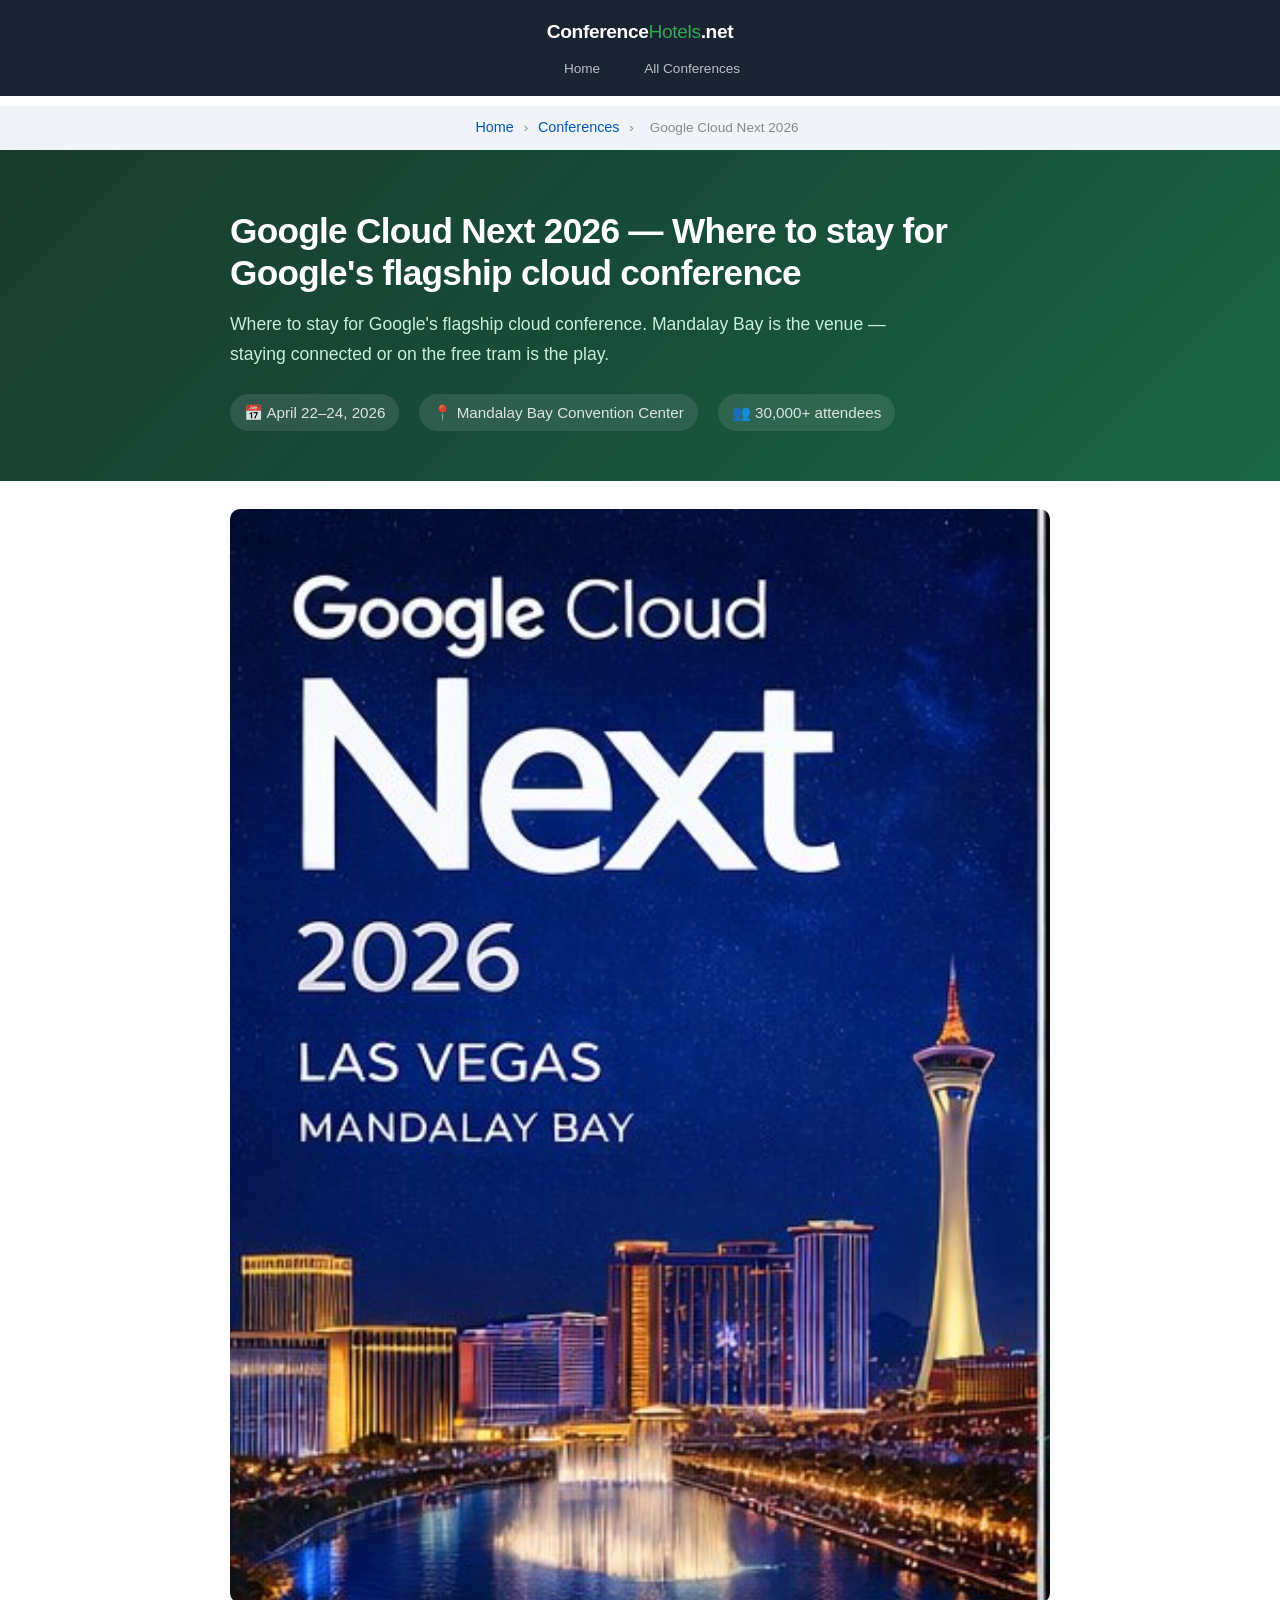
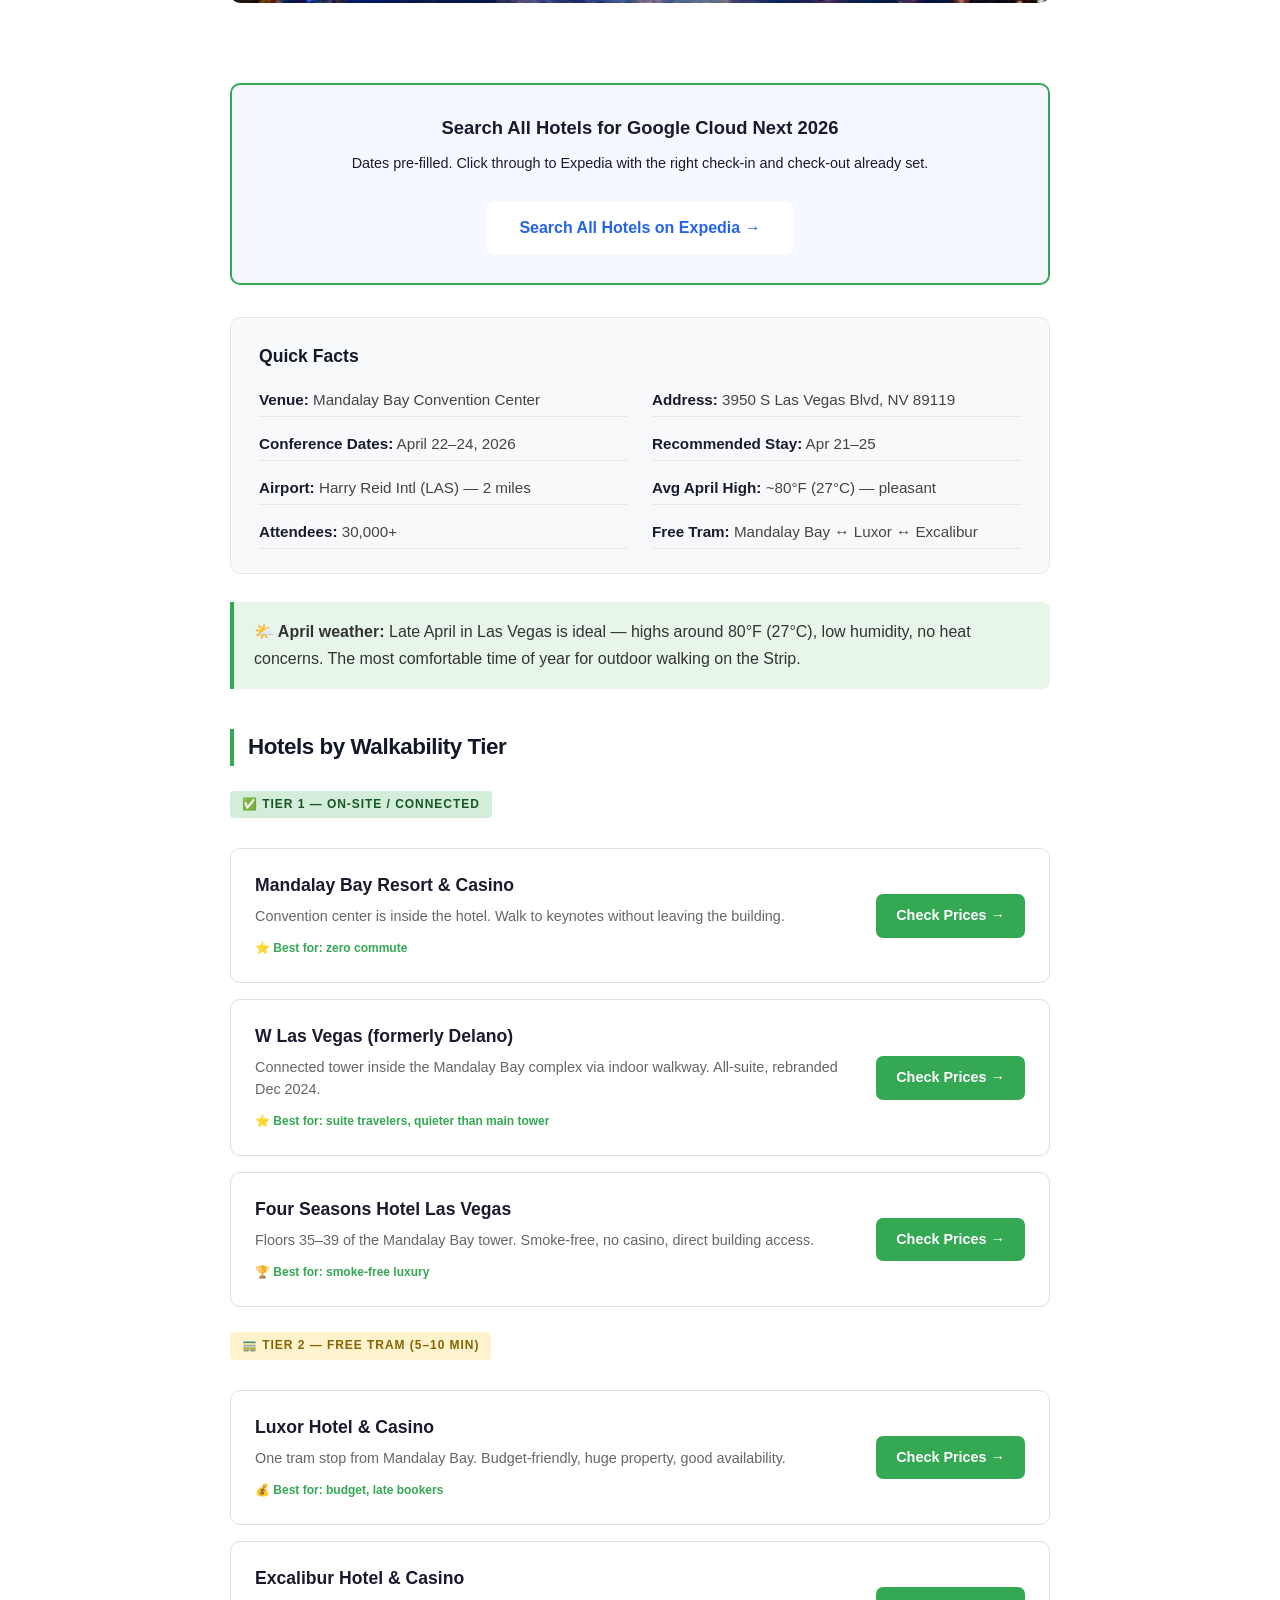
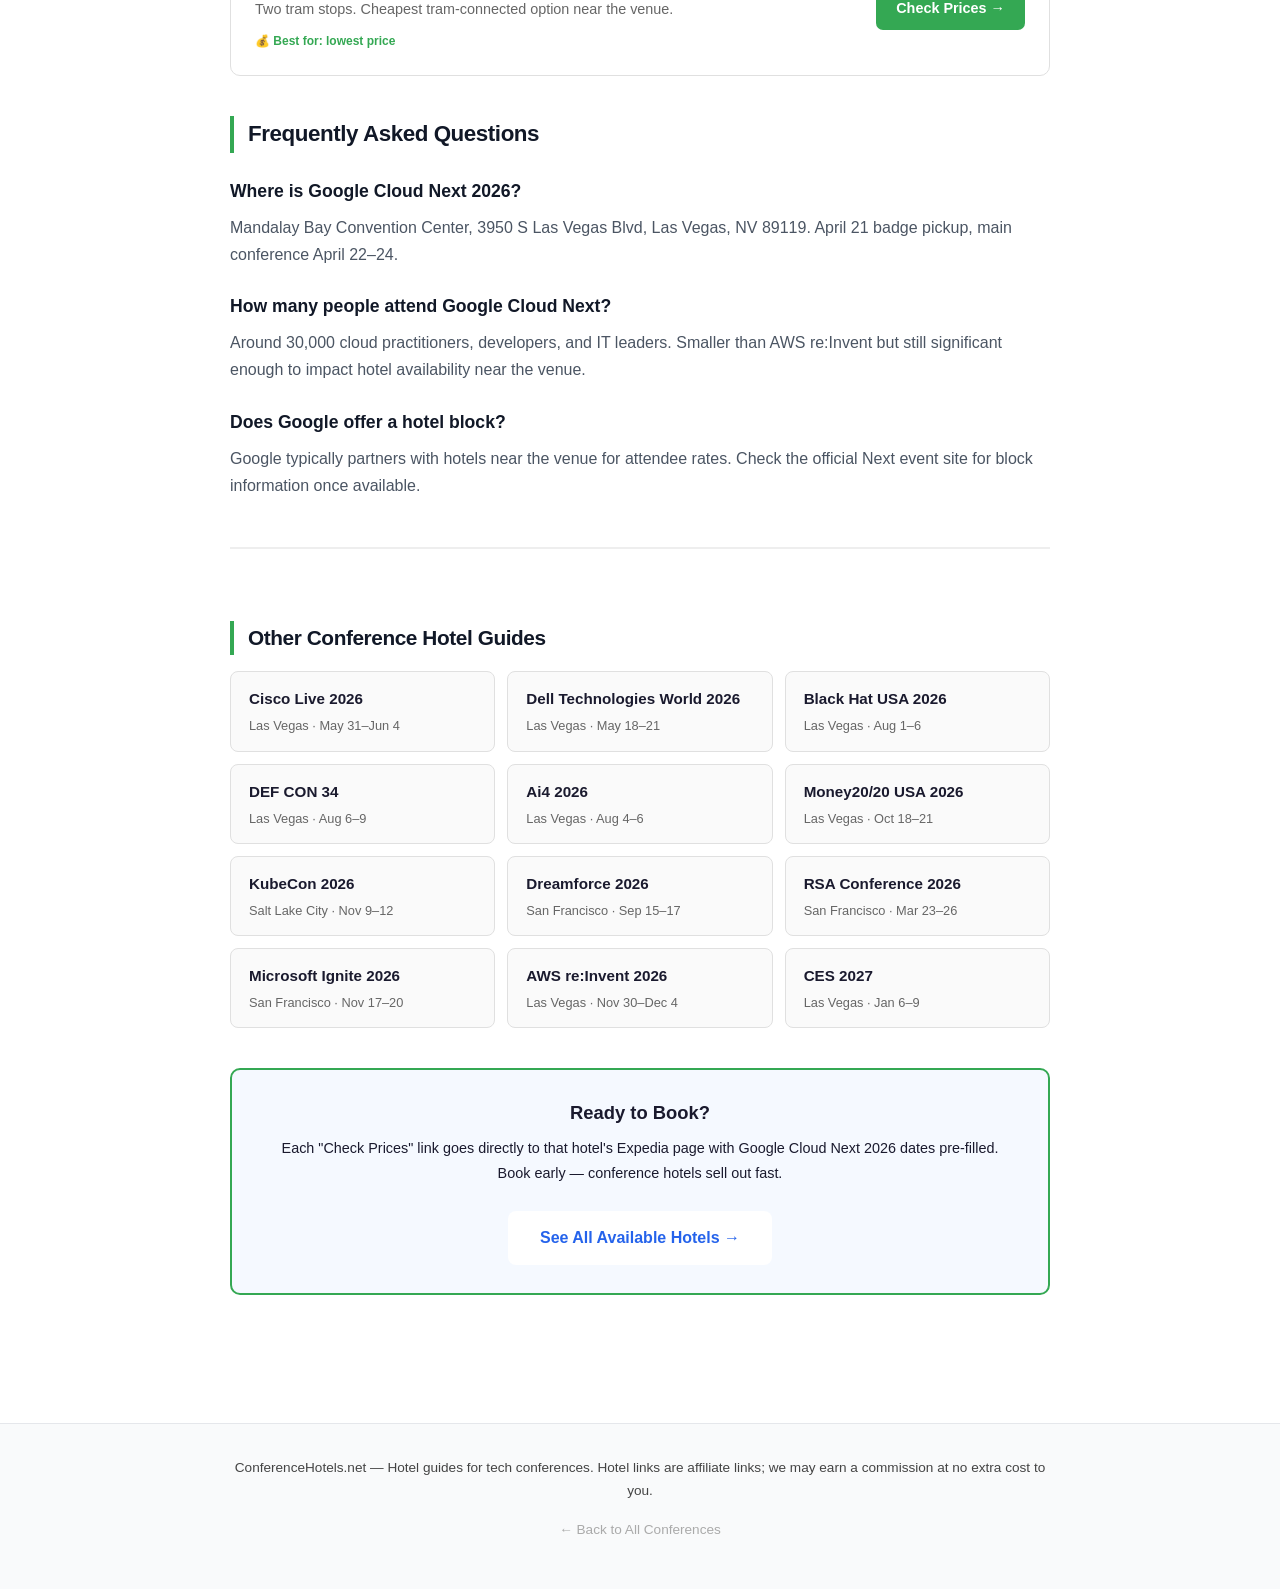
<file: conferences/google-cloud-next-2026.html>
<!DOCTYPE html>
<html lang="en">
<head>
    <meta charset="UTF-8">
    <meta name="viewport" content="width=device-width, initial-scale=1.0">
    <title>Google Cloud Next 2026 Hotels — Best Places to Stay Near Mandalay Bay Las Vegas</title>
    <meta name="description" content="Hotel guide for Google Cloud Next 2026 at Mandalay Bay Convention Center, April 22–24. Walkability tiers and direct Expedia booking links.">
    <link rel="canonical" href="https://conferencehotels.net/conferences/google-cloud-next-2026">
    <meta name="google-site-verification" content="J3U2SEmcypv307ivO7h_2_zQb-S7PcGPleN_Dxt6Fdo" />
    <meta property="og:title" content="Google Cloud Next 2026 Hotels — Where to Stay in Las Vegas">
    <meta property="og:description" content="Hotel walkability guide for Google Cloud Next 2026 at Mandalay Bay. Direct Expedia booking links with April dates pre-filled.">
    <meta property="og:url" content="https://conferencehotels.net/conferences/google-cloud-next-2026">
    <meta property="og:type" content="article">
    <meta property="og:image" content="https://conferencehotels.net/images/google-cloud-next-2026.png">
    <meta name="twitter:card" content="summary_large_image">
    <meta name="twitter:image" content="https://conferencehotels.net/images/google-cloud-next-2026.png">
    <link rel="stylesheet" href="/styles.css">
    <style>
        .conf-hero{background:linear-gradient(135deg,#1a3c2e 0%,#174d3a 50%,#1a6644 100%)}
        .conf-hero p{color:#c8f0d8}
        h2{color:#1a1a2e;border-left:4px solid #34a853}
        .cta-block{background:#f5f9ff;border:2px solid #34a853}
        .cta-block h3{color:#1a1a2e}
        .cta{background:#34a853}
        .cta:hover{opacity:0.9}
        .check-prices:hover{opacity:0.9}
        .hotel-card:hover{border-color:#34a853;box-shadow:0 2px 12px rgba(0,0,0,0.08)}
        .related-section h2{border-left:4px solid #34a853}
        header{background:}
        footer{background:;color:#aaa}
        .logo span{color:#34a853}

        .conf-hero{padding:60px 0 50px;color:white}
        .conf-hero h1{font-size:2.2rem;margin-bottom:16px}
        .conf-hero p{font-size:1.1rem;max-width:680px;margin-bottom:24px}
        .conf-meta{display:flex;gap:20px;flex-wrap:wrap;font-size:0.95rem}
        .conf-meta span{background:rgba(255,255,255,0.12);padding:6px 14px;border-radius:20px}
        .content{padding:48px 0}
        .container{max-width:860px;margin:0 auto;padding:0 20px}
        h2{font-size:1.6rem;margin:40px 0 16px;padding-left:14px}
        h3{font-size:1.2rem;margin:28px 0 10px;color:#1a1a2e}
        p{line-height:1.7;color:#444;margin-bottom:16px}
        .cta-block{border-radius:10px;padding:28px 32px;margin:32px 0}
        .cta-block h3{margin-top:0}
        .cta-block p{color:#1a1a2e!important}
        .cta{display:inline-block;color:white;padding:14px 28px;border-radius:8px;text-decoration:none;font-weight:600;font-size:1rem;margin-top:10px}
        .tier-label{display:inline-block;font-size:0.75rem;font-weight:700;letter-spacing:0.08em;text-transform:uppercase;padding:4px 12px;border-radius:4px;margin-bottom:14px}
        .tier-label.green{background:#d4edda;color:#155724}
        .tier-label.yellow{background:#fff3cd;color:#856404}
        .tier-label.orange{background:#ffe8cc;color:#7c4700}
        .hotel-card{border:1px solid #e0e0e0;border-radius:10px;padding:22px 24px;margin:16px 0;display:flex;justify-content:space-between;align-items:flex-start;gap:20px;background:white}
        .hotel-info h4{margin:0 0 6px;font-size:1.1rem;color:#1a1a2e}
        .hotel-info p{margin:0 0 6px;font-size:0.9rem;color:#666;line-height:1.5}
        .hotel-tag{font-size:0.75rem;font-weight:600}
        .check-prices{display:inline-block;color:white;padding:10px 20px;border-radius:7px;text-decoration:none;font-weight:600;font-size:0.9rem;white-space:nowrap;flex-shrink:0;align-self:center}
        .quick-facts{background:#f8f9fa;border-radius:10px;padding:24px 28px;margin:28px 0}
        .quick-facts h3{margin-top:0}
        .fact-grid{display:grid;grid-template-columns:1fr 1fr;gap:10px 24px}
        .fact{font-size:0.95rem;color:#444;padding:4px 0;border-bottom:1px solid #e8e8e8}
        .fact strong{color:#1a1a2e}
        .info-box{padding:16px 20px;border-radius:0 8px 8px 0;margin:28px 0}
        .breadcrumb{background:#f0f4f8;padding:10px 0;font-size:0.85rem}
        .breadcrumb a{color:#0057b8;text-decoration:none}
        .breadcrumb span{color:#888;margin:0 6px}
        .related-section{margin:48px 0 0;border-top:2px solid #eee;padding-top:32px}
        .related-section h2{font-size:1.3rem!important;margin-bottom:16px!important;padding-left:14px!important}
        .related-grid{display:grid;grid-template-columns:repeat(auto-fill,minmax(240px,1fr));gap:12px}
        .related-link{display:flex;flex-direction:column;padding:14px 18px;border:1px solid #e0e0e0;border-radius:8px;text-decoration:none;color:inherit;background:#fafafa}
        .related-link:hover{background:#f0f7ff;border-color:#0057b8}
        .related-link strong{font-size:0.95rem;color:#1a1a2e;margin-bottom:4px}
        .related-link span{font-size:0.8rem;color:#666}
        footer{text-align:center;padding:32px 20px;font-size:0.85rem}
        footer a{color:#aaa}
        header{padding:16px 0}
        .logo{color:white;text-decoration:none;font-size:1.2rem;font-weight:700}
        nav{display:flex;gap:20px;margin-top:10px}
        nav a{color:#aaa;text-decoration:none;font-size:0.9rem}
        nav a:hover{color:white}
        header .container{display:flex;flex-direction:column}
        @media(max-width:600px){.conf-hero h1{font-size:1.6rem}.hotel-card{flex-direction:column}.fact-grid{grid-template-columns:1fr}}

    </style>
    <script type="application/ld+json">
    {"@context":"https://schema.org","@type":"FAQPage","mainEntity":[
        {"@type":"Question","name":"Where is Google Cloud Next 2026?","acceptedAnswer":{"@type":"Answer","text":"Mandalay Bay Convention Center, 3950 S Las Vegas Blvd, Las Vegas, NV 89119. April 21 badge pickup, main conference April 22–24."}},
        {"@type":"Question","name":"What is the closest hotel to Google Cloud Next 2026?","acceptedAnswer":{"@type":"Answer","text":"Mandalay Bay Resort is directly connected to the convention center — the closest option. W Las Vegas and Four Seasons are also in the same complex."}},
        {"@type":"Question","name":"How hot is Las Vegas in April?","acceptedAnswer":{"@type":"Answer","text":"Late April averages around 80°F (27°C) — the most pleasant time of year in Las Vegas. No heat concerns, comfortable for outdoor walking."}}
    ]}
    </script>
</head>
<body>
    <header>
        <div class="container">
            <a href="/" class="logo">Conference<span>Hotels</span>.net</a>
            <nav><a href="/">Home</a><a href="/conferences">All Conferences</a></nav>
        </div>
    </header>
    <nav class="breadcrumb" aria-label="breadcrumb">
        <div class="container">
            <a href="/">Home</a> <span>›</span> <a href="/conferences">Conferences</a> <span>›</span> <span>Google Cloud Next 2026</span>
        </div>
    </nav>

    <section class="conf-hero">
        <div class="container">
            <h1>Google Cloud Next 2026 — Where to stay for Google's flagship cloud conference</h1>
            <p>Where to stay for Google's flagship cloud conference. Mandalay Bay is the venue — staying connected or on the free tram is the play.</p>
            <div class="conf-meta"><span>📅 April 22–24, 2026</span><span>📍 Mandalay Bay Convention Center</span><span>👥 30,000+ attendees</span></div>
        </div>
    </section>

    <div style="max-width:860px;margin:0 auto;padding:0 20px;">
        <img src="/images/google-cloud-next-2026.png"
             alt="Google Cloud Next 2026 — Las Vegas, Mandalay Bay"
             style="width:100%;border-radius:10px;margin:28px 0 0;display:block;"
             loading="eager">
    </div>
    <div class="content">
        <div class="container">
            <div class="cta-block">
                <h3>Search All Hotels for Google Cloud Next 2026</h3>
                <p>Dates pre-filled. Click through to Expedia with the right check-in and check-out already set.</p>
                <a href="https://www.expedia.com/Hotel-Search?destination=Mandalay+Bay+Convention+Center+Las+Vegas&startDate=2026-04-21&endDate=2026-04-25&adults=1&clickref=1110l36Chm4K&affcid=US.DIRECT.PHG.1011l415534.1100l68075&ref_id=1110l36Chm4K&my_ad=AFF.US.DIRECT.PHG.1011l415534.1100l68075&afflid=1110l36Chm4K&affdtl=PHG.1110l36Chm4K.PZiam2YfQK" class="cta" target="_blank" rel="nofollow noopener">Search All Hotels on Expedia →</a>
            </div>

            <div class="quick-facts">
                <h3>Quick Facts</h3>
                <div class="fact-grid">
                    <div class="fact"><strong>Venue:</strong> Mandalay Bay Convention Center</div>
                    <div class="fact"><strong>Address:</strong> 3950 S Las Vegas Blvd, NV 89119</div>
                    <div class="fact"><strong>Conference Dates:</strong> April 22–24, 2026</div>
                    <div class="fact"><strong>Recommended Stay:</strong> Apr 21–25</div>
                    <div class="fact"><strong>Airport:</strong> Harry Reid Intl (LAS) — 2 miles</div>
                    <div class="fact"><strong>Avg April High:</strong> ~80°F (27°C) — pleasant</div>
                    <div class="fact"><strong>Attendees:</strong> 30,000+</div>
                    <div class="fact"><strong>Free Tram:</strong> Mandalay Bay ↔ Luxor ↔ Excalibur</div>
                </div>
            </div>

            <div class="info-box" style="background:#e8f5e9;border-left:4px solid #34a853"><p style="margin:0;color:#333"><strong>🌤️ April weather:</strong> Late April in Las Vegas is ideal — highs around 80°F (27°C), low humidity, no heat concerns. The most comfortable time of year for outdoor walking on the Strip.</p></div>

            <h2>Hotels by Walkability Tier</h2>
            <div style="margin:24px 0;">
                <span class="tier-label green">✅ Tier 1 — On-Site / Connected</span>
                <div class="hotel-card">
                    <div class="hotel-info">
                        <h4>Mandalay Bay Resort & Casino</h4>
                        <p>Convention center is inside the hotel. Walk to keynotes without leaving the building.</p>
                        <span class="hotel-tag" style="color:#34a853">⭐ Best for: zero commute</span>
                    </div>
                    <a href="https://www.expedia.com/Las-Vegas-Hotels-Mandalay-Bay-Resort-And-Casino.h203613.Hotel-Information?chkin=2026-04-21&chkout=2026-04-25&adults=1&clickref=1110l36Chm4K&affcid=US.DIRECT.PHG.1011l415534.1100l68075&ref_id=1110l36Chm4K&my_ad=AFF.US.DIRECT.PHG.1011l415534.1100l68075&afflid=1110l36Chm4K&affdtl=PHG.1110l36Chm4K.PZiam2YfQK" class="check-prices" style="background:#34a853" target="_blank" rel="nofollow noopener">Check Prices →</a>
                </div>
                <div class="hotel-card">
                    <div class="hotel-info">
                        <h4>W Las Vegas (formerly Delano)</h4>
                        <p>Connected tower inside the Mandalay Bay complex via indoor walkway. All-suite, rebranded Dec 2024.</p>
                        <span class="hotel-tag" style="color:#34a853">⭐ Best for: suite travelers, quieter than main tower</span>
                    </div>
                    <a href="https://www.expedia.com/Las-Vegas-Hotels-W-Las-Vegas.h1248211.Hotel-Information?chkin=2026-04-21&chkout=2026-04-25&adults=1&clickref=1110l36Chm4K&affcid=US.DIRECT.PHG.1011l415534.1100l68075&ref_id=1110l36Chm4K&my_ad=AFF.US.DIRECT.PHG.1011l415534.1100l68075&afflid=1110l36Chm4K&affdtl=PHG.1110l36Chm4K.PZiam2YfQK" class="check-prices" style="background:#34a853" target="_blank" rel="nofollow noopener">Check Prices →</a>
                </div>
                <div class="hotel-card">
                    <div class="hotel-info">
                        <h4>Four Seasons Hotel Las Vegas</h4>
                        <p>Floors 35–39 of the Mandalay Bay tower. Smoke-free, no casino, direct building access.</p>
                        <span class="hotel-tag" style="color:#34a853">🏆 Best for: smoke-free luxury</span>
                    </div>
                    <a href="https://www.expedia.com/Las-Vegas-Hotels-Four-Seasons-Hotel-Las-Vegas.h460435.Hotel-Information?chkin=2026-04-21&chkout=2026-04-25&adults=1&clickref=1110l36Chm4K&affcid=US.DIRECT.PHG.1011l415534.1100l68075&ref_id=1110l36Chm4K&my_ad=AFF.US.DIRECT.PHG.1011l415534.1100l68075&afflid=1110l36Chm4K&affdtl=PHG.1110l36Chm4K.PZiam2YfQK" class="check-prices" style="background:#34a853" target="_blank" rel="nofollow noopener">Check Prices →</a>
                </div>
            </div>
            <div style="margin:24px 0;">
                <span class="tier-label yellow">🚃 Tier 2 — Free Tram (5–10 min)</span>
                <div class="hotel-card">
                    <div class="hotel-info">
                        <h4>Luxor Hotel & Casino</h4>
                        <p>One tram stop from Mandalay Bay. Budget-friendly, huge property, good availability.</p>
                        <span class="hotel-tag" style="color:#34a853">💰 Best for: budget, late bookers</span>
                    </div>
                    <a href="https://www.expedia.com/Las-Vegas-Hotels-Luxor-Hotel-And-Casino.h15237.Hotel-Information?chkin=2026-04-21&chkout=2026-04-25&adults=1&clickref=1110l36Chm4K&affcid=US.DIRECT.PHG.1011l415534.1100l68075&ref_id=1110l36Chm4K&my_ad=AFF.US.DIRECT.PHG.1011l415534.1100l68075&afflid=1110l36Chm4K&affdtl=PHG.1110l36Chm4K.PZiam2YfQK" class="check-prices" style="background:#34a853" target="_blank" rel="nofollow noopener">Check Prices →</a>
                </div>
                <div class="hotel-card">
                    <div class="hotel-info">
                        <h4>Excalibur Hotel & Casino</h4>
                        <p>Two tram stops. Cheapest tram-connected option near the venue.</p>
                        <span class="hotel-tag" style="color:#34a853">💰 Best for: lowest price</span>
                    </div>
                    <a href="https://www.expedia.com/Las-Vegas-Hotels-Excalibur-Hotel-Casino.h41308.Hotel-Information?chkin=2026-04-21&chkout=2026-04-25&adults=1&clickref=1110l36Chm4K&affcid=US.DIRECT.PHG.1011l415534.1100l68075&ref_id=1110l36Chm4K&my_ad=AFF.US.DIRECT.PHG.1011l415534.1100l68075&afflid=1110l36Chm4K&affdtl=PHG.1110l36Chm4K.PZiam2YfQK" class="check-prices" style="background:#34a853" target="_blank" rel="nofollow noopener">Check Prices →</a>
                </div>
            </div>

            <h2>Frequently Asked Questions</h2>
            <h3>Where is Google Cloud Next 2026?</h3>
            <p>Mandalay Bay Convention Center, 3950 S Las Vegas Blvd, Las Vegas, NV 89119. April 21 badge pickup, main conference April 22–24.</p>
            <h3>How many people attend Google Cloud Next?</h3>
            <p>Around 30,000 cloud practitioners, developers, and IT leaders. Smaller than AWS re:Invent but still significant enough to impact hotel availability near the venue.</p>
            <h3>Does Google offer a hotel block?</h3>
            <p>Google typically partners with hotels near the venue for attendee rates. Check the official Next event site for block information once available.</p>

            <div class="related-section">
                <h2>Other Conference Hotel Guides</h2>
                <div class="related-grid">
                    <a href="/conferences/cisco-live-2026" class="related-link"><strong>Cisco Live 2026</strong><span>Las Vegas · May 31–Jun 4</span></a>
                    <a href="/conferences/dell-technologies-world-2026" class="related-link"><strong>Dell Technologies World 2026</strong><span>Las Vegas · May 18–21</span></a>
                    <a href="/conferences/black-hat-2026" class="related-link"><strong>Black Hat USA 2026</strong><span>Las Vegas · Aug 1–6</span></a>
                    <a href="/conferences/defcon-2026" class="related-link"><strong>DEF CON 34</strong><span>Las Vegas · Aug 6–9</span></a>
                    <a href="/conferences/ai4-2026" class="related-link"><strong>Ai4 2026</strong><span>Las Vegas · Aug 4–6</span></a>
                    <a href="/conferences/money20-20-2026" class="related-link"><strong>Money20/20 USA 2026</strong><span>Las Vegas · Oct 18–21</span></a>
                    <a href="/conferences/kubecon-2026" class="related-link"><strong>KubeCon 2026</strong><span>Salt Lake City · Nov 9–12</span></a>
                    <a href="/conferences/dreamforce-2026" class="related-link"><strong>Dreamforce 2026</strong><span>San Francisco · Sep 15–17</span></a>
                    <a href="/conferences/rsa-conference-2026" class="related-link"><strong>RSA Conference 2026</strong><span>San Francisco · Mar 23–26</span></a>
                    <a href="/conferences/microsoft-ignite-2026" class="related-link"><strong>Microsoft Ignite 2026</strong><span>San Francisco · Nov 17–20</span></a>
                    <a href="/conferences/aws-reinvent-2026" class="related-link"><strong>AWS re:Invent 2026</strong><span>Las Vegas · Nov 30–Dec 4</span></a>
                    <a href="/conferences/ces-2027" class="related-link"><strong>CES 2027</strong><span>Las Vegas · Jan 6–9</span></a>
                </div>
            </div>

            <div class="cta-block" style="margin-top:40px;">
                <h3>Ready to Book?</h3>
                <p>Each "Check Prices" link goes directly to that hotel's Expedia page with Google Cloud Next 2026 dates pre-filled. Book early — conference hotels sell out fast.</p>
                <a href="https://www.expedia.com/Hotel-Search?destination=Mandalay+Bay+Convention+Center+Las+Vegas&startDate=2026-04-21&endDate=2026-04-25&adults=1&clickref=1110l36Chm4K&affcid=US.DIRECT.PHG.1011l415534.1100l68075&ref_id=1110l36Chm4K&my_ad=AFF.US.DIRECT.PHG.1011l415534.1100l68075&afflid=1110l36Chm4K&affdtl=PHG.1110l36Chm4K.PZiam2YfQK" class="cta" target="_blank" rel="nofollow noopener">See All Available Hotels →</a>
            </div>
        </div>
    </div>

    <footer>
        <div class="container">
            <p>ConferenceHotels.net — Hotel guides for tech conferences. Hotel links are affiliate links; we may earn a commission at no extra cost to you.</p>
            <p><a href="/conferences">← Back to All Conferences</a></p>
        </div>
    </footer>
</body>
</html>
</file>
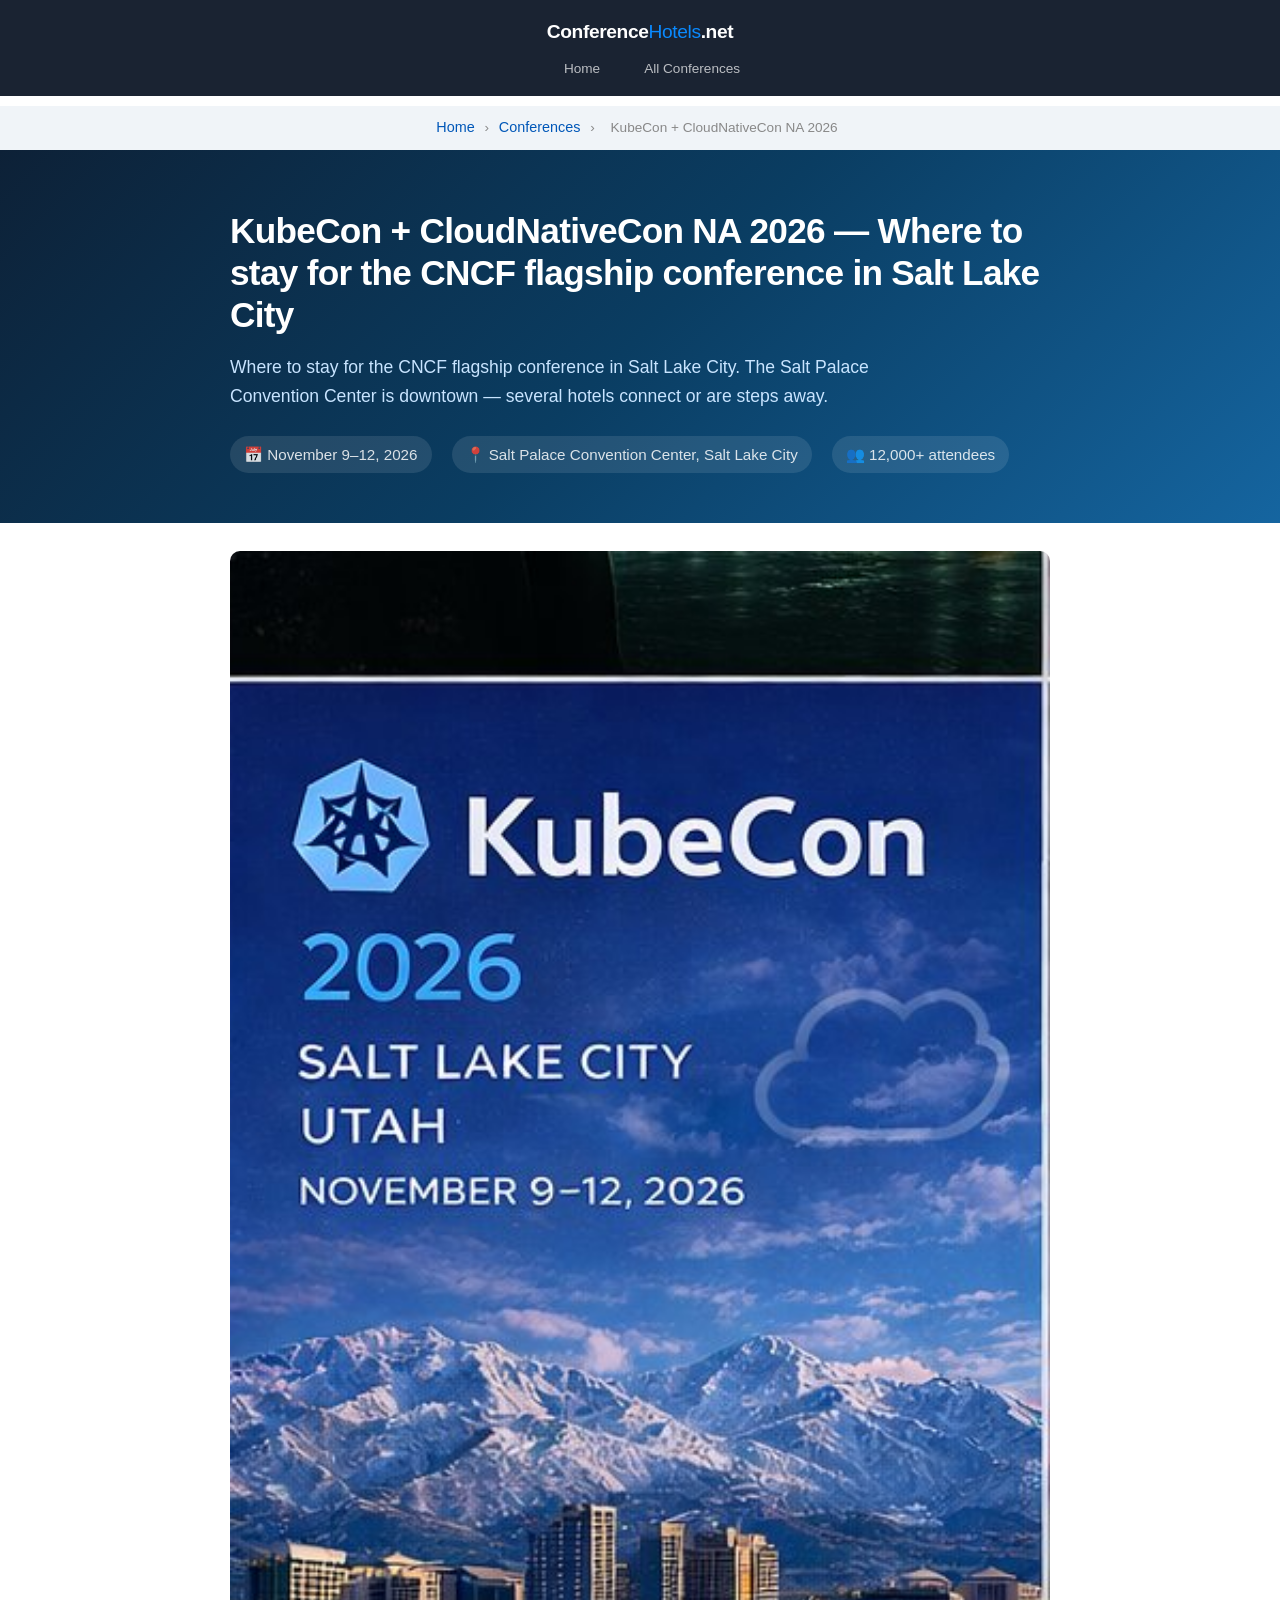
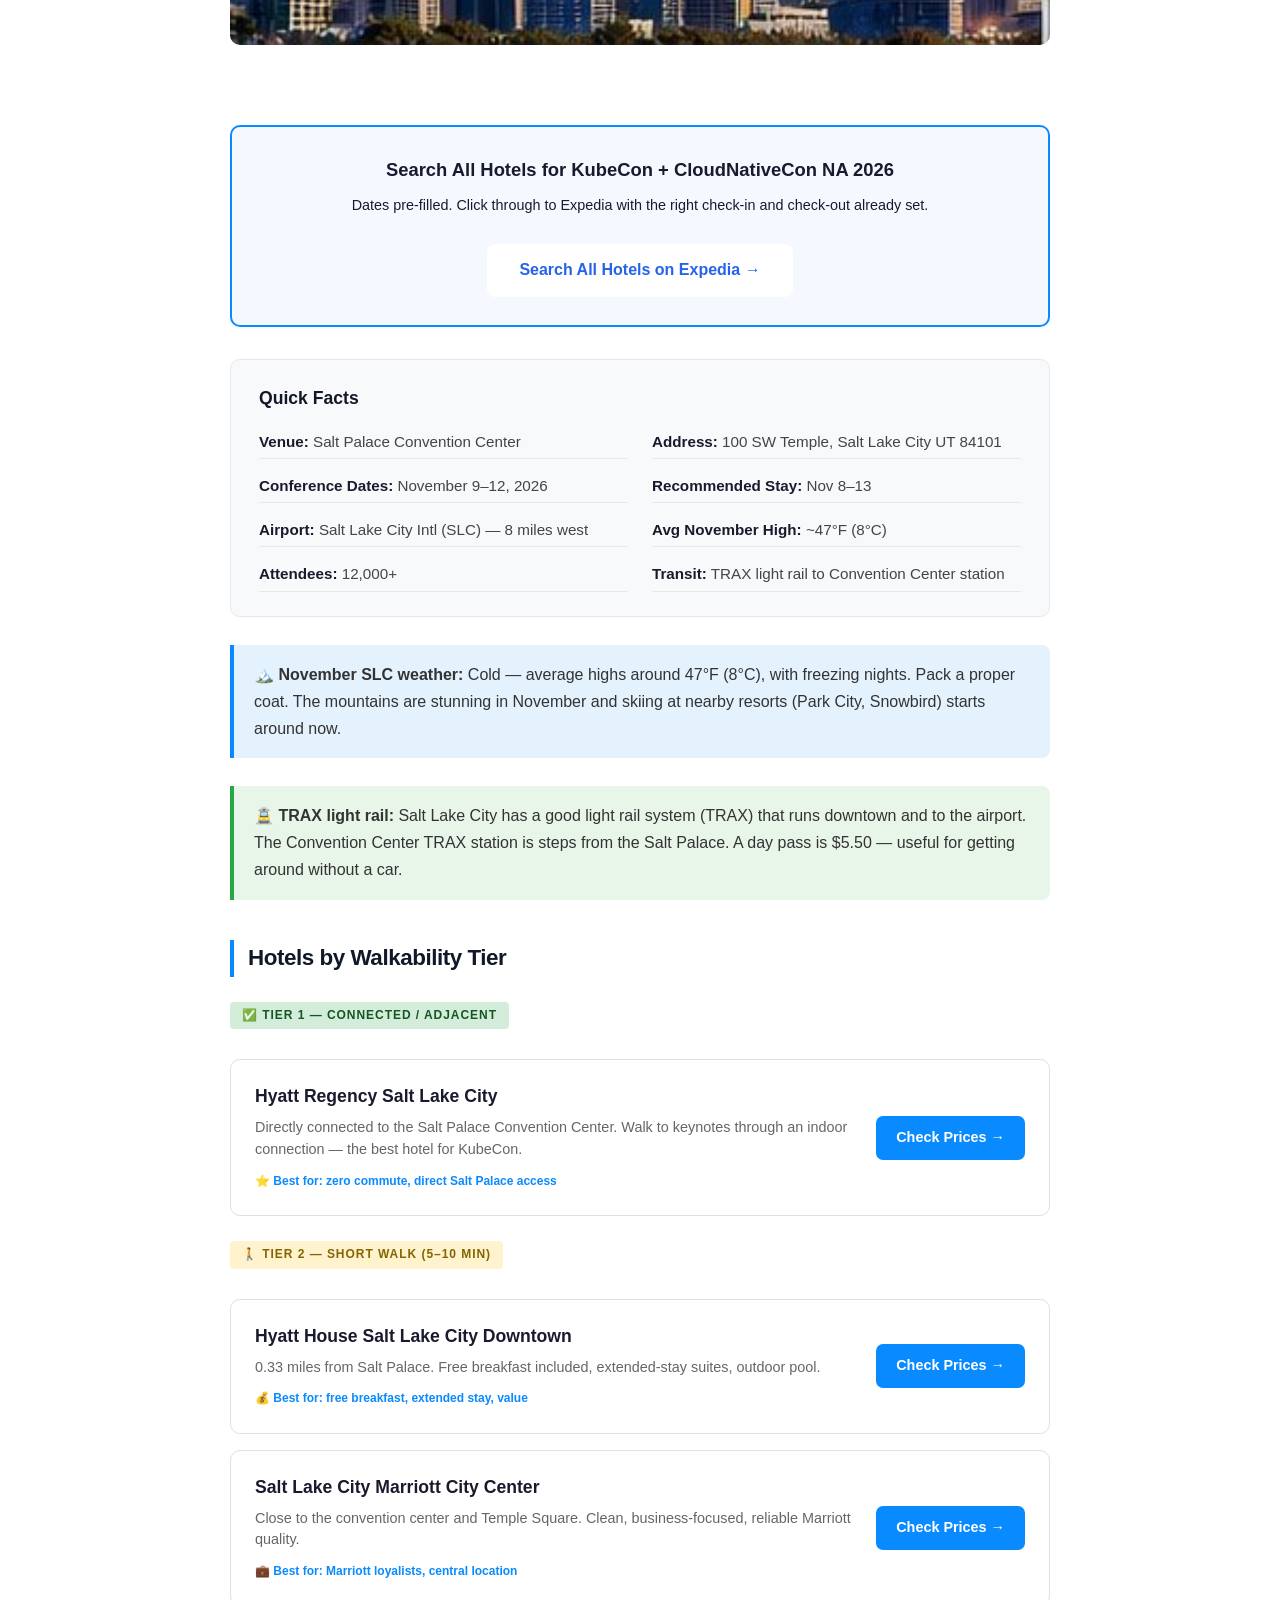
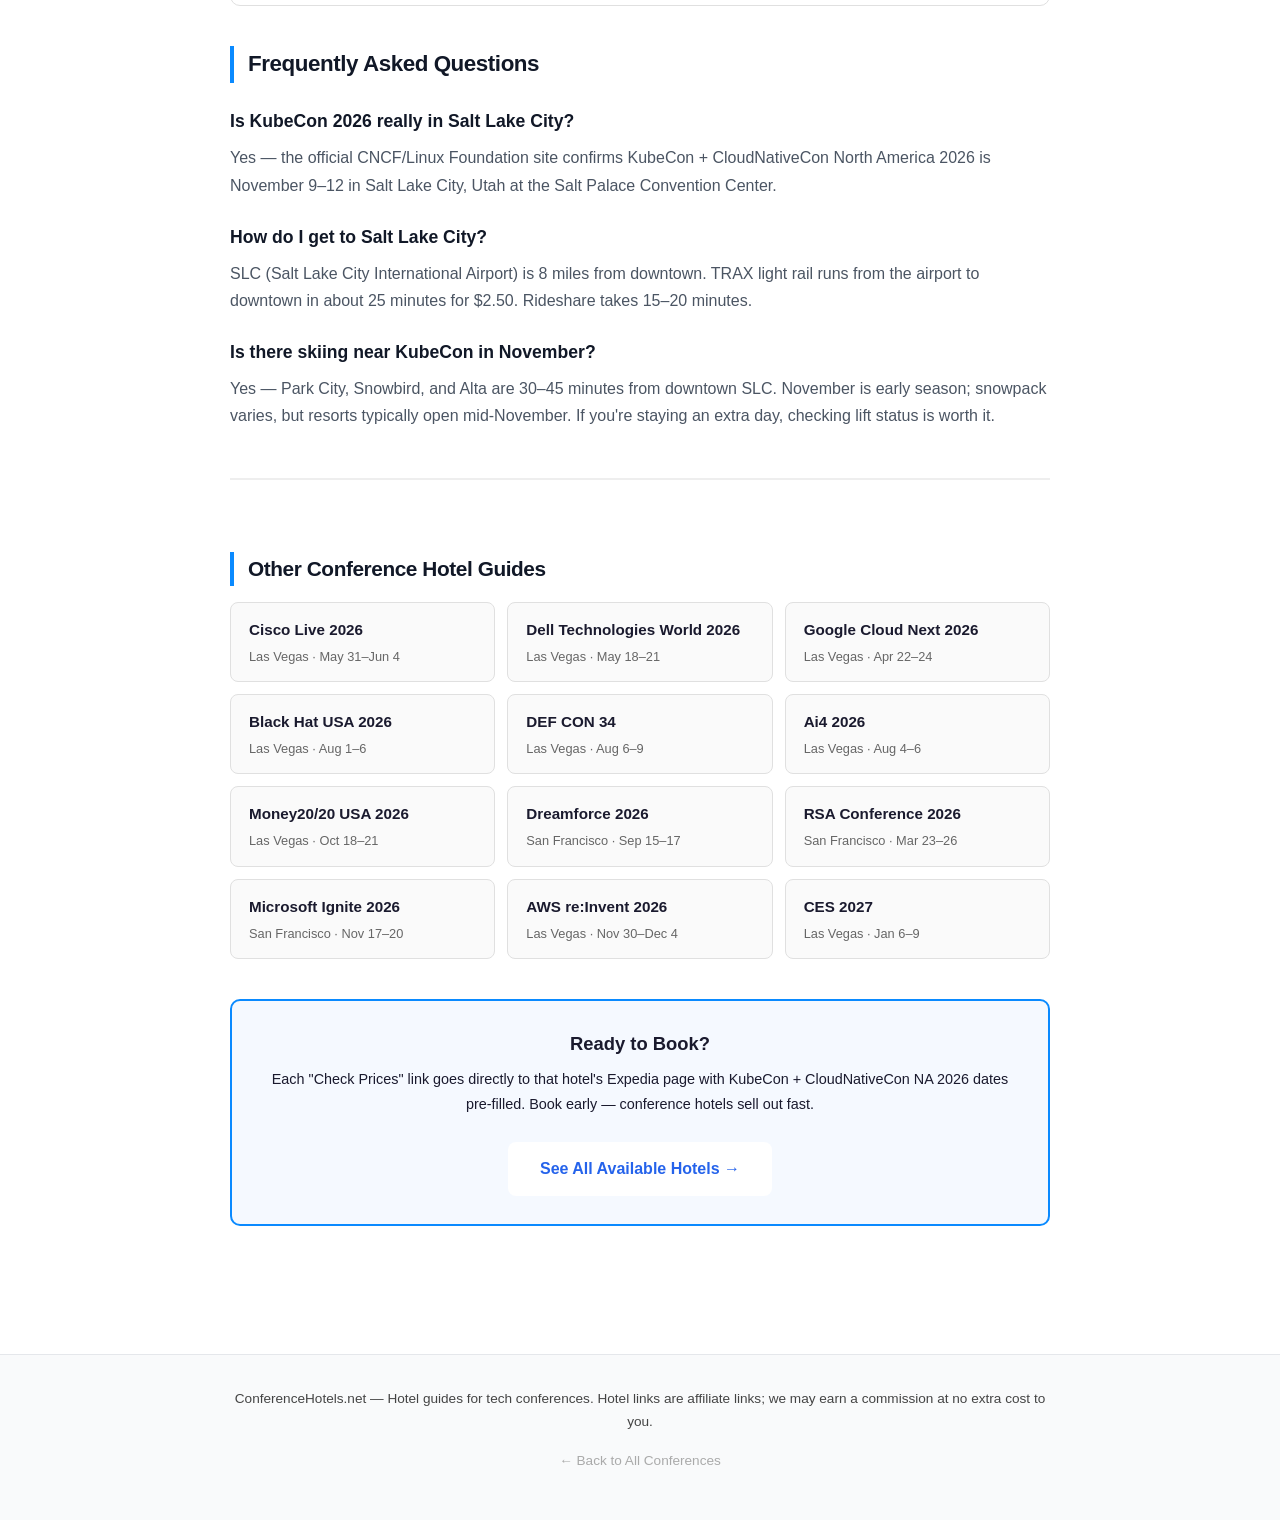
<file: conferences/kubecon-2026.html>
<!DOCTYPE html>
<html lang="en">
<head>
    <meta charset="UTF-8">
    <meta name="viewport" content="width=device-width, initial-scale=1.0">
    <title>KubeCon 2026 Hotels — Best Places to Stay Near Salt Palace Convention Center Salt Lake City</title>
    <meta name="description" content="Hotel guide for KubeCon + CloudNativeCon North America 2026 in Salt Lake City, November 9–12. Direct Expedia booking links.">
    <link rel="canonical" href="https://conferencehotels.net/conferences/kubecon-2026">
    <meta name="google-site-verification" content="J3U2SEmcypv307ivO7h_2_zQb-S7PcGPleN_Dxt6Fdo" />
    <meta property="og:title" content="KubeCon 2026 Hotels — Where to Stay in Salt Lake City">
    <meta property="og:description" content="Hotel walkability guide for KubeCon + CloudNativeCon NA 2026 at Salt Palace Convention Center. Direct Expedia booking links.">
    <meta property="og:url" content="https://conferencehotels.net/conferences/kubecon-2026">
    <meta property="og:type" content="article">
    <meta property="og:image" content="https://conferencehotels.net/images/kubecon-2026.png">
    <meta name="twitter:card" content="summary_large_image">
    <meta name="twitter:image" content="https://conferencehotels.net/images/kubecon-2026.png">
    <link rel="stylesheet" href="/styles.css">
    <style>
        .conf-hero{background:linear-gradient(135deg,#0d2137 0%,#0a3d62 50%,#1565a0 100%)}
        .conf-hero p{color:#c8e4ff}
        h2{color:#1a1a2e;border-left:4px solid #0a8aff}
        .cta-block{background:#f5f9ff;border:2px solid #0a8aff}
        .cta-block h3{color:#1a1a2e}
        .cta{background:#0a8aff}
        .cta:hover{opacity:0.9}
        .check-prices:hover{opacity:0.9}
        .hotel-card:hover{border-color:#0a8aff;box-shadow:0 2px 12px rgba(0,0,0,0.08)}
        .related-section h2{border-left:4px solid #0a8aff}
        header{background:}
        footer{background:;color:#aaa}
        .logo span{color:#0a8aff}

        .conf-hero{padding:60px 0 50px;color:white}
        .conf-hero h1{font-size:2.2rem;margin-bottom:16px}
        .conf-hero p{font-size:1.1rem;max-width:680px;margin-bottom:24px}
        .conf-meta{display:flex;gap:20px;flex-wrap:wrap;font-size:0.95rem}
        .conf-meta span{background:rgba(255,255,255,0.12);padding:6px 14px;border-radius:20px}
        .content{padding:48px 0}
        .container{max-width:860px;margin:0 auto;padding:0 20px}
        h2{font-size:1.6rem;margin:40px 0 16px;padding-left:14px}
        h3{font-size:1.2rem;margin:28px 0 10px;color:#1a1a2e}
        p{line-height:1.7;color:#444;margin-bottom:16px}
        .cta-block{border-radius:10px;padding:28px 32px;margin:32px 0}
        .cta-block h3{margin-top:0}
        .cta-block p{color:#1a1a2e!important}
        .cta{display:inline-block;color:white;padding:14px 28px;border-radius:8px;text-decoration:none;font-weight:600;font-size:1rem;margin-top:10px}
        .tier-label{display:inline-block;font-size:0.75rem;font-weight:700;letter-spacing:0.08em;text-transform:uppercase;padding:4px 12px;border-radius:4px;margin-bottom:14px}
        .tier-label.green{background:#d4edda;color:#155724}
        .tier-label.yellow{background:#fff3cd;color:#856404}
        .tier-label.orange{background:#ffe8cc;color:#7c4700}
        .hotel-card{border:1px solid #e0e0e0;border-radius:10px;padding:22px 24px;margin:16px 0;display:flex;justify-content:space-between;align-items:flex-start;gap:20px;background:white}
        .hotel-info h4{margin:0 0 6px;font-size:1.1rem;color:#1a1a2e}
        .hotel-info p{margin:0 0 6px;font-size:0.9rem;color:#666;line-height:1.5}
        .hotel-tag{font-size:0.75rem;font-weight:600}
        .check-prices{display:inline-block;color:white;padding:10px 20px;border-radius:7px;text-decoration:none;font-weight:600;font-size:0.9rem;white-space:nowrap;flex-shrink:0;align-self:center}
        .quick-facts{background:#f8f9fa;border-radius:10px;padding:24px 28px;margin:28px 0}
        .quick-facts h3{margin-top:0}
        .fact-grid{display:grid;grid-template-columns:1fr 1fr;gap:10px 24px}
        .fact{font-size:0.95rem;color:#444;padding:4px 0;border-bottom:1px solid #e8e8e8}
        .fact strong{color:#1a1a2e}
        .info-box{padding:16px 20px;border-radius:0 8px 8px 0;margin:28px 0}
        .breadcrumb{background:#f0f4f8;padding:10px 0;font-size:0.85rem}
        .breadcrumb a{color:#0057b8;text-decoration:none}
        .breadcrumb span{color:#888;margin:0 6px}
        .related-section{margin:48px 0 0;border-top:2px solid #eee;padding-top:32px}
        .related-section h2{font-size:1.3rem!important;margin-bottom:16px!important;padding-left:14px!important}
        .related-grid{display:grid;grid-template-columns:repeat(auto-fill,minmax(240px,1fr));gap:12px}
        .related-link{display:flex;flex-direction:column;padding:14px 18px;border:1px solid #e0e0e0;border-radius:8px;text-decoration:none;color:inherit;background:#fafafa}
        .related-link:hover{background:#f0f7ff;border-color:#0057b8}
        .related-link strong{font-size:0.95rem;color:#1a1a2e;margin-bottom:4px}
        .related-link span{font-size:0.8rem;color:#666}
        footer{text-align:center;padding:32px 20px;font-size:0.85rem}
        footer a{color:#aaa}
        header{padding:16px 0}
        .logo{color:white;text-decoration:none;font-size:1.2rem;font-weight:700}
        nav{display:flex;gap:20px;margin-top:10px}
        nav a{color:#aaa;text-decoration:none;font-size:0.9rem}
        nav a:hover{color:white}
        header .container{display:flex;flex-direction:column}
        @media(max-width:600px){.conf-hero h1{font-size:1.6rem}.hotel-card{flex-direction:column}.fact-grid{grid-template-columns:1fr}}

    </style>
    <script type="application/ld+json">
    {"@context":"https://schema.org","@type":"FAQPage","mainEntity":[
        {"@type":"Question","name":"Where is KubeCon 2026?","acceptedAnswer":{"@type":"Answer","text":"Salt Palace Convention Center, 100 SW Temple, Salt Lake City, UT 84101. November 9–12, 2026."}},
        {"@type":"Question","name":"What is the closest hotel to KubeCon 2026?","acceptedAnswer":{"@type":"Answer","text":"The Hyatt Regency Salt Lake City is directly connected to the Salt Palace Convention Center via an indoor walkway."}},
        {"@type":"Question","name":"How do I get to Salt Lake City for KubeCon?","acceptedAnswer":{"@type":"Answer","text":"SLC airport is 8 miles from downtown. TRAX light rail runs from the airport to downtown in ~25 minutes for $2.50."}}
    ]}
    </script>
</head>
<body>
    <header>
        <div class="container">
            <a href="/" class="logo">Conference<span>Hotels</span>.net</a>
            <nav><a href="/">Home</a><a href="/conferences">All Conferences</a></nav>
        </div>
    </header>
    <nav class="breadcrumb" aria-label="breadcrumb">
        <div class="container">
            <a href="/">Home</a> <span>›</span> <a href="/conferences">Conferences</a> <span>›</span> <span>KubeCon + CloudNativeCon NA 2026</span>
        </div>
    </nav>

    <section class="conf-hero">
        <div class="container">
            <h1>KubeCon + CloudNativeCon NA 2026 — Where to stay for the CNCF flagship conference in Salt Lake City</h1>
            <p>Where to stay for the CNCF flagship conference in Salt Lake City. The Salt Palace Convention Center is downtown — several hotels connect or are steps away.</p>
            <div class="conf-meta"><span>📅 November 9–12, 2026</span><span>📍 Salt Palace Convention Center, Salt Lake City</span><span>👥 12,000+ attendees</span></div>
        </div>
    </section>

    <div style="max-width:860px;margin:0 auto;padding:0 20px;">
        <img src="/images/kubecon-2026.png"
             alt="KubeCon + CloudNativeCon 2026 — November 9–12, Salt Lake City"
             style="width:100%;border-radius:10px;margin:28px 0 0;display:block;"
             loading="eager">
    </div>
    <div class="content">
        <div class="container">
            <div class="cta-block">
                <h3>Search All Hotels for KubeCon + CloudNativeCon NA 2026</h3>
                <p>Dates pre-filled. Click through to Expedia with the right check-in and check-out already set.</p>
                <a href="https://www.expedia.com/Hotel-Search?destination=Salt+Palace+Convention+Center+Salt+Lake+City&startDate=2026-11-08&endDate=2026-11-13&adults=1&clickref=1110l36Chm4K&affcid=US.DIRECT.PHG.1011l415534.1100l68075&ref_id=1110l36Chm4K&my_ad=AFF.US.DIRECT.PHG.1011l415534.1100l68075&afflid=1110l36Chm4K&affdtl=PHG.1110l36Chm4K.PZiam2YfQK" class="cta" target="_blank" rel="nofollow noopener">Search All Hotels on Expedia →</a>
            </div>

            <div class="quick-facts">
                <h3>Quick Facts</h3>
                <div class="fact-grid">
                    <div class="fact"><strong>Venue:</strong> Salt Palace Convention Center</div>
                    <div class="fact"><strong>Address:</strong> 100 SW Temple, Salt Lake City UT 84101</div>
                    <div class="fact"><strong>Conference Dates:</strong> November 9–12, 2026</div>
                    <div class="fact"><strong>Recommended Stay:</strong> Nov 8–13</div>
                    <div class="fact"><strong>Airport:</strong> Salt Lake City Intl (SLC) — 8 miles west</div>
                    <div class="fact"><strong>Avg November High:</strong> ~47°F (8°C)</div>
                    <div class="fact"><strong>Attendees:</strong> 12,000+</div>
                    <div class="fact"><strong>Transit:</strong> TRAX light rail to Convention Center station</div>
                </div>
            </div>

            <div class="info-box" style="background:#e3f2fd;border-left:4px solid #0a8aff"><p style="margin:0;color:#333"><strong>🏔️ November SLC weather:</strong> Cold — average highs around 47°F (8°C), with freezing nights. Pack a proper coat. The mountains are stunning in November and skiing at nearby resorts (Park City, Snowbird) starts around now.</p></div>
            <div class="info-box" style="background:#e8f5e9;border-left:4px solid #28a745"><p style="margin:0;color:#333"><strong>🚊 TRAX light rail:</strong> Salt Lake City has a good light rail system (TRAX) that runs downtown and to the airport. The Convention Center TRAX station is steps from the Salt Palace. A day pass is $5.50 — useful for getting around without a car.</p></div>

            <h2>Hotels by Walkability Tier</h2>
            <div style="margin:24px 0;">
                <span class="tier-label green">✅ Tier 1 — Connected / Adjacent</span>
                <div class="hotel-card">
                    <div class="hotel-info">
                        <h4>Hyatt Regency Salt Lake City</h4>
                        <p>Directly connected to the Salt Palace Convention Center. Walk to keynotes through an indoor connection — the best hotel for KubeCon.</p>
                        <span class="hotel-tag" style="color:#0a8aff">⭐ Best for: zero commute, direct Salt Palace access</span>
                    </div>
                    <a href="https://www.expedia.com/Salt-Lake-City-Hotels-Hyatt-Regency-Salt-Lake-City.h76334084.Hotel-Information?chkin=2026-11-08&chkout=2026-11-13&adults=1&clickref=1110l36Chm4K&affcid=US.DIRECT.PHG.1011l415534.1100l68075&ref_id=1110l36Chm4K&my_ad=AFF.US.DIRECT.PHG.1011l415534.1100l68075&afflid=1110l36Chm4K&affdtl=PHG.1110l36Chm4K.PZiam2YfQK" class="check-prices" style="background:#0a8aff" target="_blank" rel="nofollow noopener">Check Prices →</a>
                </div>
            </div>
            <div style="margin:24px 0;">
                <span class="tier-label yellow">🚶 Tier 2 — Short Walk (5–10 min)</span>
                <div class="hotel-card">
                    <div class="hotel-info">
                        <h4>Hyatt House Salt Lake City Downtown</h4>
                        <p>0.33 miles from Salt Palace. Free breakfast included, extended-stay suites, outdoor pool.</p>
                        <span class="hotel-tag" style="color:#0a8aff">💰 Best for: free breakfast, extended stay, value</span>
                    </div>
                    <a href="https://www.expedia.com/Salt-Lake-City-Hotels-Hyatt-House-Salt-Lake-City-Downtown.h8822399.Hotel-Information?chkin=2026-11-08&chkout=2026-11-13&adults=1&clickref=1110l36Chm4K&affcid=US.DIRECT.PHG.1011l415534.1100l68075&ref_id=1110l36Chm4K&my_ad=AFF.US.DIRECT.PHG.1011l415534.1100l68075&afflid=1110l36Chm4K&affdtl=PHG.1110l36Chm4K.PZiam2YfQK" class="check-prices" style="background:#0a8aff" target="_blank" rel="nofollow noopener">Check Prices →</a>
                </div>
                <div class="hotel-card">
                    <div class="hotel-info">
                        <h4>Salt Lake City Marriott City Center</h4>
                        <p>Close to the convention center and Temple Square. Clean, business-focused, reliable Marriott quality.</p>
                        <span class="hotel-tag" style="color:#0a8aff">💼 Best for: Marriott loyalists, central location</span>
                    </div>
                    <a href="https://www.expedia.com/Salt-Lake-City-Hotels-Marriott-City-Center.h564459.Hotel-Information?chkin=2026-11-08&chkout=2026-11-13&adults=1&clickref=1110l36Chm4K&affcid=US.DIRECT.PHG.1011l415534.1100l68075&ref_id=1110l36Chm4K&my_ad=AFF.US.DIRECT.PHG.1011l415534.1100l68075&afflid=1110l36Chm4K&affdtl=PHG.1110l36Chm4K.PZiam2YfQK" class="check-prices" style="background:#0a8aff" target="_blank" rel="nofollow noopener">Check Prices →</a>
                </div>
            </div>

            <h2>Frequently Asked Questions</h2>
            <h3>Is KubeCon 2026 really in Salt Lake City?</h3>
            <p>Yes — the official CNCF/Linux Foundation site confirms KubeCon + CloudNativeCon North America 2026 is November 9–12 in Salt Lake City, Utah at the Salt Palace Convention Center.</p>
            <h3>How do I get to Salt Lake City?</h3>
            <p>SLC (Salt Lake City International Airport) is 8 miles from downtown. TRAX light rail runs from the airport to downtown in about 25 minutes for $2.50. Rideshare takes 15–20 minutes.</p>
            <h3>Is there skiing near KubeCon in November?</h3>
            <p>Yes — Park City, Snowbird, and Alta are 30–45 minutes from downtown SLC. November is early season; snowpack varies, but resorts typically open mid-November. If you're staying an extra day, checking lift status is worth it.</p>

            <div class="related-section">
                <h2>Other Conference Hotel Guides</h2>
                <div class="related-grid">
                    <a href="/conferences/cisco-live-2026" class="related-link"><strong>Cisco Live 2026</strong><span>Las Vegas · May 31–Jun 4</span></a>
                    <a href="/conferences/dell-technologies-world-2026" class="related-link"><strong>Dell Technologies World 2026</strong><span>Las Vegas · May 18–21</span></a>
                    <a href="/conferences/google-cloud-next-2026" class="related-link"><strong>Google Cloud Next 2026</strong><span>Las Vegas · Apr 22–24</span></a>
                    <a href="/conferences/black-hat-2026" class="related-link"><strong>Black Hat USA 2026</strong><span>Las Vegas · Aug 1–6</span></a>
                    <a href="/conferences/defcon-2026" class="related-link"><strong>DEF CON 34</strong><span>Las Vegas · Aug 6–9</span></a>
                    <a href="/conferences/ai4-2026" class="related-link"><strong>Ai4 2026</strong><span>Las Vegas · Aug 4–6</span></a>
                    <a href="/conferences/money20-20-2026" class="related-link"><strong>Money20/20 USA 2026</strong><span>Las Vegas · Oct 18–21</span></a>
                    <a href="/conferences/dreamforce-2026" class="related-link"><strong>Dreamforce 2026</strong><span>San Francisco · Sep 15–17</span></a>
                    <a href="/conferences/rsa-conference-2026" class="related-link"><strong>RSA Conference 2026</strong><span>San Francisco · Mar 23–26</span></a>
                    <a href="/conferences/microsoft-ignite-2026" class="related-link"><strong>Microsoft Ignite 2026</strong><span>San Francisco · Nov 17–20</span></a>
                    <a href="/conferences/aws-reinvent-2026" class="related-link"><strong>AWS re:Invent 2026</strong><span>Las Vegas · Nov 30–Dec 4</span></a>
                    <a href="/conferences/ces-2027" class="related-link"><strong>CES 2027</strong><span>Las Vegas · Jan 6–9</span></a>
                </div>
            </div>

            <div class="cta-block" style="margin-top:40px;">
                <h3>Ready to Book?</h3>
                <p>Each "Check Prices" link goes directly to that hotel's Expedia page with KubeCon + CloudNativeCon NA 2026 dates pre-filled. Book early — conference hotels sell out fast.</p>
                <a href="https://www.expedia.com/Hotel-Search?destination=Salt+Palace+Convention+Center+Salt+Lake+City&startDate=2026-11-08&endDate=2026-11-13&adults=1&clickref=1110l36Chm4K&affcid=US.DIRECT.PHG.1011l415534.1100l68075&ref_id=1110l36Chm4K&my_ad=AFF.US.DIRECT.PHG.1011l415534.1100l68075&afflid=1110l36Chm4K&affdtl=PHG.1110l36Chm4K.PZiam2YfQK" class="cta" target="_blank" rel="nofollow noopener">See All Available Hotels →</a>
            </div>
        </div>
    </div>

    <footer>
        <div class="container">
            <p>ConferenceHotels.net — Hotel guides for tech conferences. Hotel links are affiliate links; we may earn a commission at no extra cost to you.</p>
            <p><a href="/conferences">← Back to All Conferences</a></p>
        </div>
    </footer>
</body>
</html>
</file>
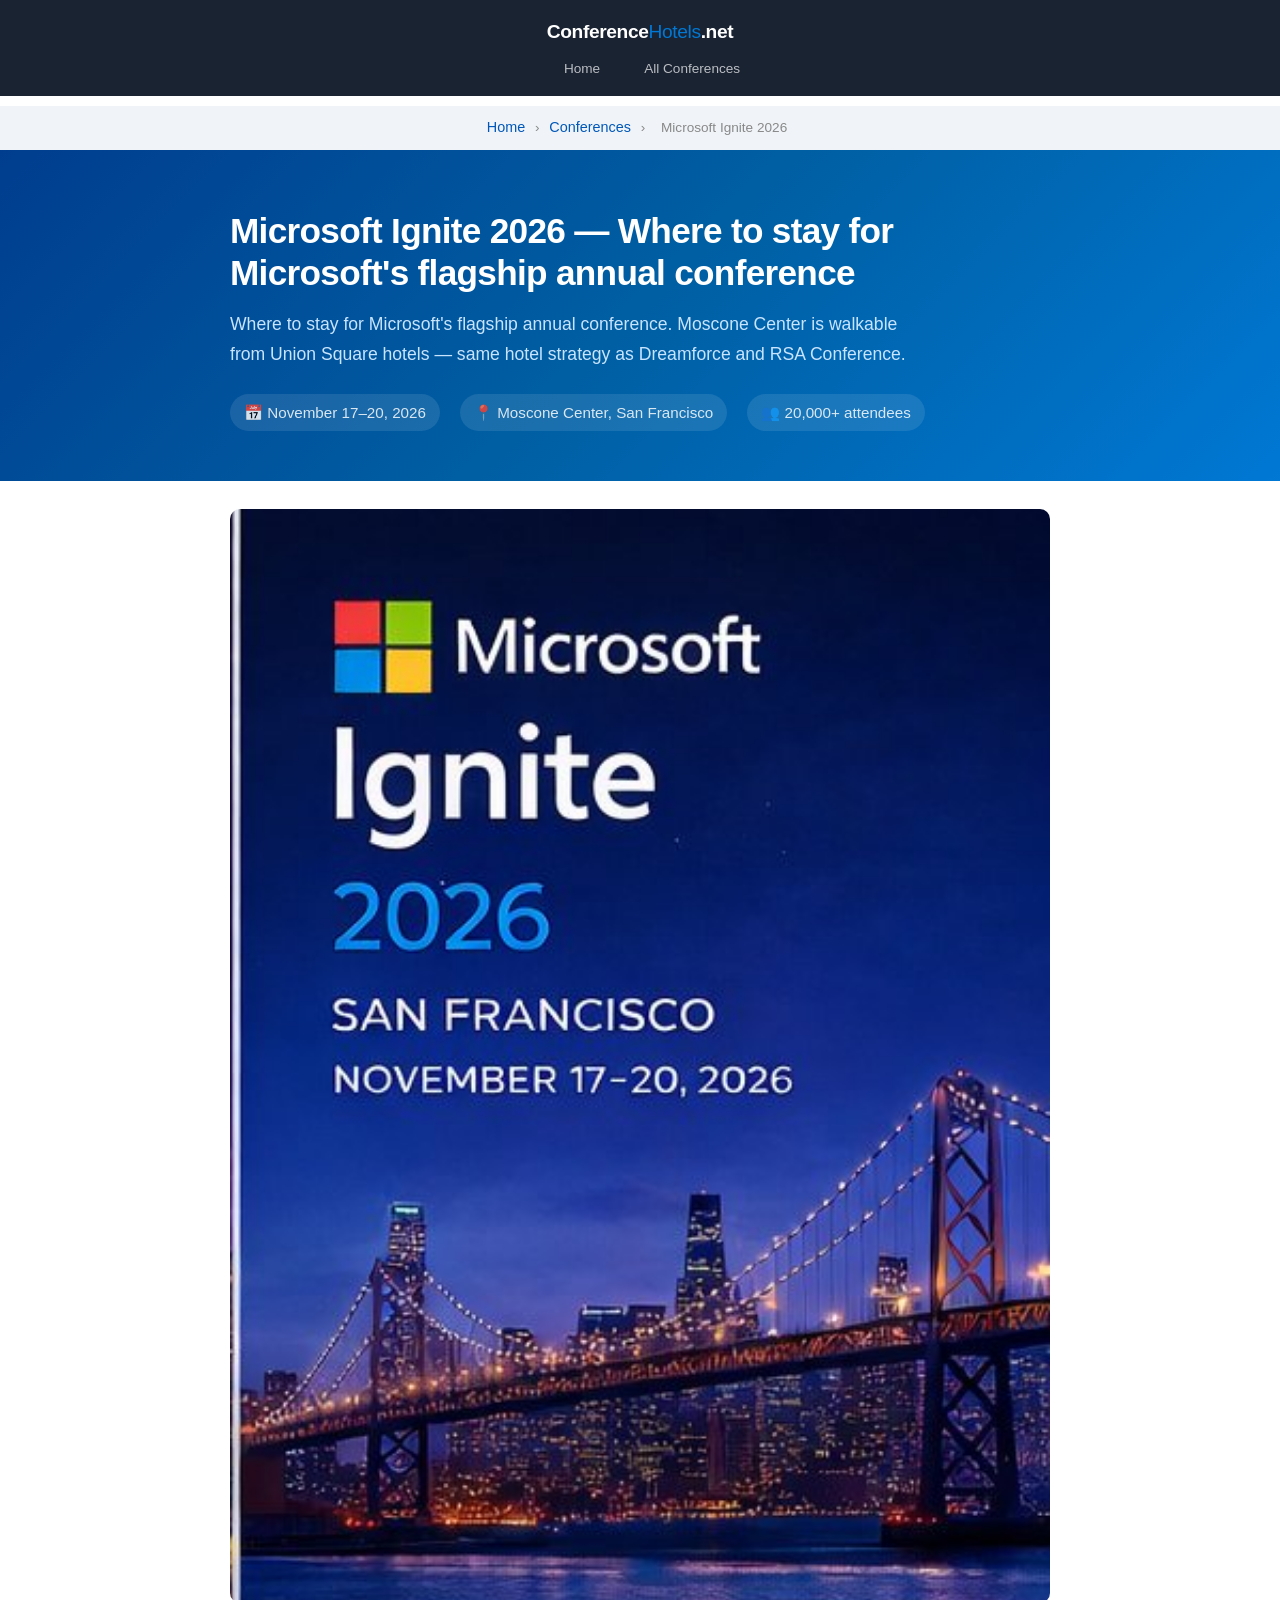
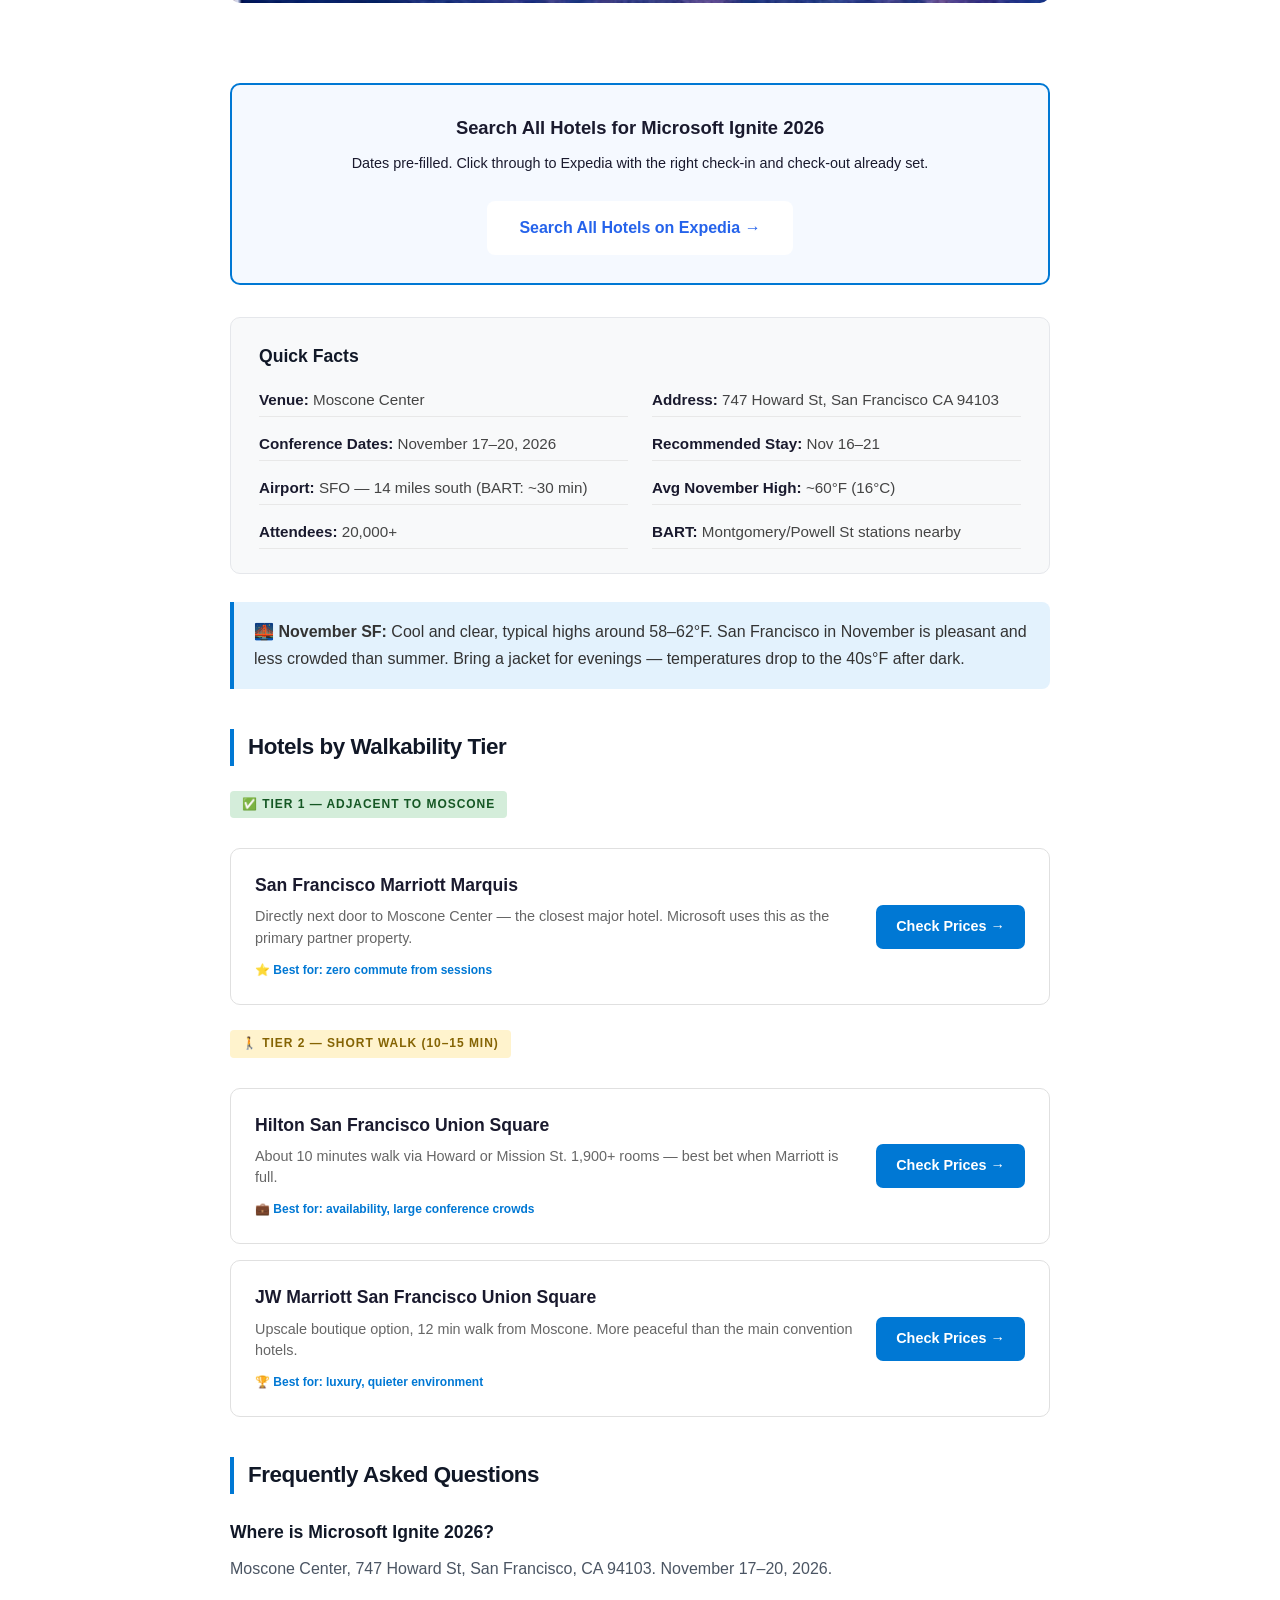
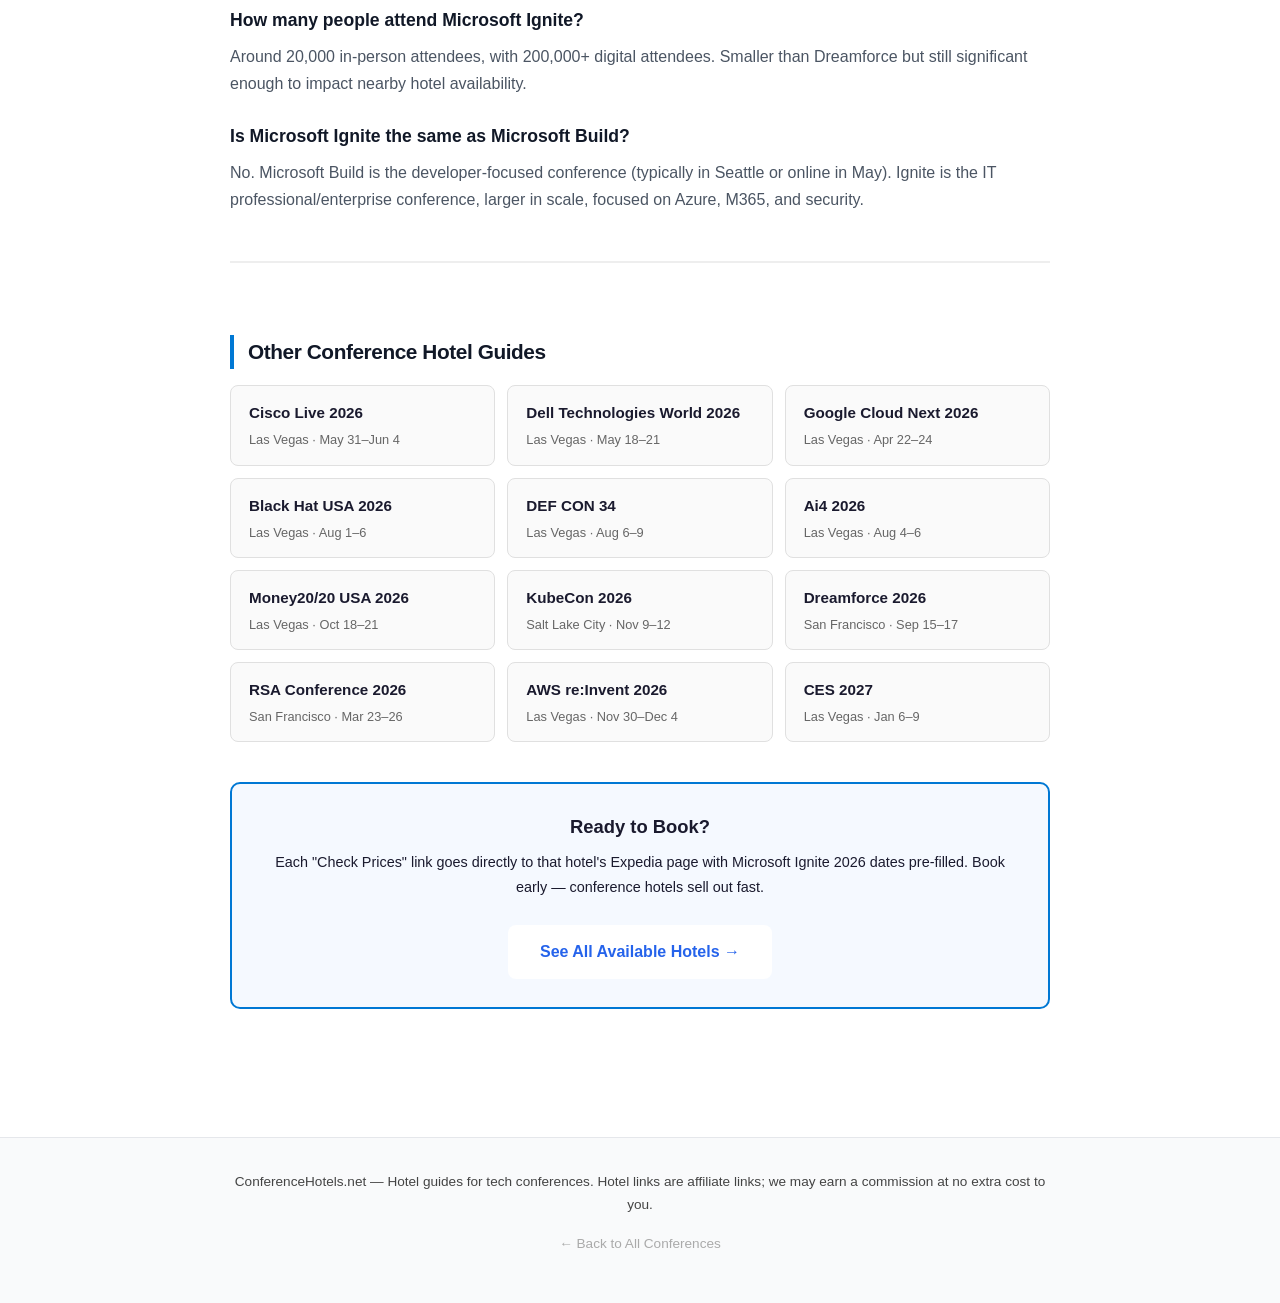
<file: conferences/microsoft-ignite-2026.html>
<!DOCTYPE html>
<html lang="en">
<head>
    <meta charset="UTF-8">
    <meta name="viewport" content="width=device-width, initial-scale=1.0">
    <title>Microsoft Ignite 2026 Hotels — Best Places to Stay Near Moscone Center San Francisco</title>
    <meta name="description" content="Hotel guide for Microsoft Ignite 2026 at Moscone Center, San Francisco, November 17–20. Walkability tiers and direct booking links.">
    <link rel="canonical" href="https://conferencehotels.net/conferences/microsoft-ignite-2026">
    <meta name="google-site-verification" content="J3U2SEmcypv307ivO7h_2_zQb-S7PcGPleN_Dxt6Fdo" />
    <meta property="og:title" content="Microsoft Ignite 2026 Hotels — Where to Stay in San Francisco">
    <meta property="og:description" content="Hotel walkability guide for Microsoft Ignite 2026 at Moscone Center SF. Direct Expedia booking links with November dates pre-filled.">
    <meta property="og:url" content="https://conferencehotels.net/conferences/microsoft-ignite-2026">
    <meta property="og:type" content="article">
    <meta property="og:image" content="https://conferencehotels.net/images/microsoft-ignite-2026.png">
    <meta name="twitter:card" content="summary_large_image">
    <meta name="twitter:image" content="https://conferencehotels.net/images/microsoft-ignite-2026.png">
    <link rel="stylesheet" href="/styles.css">
    <style>
        .conf-hero{background:linear-gradient(135deg,#003d8f 0%,#005fa3 50%,#0078d4 100%)}
        .conf-hero p{color:#c8e4ff}
        h2{color:#1a1a2e;border-left:4px solid #0078d4}
        .cta-block{background:#f5f9ff;border:2px solid #0078d4}
        .cta-block h3{color:#1a1a2e}
        .cta{background:#0078d4}
        .cta:hover{opacity:0.9}
        .check-prices:hover{opacity:0.9}
        .hotel-card:hover{border-color:#0078d4;box-shadow:0 2px 12px rgba(0,0,0,0.08)}
        .related-section h2{border-left:4px solid #0078d4}
        header{background:}
        footer{background:;color:#aaa}
        .logo span{color:#0078d4}

        .conf-hero{padding:60px 0 50px;color:white}
        .conf-hero h1{font-size:2.2rem;margin-bottom:16px}
        .conf-hero p{font-size:1.1rem;max-width:680px;margin-bottom:24px}
        .conf-meta{display:flex;gap:20px;flex-wrap:wrap;font-size:0.95rem}
        .conf-meta span{background:rgba(255,255,255,0.12);padding:6px 14px;border-radius:20px}
        .content{padding:48px 0}
        .container{max-width:860px;margin:0 auto;padding:0 20px}
        h2{font-size:1.6rem;margin:40px 0 16px;padding-left:14px}
        h3{font-size:1.2rem;margin:28px 0 10px;color:#1a1a2e}
        p{line-height:1.7;color:#444;margin-bottom:16px}
        .cta-block{border-radius:10px;padding:28px 32px;margin:32px 0}
        .cta-block h3{margin-top:0}
        .cta-block p{color:#1a1a2e!important}
        .cta{display:inline-block;color:white;padding:14px 28px;border-radius:8px;text-decoration:none;font-weight:600;font-size:1rem;margin-top:10px}
        .tier-label{display:inline-block;font-size:0.75rem;font-weight:700;letter-spacing:0.08em;text-transform:uppercase;padding:4px 12px;border-radius:4px;margin-bottom:14px}
        .tier-label.green{background:#d4edda;color:#155724}
        .tier-label.yellow{background:#fff3cd;color:#856404}
        .tier-label.orange{background:#ffe8cc;color:#7c4700}
        .hotel-card{border:1px solid #e0e0e0;border-radius:10px;padding:22px 24px;margin:16px 0;display:flex;justify-content:space-between;align-items:flex-start;gap:20px;background:white}
        .hotel-info h4{margin:0 0 6px;font-size:1.1rem;color:#1a1a2e}
        .hotel-info p{margin:0 0 6px;font-size:0.9rem;color:#666;line-height:1.5}
        .hotel-tag{font-size:0.75rem;font-weight:600}
        .check-prices{display:inline-block;color:white;padding:10px 20px;border-radius:7px;text-decoration:none;font-weight:600;font-size:0.9rem;white-space:nowrap;flex-shrink:0;align-self:center}
        .quick-facts{background:#f8f9fa;border-radius:10px;padding:24px 28px;margin:28px 0}
        .quick-facts h3{margin-top:0}
        .fact-grid{display:grid;grid-template-columns:1fr 1fr;gap:10px 24px}
        .fact{font-size:0.95rem;color:#444;padding:4px 0;border-bottom:1px solid #e8e8e8}
        .fact strong{color:#1a1a2e}
        .info-box{padding:16px 20px;border-radius:0 8px 8px 0;margin:28px 0}
        .breadcrumb{background:#f0f4f8;padding:10px 0;font-size:0.85rem}
        .breadcrumb a{color:#0057b8;text-decoration:none}
        .breadcrumb span{color:#888;margin:0 6px}
        .related-section{margin:48px 0 0;border-top:2px solid #eee;padding-top:32px}
        .related-section h2{font-size:1.3rem!important;margin-bottom:16px!important;padding-left:14px!important}
        .related-grid{display:grid;grid-template-columns:repeat(auto-fill,minmax(240px,1fr));gap:12px}
        .related-link{display:flex;flex-direction:column;padding:14px 18px;border:1px solid #e0e0e0;border-radius:8px;text-decoration:none;color:inherit;background:#fafafa}
        .related-link:hover{background:#f0f7ff;border-color:#0057b8}
        .related-link strong{font-size:0.95rem;color:#1a1a2e;margin-bottom:4px}
        .related-link span{font-size:0.8rem;color:#666}
        footer{text-align:center;padding:32px 20px;font-size:0.85rem}
        footer a{color:#aaa}
        header{padding:16px 0}
        .logo{color:white;text-decoration:none;font-size:1.2rem;font-weight:700}
        nav{display:flex;gap:20px;margin-top:10px}
        nav a{color:#aaa;text-decoration:none;font-size:0.9rem}
        nav a:hover{color:white}
        header .container{display:flex;flex-direction:column}
        @media(max-width:600px){.conf-hero h1{font-size:1.6rem}.hotel-card{flex-direction:column}.fact-grid{grid-template-columns:1fr}}

    </style>
    <script type="application/ld+json">
    {"@context":"https://schema.org","@type":"FAQPage","mainEntity":[
        {"@type":"Question","name":"Where is Microsoft Ignite 2026?","acceptedAnswer":{"@type":"Answer","text":"Moscone Center, 747 Howard St, San Francisco, CA 94103. November 17–20, 2026."}},
        {"@type":"Question","name":"What is the closest hotel to Microsoft Ignite?","acceptedAnswer":{"@type":"Answer","text":"San Francisco Marriott Marquis is directly adjacent to Moscone Center — the primary Microsoft partner hotel."}},
        {"@type":"Question","name":"Is Microsoft Ignite the same as Microsoft Build?","acceptedAnswer":{"@type":"Answer","text":"No. Build is the developer-focused conference in May. Ignite is the IT pro/enterprise conference focused on Azure, M365, and security."}}
    ]}
    </script>
</head>
<body>
    <header>
        <div class="container">
            <a href="/" class="logo">Conference<span>Hotels</span>.net</a>
            <nav><a href="/">Home</a><a href="/conferences">All Conferences</a></nav>
        </div>
    </header>
    <nav class="breadcrumb" aria-label="breadcrumb">
        <div class="container">
            <a href="/">Home</a> <span>›</span> <a href="/conferences">Conferences</a> <span>›</span> <span>Microsoft Ignite 2026</span>
        </div>
    </nav>

    <section class="conf-hero">
        <div class="container">
            <h1>Microsoft Ignite 2026 — Where to stay for Microsoft's flagship annual conference</h1>
            <p>Where to stay for Microsoft's flagship annual conference. Moscone Center is walkable from Union Square hotels — same hotel strategy as Dreamforce and RSA Conference.</p>
            <div class="conf-meta"><span>📅 November 17–20, 2026</span><span>📍 Moscone Center, San Francisco</span><span>👥 20,000+ attendees</span></div>
        </div>
    </section>

    <div style="max-width:860px;margin:0 auto;padding:0 20px;">
        <img src="/images/microsoft-ignite-2026.png"
             alt="Microsoft Ignite 2026 — November 17–20, San Francisco"
             style="width:100%;border-radius:10px;margin:28px 0 0;display:block;"
             loading="eager">
    </div>
    <div class="content">
        <div class="container">
            <div class="cta-block">
                <h3>Search All Hotels for Microsoft Ignite 2026</h3>
                <p>Dates pre-filled. Click through to Expedia with the right check-in and check-out already set.</p>
                <a href="https://www.expedia.com/Hotel-Search?destination=Moscone+Center+San+Francisco&startDate=2026-11-16&endDate=2026-11-21&adults=1&clickref=1110l36Chm4K&affcid=US.DIRECT.PHG.1011l415534.1100l68075&ref_id=1110l36Chm4K&my_ad=AFF.US.DIRECT.PHG.1011l415534.1100l68075&afflid=1110l36Chm4K&affdtl=PHG.1110l36Chm4K.PZiam2YfQK" class="cta" target="_blank" rel="nofollow noopener">Search All Hotels on Expedia →</a>
            </div>

            <div class="quick-facts">
                <h3>Quick Facts</h3>
                <div class="fact-grid">
                    <div class="fact"><strong>Venue:</strong> Moscone Center</div>
                    <div class="fact"><strong>Address:</strong> 747 Howard St, San Francisco CA 94103</div>
                    <div class="fact"><strong>Conference Dates:</strong> November 17–20, 2026</div>
                    <div class="fact"><strong>Recommended Stay:</strong> Nov 16–21</div>
                    <div class="fact"><strong>Airport:</strong> SFO — 14 miles south (BART: ~30 min)</div>
                    <div class="fact"><strong>Avg November High:</strong> ~60°F (16°C)</div>
                    <div class="fact"><strong>Attendees:</strong> 20,000+</div>
                    <div class="fact"><strong>BART:</strong> Montgomery/Powell St stations nearby</div>
                </div>
            </div>

            <div class="info-box" style="background:#e3f2fd;border-left:4px solid #0078d4"><p style="margin:0;color:#333"><strong>🌉 November SF:</strong> Cool and clear, typical highs around 58–62°F. San Francisco in November is pleasant and less crowded than summer. Bring a jacket for evenings — temperatures drop to the 40s°F after dark.</p></div>

            <h2>Hotels by Walkability Tier</h2>
            <div style="margin:24px 0;">
                <span class="tier-label green">✅ Tier 1 — Adjacent to Moscone</span>
                <div class="hotel-card">
                    <div class="hotel-info">
                        <h4>San Francisco Marriott Marquis</h4>
                        <p>Directly next door to Moscone Center — the closest major hotel. Microsoft uses this as the primary partner property.</p>
                        <span class="hotel-tag" style="color:#0078d4">⭐ Best for: zero commute from sessions</span>
                    </div>
                    <a href="https://www.expedia.com/San-Francisco-Hotels-San-Francisco-Marriott-Marquis.h8737.Hotel-Information?chkin=2026-11-16&chkout=2026-11-21&adults=1&clickref=1110l36Chm4K&affcid=US.DIRECT.PHG.1011l415534.1100l68075&ref_id=1110l36Chm4K&my_ad=AFF.US.DIRECT.PHG.1011l415534.1100l68075&afflid=1110l36Chm4K&affdtl=PHG.1110l36Chm4K.PZiam2YfQK" class="check-prices" style="background:#0078d4" target="_blank" rel="nofollow noopener">Check Prices →</a>
                </div>
            </div>
            <div style="margin:24px 0;">
                <span class="tier-label yellow">🚶 Tier 2 — Short Walk (10–15 min)</span>
                <div class="hotel-card">
                    <div class="hotel-info">
                        <h4>Hilton San Francisco Union Square</h4>
                        <p>About 10 minutes walk via Howard or Mission St. 1,900+ rooms — best bet when Marriott is full.</p>
                        <span class="hotel-tag" style="color:#0078d4">💼 Best for: availability, large conference crowds</span>
                    </div>
                    <a href="https://www.expedia.com/San-Francisco-Hotels-Hilton-San-Francisco-Union-Square.h25622.Hotel-Information?chkin=2026-11-16&chkout=2026-11-21&adults=1&clickref=1110l36Chm4K&affcid=US.DIRECT.PHG.1011l415534.1100l68075&ref_id=1110l36Chm4K&my_ad=AFF.US.DIRECT.PHG.1011l415534.1100l68075&afflid=1110l36Chm4K&affdtl=PHG.1110l36Chm4K.PZiam2YfQK" class="check-prices" style="background:#0078d4" target="_blank" rel="nofollow noopener">Check Prices →</a>
                </div>
                <div class="hotel-card">
                    <div class="hotel-info">
                        <h4>JW Marriott San Francisco Union Square</h4>
                        <p>Upscale boutique option, 12 min walk from Moscone. More peaceful than the main convention hotels.</p>
                        <span class="hotel-tag" style="color:#0078d4">🏆 Best for: luxury, quieter environment</span>
                    </div>
                    <a href="https://www.expedia.com/San-Francisco-Hotels-JW-Marriott-San-Francisco-Union-Square.h2063.Hotel-Information?chkin=2026-11-16&chkout=2026-11-21&adults=1&clickref=1110l36Chm4K&affcid=US.DIRECT.PHG.1011l415534.1100l68075&ref_id=1110l36Chm4K&my_ad=AFF.US.DIRECT.PHG.1011l415534.1100l68075&afflid=1110l36Chm4K&affdtl=PHG.1110l36Chm4K.PZiam2YfQK" class="check-prices" style="background:#0078d4" target="_blank" rel="nofollow noopener">Check Prices →</a>
                </div>
            </div>

            <h2>Frequently Asked Questions</h2>
            <h3>Where is Microsoft Ignite 2026?</h3>
            <p>Moscone Center, 747 Howard St, San Francisco, CA 94103. November 17–20, 2026.</p>
            <h3>How many people attend Microsoft Ignite?</h3>
            <p>Around 20,000 in-person attendees, with 200,000+ digital attendees. Smaller than Dreamforce but still significant enough to impact nearby hotel availability.</p>
            <h3>Is Microsoft Ignite the same as Microsoft Build?</h3>
            <p>No. Microsoft Build is the developer-focused conference (typically in Seattle or online in May). Ignite is the IT professional/enterprise conference, larger in scale, focused on Azure, M365, and security.</p>

            <div class="related-section">
                <h2>Other Conference Hotel Guides</h2>
                <div class="related-grid">
                    <a href="/conferences/cisco-live-2026" class="related-link"><strong>Cisco Live 2026</strong><span>Las Vegas · May 31–Jun 4</span></a>
                    <a href="/conferences/dell-technologies-world-2026" class="related-link"><strong>Dell Technologies World 2026</strong><span>Las Vegas · May 18–21</span></a>
                    <a href="/conferences/google-cloud-next-2026" class="related-link"><strong>Google Cloud Next 2026</strong><span>Las Vegas · Apr 22–24</span></a>
                    <a href="/conferences/black-hat-2026" class="related-link"><strong>Black Hat USA 2026</strong><span>Las Vegas · Aug 1–6</span></a>
                    <a href="/conferences/defcon-2026" class="related-link"><strong>DEF CON 34</strong><span>Las Vegas · Aug 6–9</span></a>
                    <a href="/conferences/ai4-2026" class="related-link"><strong>Ai4 2026</strong><span>Las Vegas · Aug 4–6</span></a>
                    <a href="/conferences/money20-20-2026" class="related-link"><strong>Money20/20 USA 2026</strong><span>Las Vegas · Oct 18–21</span></a>
                    <a href="/conferences/kubecon-2026" class="related-link"><strong>KubeCon 2026</strong><span>Salt Lake City · Nov 9–12</span></a>
                    <a href="/conferences/dreamforce-2026" class="related-link"><strong>Dreamforce 2026</strong><span>San Francisco · Sep 15–17</span></a>
                    <a href="/conferences/rsa-conference-2026" class="related-link"><strong>RSA Conference 2026</strong><span>San Francisco · Mar 23–26</span></a>
                    <a href="/conferences/aws-reinvent-2026" class="related-link"><strong>AWS re:Invent 2026</strong><span>Las Vegas · Nov 30–Dec 4</span></a>
                    <a href="/conferences/ces-2027" class="related-link"><strong>CES 2027</strong><span>Las Vegas · Jan 6–9</span></a>
                </div>
            </div>

            <div class="cta-block" style="margin-top:40px;">
                <h3>Ready to Book?</h3>
                <p>Each "Check Prices" link goes directly to that hotel's Expedia page with Microsoft Ignite 2026 dates pre-filled. Book early — conference hotels sell out fast.</p>
                <a href="https://www.expedia.com/Hotel-Search?destination=Moscone+Center+San+Francisco&startDate=2026-11-16&endDate=2026-11-21&adults=1&clickref=1110l36Chm4K&affcid=US.DIRECT.PHG.1011l415534.1100l68075&ref_id=1110l36Chm4K&my_ad=AFF.US.DIRECT.PHG.1011l415534.1100l68075&afflid=1110l36Chm4K&affdtl=PHG.1110l36Chm4K.PZiam2YfQK" class="cta" target="_blank" rel="nofollow noopener">See All Available Hotels →</a>
            </div>
        </div>
    </div>

    <footer>
        <div class="container">
            <p>ConferenceHotels.net — Hotel guides for tech conferences. Hotel links are affiliate links; we may earn a commission at no extra cost to you.</p>
            <p><a href="/conferences">← Back to All Conferences</a></p>
        </div>
    </footer>
</body>
</html>
</file>
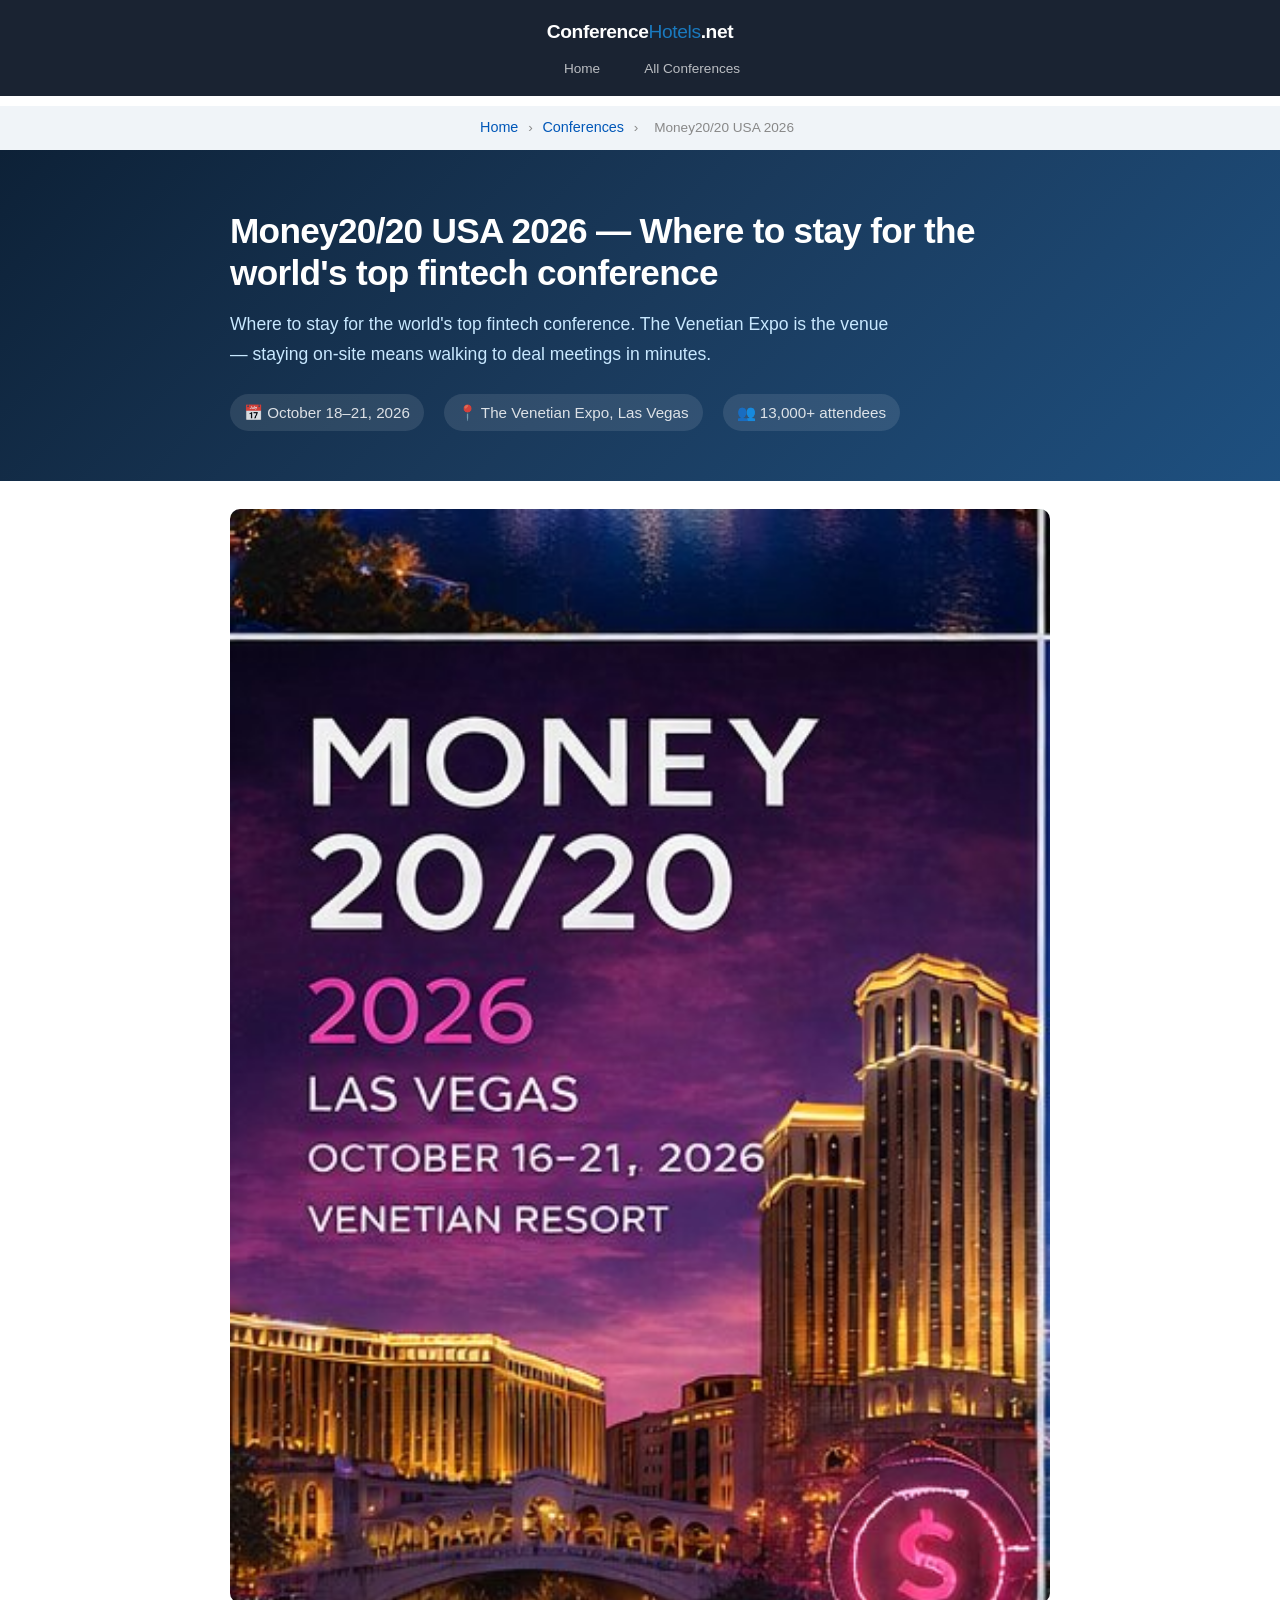
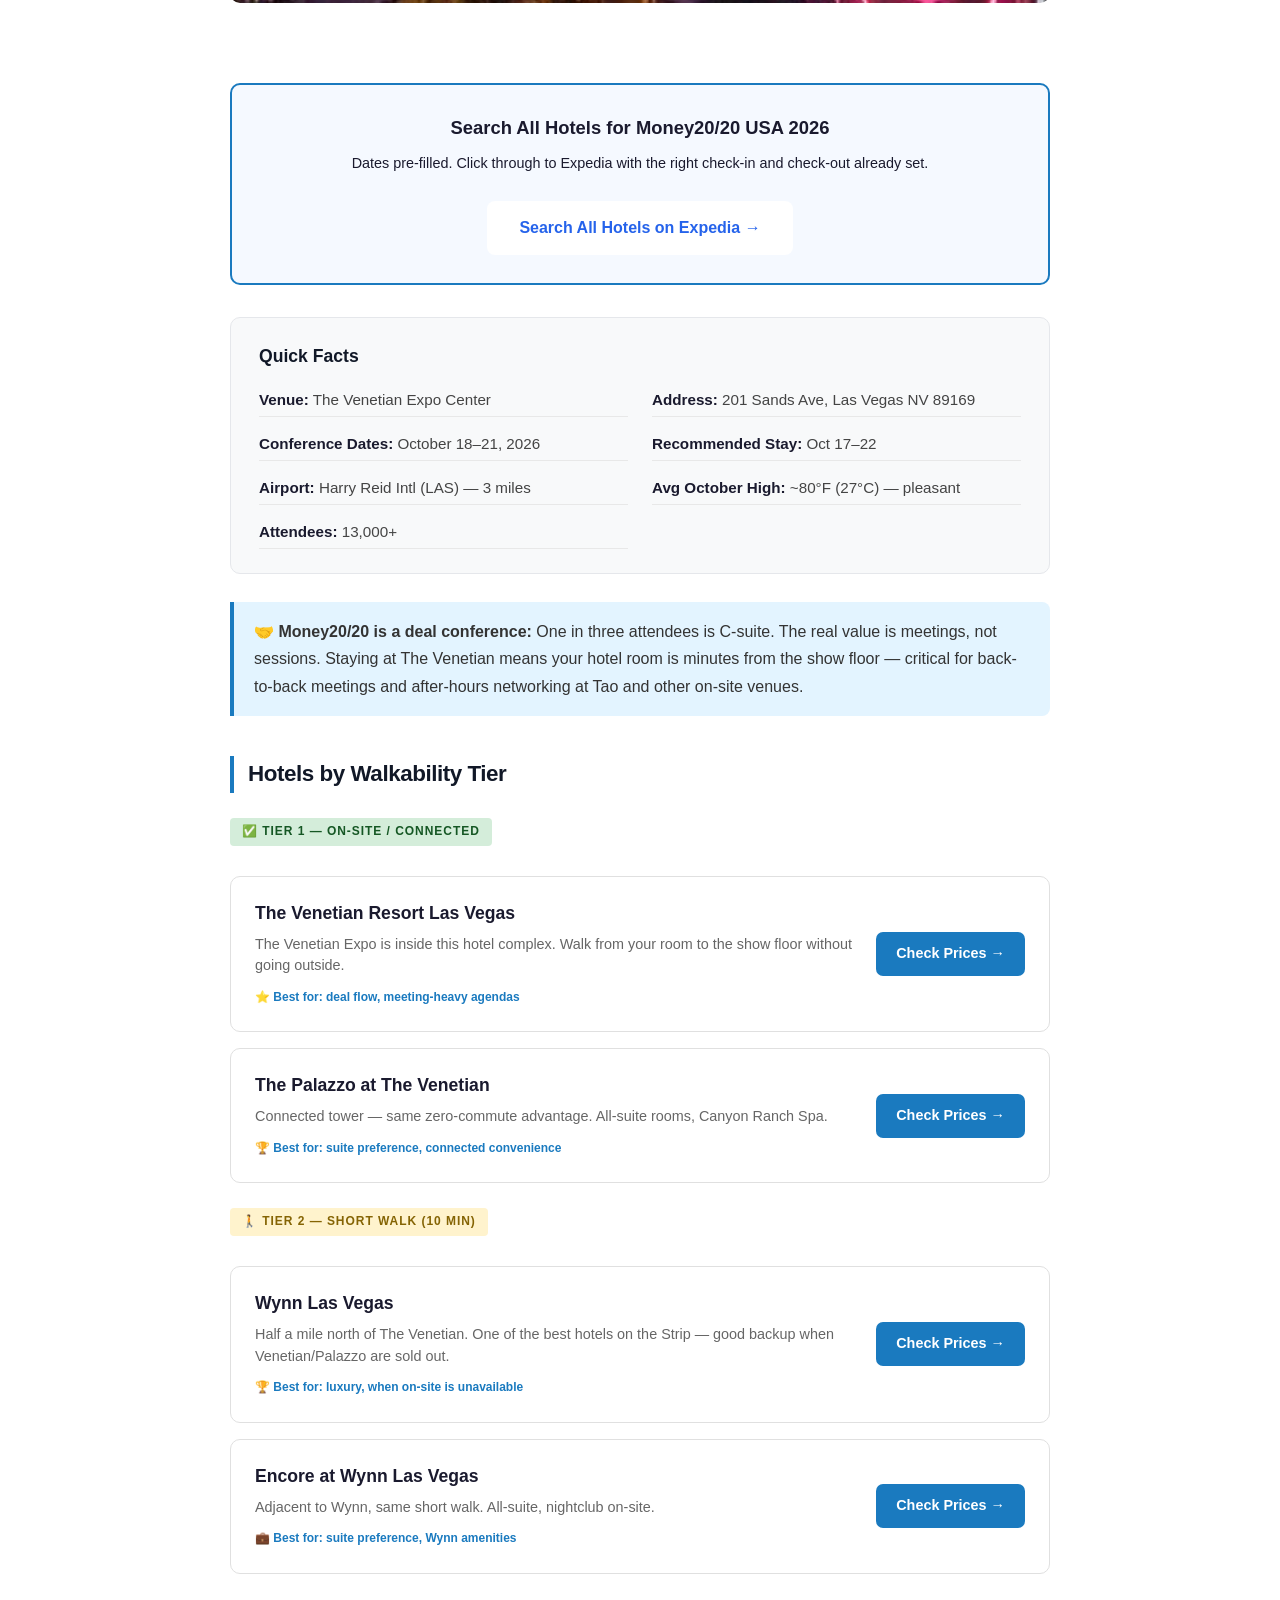
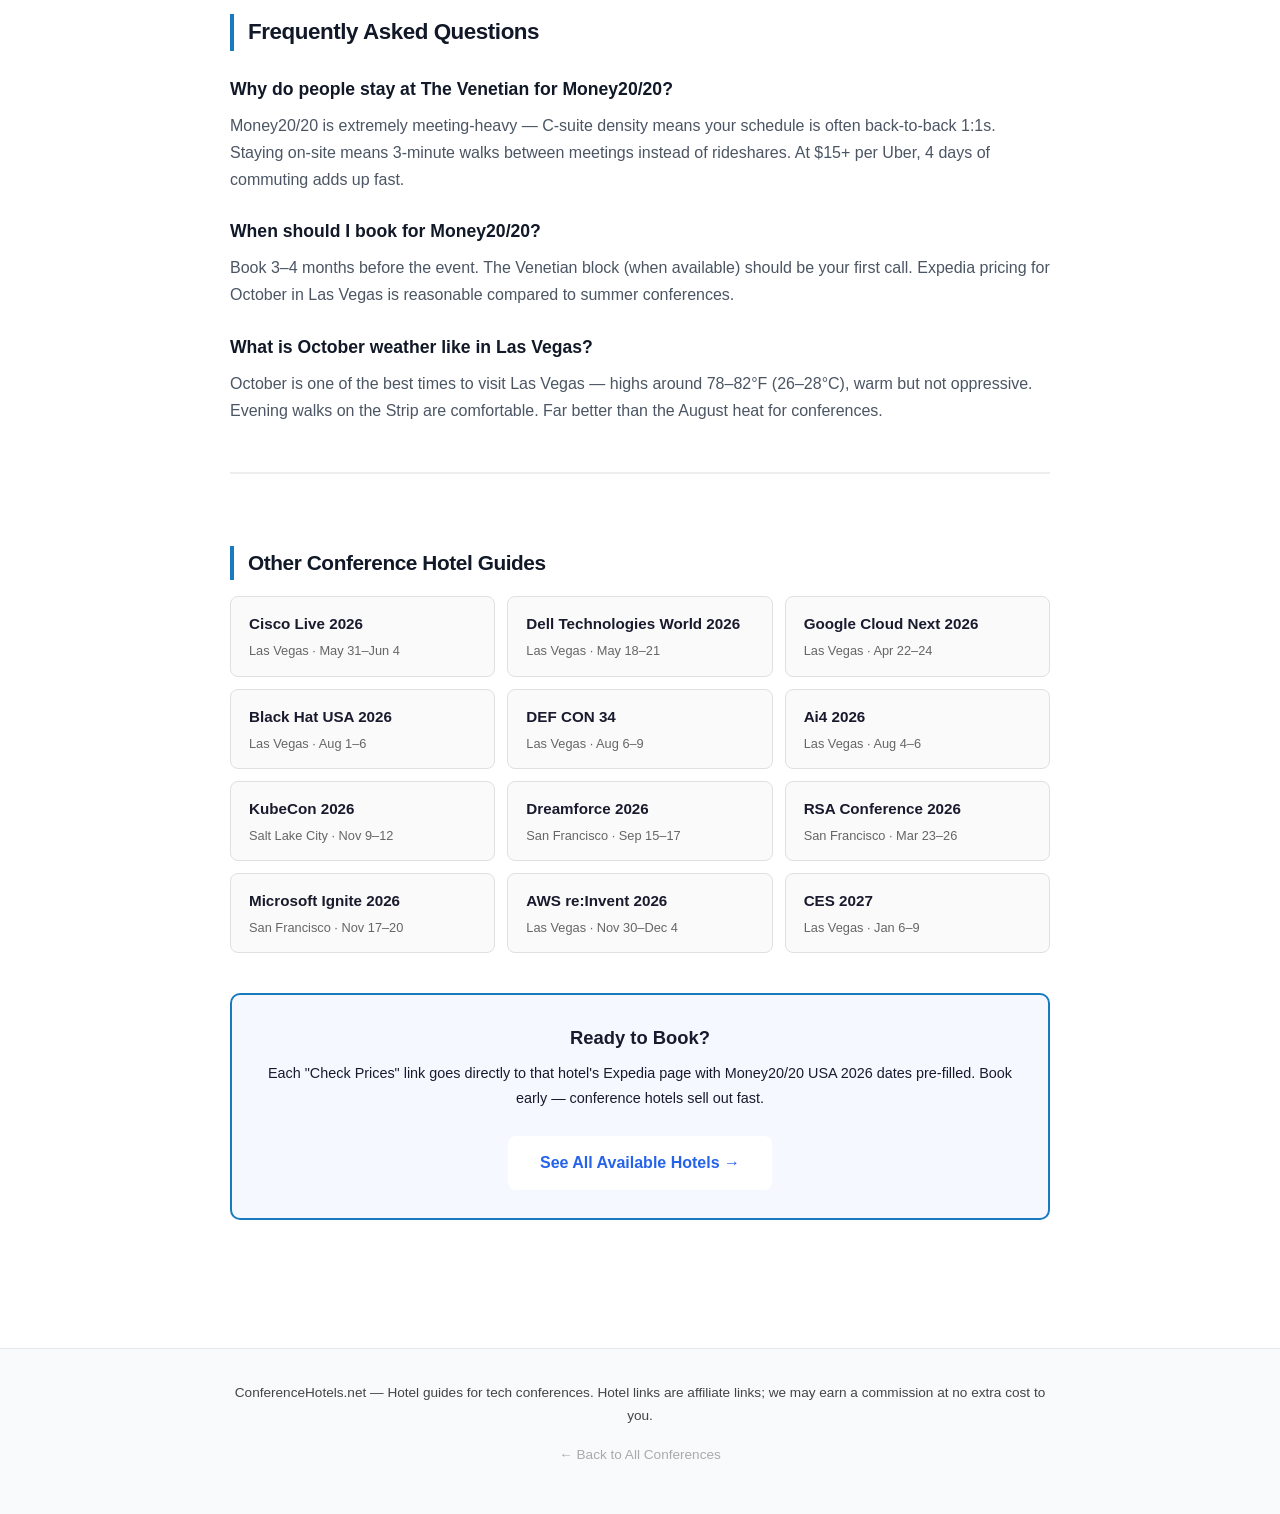
<file: conferences/money20-20-2026.html>
<!DOCTYPE html>
<html lang="en">
<head>
    <meta charset="UTF-8">
    <meta name="viewport" content="width=device-width, initial-scale=1.0">
    <title>Money20/20 USA 2026 Hotels — Best Places to Stay Near The Venetian Las Vegas</title>
    <meta name="description" content="Hotel guide for Money20/20 USA 2026 at The Venetian, Las Vegas, October 18–21. Walkability tiers and direct booking links.">
    <link rel="canonical" href="https://conferencehotels.net/conferences/money20-20-2026">
    <meta name="google-site-verification" content="J3U2SEmcypv307ivO7h_2_zQb-S7PcGPleN_Dxt6Fdo" />
    <meta property="og:title" content="Money20/20 USA 2026 Hotels — Where to Stay in Las Vegas">
    <meta property="og:description" content="Hotel walkability guide for Money20/20 USA 2026 at The Venetian Expo. Direct Expedia booking links with October dates pre-filled.">
    <meta property="og:url" content="https://conferencehotels.net/conferences/money20-20-2026">
    <meta property="og:type" content="article">
    <meta property="og:image" content="https://conferencehotels.net/images/money20-20-2026.png">
    <meta name="twitter:card" content="summary_large_image">
    <meta name="twitter:image" content="https://conferencehotels.net/images/money20-20-2026.png">
    <link rel="stylesheet" href="/styles.css">
    <style>
        .conf-hero{background:linear-gradient(135deg,#0d2137 0%,#1a3a5c 50%,#1e5080 100%)}
        .conf-hero p{color:#c8e8ff}
        h2{color:#1a1a2e;border-left:4px solid #1a7abf}
        .cta-block{background:#f5f9ff;border:2px solid #1a7abf}
        .cta-block h3{color:#1a1a2e}
        .cta{background:#1a7abf}
        .cta:hover{opacity:0.9}
        .check-prices:hover{opacity:0.9}
        .hotel-card:hover{border-color:#1a7abf;box-shadow:0 2px 12px rgba(0,0,0,0.08)}
        .related-section h2{border-left:4px solid #1a7abf}
        header{background:}
        footer{background:;color:#aaa}
        .logo span{color:#1a7abf}

        .conf-hero{padding:60px 0 50px;color:white}
        .conf-hero h1{font-size:2.2rem;margin-bottom:16px}
        .conf-hero p{font-size:1.1rem;max-width:680px;margin-bottom:24px}
        .conf-meta{display:flex;gap:20px;flex-wrap:wrap;font-size:0.95rem}
        .conf-meta span{background:rgba(255,255,255,0.12);padding:6px 14px;border-radius:20px}
        .content{padding:48px 0}
        .container{max-width:860px;margin:0 auto;padding:0 20px}
        h2{font-size:1.6rem;margin:40px 0 16px;padding-left:14px}
        h3{font-size:1.2rem;margin:28px 0 10px;color:#1a1a2e}
        p{line-height:1.7;color:#444;margin-bottom:16px}
        .cta-block{border-radius:10px;padding:28px 32px;margin:32px 0}
        .cta-block h3{margin-top:0}
        .cta-block p{color:#1a1a2e!important}
        .cta{display:inline-block;color:white;padding:14px 28px;border-radius:8px;text-decoration:none;font-weight:600;font-size:1rem;margin-top:10px}
        .tier-label{display:inline-block;font-size:0.75rem;font-weight:700;letter-spacing:0.08em;text-transform:uppercase;padding:4px 12px;border-radius:4px;margin-bottom:14px}
        .tier-label.green{background:#d4edda;color:#155724}
        .tier-label.yellow{background:#fff3cd;color:#856404}
        .tier-label.orange{background:#ffe8cc;color:#7c4700}
        .hotel-card{border:1px solid #e0e0e0;border-radius:10px;padding:22px 24px;margin:16px 0;display:flex;justify-content:space-between;align-items:flex-start;gap:20px;background:white}
        .hotel-info h4{margin:0 0 6px;font-size:1.1rem;color:#1a1a2e}
        .hotel-info p{margin:0 0 6px;font-size:0.9rem;color:#666;line-height:1.5}
        .hotel-tag{font-size:0.75rem;font-weight:600}
        .check-prices{display:inline-block;color:white;padding:10px 20px;border-radius:7px;text-decoration:none;font-weight:600;font-size:0.9rem;white-space:nowrap;flex-shrink:0;align-self:center}
        .quick-facts{background:#f8f9fa;border-radius:10px;padding:24px 28px;margin:28px 0}
        .quick-facts h3{margin-top:0}
        .fact-grid{display:grid;grid-template-columns:1fr 1fr;gap:10px 24px}
        .fact{font-size:0.95rem;color:#444;padding:4px 0;border-bottom:1px solid #e8e8e8}
        .fact strong{color:#1a1a2e}
        .info-box{padding:16px 20px;border-radius:0 8px 8px 0;margin:28px 0}
        .breadcrumb{background:#f0f4f8;padding:10px 0;font-size:0.85rem}
        .breadcrumb a{color:#0057b8;text-decoration:none}
        .breadcrumb span{color:#888;margin:0 6px}
        .related-section{margin:48px 0 0;border-top:2px solid #eee;padding-top:32px}
        .related-section h2{font-size:1.3rem!important;margin-bottom:16px!important;padding-left:14px!important}
        .related-grid{display:grid;grid-template-columns:repeat(auto-fill,minmax(240px,1fr));gap:12px}
        .related-link{display:flex;flex-direction:column;padding:14px 18px;border:1px solid #e0e0e0;border-radius:8px;text-decoration:none;color:inherit;background:#fafafa}
        .related-link:hover{background:#f0f7ff;border-color:#0057b8}
        .related-link strong{font-size:0.95rem;color:#1a1a2e;margin-bottom:4px}
        .related-link span{font-size:0.8rem;color:#666}
        footer{text-align:center;padding:32px 20px;font-size:0.85rem}
        footer a{color:#aaa}
        header{padding:16px 0}
        .logo{color:white;text-decoration:none;font-size:1.2rem;font-weight:700}
        nav{display:flex;gap:20px;margin-top:10px}
        nav a{color:#aaa;text-decoration:none;font-size:0.9rem}
        nav a:hover{color:white}
        header .container{display:flex;flex-direction:column}
        @media(max-width:600px){.conf-hero h1{font-size:1.6rem}.hotel-card{flex-direction:column}.fact-grid{grid-template-columns:1fr}}

    </style>
    <script type="application/ld+json">
    {"@context":"https://schema.org","@type":"FAQPage","mainEntity":[
        {"@type":"Question","name":"Where is Money20/20 USA 2026?","acceptedAnswer":{"@type":"Answer","text":"The Venetian Expo Center, 201 Sands Ave, Las Vegas, NV 89169. October 18–21, 2026."}},
        {"@type":"Question","name":"What is the best hotel for Money20/20?","acceptedAnswer":{"@type":"Answer","text":"The Venetian Resort is directly connected to the expo — zero commute. The Palazzo is also connected. Both are the best choices for a deal-heavy conference."}},
        {"@type":"Question","name":"What is October weather like in Las Vegas?","acceptedAnswer":{"@type":"Answer","text":"October is one of the best times — highs around 78–82°F (26–28°C), warm but comfortable. Far better than summer conferences."}}
    ]}
    </script>
</head>
<body>
    <header>
        <div class="container">
            <a href="/" class="logo">Conference<span>Hotels</span>.net</a>
            <nav><a href="/">Home</a><a href="/conferences">All Conferences</a></nav>
        </div>
    </header>
    <nav class="breadcrumb" aria-label="breadcrumb">
        <div class="container">
            <a href="/">Home</a> <span>›</span> <a href="/conferences">Conferences</a> <span>›</span> <span>Money20/20 USA 2026</span>
        </div>
    </nav>

    <section class="conf-hero">
        <div class="container">
            <h1>Money20/20 USA 2026 — Where to stay for the world's top fintech conference</h1>
            <p>Where to stay for the world's top fintech conference. The Venetian Expo is the venue — staying on-site means walking to deal meetings in minutes.</p>
            <div class="conf-meta"><span>📅 October 18–21, 2026</span><span>📍 The Venetian Expo, Las Vegas</span><span>👥 13,000+ attendees</span></div>
        </div>
    </section>

    <div style="max-width:860px;margin:0 auto;padding:0 20px;">
        <img src="/images/money20-20-2026.png"
             alt="Money20/20 USA 2026 — October 18–21, The Venetian Las Vegas"
             style="width:100%;border-radius:10px;margin:28px 0 0;display:block;"
             loading="eager">
    </div>
    <div class="content">
        <div class="container">
            <div class="cta-block">
                <h3>Search All Hotels for Money20/20 USA 2026</h3>
                <p>Dates pre-filled. Click through to Expedia with the right check-in and check-out already set.</p>
                <a href="https://www.expedia.com/Hotel-Search?destination=The+Venetian+Expo+Las+Vegas&startDate=2026-10-17&endDate=2026-10-22&adults=1&clickref=1110l36Chm4K&affcid=US.DIRECT.PHG.1011l415534.1100l68075&ref_id=1110l36Chm4K&my_ad=AFF.US.DIRECT.PHG.1011l415534.1100l68075&afflid=1110l36Chm4K&affdtl=PHG.1110l36Chm4K.PZiam2YfQK" class="cta" target="_blank" rel="nofollow noopener">Search All Hotels on Expedia →</a>
            </div>

            <div class="quick-facts">
                <h3>Quick Facts</h3>
                <div class="fact-grid">
                    <div class="fact"><strong>Venue:</strong> The Venetian Expo Center</div>
                    <div class="fact"><strong>Address:</strong> 201 Sands Ave, Las Vegas NV 89169</div>
                    <div class="fact"><strong>Conference Dates:</strong> October 18–21, 2026</div>
                    <div class="fact"><strong>Recommended Stay:</strong> Oct 17–22</div>
                    <div class="fact"><strong>Airport:</strong> Harry Reid Intl (LAS) — 3 miles</div>
                    <div class="fact"><strong>Avg October High:</strong> ~80°F (27°C) — pleasant</div>
                    <div class="fact"><strong>Attendees:</strong> 13,000+</div>
                </div>
            </div>

            <div class="info-box" style="background:#e3f4ff;border-left:4px solid #1a7abf"><p style="margin:0;color:#333"><strong>🤝 Money20/20 is a deal conference:</strong> One in three attendees is C-suite. The real value is meetings, not sessions. Staying at The Venetian means your hotel room is minutes from the show floor — critical for back-to-back meetings and after-hours networking at Tao and other on-site venues.</p></div>

            <h2>Hotels by Walkability Tier</h2>
            <div style="margin:24px 0;">
                <span class="tier-label green">✅ Tier 1 — On-Site / Connected</span>
                <div class="hotel-card">
                    <div class="hotel-info">
                        <h4>The Venetian Resort Las Vegas</h4>
                        <p>The Venetian Expo is inside this hotel complex. Walk from your room to the show floor without going outside.</p>
                        <span class="hotel-tag" style="color:#1a7abf">⭐ Best for: deal flow, meeting-heavy agendas</span>
                    </div>
                    <a href="https://www.expedia.com/Las-Vegas-Hotels-The-Venetian-Resort-Las-Vegas.h1443.Hotel-Information?chkin=2026-10-17&chkout=2026-10-22&adults=1&clickref=1110l36Chm4K&affcid=US.DIRECT.PHG.1011l415534.1100l68075&ref_id=1110l36Chm4K&my_ad=AFF.US.DIRECT.PHG.1011l415534.1100l68075&afflid=1110l36Chm4K&affdtl=PHG.1110l36Chm4K.PZiam2YfQK" class="check-prices" style="background:#1a7abf" target="_blank" rel="nofollow noopener">Check Prices →</a>
                </div>
                <div class="hotel-card">
                    <div class="hotel-info">
                        <h4>The Palazzo at The Venetian</h4>
                        <p>Connected tower — same zero-commute advantage. All-suite rooms, Canyon Ranch Spa.</p>
                        <span class="hotel-tag" style="color:#1a7abf">🏆 Best for: suite preference, connected convenience</span>
                    </div>
                    <a href="https://www.expedia.com/Las-Vegas-Hotels-The-Palazzo-At-The-Venetian.h1769973.Hotel-Information?chkin=2026-10-17&chkout=2026-10-22&adults=1&clickref=1110l36Chm4K&affcid=US.DIRECT.PHG.1011l415534.1100l68075&ref_id=1110l36Chm4K&my_ad=AFF.US.DIRECT.PHG.1011l415534.1100l68075&afflid=1110l36Chm4K&affdtl=PHG.1110l36Chm4K.PZiam2YfQK" class="check-prices" style="background:#1a7abf" target="_blank" rel="nofollow noopener">Check Prices →</a>
                </div>
            </div>
            <div style="margin:24px 0;">
                <span class="tier-label yellow">🚶 Tier 2 — Short Walk (10 min)</span>
                <div class="hotel-card">
                    <div class="hotel-info">
                        <h4>Wynn Las Vegas</h4>
                        <p>Half a mile north of The Venetian. One of the best hotels on the Strip — good backup when Venetian/Palazzo are sold out.</p>
                        <span class="hotel-tag" style="color:#1a7abf">🏆 Best for: luxury, when on-site is unavailable</span>
                    </div>
                    <a href="https://www.expedia.com/Las-Vegas-Hotels-Wynn-Las-Vegas.h1184243.Hotel-Information?chkin=2026-10-17&chkout=2026-10-22&adults=1&clickref=1110l36Chm4K&affcid=US.DIRECT.PHG.1011l415534.1100l68075&ref_id=1110l36Chm4K&my_ad=AFF.US.DIRECT.PHG.1011l415534.1100l68075&afflid=1110l36Chm4K&affdtl=PHG.1110l36Chm4K.PZiam2YfQK" class="check-prices" style="background:#1a7abf" target="_blank" rel="nofollow noopener">Check Prices →</a>
                </div>
                <div class="hotel-card">
                    <div class="hotel-info">
                        <h4>Encore at Wynn Las Vegas</h4>
                        <p>Adjacent to Wynn, same short walk. All-suite, nightclub on-site.</p>
                        <span class="hotel-tag" style="color:#1a7abf">💼 Best for: suite preference, Wynn amenities</span>
                    </div>
                    <a href="https://www.expedia.com/Las-Vegas-Hotels-Encore-At-Wynn-Las-Vegas.h2223789.Hotel-Information?chkin=2026-10-17&chkout=2026-10-22&adults=1&clickref=1110l36Chm4K&affcid=US.DIRECT.PHG.1011l415534.1100l68075&ref_id=1110l36Chm4K&my_ad=AFF.US.DIRECT.PHG.1011l415534.1100l68075&afflid=1110l36Chm4K&affdtl=PHG.1110l36Chm4K.PZiam2YfQK" class="check-prices" style="background:#1a7abf" target="_blank" rel="nofollow noopener">Check Prices →</a>
                </div>
            </div>

            <h2>Frequently Asked Questions</h2>
            <h3>Why do people stay at The Venetian for Money20/20?</h3>
            <p>Money20/20 is extremely meeting-heavy — C-suite density means your schedule is often back-to-back 1:1s. Staying on-site means 3-minute walks between meetings instead of rideshares. At $15+ per Uber, 4 days of commuting adds up fast.</p>
            <h3>When should I book for Money20/20?</h3>
            <p>Book 3–4 months before the event. The Venetian block (when available) should be your first call. Expedia pricing for October in Las Vegas is reasonable compared to summer conferences.</p>
            <h3>What is October weather like in Las Vegas?</h3>
            <p>October is one of the best times to visit Las Vegas — highs around 78–82°F (26–28°C), warm but not oppressive. Evening walks on the Strip are comfortable. Far better than the August heat for conferences.</p>

            <div class="related-section">
                <h2>Other Conference Hotel Guides</h2>
                <div class="related-grid">
                    <a href="/conferences/cisco-live-2026" class="related-link"><strong>Cisco Live 2026</strong><span>Las Vegas · May 31–Jun 4</span></a>
                    <a href="/conferences/dell-technologies-world-2026" class="related-link"><strong>Dell Technologies World 2026</strong><span>Las Vegas · May 18–21</span></a>
                    <a href="/conferences/google-cloud-next-2026" class="related-link"><strong>Google Cloud Next 2026</strong><span>Las Vegas · Apr 22–24</span></a>
                    <a href="/conferences/black-hat-2026" class="related-link"><strong>Black Hat USA 2026</strong><span>Las Vegas · Aug 1–6</span></a>
                    <a href="/conferences/defcon-2026" class="related-link"><strong>DEF CON 34</strong><span>Las Vegas · Aug 6–9</span></a>
                    <a href="/conferences/ai4-2026" class="related-link"><strong>Ai4 2026</strong><span>Las Vegas · Aug 4–6</span></a>
                    <a href="/conferences/kubecon-2026" class="related-link"><strong>KubeCon 2026</strong><span>Salt Lake City · Nov 9–12</span></a>
                    <a href="/conferences/dreamforce-2026" class="related-link"><strong>Dreamforce 2026</strong><span>San Francisco · Sep 15–17</span></a>
                    <a href="/conferences/rsa-conference-2026" class="related-link"><strong>RSA Conference 2026</strong><span>San Francisco · Mar 23–26</span></a>
                    <a href="/conferences/microsoft-ignite-2026" class="related-link"><strong>Microsoft Ignite 2026</strong><span>San Francisco · Nov 17–20</span></a>
                    <a href="/conferences/aws-reinvent-2026" class="related-link"><strong>AWS re:Invent 2026</strong><span>Las Vegas · Nov 30–Dec 4</span></a>
                    <a href="/conferences/ces-2027" class="related-link"><strong>CES 2027</strong><span>Las Vegas · Jan 6–9</span></a>
                </div>
            </div>

            <div class="cta-block" style="margin-top:40px;">
                <h3>Ready to Book?</h3>
                <p>Each "Check Prices" link goes directly to that hotel's Expedia page with Money20/20 USA 2026 dates pre-filled. Book early — conference hotels sell out fast.</p>
                <a href="https://www.expedia.com/Hotel-Search?destination=The+Venetian+Expo+Las+Vegas&startDate=2026-10-17&endDate=2026-10-22&adults=1&clickref=1110l36Chm4K&affcid=US.DIRECT.PHG.1011l415534.1100l68075&ref_id=1110l36Chm4K&my_ad=AFF.US.DIRECT.PHG.1011l415534.1100l68075&afflid=1110l36Chm4K&affdtl=PHG.1110l36Chm4K.PZiam2YfQK" class="cta" target="_blank" rel="nofollow noopener">See All Available Hotels →</a>
            </div>
        </div>
    </div>

    <footer>
        <div class="container">
            <p>ConferenceHotels.net — Hotel guides for tech conferences. Hotel links are affiliate links; we may earn a commission at no extra cost to you.</p>
            <p><a href="/conferences">← Back to All Conferences</a></p>
        </div>
    </footer>
</body>
</html>
</file>
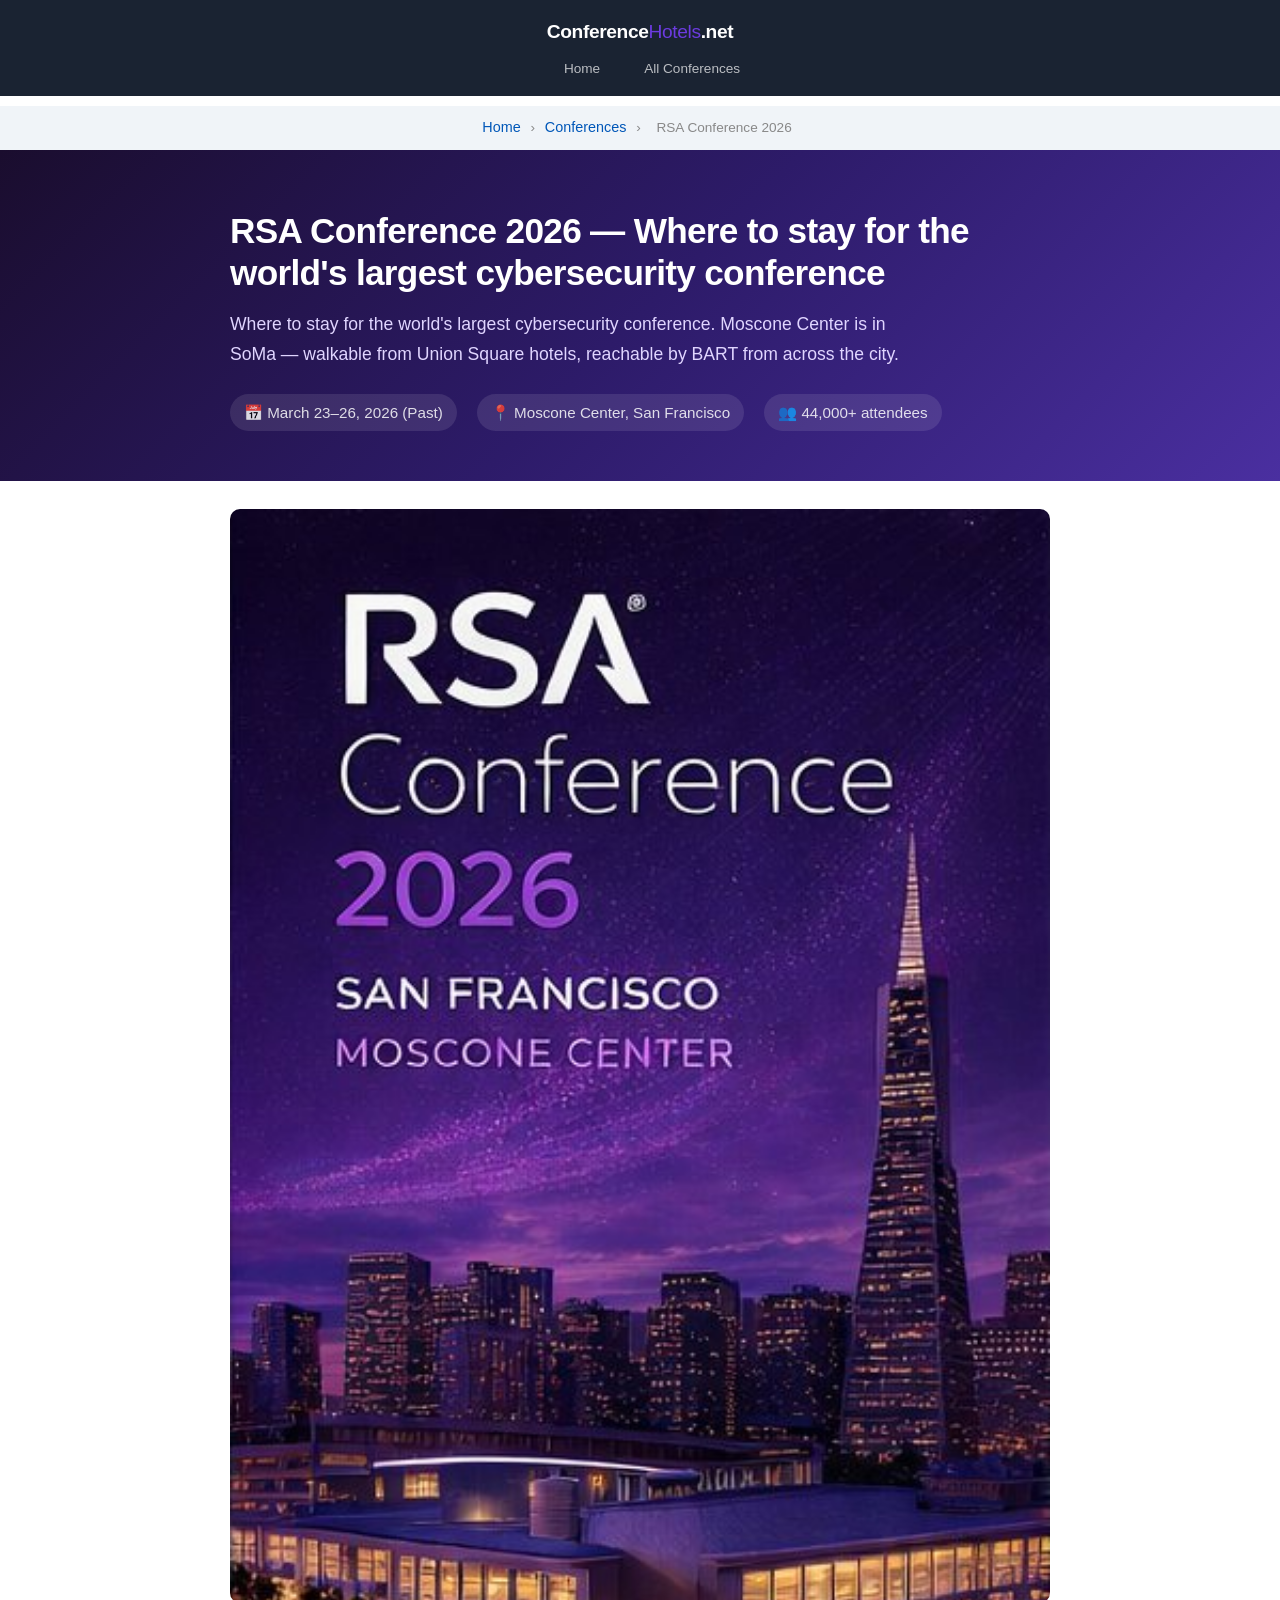
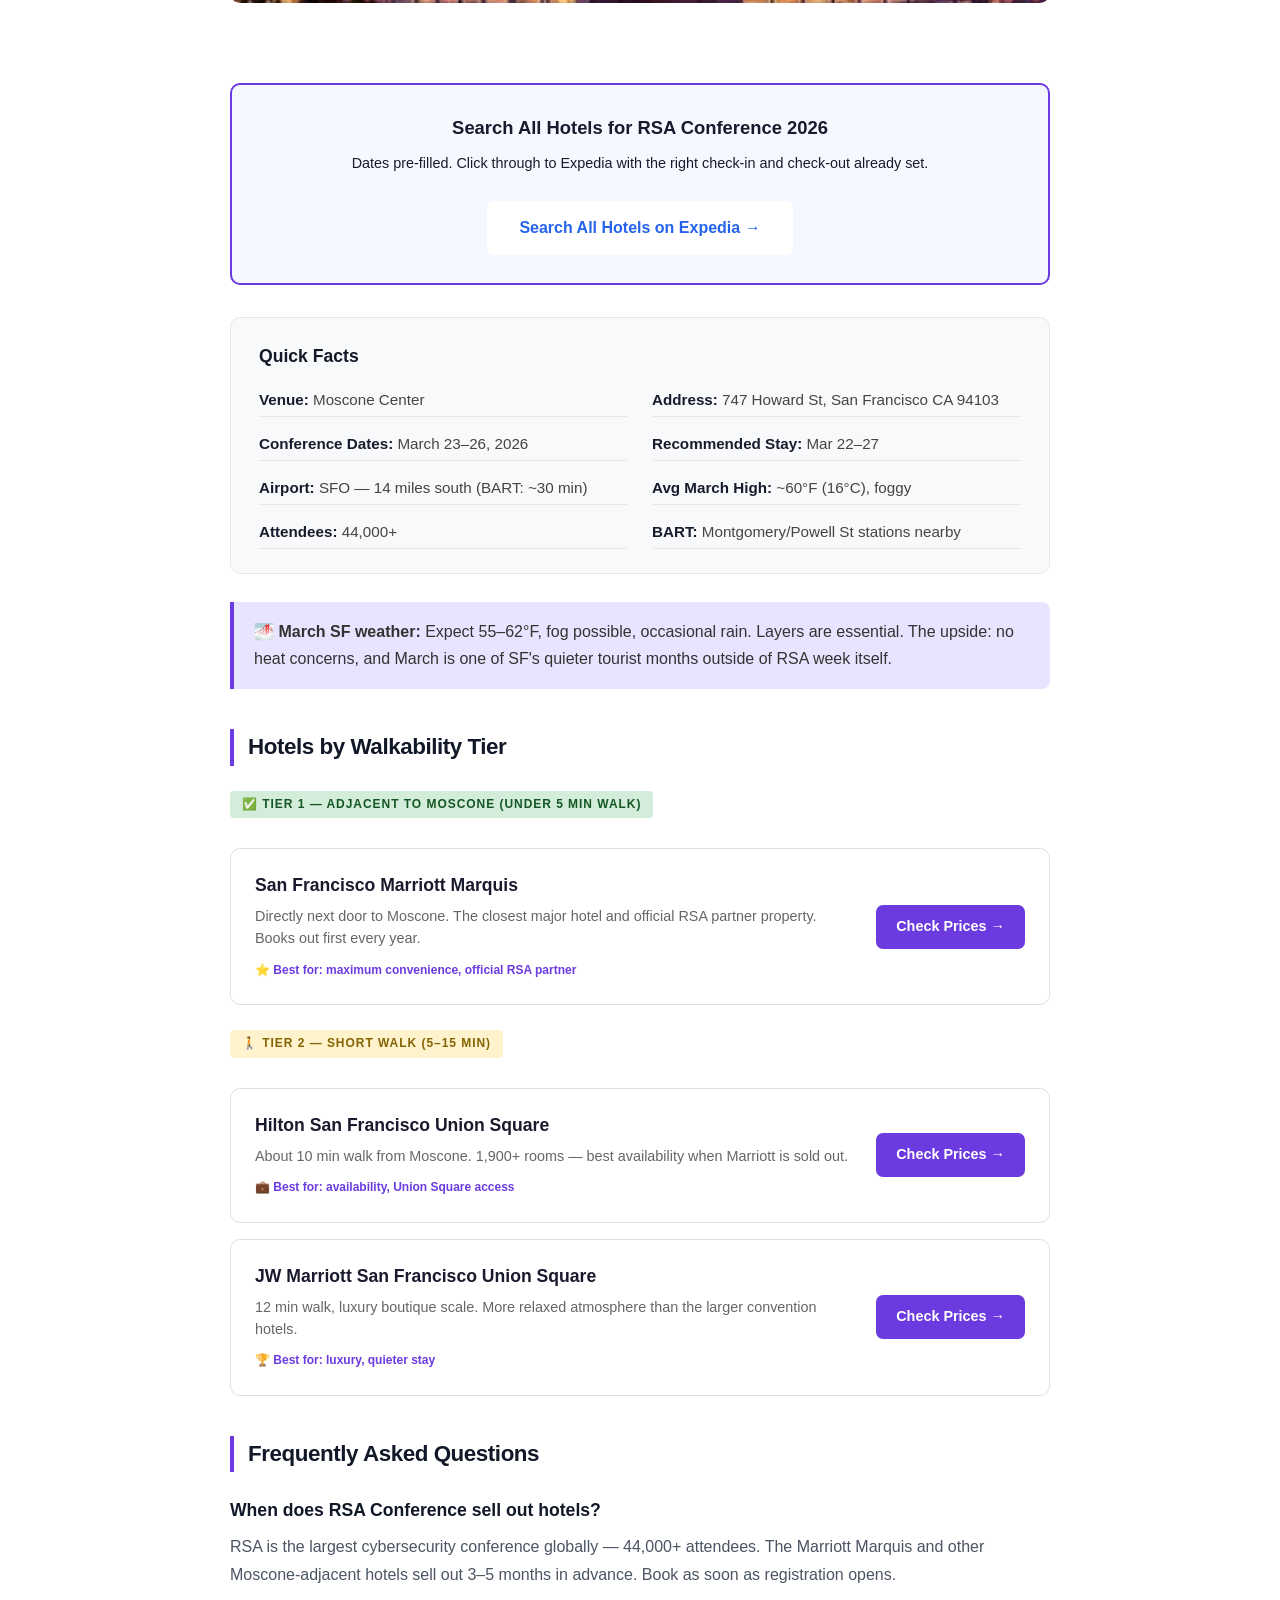
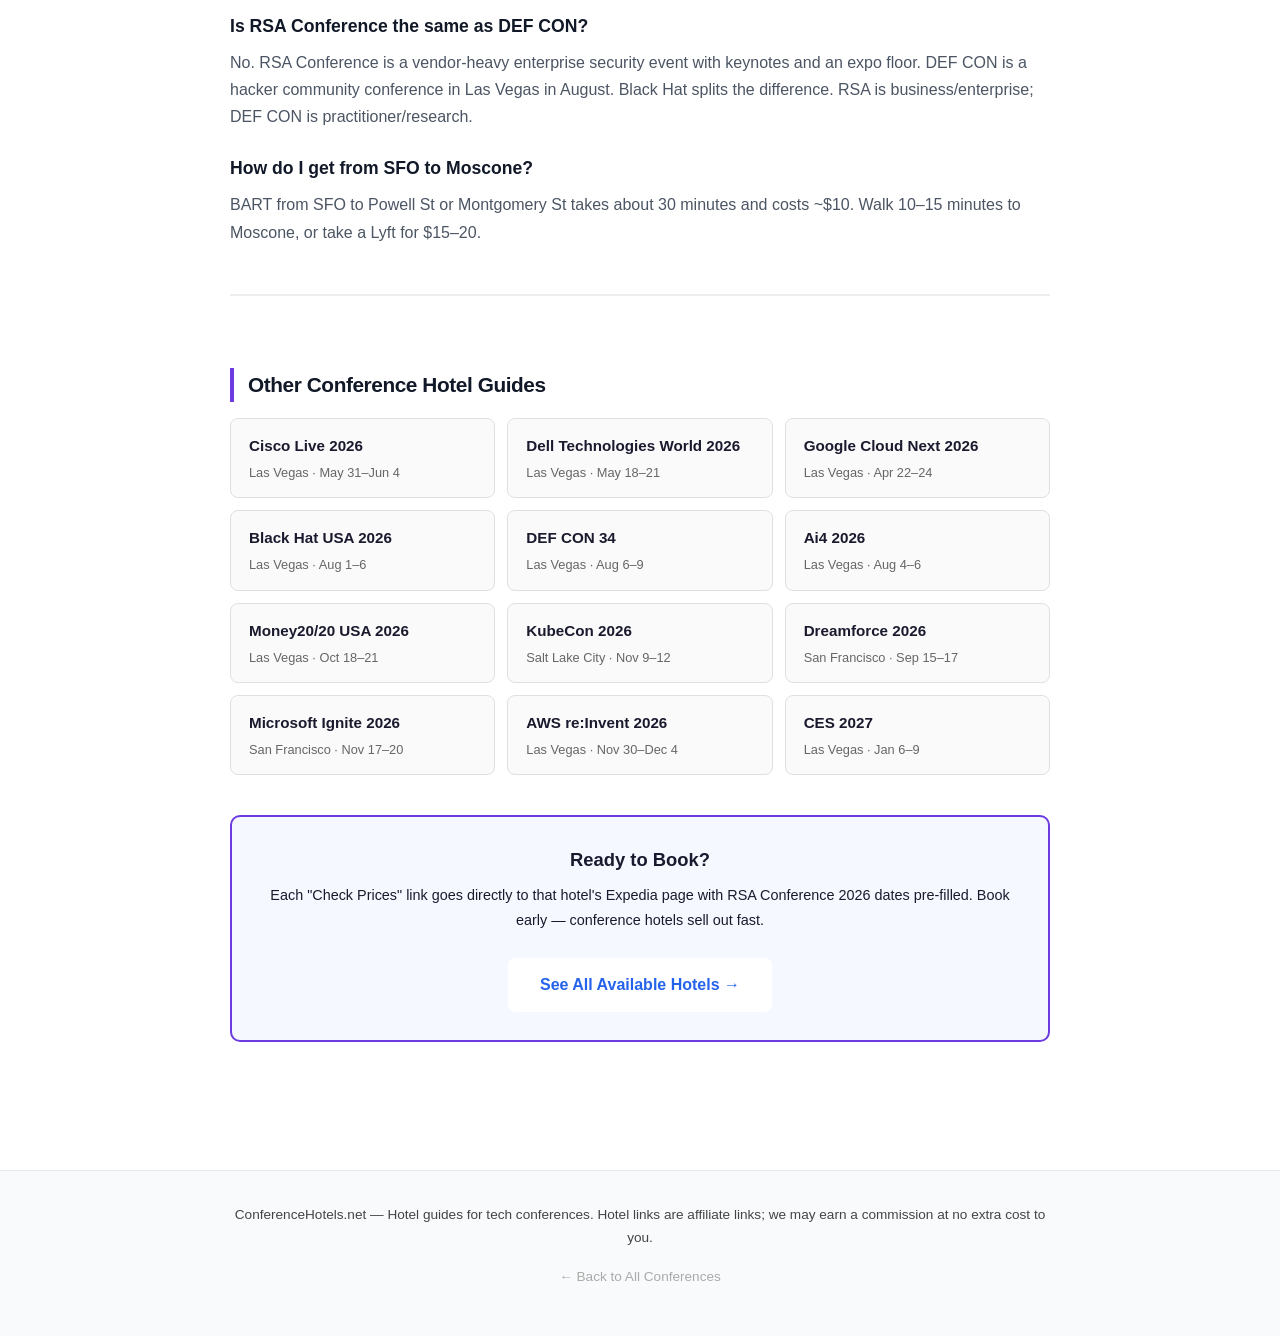
<file: conferences/rsa-conference-2026.html>
<!DOCTYPE html>
<html lang="en">
<head>
    <meta charset="UTF-8">
    <meta name="viewport" content="width=device-width, initial-scale=1.0">
    <title>RSA Conference 2026 Hotels — Best Places to Stay Near Moscone Center San Francisco</title>
    <meta name="description" content="Hotel guide for RSA Conference 2026 at Moscone Center, San Francisco, March 23–26. Walkability tiers and direct booking links.">
    <link rel="canonical" href="https://conferencehotels.net/conferences/rsa-conference-2026">
    <meta name="google-site-verification" content="J3U2SEmcypv307ivO7h_2_zQb-S7PcGPleN_Dxt6Fdo" />
    <meta property="og:title" content="RSA Conference 2026 Hotels — Where to Stay in San Francisco">
    <meta property="og:description" content="Hotel walkability guide for RSA Conference 2026 at Moscone Center SF. Direct Expedia booking links with March dates pre-filled.">
    <meta property="og:url" content="https://conferencehotels.net/conferences/rsa-conference-2026">
    <meta property="og:type" content="article">
    <meta property="og:image" content="https://conferencehotels.net/images/rsa-conference-2026.png">
    <meta name="twitter:card" content="summary_large_image">
    <meta name="twitter:image" content="https://conferencehotels.net/images/rsa-conference-2026.png">
    <link rel="stylesheet" href="/styles.css">
    <style>
        .conf-hero{background:linear-gradient(135deg,#1a0d2e 0%,#2d1b69 50%,#4a2fa0 100%)}
        .conf-hero p{color:#e0d5ff}
        h2{color:#1a1a2e;border-left:4px solid #6c3be0}
        .cta-block{background:#f5f9ff;border:2px solid #6c3be0}
        .cta-block h3{color:#1a1a2e}
        .cta{background:#6c3be0}
        .cta:hover{opacity:0.9}
        .check-prices:hover{opacity:0.9}
        .hotel-card:hover{border-color:#6c3be0;box-shadow:0 2px 12px rgba(0,0,0,0.08)}
        .related-section h2{border-left:4px solid #6c3be0}
        header{background:}
        footer{background:;color:#aaa}
        .logo span{color:#6c3be0}

        .conf-hero{padding:60px 0 50px;color:white}
        .conf-hero h1{font-size:2.2rem;margin-bottom:16px}
        .conf-hero p{font-size:1.1rem;max-width:680px;margin-bottom:24px}
        .conf-meta{display:flex;gap:20px;flex-wrap:wrap;font-size:0.95rem}
        .conf-meta span{background:rgba(255,255,255,0.12);padding:6px 14px;border-radius:20px}
        .content{padding:48px 0}
        .container{max-width:860px;margin:0 auto;padding:0 20px}
        h2{font-size:1.6rem;margin:40px 0 16px;padding-left:14px}
        h3{font-size:1.2rem;margin:28px 0 10px;color:#1a1a2e}
        p{line-height:1.7;color:#444;margin-bottom:16px}
        .cta-block{border-radius:10px;padding:28px 32px;margin:32px 0}
        .cta-block h3{margin-top:0}
        .cta-block p{color:#1a1a2e!important}
        .cta{display:inline-block;color:white;padding:14px 28px;border-radius:8px;text-decoration:none;font-weight:600;font-size:1rem;margin-top:10px}
        .tier-label{display:inline-block;font-size:0.75rem;font-weight:700;letter-spacing:0.08em;text-transform:uppercase;padding:4px 12px;border-radius:4px;margin-bottom:14px}
        .tier-label.green{background:#d4edda;color:#155724}
        .tier-label.yellow{background:#fff3cd;color:#856404}
        .tier-label.orange{background:#ffe8cc;color:#7c4700}
        .hotel-card{border:1px solid #e0e0e0;border-radius:10px;padding:22px 24px;margin:16px 0;display:flex;justify-content:space-between;align-items:flex-start;gap:20px;background:white}
        .hotel-info h4{margin:0 0 6px;font-size:1.1rem;color:#1a1a2e}
        .hotel-info p{margin:0 0 6px;font-size:0.9rem;color:#666;line-height:1.5}
        .hotel-tag{font-size:0.75rem;font-weight:600}
        .check-prices{display:inline-block;color:white;padding:10px 20px;border-radius:7px;text-decoration:none;font-weight:600;font-size:0.9rem;white-space:nowrap;flex-shrink:0;align-self:center}
        .quick-facts{background:#f8f9fa;border-radius:10px;padding:24px 28px;margin:28px 0}
        .quick-facts h3{margin-top:0}
        .fact-grid{display:grid;grid-template-columns:1fr 1fr;gap:10px 24px}
        .fact{font-size:0.95rem;color:#444;padding:4px 0;border-bottom:1px solid #e8e8e8}
        .fact strong{color:#1a1a2e}
        .info-box{padding:16px 20px;border-radius:0 8px 8px 0;margin:28px 0}
        .breadcrumb{background:#f0f4f8;padding:10px 0;font-size:0.85rem}
        .breadcrumb a{color:#0057b8;text-decoration:none}
        .breadcrumb span{color:#888;margin:0 6px}
        .related-section{margin:48px 0 0;border-top:2px solid #eee;padding-top:32px}
        .related-section h2{font-size:1.3rem!important;margin-bottom:16px!important;padding-left:14px!important}
        .related-grid{display:grid;grid-template-columns:repeat(auto-fill,minmax(240px,1fr));gap:12px}
        .related-link{display:flex;flex-direction:column;padding:14px 18px;border:1px solid #e0e0e0;border-radius:8px;text-decoration:none;color:inherit;background:#fafafa}
        .related-link:hover{background:#f0f7ff;border-color:#0057b8}
        .related-link strong{font-size:0.95rem;color:#1a1a2e;margin-bottom:4px}
        .related-link span{font-size:0.8rem;color:#666}
        footer{text-align:center;padding:32px 20px;font-size:0.85rem}
        footer a{color:#aaa}
        header{padding:16px 0}
        .logo{color:white;text-decoration:none;font-size:1.2rem;font-weight:700}
        nav{display:flex;gap:20px;margin-top:10px}
        nav a{color:#aaa;text-decoration:none;font-size:0.9rem}
        nav a:hover{color:white}
        header .container{display:flex;flex-direction:column}
        @media(max-width:600px){.conf-hero h1{font-size:1.6rem}.hotel-card{flex-direction:column}.fact-grid{grid-template-columns:1fr}}

    </style>
</head>
<body>
    <header>
        <div class="container">
            <a href="/" class="logo">Conference<span>Hotels</span>.net</a>
            <nav><a href="/">Home</a><a href="/conferences">All Conferences</a></nav>
        </div>
    </header>
    <nav class="breadcrumb" aria-label="breadcrumb">
        <div class="container">
            <a href="/">Home</a> <span>›</span> <a href="/conferences">Conferences</a> <span>›</span> <span>RSA Conference 2026</span>
        </div>
    </nav>

    <section class="conf-hero">
        <div class="container">
            <h1>RSA Conference 2026 — Where to stay for the world's largest cybersecurity conference</h1>
            <p>Where to stay for the world's largest cybersecurity conference. Moscone Center is in SoMa — walkable from Union Square hotels, reachable by BART from across the city.</p>
            <div class="conf-meta"><span>📅 March 23–26, 2026 (Past)</span><span>📍 Moscone Center, San Francisco</span><span>👥 44,000+ attendees</span></div>
        </div>
    </section>

    <div style="max-width:860px;margin:0 auto;padding:0 20px;">
        <img src="/images/rsa-conference-2026.png"
             alt="RSA Conference 2026 — San Francisco, Moscone Center"
             style="width:100%;border-radius:10px;margin:28px 0 0;display:block;"
             loading="eager">
    </div>
    <div class="content">
        <div class="container">
            <div class="cta-block">
                <h3>Search All Hotels for RSA Conference 2026</h3>
                <p>Dates pre-filled. Click through to Expedia with the right check-in and check-out already set.</p>
                <a href="https://www.expedia.com/Hotel-Search?destination=Moscone+Center+San+Francisco&startDate=2026-03-22&endDate=2026-03-27&adults=1&clickref=1110l36Chm4K&affcid=US.DIRECT.PHG.1011l415534.1100l68075&ref_id=1110l36Chm4K&my_ad=AFF.US.DIRECT.PHG.1011l415534.1100l68075&afflid=1110l36Chm4K&affdtl=PHG.1110l36Chm4K.PZiam2YfQK" class="cta" target="_blank" rel="nofollow noopener">Search All Hotels on Expedia →</a>
            </div>

            <div class="quick-facts">
                <h3>Quick Facts</h3>
                <div class="fact-grid">
                    <div class="fact"><strong>Venue:</strong> Moscone Center</div>
                    <div class="fact"><strong>Address:</strong> 747 Howard St, San Francisco CA 94103</div>
                    <div class="fact"><strong>Conference Dates:</strong> March 23–26, 2026</div>
                    <div class="fact"><strong>Recommended Stay:</strong> Mar 22–27</div>
                    <div class="fact"><strong>Airport:</strong> SFO — 14 miles south (BART: ~30 min)</div>
                    <div class="fact"><strong>Avg March High:</strong> ~60°F (16°C), foggy</div>
                    <div class="fact"><strong>Attendees:</strong> 44,000+</div>
                    <div class="fact"><strong>BART:</strong> Montgomery/Powell St stations nearby</div>
                </div>
            </div>

            <div class="info-box" style="background:#e8e4ff;border-left:4px solid #6c3be0"><p style="margin:0;color:#333"><strong>🌁 March SF weather:</strong> Expect 55–62°F, fog possible, occasional rain. Layers are essential. The upside: no heat concerns, and March is one of SF's quieter tourist months outside of RSA week itself.</p></div>

            <h2>Hotels by Walkability Tier</h2>
            <div style="margin:24px 0;">
                <span class="tier-label green">✅ Tier 1 — Adjacent to Moscone (under 5 min walk)</span>
                <div class="hotel-card">
                    <div class="hotel-info">
                        <h4>San Francisco Marriott Marquis</h4>
                        <p>Directly next door to Moscone. The closest major hotel and official RSA partner property. Books out first every year.</p>
                        <span class="hotel-tag" style="color:#6c3be0">⭐ Best for: maximum convenience, official RSA partner</span>
                    </div>
                    <a href="https://www.expedia.com/San-Francisco-Hotels-San-Francisco-Marriott-Marquis.h8737.Hotel-Information?chkin=2026-03-22&chkout=2026-03-27&adults=1&clickref=1110l36Chm4K&affcid=US.DIRECT.PHG.1011l415534.1100l68075&ref_id=1110l36Chm4K&my_ad=AFF.US.DIRECT.PHG.1011l415534.1100l68075&afflid=1110l36Chm4K&affdtl=PHG.1110l36Chm4K.PZiam2YfQK" class="check-prices" style="background:#6c3be0" target="_blank" rel="nofollow noopener">Check Prices →</a>
                </div>
            </div>
            <div style="margin:24px 0;">
                <span class="tier-label yellow">🚶 Tier 2 — Short Walk (5–15 min)</span>
                <div class="hotel-card">
                    <div class="hotel-info">
                        <h4>Hilton San Francisco Union Square</h4>
                        <p>About 10 min walk from Moscone. 1,900+ rooms — best availability when Marriott is sold out.</p>
                        <span class="hotel-tag" style="color:#6c3be0">💼 Best for: availability, Union Square access</span>
                    </div>
                    <a href="https://www.expedia.com/San-Francisco-Hotels-Hilton-San-Francisco-Union-Square.h25622.Hotel-Information?chkin=2026-03-22&chkout=2026-03-27&adults=1&clickref=1110l36Chm4K&affcid=US.DIRECT.PHG.1011l415534.1100l68075&ref_id=1110l36Chm4K&my_ad=AFF.US.DIRECT.PHG.1011l415534.1100l68075&afflid=1110l36Chm4K&affdtl=PHG.1110l36Chm4K.PZiam2YfQK" class="check-prices" style="background:#6c3be0" target="_blank" rel="nofollow noopener">Check Prices →</a>
                </div>
                <div class="hotel-card">
                    <div class="hotel-info">
                        <h4>JW Marriott San Francisco Union Square</h4>
                        <p>12 min walk, luxury boutique scale. More relaxed atmosphere than the larger convention hotels.</p>
                        <span class="hotel-tag" style="color:#6c3be0">🏆 Best for: luxury, quieter stay</span>
                    </div>
                    <a href="https://www.expedia.com/San-Francisco-Hotels-JW-Marriott-San-Francisco-Union-Square.h2063.Hotel-Information?chkin=2026-03-22&chkout=2026-03-27&adults=1&clickref=1110l36Chm4K&affcid=US.DIRECT.PHG.1011l415534.1100l68075&ref_id=1110l36Chm4K&my_ad=AFF.US.DIRECT.PHG.1011l415534.1100l68075&afflid=1110l36Chm4K&affdtl=PHG.1110l36Chm4K.PZiam2YfQK" class="check-prices" style="background:#6c3be0" target="_blank" rel="nofollow noopener">Check Prices →</a>
                </div>
            </div>

            <h2>Frequently Asked Questions</h2>
            <h3>When does RSA Conference sell out hotels?</h3>
            <p>RSA is the largest cybersecurity conference globally — 44,000+ attendees. The Marriott Marquis and other Moscone-adjacent hotels sell out 3–5 months in advance. Book as soon as registration opens.</p>
            <h3>Is RSA Conference the same as DEF CON?</h3>
            <p>No. RSA Conference is a vendor-heavy enterprise security event with keynotes and an expo floor. DEF CON is a hacker community conference in Las Vegas in August. Black Hat splits the difference. RSA is business/enterprise; DEF CON is practitioner/research.</p>
            <h3>How do I get from SFO to Moscone?</h3>
            <p>BART from SFO to Powell St or Montgomery St takes about 30 minutes and costs ~$10. Walk 10–15 minutes to Moscone, or take a Lyft for $15–20.</p>

            <div class="related-section">
                <h2>Other Conference Hotel Guides</h2>
                <div class="related-grid">
                    <a href="/conferences/cisco-live-2026" class="related-link"><strong>Cisco Live 2026</strong><span>Las Vegas · May 31–Jun 4</span></a>
                    <a href="/conferences/dell-technologies-world-2026" class="related-link"><strong>Dell Technologies World 2026</strong><span>Las Vegas · May 18–21</span></a>
                    <a href="/conferences/google-cloud-next-2026" class="related-link"><strong>Google Cloud Next 2026</strong><span>Las Vegas · Apr 22–24</span></a>
                    <a href="/conferences/black-hat-2026" class="related-link"><strong>Black Hat USA 2026</strong><span>Las Vegas · Aug 1–6</span></a>
                    <a href="/conferences/defcon-2026" class="related-link"><strong>DEF CON 34</strong><span>Las Vegas · Aug 6–9</span></a>
                    <a href="/conferences/ai4-2026" class="related-link"><strong>Ai4 2026</strong><span>Las Vegas · Aug 4–6</span></a>
                    <a href="/conferences/money20-20-2026" class="related-link"><strong>Money20/20 USA 2026</strong><span>Las Vegas · Oct 18–21</span></a>
                    <a href="/conferences/kubecon-2026" class="related-link"><strong>KubeCon 2026</strong><span>Salt Lake City · Nov 9–12</span></a>
                    <a href="/conferences/dreamforce-2026" class="related-link"><strong>Dreamforce 2026</strong><span>San Francisco · Sep 15–17</span></a>
                    <a href="/conferences/microsoft-ignite-2026" class="related-link"><strong>Microsoft Ignite 2026</strong><span>San Francisco · Nov 17–20</span></a>
                    <a href="/conferences/aws-reinvent-2026" class="related-link"><strong>AWS re:Invent 2026</strong><span>Las Vegas · Nov 30–Dec 4</span></a>
                    <a href="/conferences/ces-2027" class="related-link"><strong>CES 2027</strong><span>Las Vegas · Jan 6–9</span></a>
                </div>
            </div>

            <div class="cta-block" style="margin-top:40px;">
                <h3>Ready to Book?</h3>
                <p>Each "Check Prices" link goes directly to that hotel's Expedia page with RSA Conference 2026 dates pre-filled. Book early — conference hotels sell out fast.</p>
                <a href="https://www.expedia.com/Hotel-Search?destination=Moscone+Center+San+Francisco&startDate=2026-03-22&endDate=2026-03-27&adults=1&clickref=1110l36Chm4K&affcid=US.DIRECT.PHG.1011l415534.1100l68075&ref_id=1110l36Chm4K&my_ad=AFF.US.DIRECT.PHG.1011l415534.1100l68075&afflid=1110l36Chm4K&affdtl=PHG.1110l36Chm4K.PZiam2YfQK" class="cta" target="_blank" rel="nofollow noopener">See All Available Hotels →</a>
            </div>
        </div>
    </div>

    <footer>
        <div class="container">
            <p>ConferenceHotels.net — Hotel guides for tech conferences. Hotel links are affiliate links; we may earn a commission at no extra cost to you.</p>
            <p><a href="/conferences">← Back to All Conferences</a></p>
        </div>
    </footer>
</body>
</html>
</file>
<file: styles.css>
/* Conference Hotels — Clean, professional, trust-forward design */
:root {
  --navy: #1a2332;
  --blue: #2563eb;
  --blue-light: #dbeafe;
  --green: #059669;
  --green-light: #d1fae5;
  --amber: #d97706;
  --amber-light: #fef3c7;
  --red: #dc2626;
  --red-light: #fee2e2;
  --gray-50: #f9fafb;
  --gray-100: #f3f4f6;
  --gray-200: #e5e7eb;
  --gray-400: #9ca3af;
  --gray-600: #4b5563;
  --gray-800: #1f2937;
  --gray-900: #111827;
  --font: -apple-system, BlinkMacSystemFont, 'Segoe UI', Roboto, sans-serif;
  --max-w: 800px;
}

* { margin: 0; padding: 0; box-sizing: border-box; }

body {
  font-family: var(--font);
  color: var(--gray-800);
  line-height: 1.65;
  background: #fff;
}

a { color: var(--blue); text-decoration: none; }
a:hover { text-decoration: underline; }

.container { max-width: var(--max-w); margin: 0 auto; padding: 0 1.25rem; }

/* Header */
header {
  background: var(--navy);
  color: #fff;
  padding: 1rem 0;
}
header .container {
  display: flex;
  justify-content: space-between;
  align-items: center;
}
.logo {
  font-size: 1.1rem;
  font-weight: 700;
  color: #fff;
  text-decoration: none;
  letter-spacing: -0.02em;
}
.logo span { color: var(--blue); font-weight: 400; }
header nav a {
  color: rgba(255,255,255,0.7);
  margin-left: 1.5rem;
  font-size: 0.85rem;
}
header nav a:hover { color: #fff; text-decoration: none; }

/* Hero */
.hero {
  background: linear-gradient(135deg, var(--navy) 0%, #1e3a5f 100%);
  color: #fff;
  padding: 3rem 0;
  text-align: center;
}
.hero h1 {
  font-size: 2rem;
  font-weight: 800;
  margin-bottom: 0.75rem;
  letter-spacing: -0.03em;
  line-height: 1.2;
}
.hero p {
  font-size: 1.05rem;
  opacity: 0.85;
  max-width: 600px;
  margin: 0 auto 1.5rem;
}

/* Conference Page Hero */
.conf-hero {
  background: linear-gradient(135deg, var(--navy) 0%, #1e3a5f 100%);
  color: #fff;
  padding: 2.5rem 0 2rem;
}
.conf-hero h1 {
  font-size: 1.8rem;
  font-weight: 800;
  letter-spacing: -0.02em;
  margin-bottom: 0.5rem;
  line-height: 1.2;
}
.conf-meta {
  display: flex;
  gap: 1.5rem;
  flex-wrap: wrap;
  font-size: 0.9rem;
  opacity: 0.85;
  margin-top: 0.75rem;
}
.conf-meta span::before {
  margin-right: 0.35rem;
}

/* CTA Button */
.cta {
  display: inline-block;
  background: var(--blue);
  color: #fff;
  padding: 0.75rem 1.5rem;
  border-radius: 8px;
  font-weight: 600;
  font-size: 0.95rem;
  text-decoration: none;
  transition: background 0.2s;
}
.cta:hover { background: #1d4ed8; text-decoration: none; }
.cta-outline {
  background: transparent;
  border: 2px solid rgba(255,255,255,0.5);
  color: #fff;
}
.cta-outline:hover { border-color: #fff; background: rgba(255,255,255,0.1); }

/* Content sections */
.content { padding: 2.5rem 0; }
.content h2 {
  font-size: 1.4rem;
  font-weight: 700;
  margin-bottom: 1rem;
  letter-spacing: -0.02em;
  color: var(--gray-900);
}
.content h3 {
  font-size: 1.1rem;
  font-weight: 600;
  margin: 1.5rem 0 0.5rem;
  color: var(--gray-900);
}
.content p { margin-bottom: 1rem; color: var(--gray-600); }

/* Hotel tier cards */
.tier {
  border: 1px solid var(--gray-200);
  border-radius: 12px;
  padding: 1.25rem;
  margin-bottom: 1rem;
}
.tier-header {
  display: flex;
  align-items: center;
  gap: 0.75rem;
  margin-bottom: 0.75rem;
}
.tier-badge {
  display: inline-block;
  padding: 0.25rem 0.75rem;
  border-radius: 20px;
  font-size: 0.75rem;
  font-weight: 700;
  text-transform: uppercase;
  letter-spacing: 0.04em;
}
.tier-connected { border-color: #bbf7d0; background: var(--green-light); }
.tier-connected .tier-badge { background: var(--green); color: #fff; }
.tier-walkable { border-color: var(--blue-light); background: #f0f7ff; }
.tier-walkable .tier-badge { background: var(--blue); color: #fff; }
.tier-monorail { border-color: var(--amber-light); background: #fffbeb; }
.tier-monorail .tier-badge { background: var(--amber); color: #fff; }
.tier-rideshare { border-color: var(--gray-200); }
.tier-rideshare .tier-badge { background: var(--gray-600); color: #fff; }

.tier h3 { margin: 0 0 0.25rem; font-size: 1rem; }
.tier p { font-size: 0.9rem; margin-bottom: 0.75rem; }

/* Hotel list inside tier */
.hotel-list {
  list-style: none;
  padding: 0;
}
.hotel-item {
  display: flex;
  justify-content: space-between;
  align-items: center;
  padding: 0.6rem 0;
  border-top: 1px solid var(--gray-100);
  gap: 0.75rem;
}
.hotel-item:first-child { border-top: none; }
.hotel-name {
  font-weight: 600;
  font-size: 0.9rem;
  color: var(--gray-800);
}
.hotel-detail {
  font-size: 0.8rem;
  color: var(--gray-400);
}
.hotel-link {
  font-size: 0.8rem;
  font-weight: 600;
  white-space: nowrap;
  background: var(--blue);
  color: #fff;
  padding: 0.35rem 0.75rem;
  border-radius: 6px;
}
.hotel-link:hover { background: #1d4ed8; text-decoration: none; }

/* Quick facts box */
.quick-facts {
  background: var(--gray-50);
  border: 1px solid var(--gray-200);
  border-radius: 12px;
  padding: 1.25rem;
  margin: 1.5rem 0;
}
.quick-facts h3 { margin: 0 0 0.75rem; }
.fact-grid {
  display: grid;
  grid-template-columns: 1fr 1fr;
  gap: 0.5rem;
}
.fact {
  font-size: 0.85rem;
  color: var(--gray-600);
}
.fact strong {
  color: var(--gray-800);
}

/* Main CTA block */
.cta-block {
  background: linear-gradient(135deg, var(--blue) 0%, #1d4ed8 100%);
  color: #fff;
  border-radius: 12px;
  padding: 1.5rem;
  text-align: center;
  margin: 2rem 0;
}
.cta-block h3 {
  color: #fff;
  margin: 0 0 0.5rem;
  font-size: 1.15rem;
}
.cta-block p {
  color: rgba(255,255,255,0.85);
  margin-bottom: 1rem;
  font-size: 0.9rem;
}
.cta-block .cta {
  background: #fff;
  color: var(--blue);
  font-size: 1rem;
  padding: 0.85rem 2rem;
}
.cta-block .cta:hover { background: var(--gray-100); }

/* Transport tip */
.transport-tip {
  background: var(--green-light);
  border-left: 4px solid var(--green);
  border-radius: 0 8px 8px 0;
  padding: 1rem 1.25rem;
  margin: 1.5rem 0;
  font-size: 0.9rem;
}
.transport-tip strong { color: var(--green); }

/* Conference cards on homepage */
.conf-card {
  display: block;
  border: 1px solid var(--gray-200);
  border-radius: 12px;
  padding: 1.25rem;
  margin-bottom: 1rem;
  text-decoration: none;
  color: var(--gray-800);
  transition: all 0.2s;
}
.conf-card:hover {
  border-color: var(--blue);
  box-shadow: 0 4px 12px rgba(37,99,235,0.1);
  text-decoration: none;
}
.conf-card h3 { font-size: 1.1rem; margin-bottom: 0.25rem; color: var(--gray-900); }
.conf-card-meta {
  font-size: 0.85rem;
  color: var(--gray-400);
  margin-bottom: 0.5rem;
}
.conf-card p { font-size: 0.9rem; color: var(--gray-600); margin: 0; }
.conf-card .conf-badge {
  display: inline-block;
  padding: 0.2rem 0.5rem;
  background: var(--red-light);
  color: var(--red);
  border-radius: 4px;
  font-size: 0.7rem;
  font-weight: 700;
  text-transform: uppercase;
  margin-bottom: 0.5rem;
}

/* Footer */
footer {
  background: var(--gray-50);
  border-top: 1px solid var(--gray-200);
  padding: 2rem 0;
  margin-top: 3rem;
  font-size: 0.8rem;
  color: var(--gray-400);
  text-align: center;
}
footer a { color: var(--gray-400); }
.disclosure {
  max-width: 600px;
  margin: 0 auto 1rem;
  font-size: 0.75rem;
  line-height: 1.5;
}

/* Mobile */
@media (max-width: 640px) {
  .hero h1, .conf-hero h1 { font-size: 1.4rem; }
  .conf-meta { font-size: 0.8rem; gap: 0.75rem; }
  .fact-grid { grid-template-columns: 1fr; }
  header .container { flex-direction: column; gap: 0.5rem; }
  header nav a { margin-left: 0.75rem; }
  .hotel-item { flex-direction: column; align-items: flex-start; gap: 0.4rem; }
}
</file>
